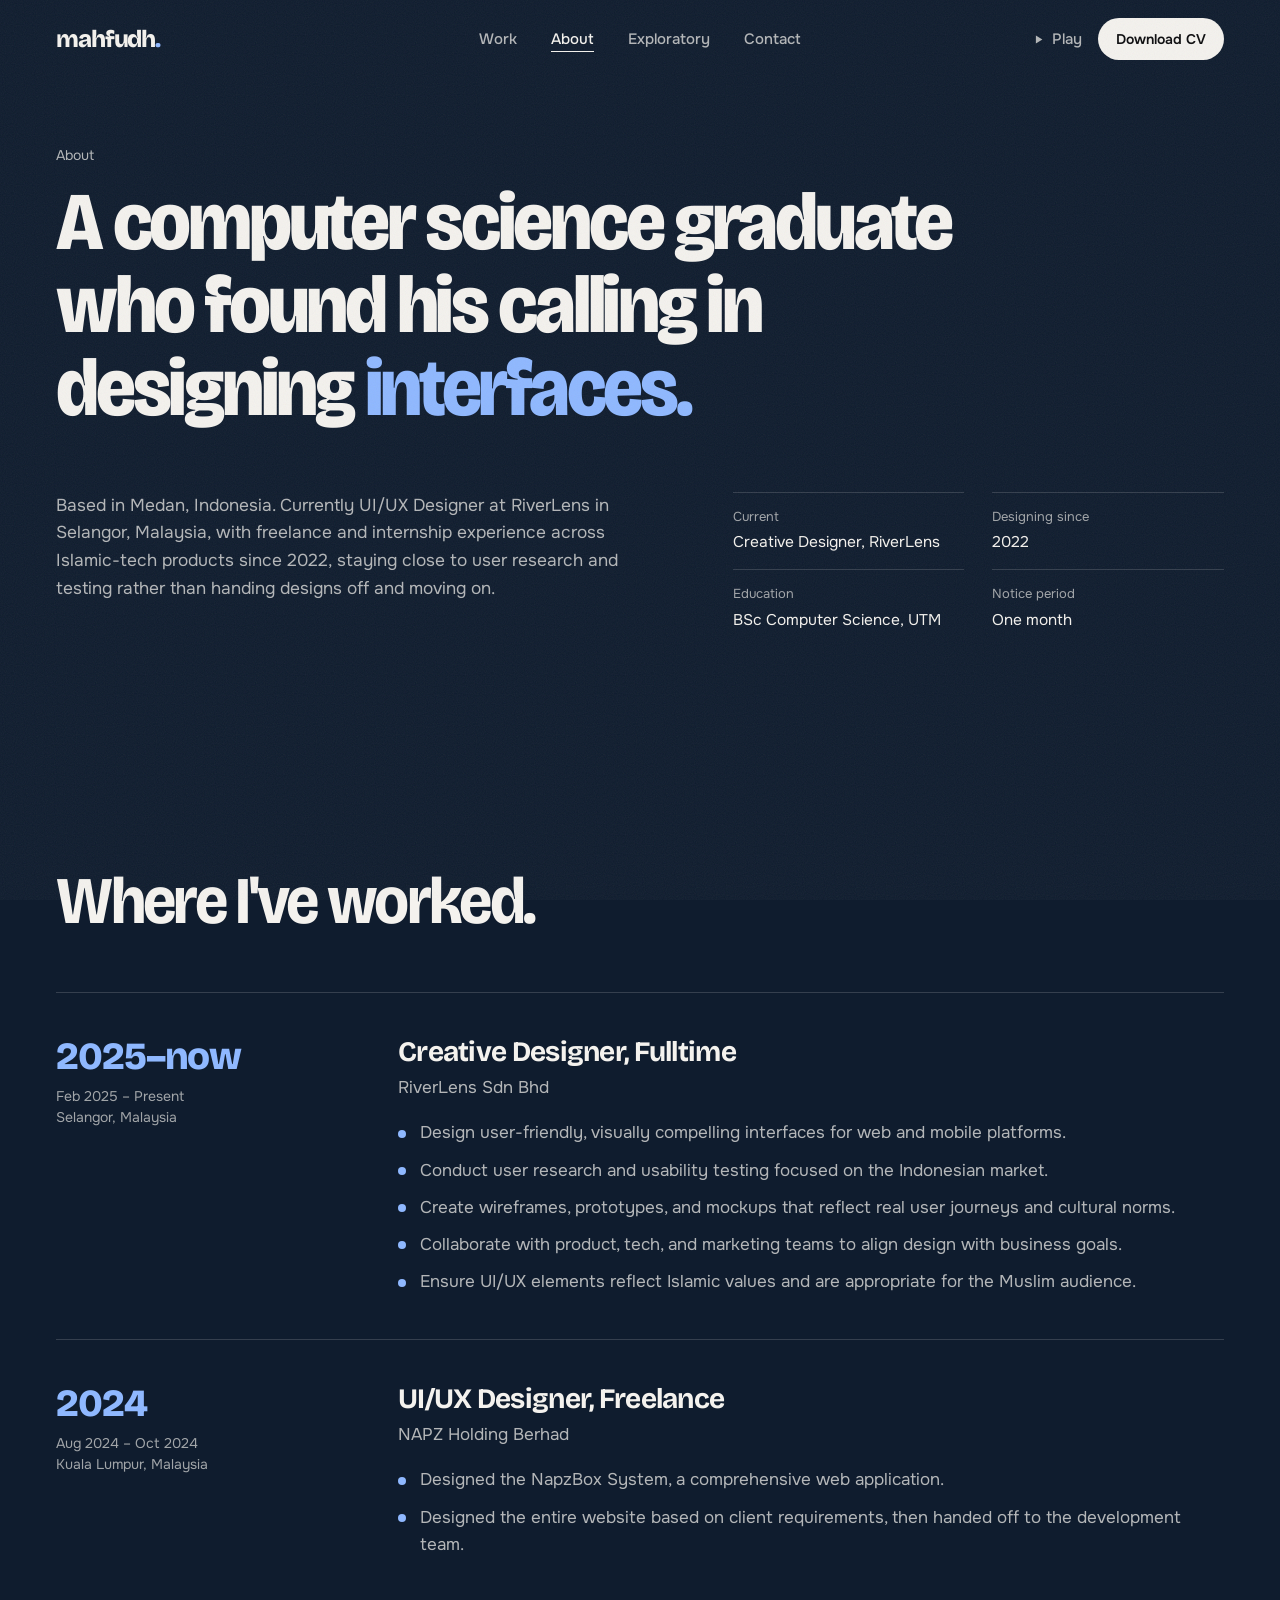
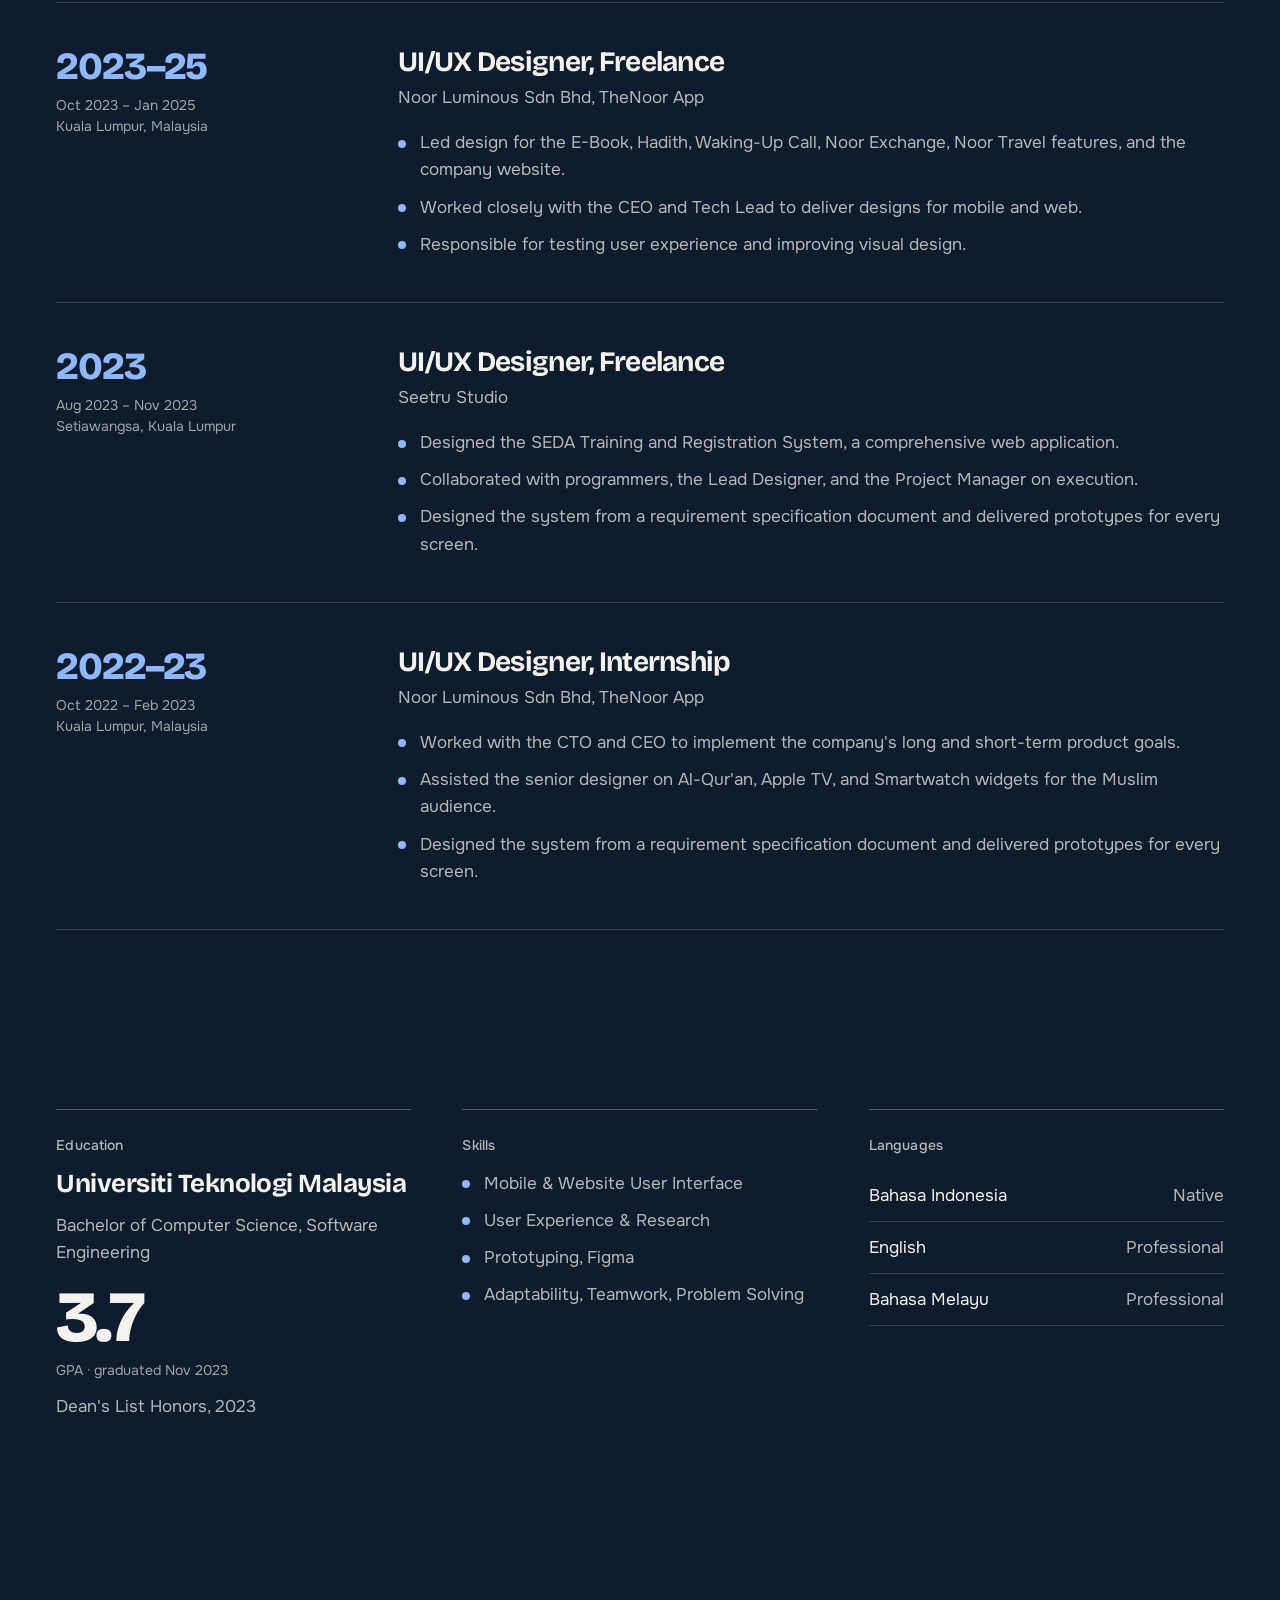
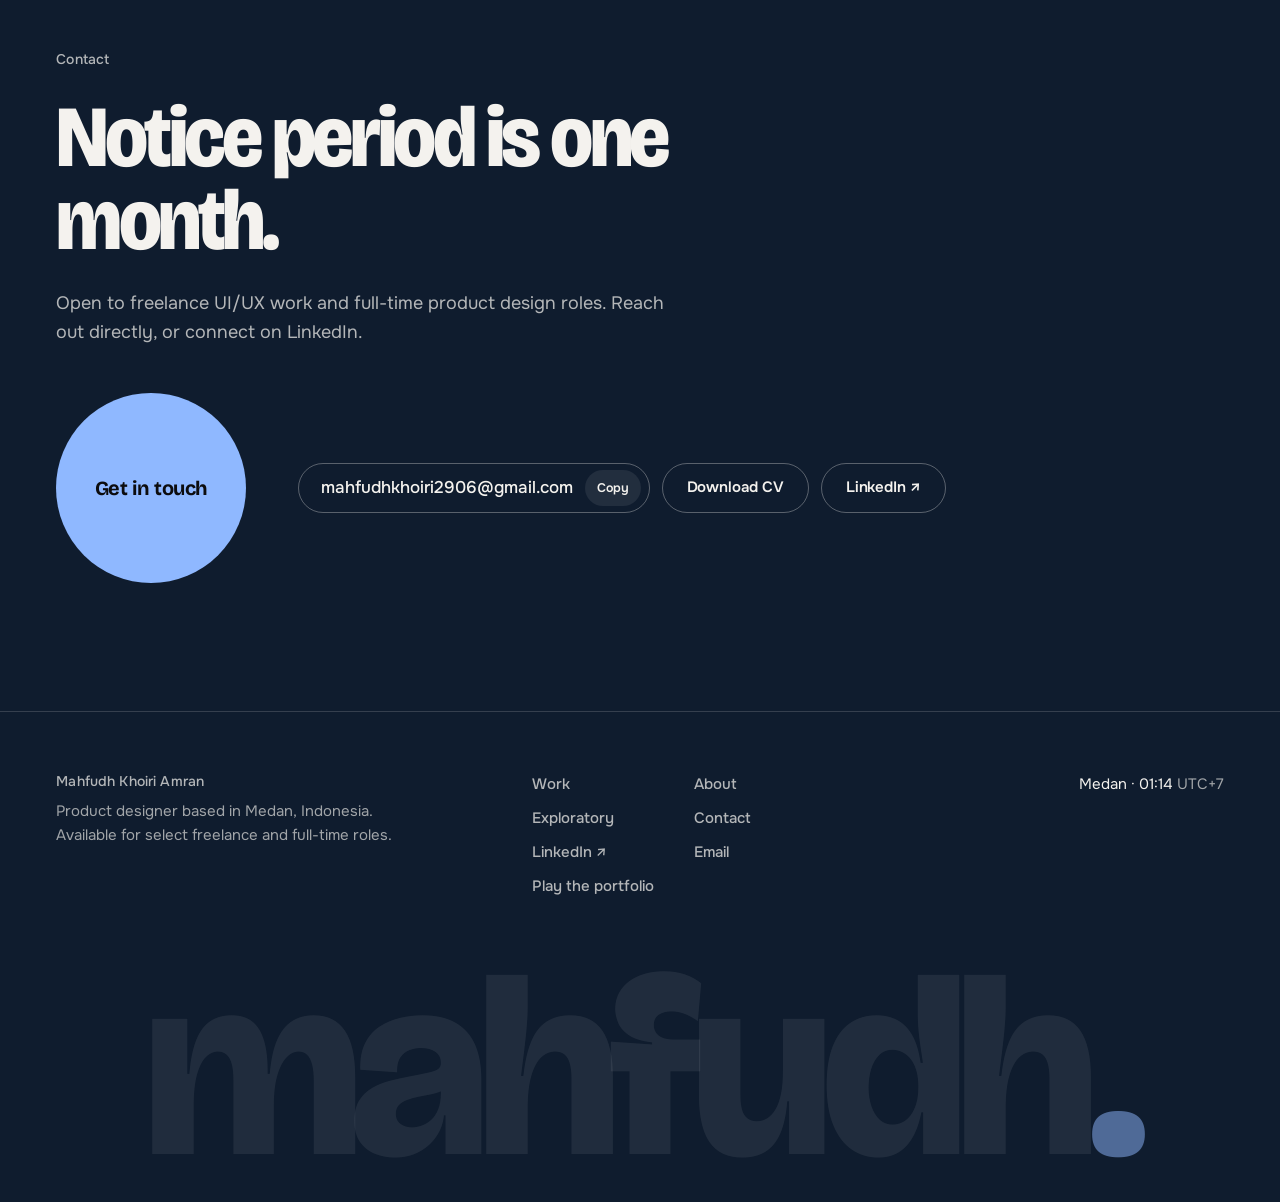
<file: about.html>
<!doctype html>
<html lang="en" style="--bg:#0f1c2e;--accent:#8fb8ff">
<head>
<meta charset="utf-8">
<meta name="viewport" content="width=device-width, initial-scale=1">
<title>About — Mahfudh Khoiri Amran</title>
<meta name="description" content="Mahfudh Khoiri Amran: computer science graduate and product designer based in Medan, Indonesia. Experience, education, skills and languages.">
<meta name="theme-color" content="#0f1c2e">
<link rel="preconnect" href="https://fonts.googleapis.com">
<link rel="preconnect" href="https://fonts.gstatic.com" crossorigin>
<link rel="stylesheet" href="https://fonts.googleapis.com/css2?family=Bricolage+Grotesque:opsz,wdth,wght@12..96,75..100,300..800&family=Onest:wght@400;500;600&display=swap">
<link rel="stylesheet" href="styles.css?v=r3-7">
<script>document.documentElement.classList.add('js');</script>
</head>
<body class="">
<a class="skip" href="#main">Skip to content</a>
<div class="grain" aria-hidden="true"></div>
<div class="cursor" data-cursor aria-hidden="true"><span data-cursor-label></span></div>
<header class="top" data-top>
  <a class="wordmark" href="index.html" aria-label="mahfudh, home">mahfudh<span>.</span></a>
  <nav class="nav" aria-label="Primary"><a class="nav-link" href="index.html#work"><span>Work</span></a><a class="nav-link is-on" aria-current="page" href="about.html"><span>About</span></a><a class="nav-link" href="exploratory.html"><span>Exploratory</span></a><a class="nav-link" href="contact.html"><span>Contact</span></a></nav>
  <div class="top-right">
    <a class="play" href="play/"><svg class="arr" viewBox="0 0 20 20" aria-hidden="true"><path d="M6 4v12l10-6Z" fill="currentColor"/></svg><span>Play</span></a>
    <a class="pill pill-paper" href="files/Mahfudh-Khoiri-Amran-CV.pdf" download="Mahfudh-Khoiri-Amran-CV.pdf" data-magnetic>Download CV</a>
    <button type="button" class="menu-btn" data-menu aria-expanded="false" aria-controls="menu"><span class="sr-only">Menu</span><i></i><i></i></button>
  </div>
</header>
<div class="menu" id="menu" data-menu-panel hidden>
  <nav aria-label="Mobile"><a class="menu-link" href="index.html#work" style="--i:0">Work</a><a class="menu-link" href="about.html" style="--i:1">About</a><a class="menu-link" href="exploratory.html" style="--i:2">Exploratory</a><a class="menu-link" href="contact.html" style="--i:3">Contact</a></nav>
  <div class="menu-foot"><a class="pill pill-paper" href="files/Mahfudh-Khoiri-Amran-CV.pdf" download="Mahfudh-Khoiri-Amran-CV.pdf">Download CV</a><a class="pill pill-line" href="play/"><svg class="arr" viewBox="0 0 20 20" aria-hidden="true"><path d="M6 4v12l10-6Z" fill="currentColor"/></svg> Play the portfolio</a></div>
</div>
<main id="main">

<section class="page-hero" data-bg="#0f1c2e" data-accent="#8fb8ff">
  <div class="wrap">
    <p class="crumbs hero-in" style="--d:0">About</p>
    <h1 class="page-title"><span class="sr-only">A computer science graduate who found his calling in designing interfaces.</span>
      <span class="hl" aria-hidden="true"><span style="--d:1">A computer science graduate</span></span>
      <span class="hl" aria-hidden="true"><span style="--d:2">who found his calling in</span></span>
      <span class="hl" aria-hidden="true"><span style="--d:3">designing <em class="accent">interfaces.</em></span></span></h1>
    <div class="page-intro hero-in" style="--d:4">
      <p class="lede">Based in Medan, Indonesia. Currently UI/UX Designer at RiverLens in Selangor, Malaysia, with freelance and internship experience across Islamic-tech products since 2022, staying close to user research and testing rather than handing designs off and moving on.</p>
      <dl class="case-meta"><div><dt>Current</dt><dd>Creative Designer, RiverLens</dd></div><div><dt>Designing since</dt><dd>2022</dd></div><div><dt>Education</dt><dd>BSc Computer Science, UTM</dd></div><div><dt>Notice period</dt><dd>One month</dd></div></dl>
    </div>
  </div>
</section>
<section class="roles-sec" data-bg="#0f1c2e" data-accent="#8fb8ff">
  <div class="wrap"><p class="eyebrow" data-reveal>Experience</p><h2 class="display" data-reveal><span class="sr-only">Where I&#x27;ve worked.</span><span class="lines" aria-hidden="true"><span class="w"><span>Where</span></span> <span class="w"><span>I&#x27;ve</span></span> <span class="w"><span>worked.</span></span> </span></h2><ol class="roles"><li class="role" data-reveal>
      <div class="role-when"><span>2025–now</span><small>Feb 2025 – Present<br>Selangor, Malaysia</small></div>
      <div class="role-body"><h3>Creative Designer, Fulltime</h3><p class="role-org">RiverLens Sdn Bhd</p>
      <ul class="ticks"><li>Design user-friendly, visually compelling interfaces for web and mobile platforms.</li><li>Conduct user research and usability testing focused on the Indonesian market.</li><li>Create wireframes, prototypes, and mockups that reflect real user journeys and cultural norms.</li><li>Collaborate with product, tech, and marketing teams to align design with business goals.</li><li>Ensure UI/UX elements reflect Islamic values and are appropriate for the Muslim audience.</li></ul></div></li><li class="role" data-reveal>
      <div class="role-when"><span>2024</span><small>Aug 2024 – Oct 2024<br>Kuala Lumpur, Malaysia</small></div>
      <div class="role-body"><h3>UI/UX Designer, Freelance</h3><p class="role-org">NAPZ Holding Berhad</p>
      <ul class="ticks"><li>Designed the NapzBox System, a comprehensive web application.</li><li>Designed the entire website based on client requirements, then handed off to the development team.</li></ul></div></li><li class="role" data-reveal>
      <div class="role-when"><span>2023–25</span><small>Oct 2023 – Jan 2025<br>Kuala Lumpur, Malaysia</small></div>
      <div class="role-body"><h3>UI/UX Designer, Freelance</h3><p class="role-org">Noor Luminous Sdn Bhd, TheNoor App</p>
      <ul class="ticks"><li>Led design for the E-Book, Hadith, Waking-Up Call, Noor Exchange, Noor Travel features, and the company website.</li><li>Worked closely with the CEO and Tech Lead to deliver designs for mobile and web.</li><li>Responsible for testing user experience and improving visual design.</li></ul></div></li><li class="role" data-reveal>
      <div class="role-when"><span>2023</span><small>Aug 2023 – Nov 2023<br>Setiawangsa, Kuala Lumpur</small></div>
      <div class="role-body"><h3>UI/UX Designer, Freelance</h3><p class="role-org">Seetru Studio</p>
      <ul class="ticks"><li>Designed the SEDA Training and Registration System, a comprehensive web application.</li><li>Collaborated with programmers, the Lead Designer, and the Project Manager on execution.</li><li>Designed the system from a requirement specification document and delivered prototypes for every screen.</li></ul></div></li><li class="role" data-reveal>
      <div class="role-when"><span>2022–23</span><small>Oct 2022 – Feb 2023<br>Kuala Lumpur, Malaysia</small></div>
      <div class="role-body"><h3>UI/UX Designer, Internship</h3><p class="role-org">Noor Luminous Sdn Bhd, TheNoor App</p>
      <ul class="ticks"><li>Worked with the CTO and CEO to implement the company&#x27;s long and short-term product goals.</li><li>Assisted the senior designer on Al-Qur&#x27;an, Apple TV, and Smartwatch widgets for the Muslim audience.</li><li>Designed the system from a requirement specification document and delivered prototypes for every screen.</li></ul></div></li></ol></div>
</section>
<section class="facts-sec" data-bg="#151518" data-accent="#9db4ff">
  <div class="wrap facts">
    <div class="fact" data-reveal><p class="eyebrow">Education</p><h3>Universiti Teknologi Malaysia</h3><p>Bachelor of Computer Science, Software Engineering</p><p class="big-num">3.7<small>GPA · graduated Nov 2023</small></p><p class="muted">Dean's List Honors, 2023</p></div>
    <div class="fact" data-reveal><p class="eyebrow">Skills</p><ul class="ticks"><li>Mobile &amp; Website User Interface</li><li>User Experience &amp; Research</li><li>Prototyping, Figma</li><li>Adaptability, Teamwork, Problem Solving</li></ul></div>
    <div class="fact" data-reveal><p class="eyebrow">Languages</p><dl class="lang"><div><dt>Bahasa Indonesia</dt><dd>Native</dd></div><div><dt>English</dt><dd>Professional</dd></div><div><dt>Bahasa Melayu</dt><dd>Professional</dd></div></dl></div>
  </div>
</section>
<section class="cta" data-bg="#0c0c0e" data-accent="#9db4ff">
  <div class="wrap">
    <p class="eyebrow" data-reveal>Contact</p>
    <h2 class="cta-title" data-reveal><span class="sr-only">Notice period is one month.</span><span class="lines" aria-hidden="true"><span class="w"><span>Notice</span></span> <span class="w"><span>period</span></span> <span class="w"><span>is</span></span> <span class="w"><span>one</span></span> <span class="w"><span>month.</span></span> </span></h2>
    <p class="cta-copy" data-reveal>Open to freelance UI/UX work and full-time product design roles. Reach out directly, or connect on LinkedIn.</p>
    <div class="cta-actions" data-reveal>
      <a class="orb" href="contact.html" data-magnetic data-cursor-text="Write"><span>Get in touch</span></a>
      <div class="cta-links">
        <button type="button" class="copy" data-copy="mahfudhkhoiri2906@gmail.com"><span data-copy-label>mahfudhkhoiri2906@gmail.com</span><small>Copy</small></button>
        <a class="pill pill-line" href="files/Mahfudh-Khoiri-Amran-CV.pdf" download="Mahfudh-Khoiri-Amran-CV.pdf">Download CV</a>
        <a class="pill pill-line" href="https://www.linkedin.com/in/mahfudhkho/" target="_blank" rel="noopener">LinkedIn ↗</a>
      </div>
    </div>
  </div>
</section>
</main>
<footer class="foot" data-bg="#0c0c0e" data-accent="#9db4ff">
  <div class="wrap foot-grid">
    <div><p class="eyebrow">Mahfudh Khoiri Amran</p><p class="foot-fine">Product designer based in Medan, Indonesia. Available for select freelance and full-time roles.</p></div>
    <nav class="foot-links" aria-label="Footer">
      <a href="index.html#work">Work</a><a href="about.html">About</a><a href="exploratory.html">Exploratory</a><a href="contact.html">Contact</a>
      <a href="https://www.linkedin.com/in/mahfudhkho/" target="_blank" rel="noopener">LinkedIn ↗</a><a href="mailto:mahfudhkhoiri2906@gmail.com">Email</a><a href="play/">Play the portfolio</a>
    </nav>
    <p class="foot-time">Medan · <span data-clock>--:--</span> <span class="muted">UTC+7</span></p>
  </div>
  <p class="foot-mark" aria-hidden="true">mahfudh<span>.</span></p>
</footer>
<dialog class="dlg viewer" data-lb aria-label="Screen viewer">
  <div class="viewer-top"><span class="viewer-count" data-lb-count>01 / 01</span><span class="viewer-cap" data-lb-cap></span><button type="button" class="viewer-x" data-lb-close>Close</button></div>
  <figure class="viewer-stage" data-lb-stage></figure>
  <button type="button" class="viewer-nav viewer-prev" data-lb-prev aria-label="Previous screen">←</button>
  <button type="button" class="viewer-nav viewer-next" data-lb-next aria-label="Next screen">→</button>
</dialog>
<script src="script.js?v=r3-7" defer></script>
</body>
</html>
</file>
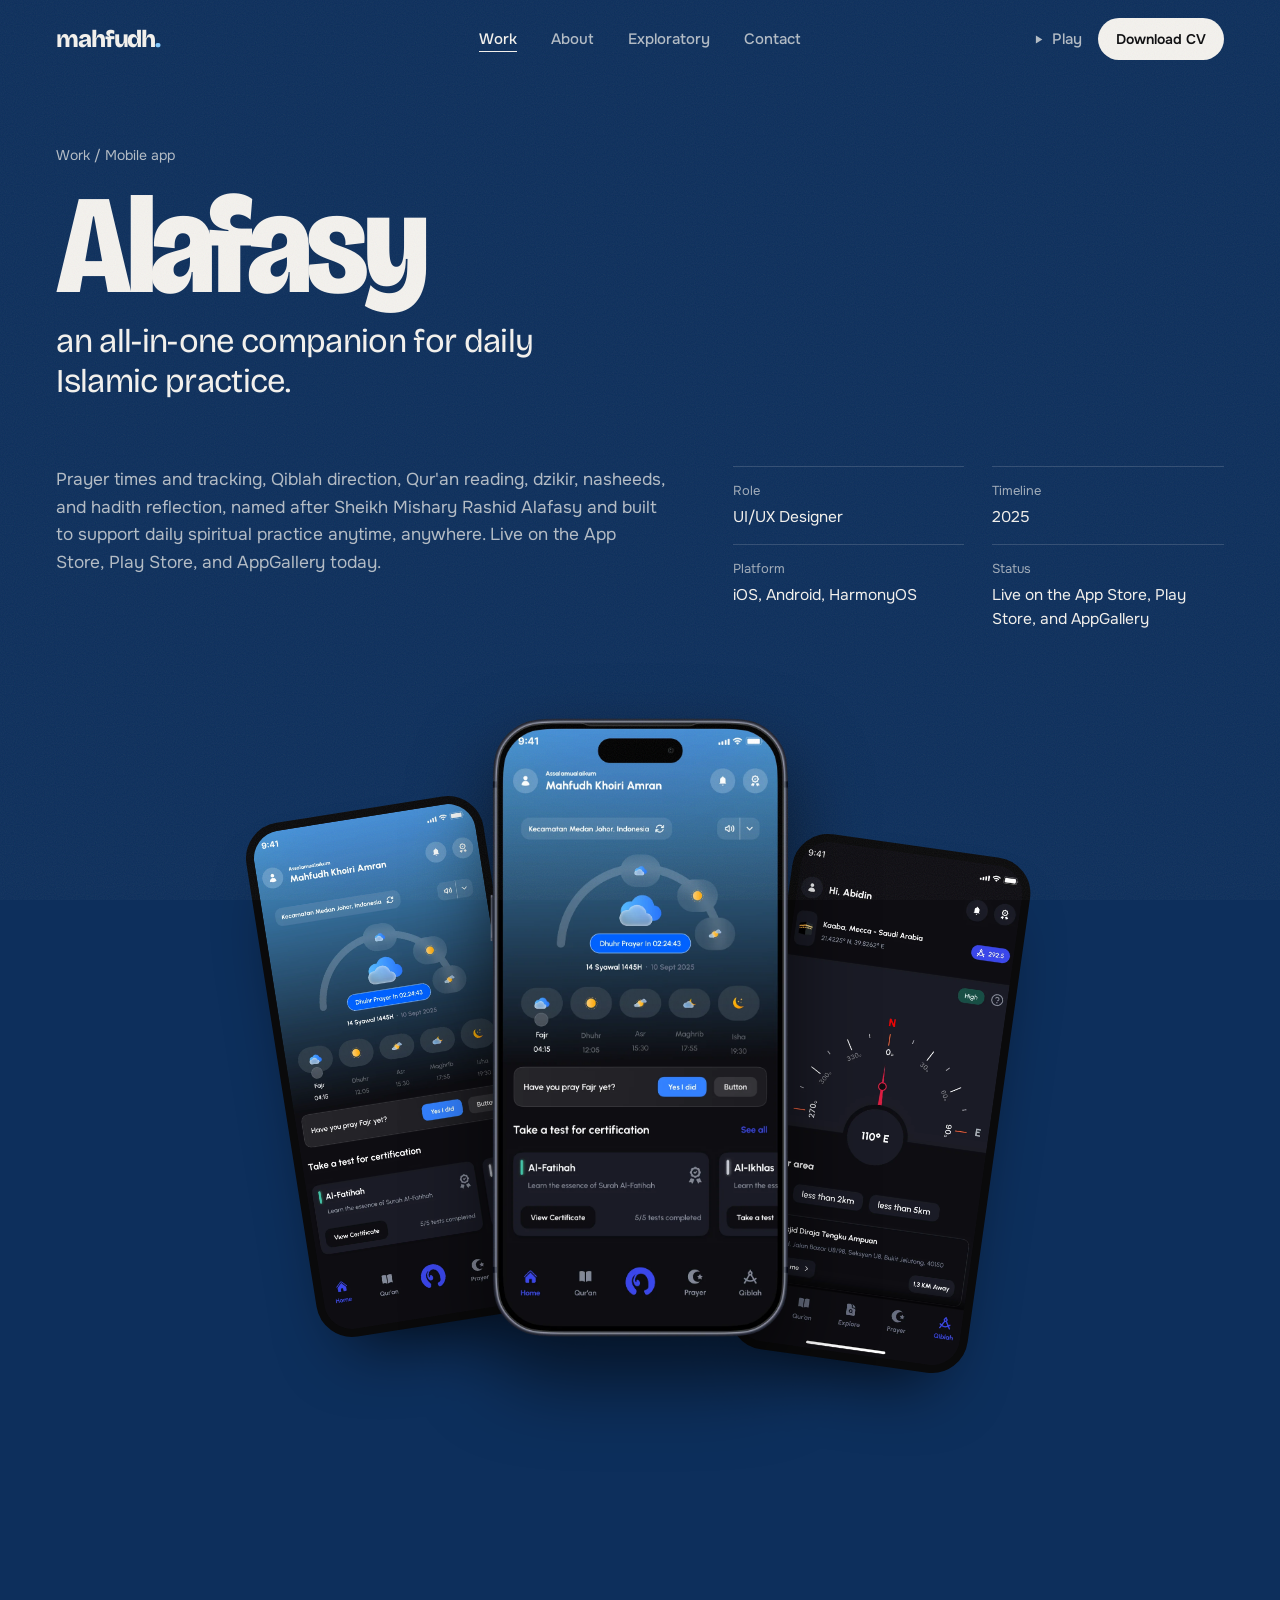
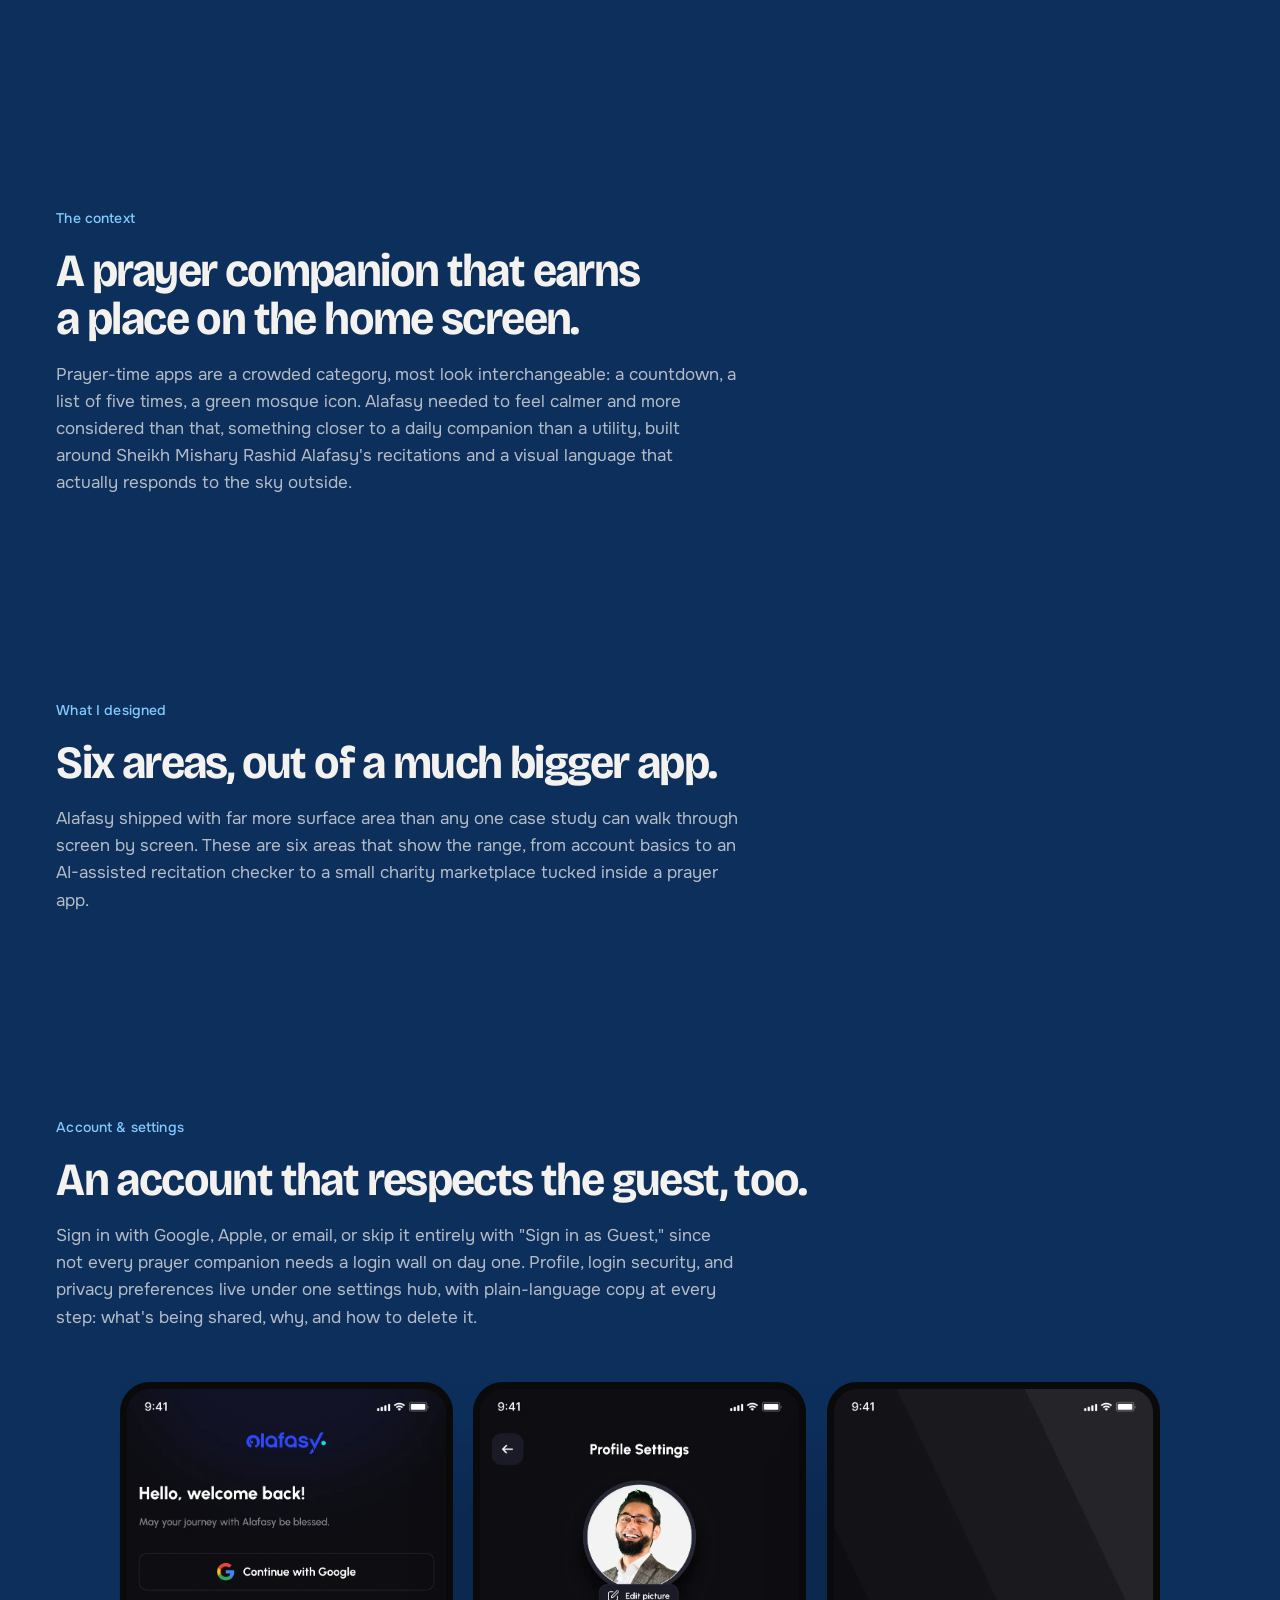
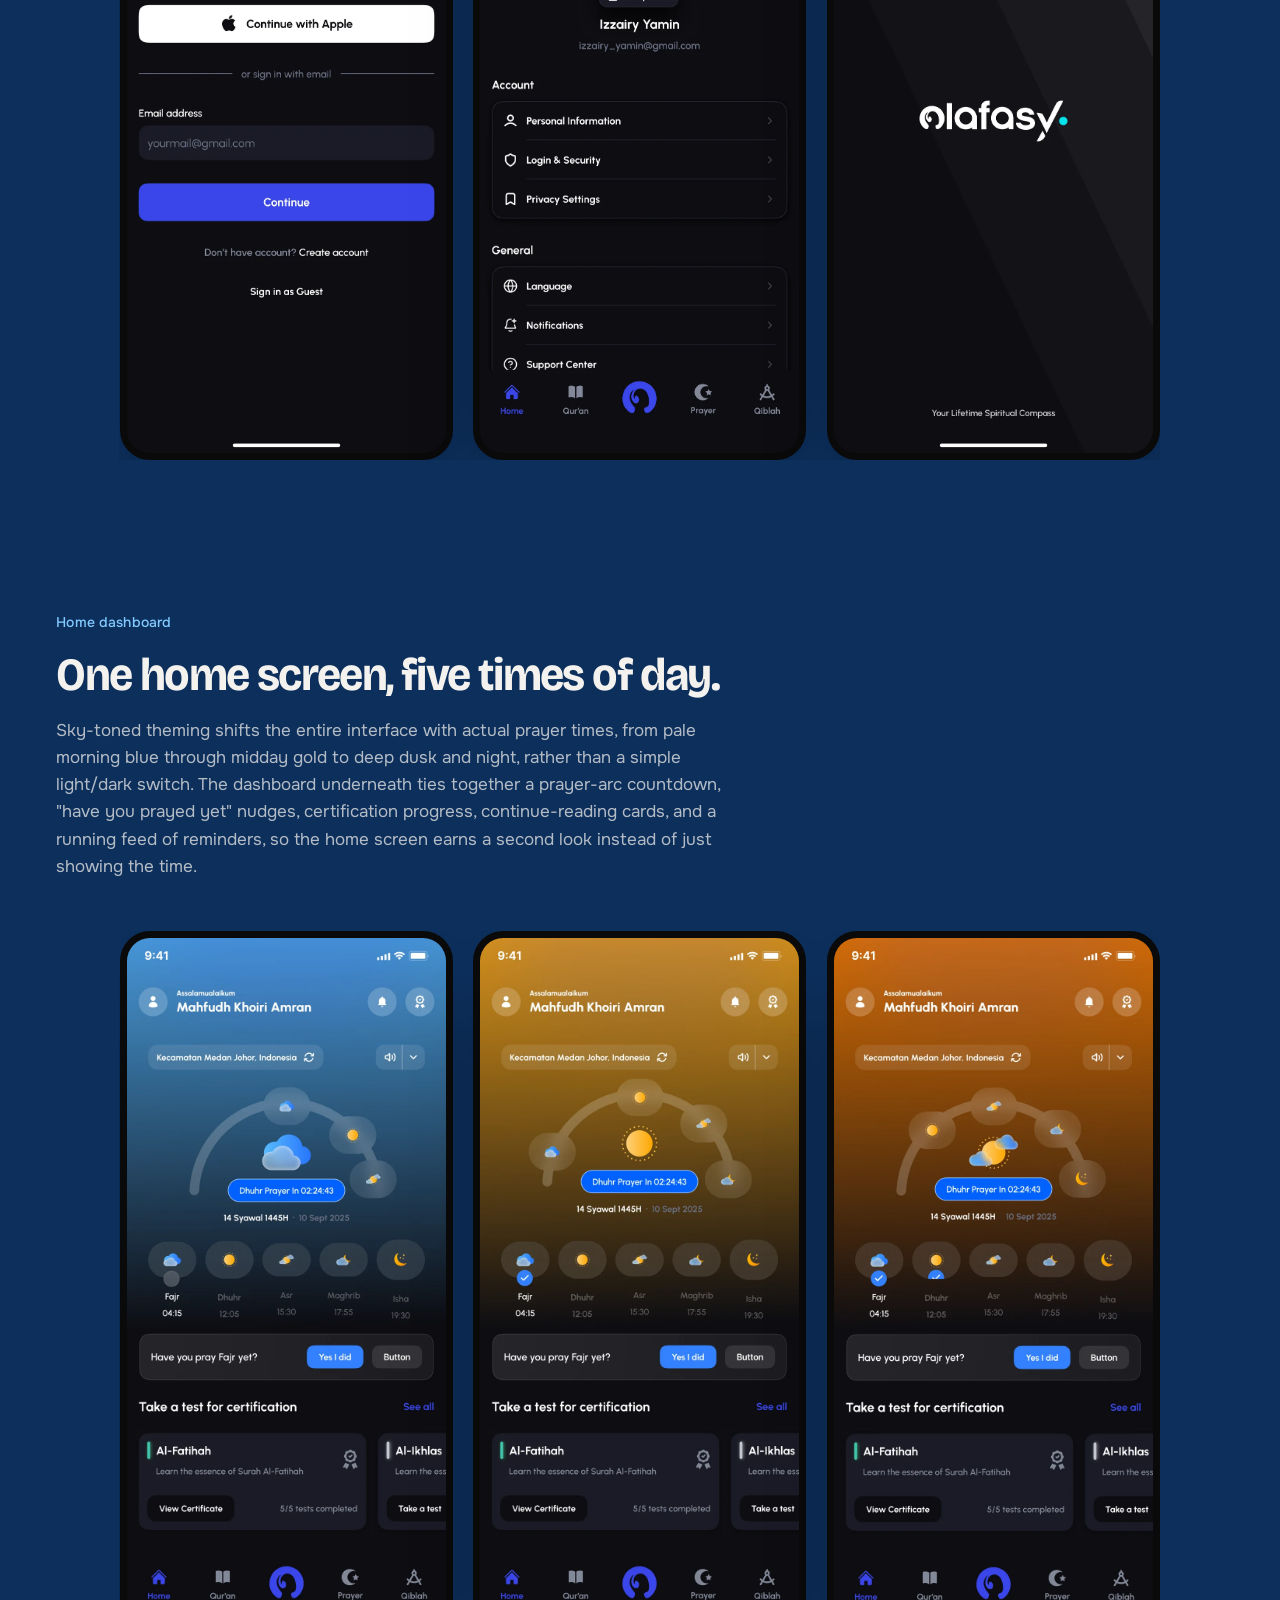
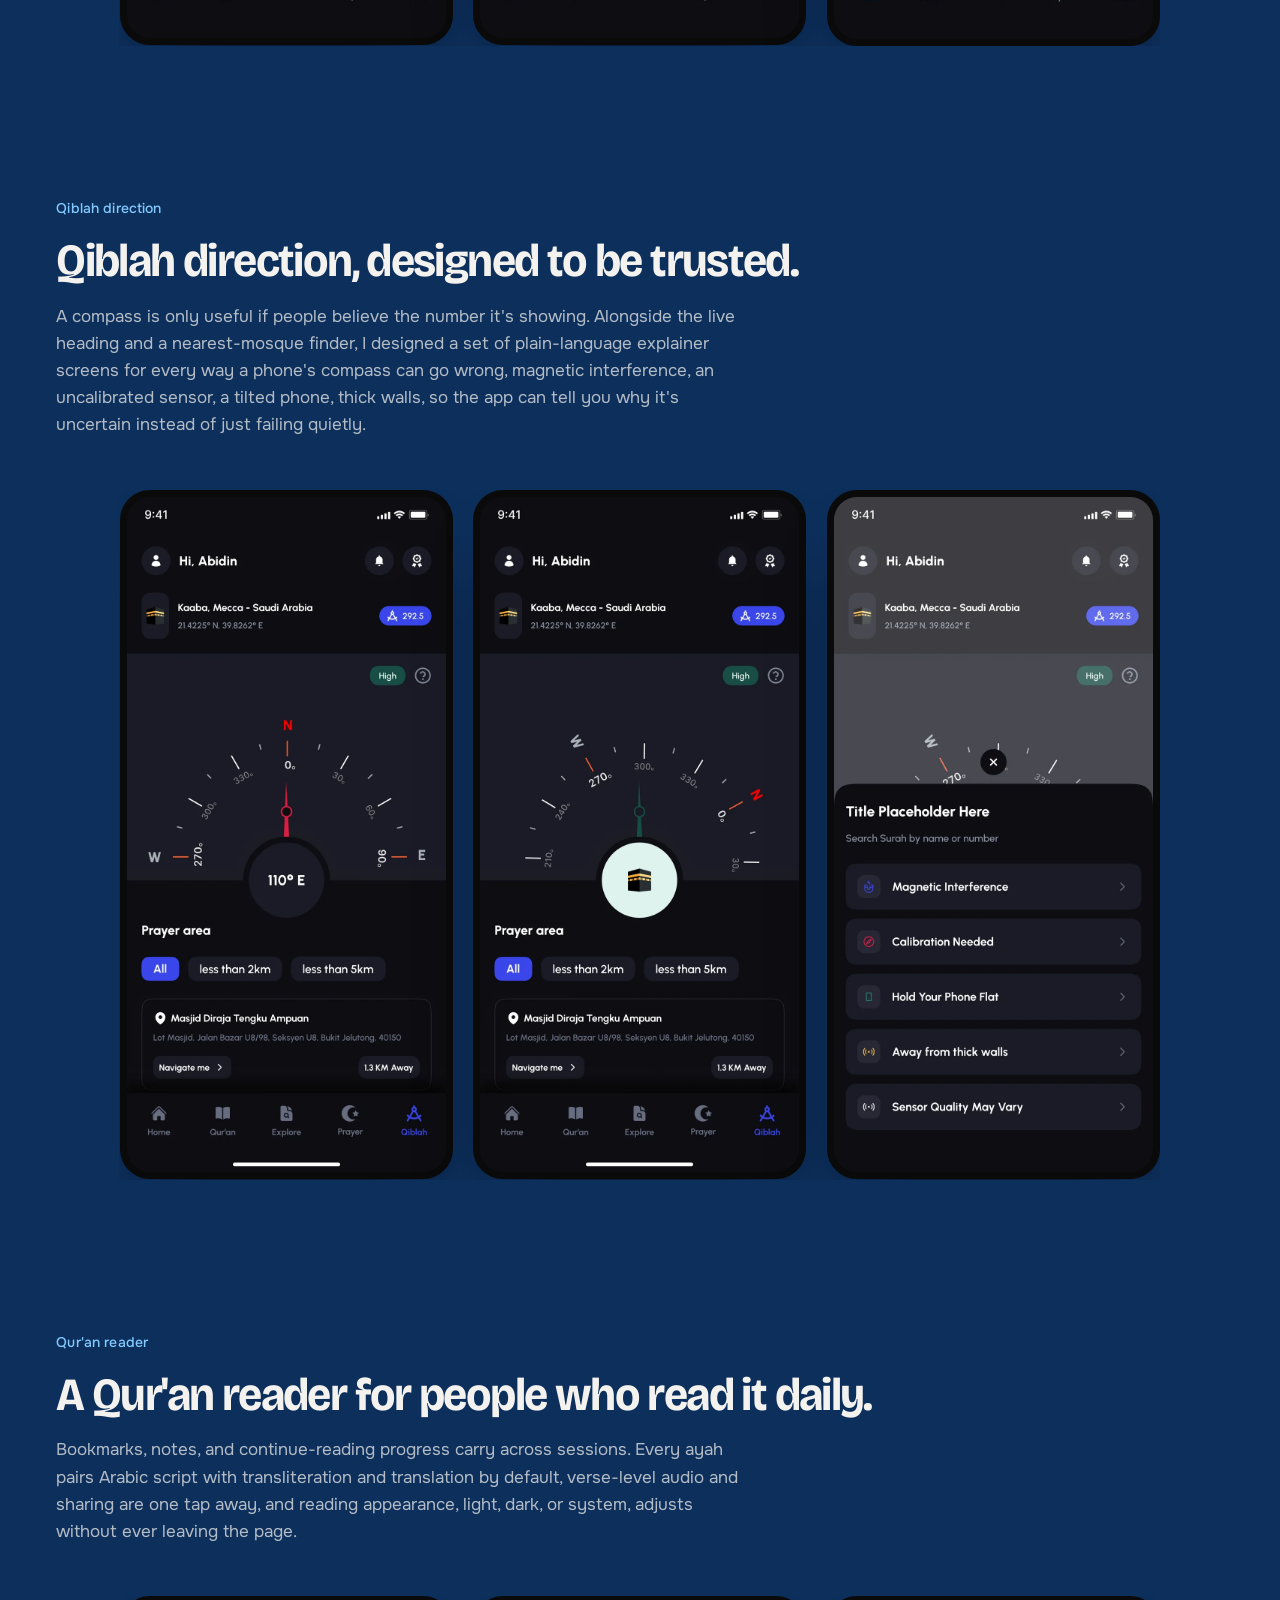
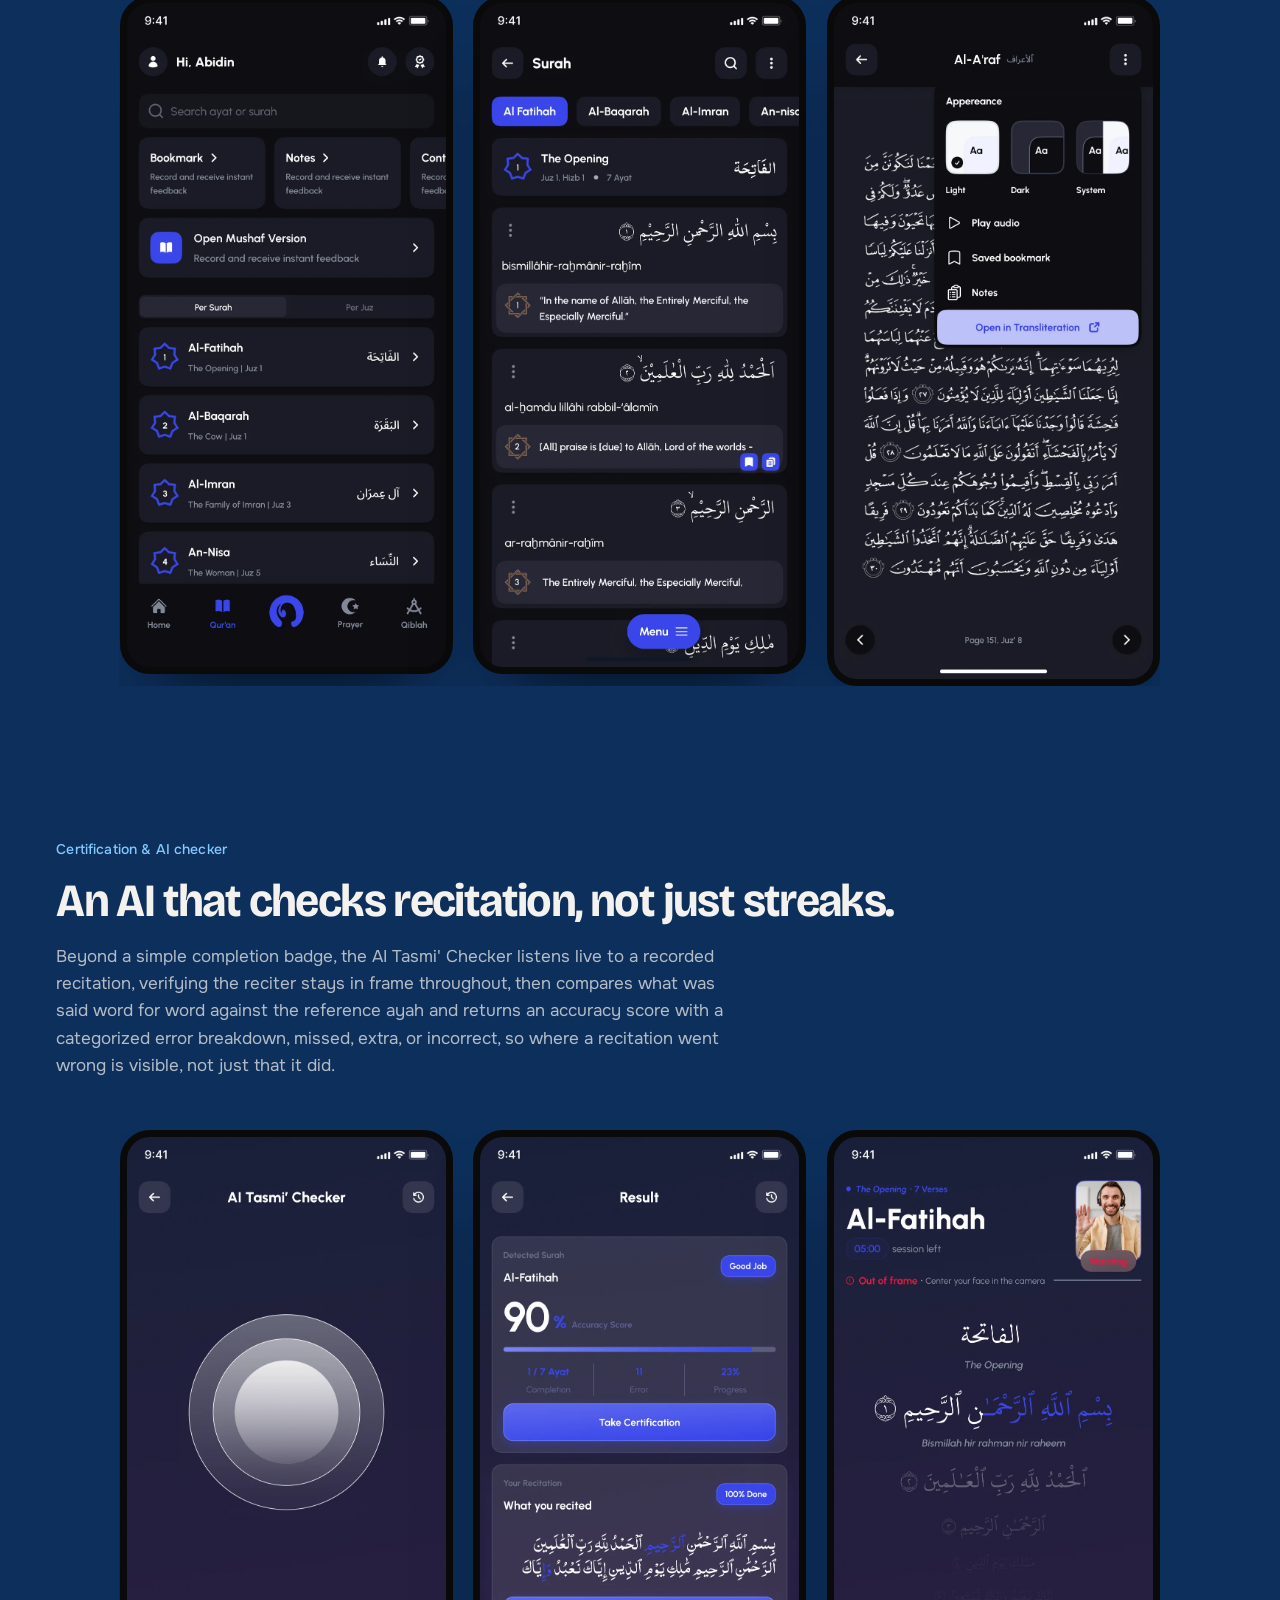
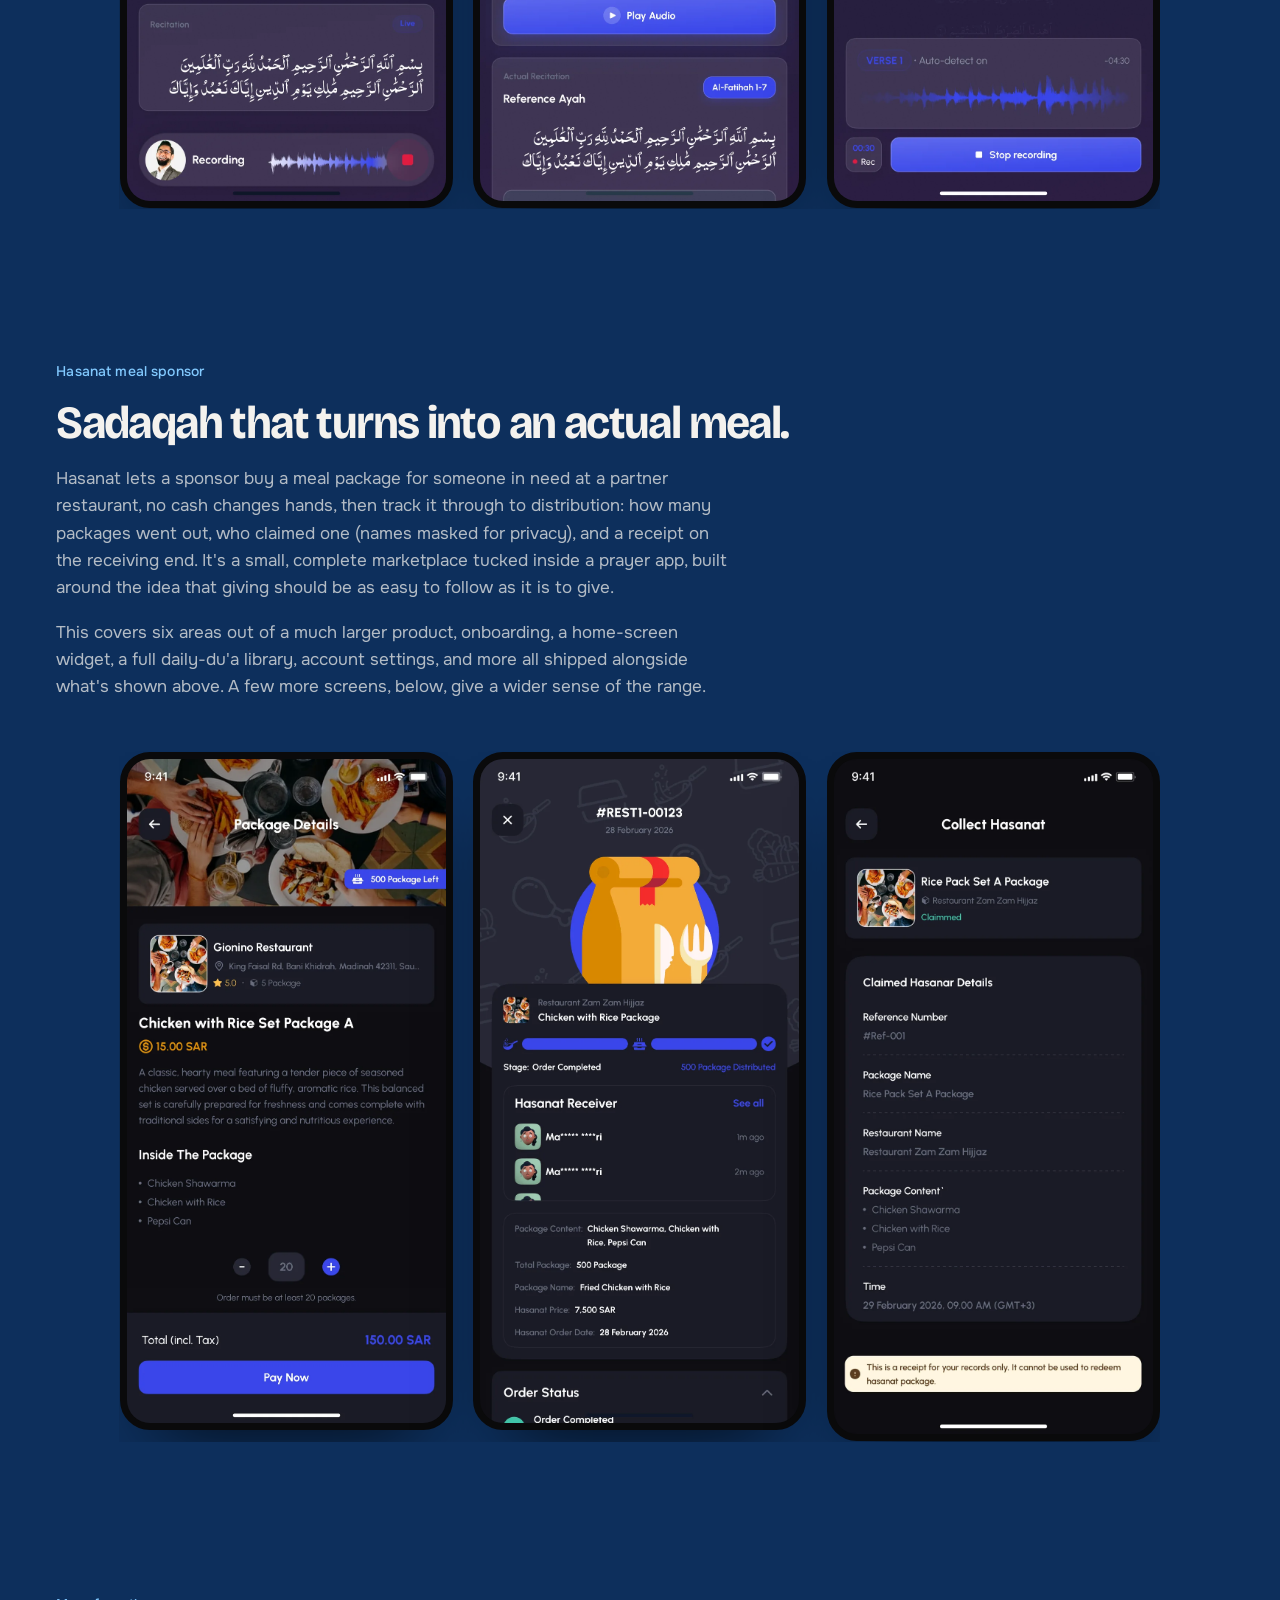
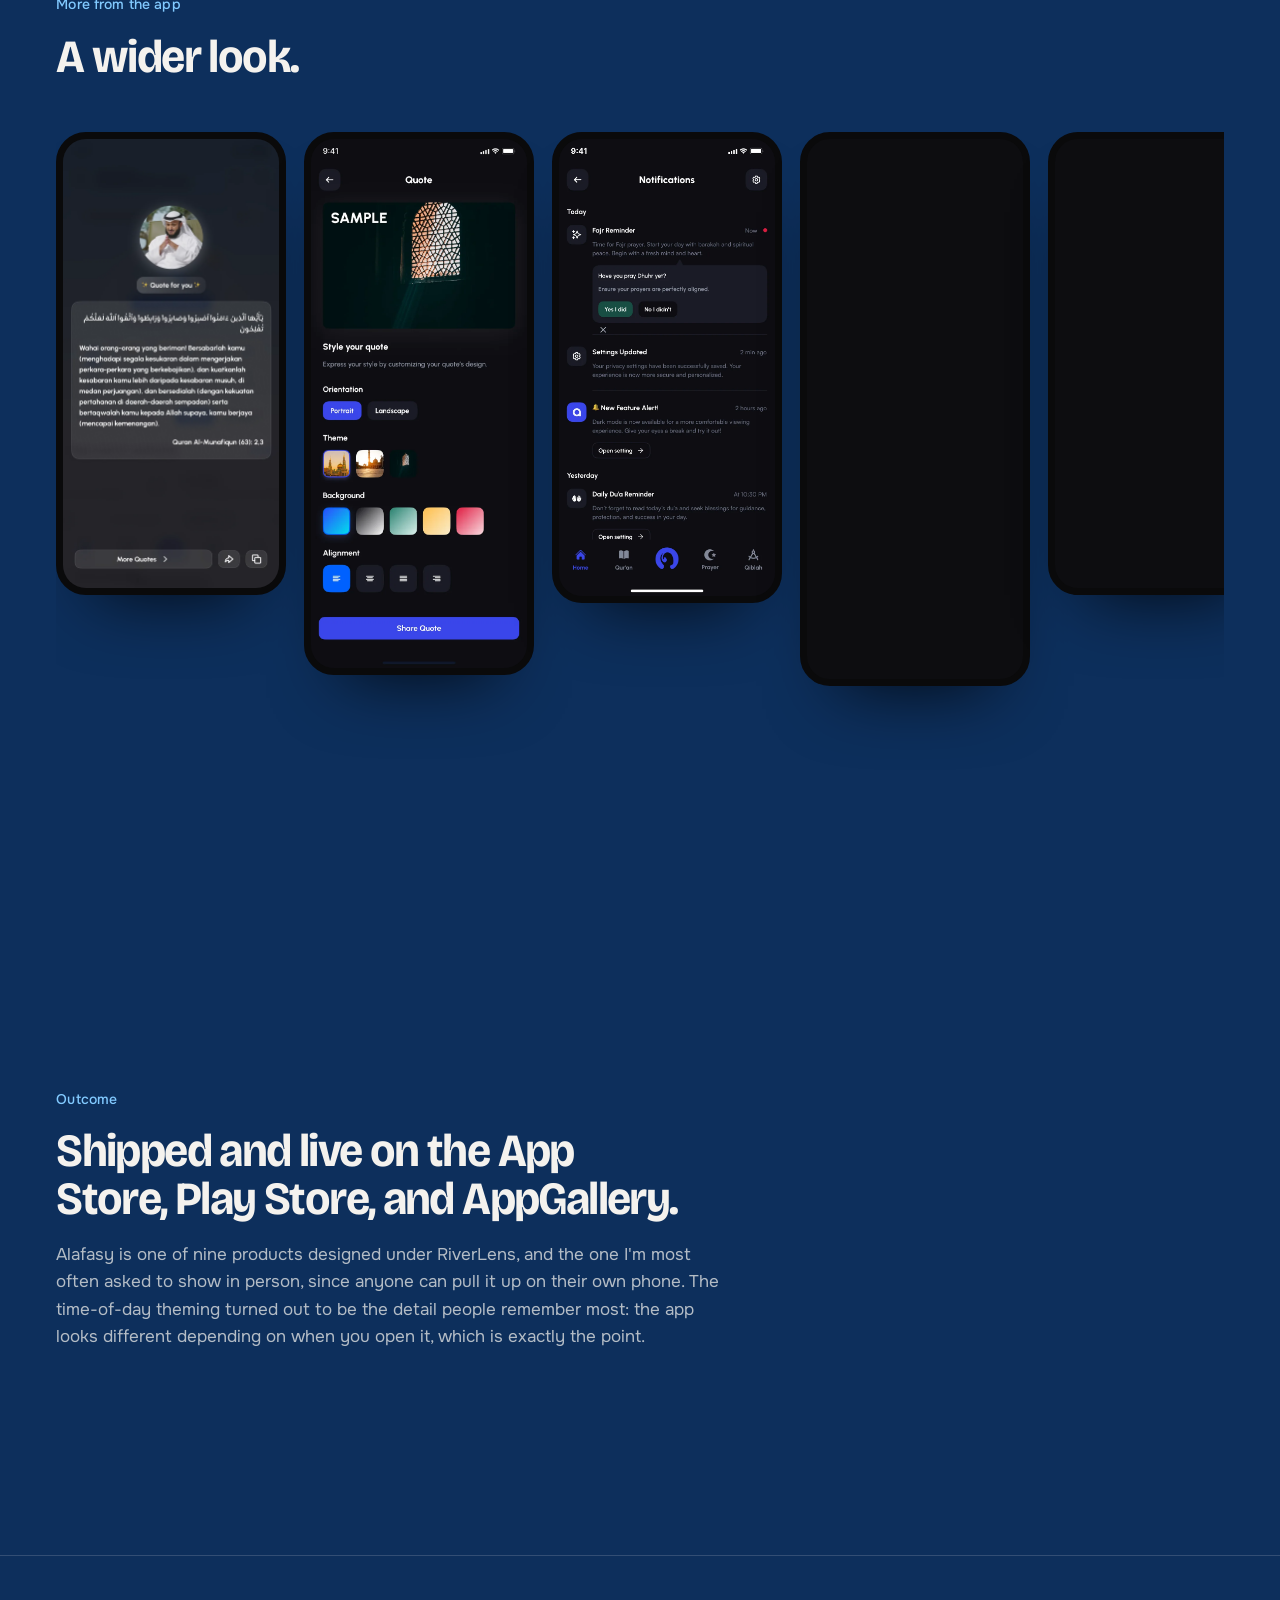
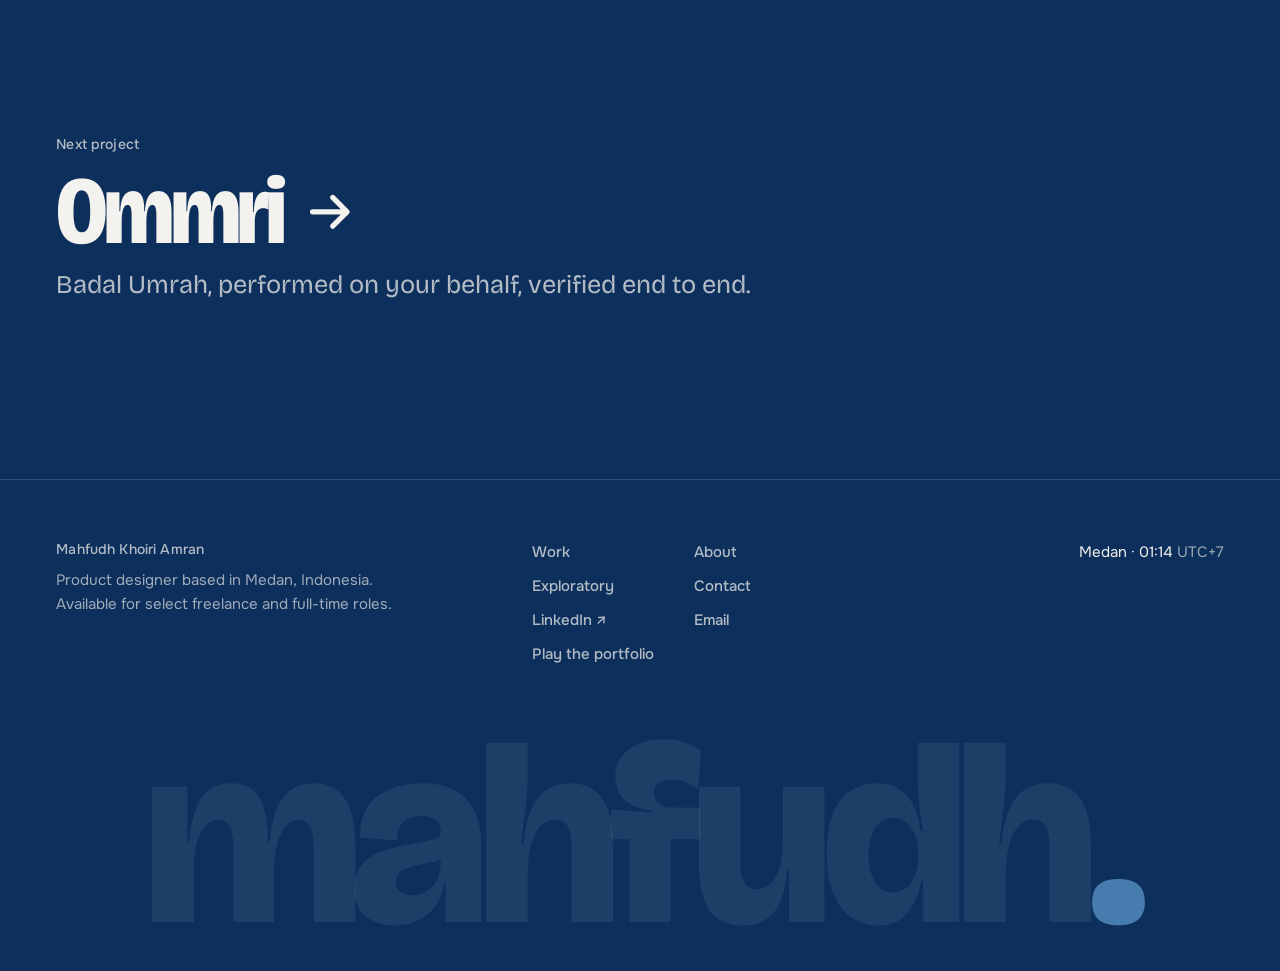
<file: case-alafasy.html>
<!doctype html>
<html lang="en" style="--bg:#0d2f5c;--accent:#82caff">
<head>
<meta charset="utf-8">
<meta name="viewport" content="width=device-width, initial-scale=1">
<title>Alafasy — Case study — Mahfudh Khoiri Amran</title>
<meta name="description" content="Prayer times and tracking, Qiblah direction, Qur&#x27;an reading, dzikir, nasheeds, and hadith reflection, named after Sheikh Mishary Rashid Alafasy and built to support daily spiritual practice anytime, anywhere. Live on the App Store, Play Store, and AppGallery today.">
<meta name="theme-color" content="#0d2f5c">
<link rel="preconnect" href="https://fonts.googleapis.com">
<link rel="preconnect" href="https://fonts.gstatic.com" crossorigin>
<link rel="stylesheet" href="https://fonts.googleapis.com/css2?family=Bricolage+Grotesque:opsz,wdth,wght@12..96,75..100,300..800&family=Onest:wght@400;500;600&display=swap">
<link rel="stylesheet" href="styles.css?v=r3-7">
<script>document.documentElement.classList.add('js');</script>
</head>
<body class="is-case">
<a class="skip" href="#main">Skip to content</a>
<div class="grain" aria-hidden="true"></div>
<div class="cursor" data-cursor aria-hidden="true"><span data-cursor-label></span></div>
<header class="top" data-top>
  <a class="wordmark" href="index.html" aria-label="mahfudh, home">mahfudh<span>.</span></a>
  <nav class="nav" aria-label="Primary"><a class="nav-link is-on" aria-current="page" href="index.html#work"><span>Work</span></a><a class="nav-link" href="about.html"><span>About</span></a><a class="nav-link" href="exploratory.html"><span>Exploratory</span></a><a class="nav-link" href="contact.html"><span>Contact</span></a></nav>
  <div class="top-right">
    <a class="play" href="play/"><svg class="arr" viewBox="0 0 20 20" aria-hidden="true"><path d="M6 4v12l10-6Z" fill="currentColor"/></svg><span>Play</span></a>
    <a class="pill pill-paper" href="files/Mahfudh-Khoiri-Amran-CV.pdf" download="Mahfudh-Khoiri-Amran-CV.pdf" data-magnetic>Download CV</a>
    <button type="button" class="menu-btn" data-menu aria-expanded="false" aria-controls="menu"><span class="sr-only">Menu</span><i></i><i></i></button>
  </div>
</header>
<div class="menu" id="menu" data-menu-panel hidden>
  <nav aria-label="Mobile"><a class="menu-link" href="index.html#work" style="--i:0">Work</a><a class="menu-link" href="about.html" style="--i:1">About</a><a class="menu-link" href="exploratory.html" style="--i:2">Exploratory</a><a class="menu-link" href="contact.html" style="--i:3">Contact</a></nav>
  <div class="menu-foot"><a class="pill pill-paper" href="files/Mahfudh-Khoiri-Amran-CV.pdf" download="Mahfudh-Khoiri-Amran-CV.pdf">Download CV</a><a class="pill pill-line" href="play/"><svg class="arr" viewBox="0 0 20 20" aria-hidden="true"><path d="M6 4v12l10-6Z" fill="currentColor"/></svg> Play the portfolio</a></div>
</div>
<main id="main">

<section class="case-hero" data-bg="#0d2f5c" data-accent="#82caff">
  <div class="wrap">
    <p class="crumbs hero-in" style="--d:0"><a href="index.html#work">Work</a> <span aria-hidden="true">/</span> Mobile app</p>
    <h1 class="case-title"><span class="sr-only">Alafasy</span><span class="hl" aria-hidden="true"><span style="--d:1">Alafasy</span></span></h1>
    <p class="case-tag hero-in" style="--d:2">an all-in-one companion for daily Islamic practice.</p>
    <div class="case-intro hero-in" style="--d:3">
      <p class="lede">Prayer times and tracking, Qiblah direction, Qur&#x27;an reading, dzikir, nasheeds, and hadith reflection, named after Sheikh Mishary Rashid Alafasy and built to support daily spiritual practice anytime, anywhere. Live on the App Store, Play Store, and AppGallery today.</p>
      <dl class="case-meta"><div><dt>Role</dt><dd>UI/UX Designer</dd></div><div><dt>Timeline</dt><dd>2025</dd></div><div><dt>Platform</dt><dd>iOS, Android, HarmonyOS</dd></div><div><dt>Status</dt><dd>Live on the App Store, Play Store, and AppGallery</dd></div></dl>
    </div>
  </div>
  <div class="wrap case-cover hero-in" style="--d:4; view-transition-name: media-alafasy"><div data-parallax="-0.05"><div class="stack phones cover-stack">
      <div class="phone ph ph-back"><img src="images/alafasy-home-blue.webp" width="820" height="1800" alt="Alafasy screen" loading="lazy" decoding="async"></div>
      <div class="ph ph-front"><img src="images/alafasy-mockup-dark.webp" width="863" height="1800" alt="Alafasy shown in an iPhone frame" fetchpriority="high" decoding="async"></div>
      <div class="phone ph ph-side"><img src="images/alafasy-qiblah-compass2.webp" width="850" height="1800" alt="Alafasy screen" loading="lazy" decoding="async"></div></div></div></div>
</section>
<div class="case-body" data-bg="#0d2f5c" data-accent="#82caff">
<section class="scene">
  <div class="wrap"><div class="scene-text wide"><p class="eyebrow accent" data-reveal>The context</p><h2 class="h2" data-reveal><span class="sr-only">A prayer companion that earns a place on the home screen.</span><span class="lines" aria-hidden="true"><span class="w"><span>A</span></span> <span class="w"><span>prayer</span></span> <span class="w"><span>companion</span></span> <span class="w"><span>that</span></span> <span class="w"><span>earns</span></span> <span class="w"><span>a</span></span> <span class="w"><span>place</span></span> <span class="w"><span>on</span></span> <span class="w"><span>the</span></span> <span class="w"><span>home</span></span> <span class="w"><span>screen.</span></span> </span></h2><p data-reveal>Prayer-time apps are a crowded category, most look interchangeable: a countdown, a list of five times, a green mosque icon. Alafasy needed to feel calmer and more considered than that, something closer to a daily companion than a utility, built around Sheikh Mishary Rashid Alafasy&#x27;s recitations and a visual language that actually responds to the sky outside.</p></div></div>
</section>
<section class="scene">
  <div class="wrap"><div class="scene-text wide"><p class="eyebrow accent" data-reveal>What I designed</p><h2 class="h2" data-reveal><span class="sr-only">Six areas, out of a much bigger app.</span><span class="lines" aria-hidden="true"><span class="w"><span>Six</span></span> <span class="w"><span>areas,</span></span> <span class="w"><span>out</span></span> <span class="w"><span>of</span></span> <span class="w"><span>a</span></span> <span class="w"><span>much</span></span> <span class="w"><span>bigger</span></span> <span class="w"><span>app.</span></span> </span></h2><p data-reveal>Alafasy shipped with far more surface area than any one case study can walk through screen by screen. These are six areas that show the range, from account basics to an AI-assisted recitation checker to a small charity marketplace tucked inside a prayer app.</p></div></div>
</section>
<section class="scene">
  <div class="wrap"><div class="scene-text wide"><p class="eyebrow accent" data-reveal>Account &amp; settings</p><h2 class="h2" data-reveal><span class="sr-only">An account that respects the guest, too.</span><span class="lines" aria-hidden="true"><span class="w"><span>An</span></span> <span class="w"><span>account</span></span> <span class="w"><span>that</span></span> <span class="w"><span>respects</span></span> <span class="w"><span>the</span></span> <span class="w"><span>guest,</span></span> <span class="w"><span>too.</span></span> </span></h2><p data-reveal>Sign in with Google, Apple, or email, or skip it entirely with &quot;Sign in as Guest,&quot; since not every prayer companion needs a login wall on day one. Profile, login security, and privacy preferences live under one settings hub, with plain-language copy at every step: what&#x27;s being shared, why, and how to delete it.</p></div><div class="shots n3 is-tall" data-reveal="clip"><button type="button" class="shot tall" data-shot="alafasy" data-full="images/alafasy-login-welcome.webp" data-alt="Alafasy login screen with Google, Apple, and email sign-in" data-cursor-text="Zoom"><img src="images/alafasy-login-welcome.webp" width="865" height="1800" alt="Alafasy login screen with Google, Apple, and email sign-in" loading="lazy" decoding="async"></button><button type="button" class="shot tall" data-shot="alafasy" data-full="images/alafasy-settings-profile.webp" data-alt="Alafasy profile settings screen" data-cursor-text="Zoom"><img src="images/alafasy-settings-profile.webp" width="865" height="1800" alt="Alafasy profile settings screen" loading="lazy" decoding="async"></button><button type="button" class="shot tall" data-shot="alafasy" data-full="images/alafasy-splash.webp" data-alt="Alafasy splash screen with logo and Your Lifetime Spiritual Compass tagline" data-cursor-text="Zoom"><img src="images/alafasy-splash.webp" width="865" height="1800" alt="Alafasy splash screen with logo and Your Lifetime Spiritual Compass tagline" loading="lazy" decoding="async"></button></div></div>
</section>
<section class="scene">
  <div class="wrap"><div class="scene-text wide"><p class="eyebrow accent" data-reveal>Home dashboard</p><h2 class="h2" data-reveal><span class="sr-only">One home screen, five times of day.</span><span class="lines" aria-hidden="true"><span class="w"><span>One</span></span> <span class="w"><span>home</span></span> <span class="w"><span>screen,</span></span> <span class="w"><span>five</span></span> <span class="w"><span>times</span></span> <span class="w"><span>of</span></span> <span class="w"><span>day.</span></span> </span></h2><p data-reveal>Sky-toned theming shifts the entire interface with actual prayer times, from pale morning blue through midday gold to deep dusk and night, rather than a simple light/dark switch. The dashboard underneath ties together a prayer-arc countdown, &quot;have you prayed yet&quot; nudges, certification progress, continue-reading cards, and a running feed of reminders, so the home screen earns a second look instead of just showing the time.</p></div><div class="shots n3 is-tall" data-reveal="clip"><button type="button" class="shot tall" data-shot="alafasy" data-full="images/alafasy-home-blue.webp" data-alt="Alafasy home dashboard in pale morning blue theming" data-cursor-text="Zoom"><img src="images/alafasy-home-blue.webp" width="820" height="1800" alt="Alafasy home dashboard in pale morning blue theming" loading="lazy" decoding="async"></button><button type="button" class="shot tall" data-shot="alafasy" data-full="images/alafasy-home-gold.webp" data-alt="Alafasy home dashboard in midday gold theming" data-cursor-text="Zoom"><img src="images/alafasy-home-gold.webp" width="820" height="1800" alt="Alafasy home dashboard in midday gold theming" loading="lazy" decoding="async"></button><button type="button" class="shot tall" data-shot="alafasy" data-full="images/alafasy-home-dusk.webp" data-alt="Alafasy home dashboard in deep dusk theming" data-cursor-text="Zoom"><img src="images/alafasy-home-dusk.webp" width="820" height="1800" alt="Alafasy home dashboard in deep dusk theming" loading="lazy" decoding="async"></button></div></div>
</section>
<section class="scene">
  <div class="wrap"><div class="scene-text wide"><p class="eyebrow accent" data-reveal>Qiblah direction</p><h2 class="h2" data-reveal><span class="sr-only">Qiblah direction, designed to be trusted.</span><span class="lines" aria-hidden="true"><span class="w"><span>Qiblah</span></span> <span class="w"><span>direction,</span></span> <span class="w"><span>designed</span></span> <span class="w"><span>to</span></span> <span class="w"><span>be</span></span> <span class="w"><span>trusted.</span></span> </span></h2><p data-reveal>A compass is only useful if people believe the number it&#x27;s showing. Alongside the live heading and a nearest-mosque finder, I designed a set of plain-language explainer screens for every way a phone&#x27;s compass can go wrong, magnetic interference, an uncalibrated sensor, a tilted phone, thick walls, so the app can tell you why it&#x27;s uncertain instead of just failing quietly.</p></div><div class="shots n3 is-tall" data-reveal="clip"><button type="button" class="shot tall" data-shot="alafasy" data-full="images/alafasy-qiblah-compass2.webp" data-alt="Qiblah compass screen showing live heading and nearest mosque, dark mode" data-cursor-text="Zoom"><img src="images/alafasy-qiblah-compass2.webp" width="850" height="1800" alt="Qiblah compass screen showing live heading and nearest mosque, dark mode" loading="lazy" decoding="async"></button><button type="button" class="shot tall" data-shot="alafasy" data-full="images/alafasy-qiblah-aligned2.webp" data-alt="Qiblah compass confirming perfect alignment, light mode" data-cursor-text="Zoom"><img src="images/alafasy-qiblah-aligned2.webp" width="850" height="1800" alt="Qiblah compass confirming perfect alignment, light mode" loading="lazy" decoding="async"></button><button type="button" class="shot tall" data-shot="alafasy" data-full="images/alafasy-qiblah-menu.webp" data-alt="Qiblah compass accuracy menu listing troubleshooting options" data-cursor-text="Zoom"><img src="images/alafasy-qiblah-menu.webp" width="850" height="1800" alt="Qiblah compass accuracy menu listing troubleshooting options" loading="lazy" decoding="async"></button></div></div>
</section>
<section class="scene">
  <div class="wrap"><div class="scene-text wide"><p class="eyebrow accent" data-reveal>Qur&#x27;an reader</p><h2 class="h2" data-reveal><span class="sr-only">A Qur&#x27;an reader for people who read it daily.</span><span class="lines" aria-hidden="true"><span class="w"><span>A</span></span> <span class="w"><span>Qur&#x27;an</span></span> <span class="w"><span>reader</span></span> <span class="w"><span>for</span></span> <span class="w"><span>people</span></span> <span class="w"><span>who</span></span> <span class="w"><span>read</span></span> <span class="w"><span>it</span></span> <span class="w"><span>daily.</span></span> </span></h2><p data-reveal>Bookmarks, notes, and continue-reading progress carry across sessions. Every ayah pairs Arabic script with transliteration and translation by default, verse-level audio and sharing are one tap away, and reading appearance, light, dark, or system, adjusts without ever leaving the page.</p></div><div class="shots n3 is-tall" data-reveal="clip"><button type="button" class="shot tall" data-shot="alafasy" data-full="images/alafasy-quran-list2.webp" data-alt="Alafasy Qur&#x27;an tab with surah list and continue reading" data-cursor-text="Zoom"><img src="images/alafasy-quran-list2.webp" width="865" height="1800" alt="Alafasy Qur&#x27;an tab with surah list and continue reading" loading="lazy" decoding="async"></button><button type="button" class="shot tall" data-shot="alafasy" data-full="images/alafasy-quran-surah2.webp" data-alt="Alafasy surah reading screen with Arabic text and translation" data-cursor-text="Zoom"><img src="images/alafasy-quran-surah2.webp" width="865" height="1800" alt="Alafasy surah reading screen with Arabic text and translation" loading="lazy" decoding="async"></button><button type="button" class="shot tall" data-shot="alafasy" data-full="images/alafasy-quran-appearance.webp" data-alt="Alafasy Qur&#x27;an appearance settings with light, dark, and system theme options" data-cursor-text="Zoom"><img src="images/alafasy-quran-appearance.webp" width="850" height="1800" alt="Alafasy Qur&#x27;an appearance settings with light, dark, and system theme options" loading="lazy" decoding="async"></button></div></div>
</section>
<section class="scene">
  <div class="wrap"><div class="scene-text wide"><p class="eyebrow accent" data-reveal>Certification &amp; AI checker</p><h2 class="h2" data-reveal><span class="sr-only">An AI that checks recitation, not just streaks.</span><span class="lines" aria-hidden="true"><span class="w"><span>An</span></span> <span class="w"><span>AI</span></span> <span class="w"><span>that</span></span> <span class="w"><span>checks</span></span> <span class="w"><span>recitation,</span></span> <span class="w"><span>not</span></span> <span class="w"><span>just</span></span> <span class="w"><span>streaks.</span></span> </span></h2><p data-reveal>Beyond a simple completion badge, the AI Tasmi&#x27; Checker listens live to a recorded recitation, verifying the reciter stays in frame throughout, then compares what was said word for word against the reference ayah and returns an accuracy score with a categorized error breakdown, missed, extra, or incorrect, so where a recitation went wrong is visible, not just that it did.</p></div><div class="shots n3 is-tall" data-reveal="clip"><button type="button" class="shot tall" data-shot="alafasy" data-full="images/alafasy-ai-recording.webp" data-alt="Alafasy AI Tasmi&#x27; Checker live recording screen" data-cursor-text="Zoom"><img src="images/alafasy-ai-recording.webp" width="865" height="1800" alt="Alafasy AI Tasmi&#x27; Checker live recording screen" loading="lazy" decoding="async"></button><button type="button" class="shot tall" data-shot="alafasy" data-full="images/alafasy-ai-result2.webp" data-alt="Alafasy AI Tasmi&#x27; Checker result screen with accuracy score and error breakdown" data-cursor-text="Zoom"><img src="images/alafasy-ai-result2.webp" width="865" height="1800" alt="Alafasy AI Tasmi&#x27; Checker result screen with accuracy score and error breakdown" loading="lazy" decoding="async"></button><button type="button" class="shot tall" data-shot="alafasy" data-full="images/alafasy-ai-faceverify.webp" data-alt="Alafasy AI Checker face verification screen guiding the reciter into frame" data-cursor-text="Zoom"><img src="images/alafasy-ai-faceverify.webp" width="865" height="1800" alt="Alafasy AI Checker face verification screen guiding the reciter into frame" loading="lazy" decoding="async"></button></div></div>
</section>
<section class="scene">
  <div class="wrap"><div class="scene-text wide"><p class="eyebrow accent" data-reveal>Hasanat meal sponsor</p><h2 class="h2" data-reveal><span class="sr-only">Sadaqah that turns into an actual meal.</span><span class="lines" aria-hidden="true"><span class="w"><span>Sadaqah</span></span> <span class="w"><span>that</span></span> <span class="w"><span>turns</span></span> <span class="w"><span>into</span></span> <span class="w"><span>an</span></span> <span class="w"><span>actual</span></span> <span class="w"><span>meal.</span></span> </span></h2><p data-reveal>Hasanat lets a sponsor buy a meal package for someone in need at a partner restaurant, no cash changes hands, then track it through to distribution: how many packages went out, who claimed one (names masked for privacy), and a receipt on the receiving end. It&#x27;s a small, complete marketplace tucked inside a prayer app, built around the idea that giving should be as easy to follow as it is to give.</p><p data-reveal>This covers six areas out of a much larger product, onboarding, a home-screen widget, a full daily-du&#x27;a library, account settings, and more all shipped alongside what&#x27;s shown above. A few more screens, below, give a wider sense of the range.</p></div><div class="shots n3 is-tall" data-reveal="clip"><button type="button" class="shot tall" data-shot="alafasy" data-full="images/alafasy-hasanat-package.webp" data-alt="Alafasy Hasanat package details screen for sponsoring a meal package" data-cursor-text="Zoom"><img src="images/alafasy-hasanat-package.webp" width="865" height="1800" alt="Alafasy Hasanat package details screen for sponsoring a meal package" loading="lazy" decoding="async"></button><button type="button" class="shot tall" data-shot="alafasy" data-full="images/alafasy-hasanat-tracking.webp" data-alt="Alafasy Hasanat order tracking screen showing distribution progress and receivers" data-cursor-text="Zoom"><img src="images/alafasy-hasanat-tracking.webp" width="865" height="1800" alt="Alafasy Hasanat order tracking screen showing distribution progress and receivers" loading="lazy" decoding="async"></button><button type="button" class="shot tall" data-shot="alafasy" data-full="images/alafasy-hasanat-claimed.webp" data-alt="Alafasy Collect Hasanat claimed-receipt screen" data-cursor-text="Zoom"><img src="images/alafasy-hasanat-claimed.webp" width="850" height="1800" alt="Alafasy Collect Hasanat claimed-receipt screen" loading="lazy" decoding="async"></button></div></div>
</section>
<section class="scene">
  <div class="wrap"><div class="scene-text wide"><p class="eyebrow accent" data-reveal>More from the app</p><h2 class="h2" data-reveal><span class="sr-only">A wider look.</span><span class="lines" aria-hidden="true"><span class="w"><span>A</span></span> <span class="w"><span>wider</span></span> <span class="w"><span>look.</span></span> </span></h2></div><div class="shots gallery" data-reveal="clip"><button type="button" class="shot tall" data-shot="alafasy" data-full="images/alafasy-more-quote-for-you.webp" data-alt="Alafasy Quote for you screen with a daily reflection" data-cursor-text="Zoom"><img src="images/alafasy-more-quote-for-you.webp" width="865" height="1800" alt="Alafasy Quote for you screen with a daily reflection" loading="lazy" decoding="async"></button><button type="button" class="shot tall" data-shot="alafasy" data-full="images/alafasy-more-quote-style.webp" data-alt="Alafasy quote styling screen with theme and background options" data-cursor-text="Zoom"><img src="images/alafasy-more-quote-style.webp" width="735" height="1800" alt="Alafasy quote styling screen with theme and background options" loading="lazy" decoding="async"></button><button type="button" class="shot tall" data-shot="alafasy" data-full="images/alafasy-more-notifications-populated.webp" data-alt="Alafasy notifications screen with prayer reminders and alerts" data-cursor-text="Zoom"><img src="images/alafasy-more-notifications-populated.webp" width="850" height="1800" alt="Alafasy notifications screen with prayer reminders and alerts" loading="lazy" decoding="async"></button><button type="button" class="shot tall" data-shot="alafasy" data-full="images/alafasy-more-new-features.webp" data-alt="Alafasy new features menu highlighting the AI Smart Checker" data-cursor-text="Zoom"><img src="images/alafasy-more-new-features.webp" width="719" height="1800" alt="Alafasy new features menu highlighting the AI Smart Checker" loading="lazy" decoding="async"></button><button type="button" class="shot tall" data-shot="alafasy" data-full="images/alafasy-more-gallery-splash.webp" data-alt="Alafasy splash screen with logo and tagline" data-cursor-text="Zoom"><img src="images/alafasy-more-gallery-splash.webp" width="865" height="1800" alt="Alafasy splash screen with logo and tagline" loading="lazy" decoding="async"></button><button type="button" class="shot tall" data-shot="alafasy" data-full="images/alafasy-more-update-available.webp" data-alt="Alafasy update-available screen prompting an app upgrade" data-cursor-text="Zoom"><img src="images/alafasy-more-update-available.webp" width="828" height="1800" alt="Alafasy update-available screen prompting an app upgrade" loading="lazy" decoding="async"></button><button type="button" class="shot tall" data-shot="alafasy" data-full="images/alafasy-more-quran-transliteration-options.webp" data-alt="Alafasy Qur&#x27;an reading screen with transliteration and translation toggles" data-cursor-text="Zoom"><img src="images/alafasy-more-quran-transliteration-options.webp" width="850" height="1800" alt="Alafasy Qur&#x27;an reading screen with transliteration and translation toggles" loading="lazy" decoding="async"></button><button type="button" class="shot tall" data-shot="alafasy" data-full="images/alafasy-more-onboarding-location.webp" data-alt="Alafasy onboarding screen asking for location access" data-cursor-text="Zoom"><img src="images/alafasy-more-onboarding-location.webp" width="850" height="1800" alt="Alafasy onboarding screen asking for location access" loading="lazy" decoding="async"></button><button type="button" class="shot tall" data-shot="alafasy" data-full="images/alafasy-more-prayer-sound-options.webp" data-alt="Alafasy prayer times screen with per-prayer sound options" data-cursor-text="Zoom"><img src="images/alafasy-more-prayer-sound-options.webp" width="502" height="1800" alt="Alafasy prayer times screen with per-prayer sound options" loading="lazy" decoding="async"></button><button type="button" class="shot tall" data-shot="alafasy" data-full="images/alafasy-more-prayer-arc-asr.webp" data-alt="Alafasy prayer arc in Asr time theming" data-cursor-text="Zoom"><img src="images/alafasy-more-prayer-arc-asr.webp" width="663" height="1800" alt="Alafasy prayer arc in Asr time theming" loading="lazy" decoding="async"></button><button type="button" class="shot wide" data-shot="alafasy" data-full="images/alafasy-more-widget-purple.webp" data-alt="Alafasy home-screen widget showing the next prayer countdown" data-cursor-text="Zoom"><img src="images/alafasy-more-widget-purple.webp" width="1352" height="632" alt="Alafasy home-screen widget showing the next prayer countdown" loading="lazy" decoding="async"></button><button type="button" class="shot wide" data-shot="alafasy" data-full="images/alafasy-more-widget-blue.webp" data-alt="Alafasy home-screen widget showing the next prayer time" data-cursor-text="Zoom"><img src="images/alafasy-more-widget-blue.webp" width="632" height="632" alt="Alafasy home-screen widget showing the next prayer time" loading="lazy" decoding="async"></button><button type="button" class="shot tall" data-shot="alafasy" data-full="images/alafasy-more-playlist-juz-amma.webp" data-alt="Alafasy Juz &#x27;Amma playlist screen" data-cursor-text="Zoom"><img src="images/alafasy-more-playlist-juz-amma.webp" width="584" height="1800" alt="Alafasy Juz &#x27;Amma playlist screen" loading="lazy" decoding="async"></button><button type="button" class="shot tall" data-shot="alafasy" data-full="images/alafasy-more-player-nowplaying.webp" data-alt="Alafasy now-playing screen for a Qur&#x27;an recitation" data-cursor-text="Zoom"><img src="images/alafasy-more-player-nowplaying.webp" width="848" height="1800" alt="Alafasy now-playing screen for a Qur&#x27;an recitation" loading="lazy" decoding="async"></button><button type="button" class="shot tall" data-shot="alafasy" data-full="images/alafasy-more-reflection-test.webp" data-alt="Alafasy certification reflection and remarks screen" data-cursor-text="Zoom"><img src="images/alafasy-more-reflection-test.webp" width="644" height="1800" alt="Alafasy certification reflection and remarks screen" loading="lazy" decoding="async"></button><button type="button" class="shot tall" data-shot="alafasy" data-full="images/alafasy-more-certification-detail.webp" data-alt="Alafasy certification detail screen showing a verified surah" data-cursor-text="Zoom"><img src="images/alafasy-more-certification-detail.webp" width="787" height="1800" alt="Alafasy certification detail screen showing a verified surah" loading="lazy" decoding="async"></button><button type="button" class="shot tall" data-shot="alafasy" data-full="images/alafasy-more-ai-verification-progress.webp" data-alt="Alafasy AI Tasmi&#x27; Checker verification-in-progress screen" data-cursor-text="Zoom"><img src="images/alafasy-more-ai-verification-progress.webp" width="831" height="1800" alt="Alafasy AI Tasmi&#x27; Checker verification-in-progress screen" loading="lazy" decoding="async"></button><button type="button" class="shot tall" data-shot="alafasy" data-full="images/alafasy-more-dailydua-list.webp" data-alt="Alafasy Daily Du&#x27;a library screen based on Hisnul Muslim" data-cursor-text="Zoom"><img src="images/alafasy-more-dailydua-list.webp" width="633" height="1800" alt="Alafasy Daily Du&#x27;a library screen based on Hisnul Muslim" loading="lazy" decoding="async"></button><button type="button" class="shot tall" data-shot="alafasy" data-full="images/alafasy-more-hadith-entering-masjid.webp" data-alt="Alafasy hadith reflection screen on entering the masjid" data-cursor-text="Zoom"><img src="images/alafasy-more-hadith-entering-masjid.webp" width="550" height="1800" alt="Alafasy hadith reflection screen on entering the masjid" loading="lazy" decoding="async"></button><button type="button" class="shot tall" data-shot="alafasy" data-full="images/alafasy-more-hasanat-certificate.webp" data-alt="Alafasy Hasanat certificate screen for a completed sponsorship" data-cursor-text="Zoom"><img src="images/alafasy-more-hasanat-certificate.webp" width="715" height="1800" alt="Alafasy Hasanat certificate screen for a completed sponsorship" loading="lazy" decoding="async"></button></div></div>
</section>
<section class="scene">
  <div class="wrap"><div class="scene-text wide"><p class="eyebrow accent" data-reveal>Outcome</p><h2 class="h2" data-reveal><span class="sr-only">Shipped and live on the App Store, Play Store, and AppGallery.</span><span class="lines" aria-hidden="true"><span class="w"><span>Shipped</span></span> <span class="w"><span>and</span></span> <span class="w"><span>live</span></span> <span class="w"><span>on</span></span> <span class="w"><span>the</span></span> <span class="w"><span>App</span></span> <span class="w"><span>Store,</span></span> <span class="w"><span>Play</span></span> <span class="w"><span>Store,</span></span> <span class="w"><span>and</span></span> <span class="w"><span>AppGallery.</span></span> </span></h2><p data-reveal>Alafasy is one of nine products designed under RiverLens, and the one I&#x27;m most often asked to show in person, since anyone can pull it up on their own phone. The time-of-day theming turned out to be the detail people remember most: the app looks different depending on when you open it, which is exactly the point.</p></div></div>
</section>
</div>
<a class="next" href="case-ommri.html" data-bg="#6e1a18" data-accent="#ff8a73" data-cursor-text="Next">
  <span class="wrap next-inner">
    <span class="eyebrow">Next project</span>
    <span class="next-name">Ommri <svg class="arr" viewBox="0 0 20 20" aria-hidden="true"><path d="M4 10h11M11 5l5 5-5 5" fill="none" stroke="currentColor" stroke-width="1.8" stroke-linecap="round" stroke-linejoin="round"/></svg></span>
    <span class="next-tag">Badal Umrah, performed on your behalf, verified end to end.</span>
  </span>
</a>
</main>
<footer class="foot" data-bg="#0c0c0e" data-accent="#9db4ff">
  <div class="wrap foot-grid">
    <div><p class="eyebrow">Mahfudh Khoiri Amran</p><p class="foot-fine">Product designer based in Medan, Indonesia. Available for select freelance and full-time roles.</p></div>
    <nav class="foot-links" aria-label="Footer">
      <a href="index.html#work">Work</a><a href="about.html">About</a><a href="exploratory.html">Exploratory</a><a href="contact.html">Contact</a>
      <a href="https://www.linkedin.com/in/mahfudhkho/" target="_blank" rel="noopener">LinkedIn ↗</a><a href="mailto:mahfudhkhoiri2906@gmail.com">Email</a><a href="play/">Play the portfolio</a>
    </nav>
    <p class="foot-time">Medan · <span data-clock>--:--</span> <span class="muted">UTC+7</span></p>
  </div>
  <p class="foot-mark" aria-hidden="true">mahfudh<span>.</span></p>
</footer>
<dialog class="dlg viewer" data-lb aria-label="Screen viewer">
  <div class="viewer-top"><span class="viewer-count" data-lb-count>01 / 01</span><span class="viewer-cap" data-lb-cap></span><button type="button" class="viewer-x" data-lb-close>Close</button></div>
  <figure class="viewer-stage" data-lb-stage></figure>
  <button type="button" class="viewer-nav viewer-prev" data-lb-prev aria-label="Previous screen">←</button>
  <button type="button" class="viewer-nav viewer-next" data-lb-next aria-label="Next screen">→</button>
</dialog>
<script src="script.js?v=r3-7" defer></script>
</body>
</html>
</file>
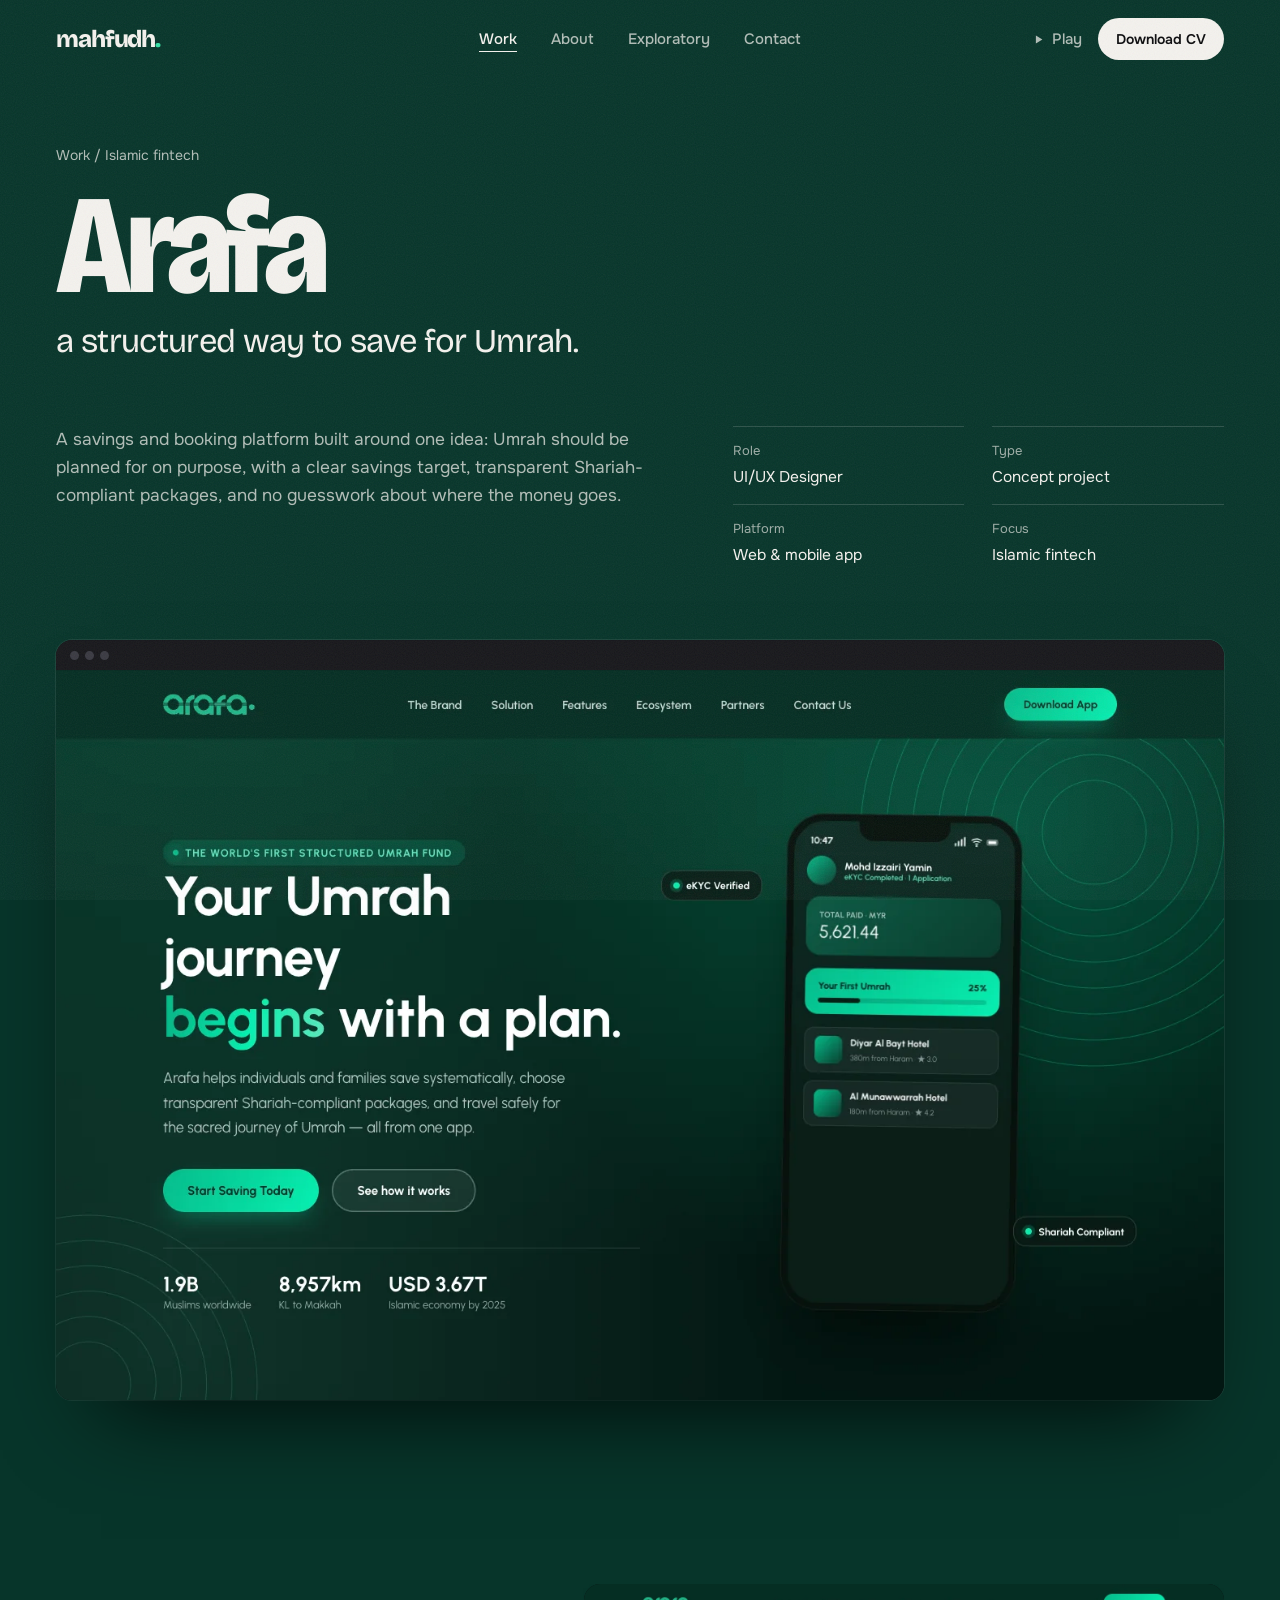
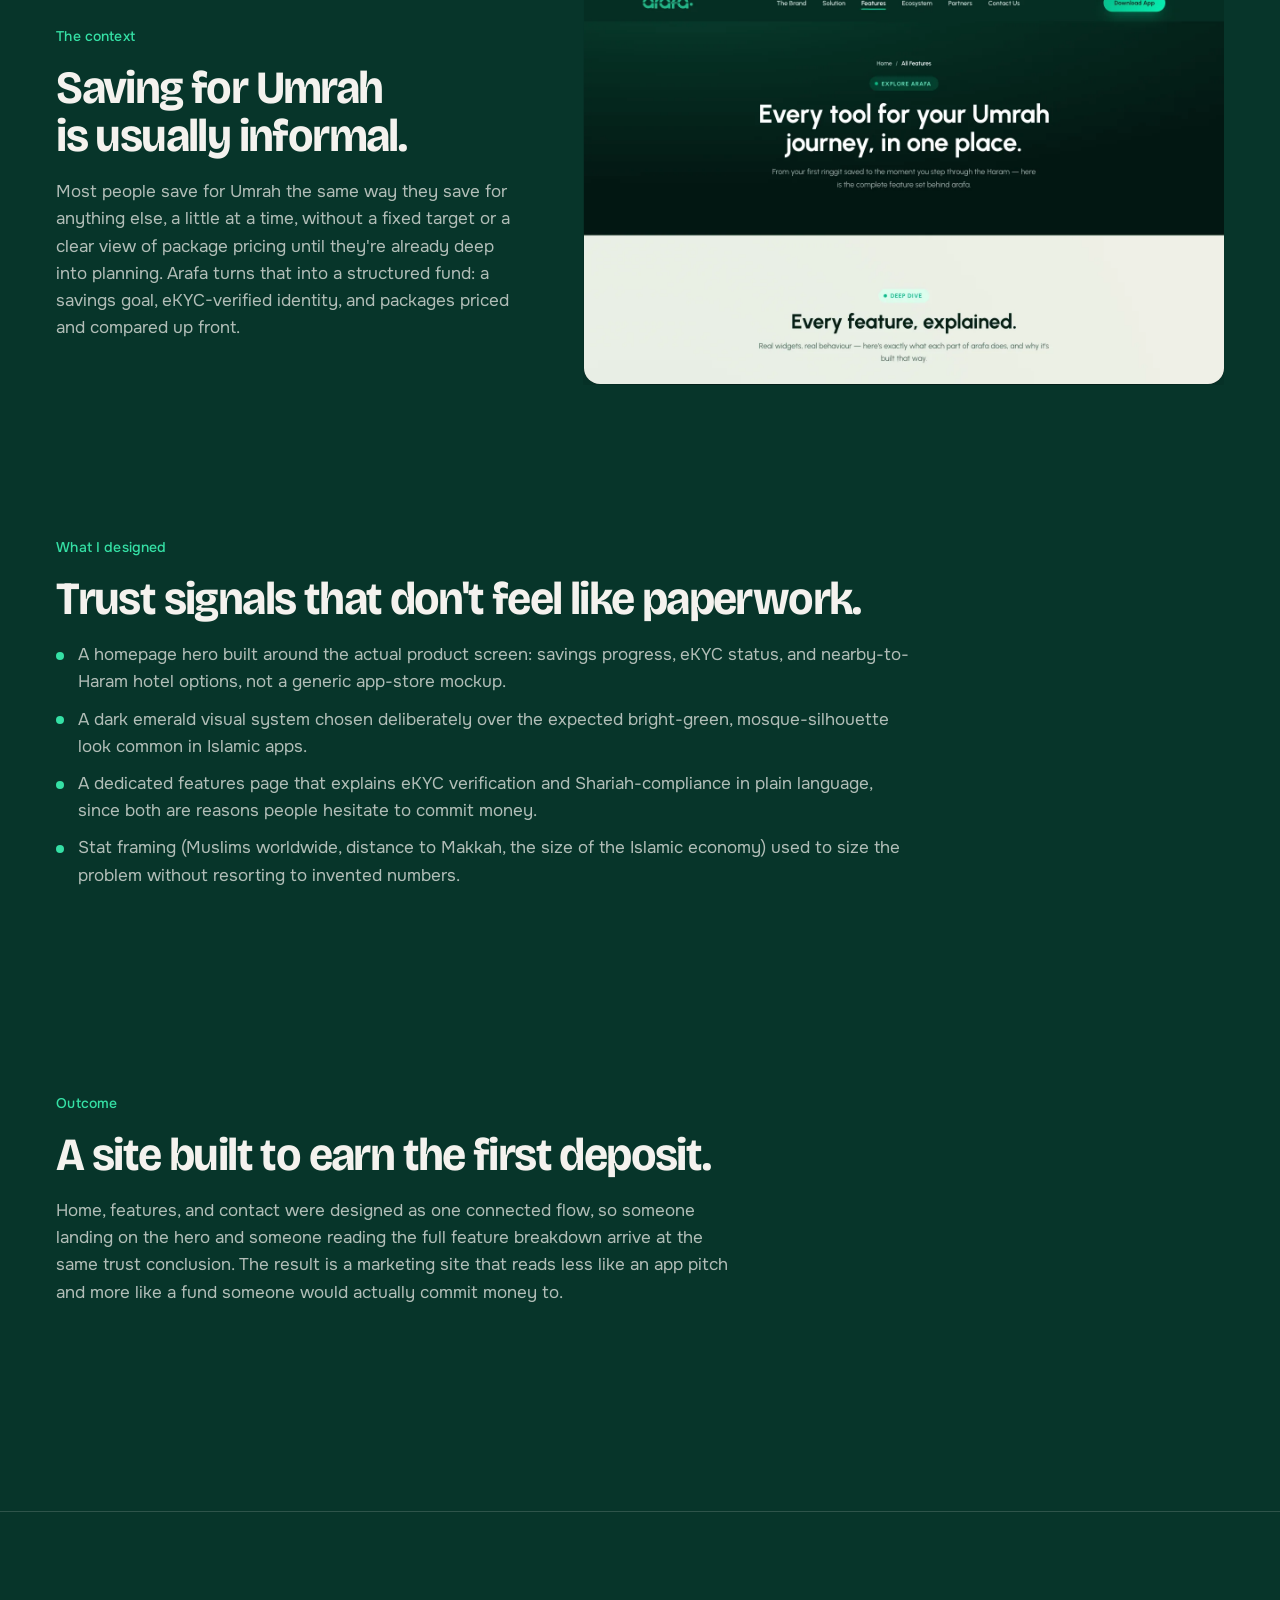
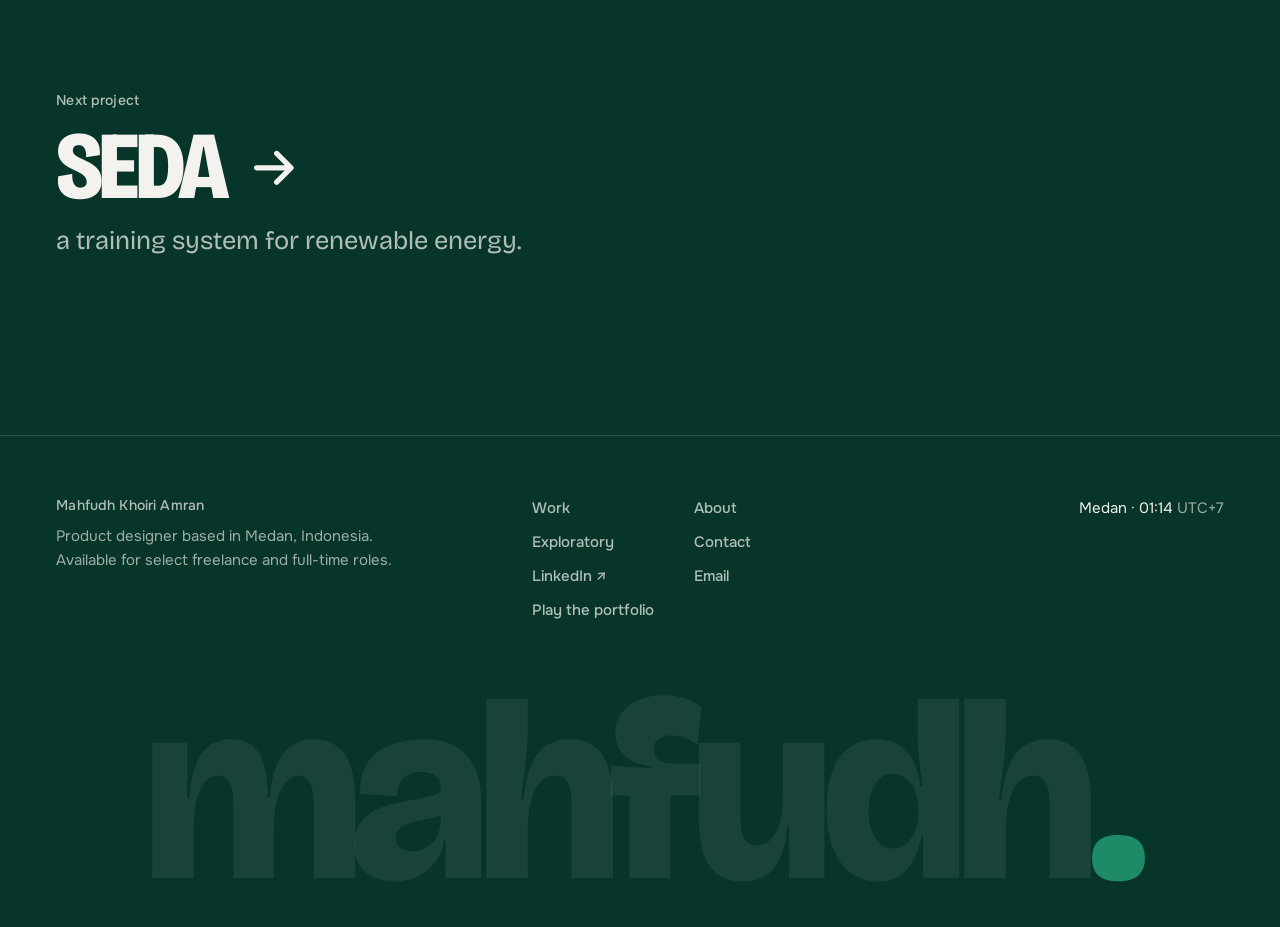
<file: case-arafa.html>
<!doctype html>
<html lang="en" style="--bg:#07352a;--accent:#35e0a5">
<head>
<meta charset="utf-8">
<meta name="viewport" content="width=device-width, initial-scale=1">
<title>Arafa — Case study — Mahfudh Khoiri Amran</title>
<meta name="description" content="A savings and booking platform built around one idea: Umrah should be planned for on purpose, with a clear savings target, transparent Shariah-compliant packages, and no guesswork about where the money goes.">
<meta name="theme-color" content="#07352a">
<link rel="preconnect" href="https://fonts.googleapis.com">
<link rel="preconnect" href="https://fonts.gstatic.com" crossorigin>
<link rel="stylesheet" href="https://fonts.googleapis.com/css2?family=Bricolage+Grotesque:opsz,wdth,wght@12..96,75..100,300..800&family=Onest:wght@400;500;600&display=swap">
<link rel="stylesheet" href="styles.css?v=r3-7">
<script>document.documentElement.classList.add('js');</script>
</head>
<body class="is-case">
<a class="skip" href="#main">Skip to content</a>
<div class="grain" aria-hidden="true"></div>
<div class="cursor" data-cursor aria-hidden="true"><span data-cursor-label></span></div>
<header class="top" data-top>
  <a class="wordmark" href="index.html" aria-label="mahfudh, home">mahfudh<span>.</span></a>
  <nav class="nav" aria-label="Primary"><a class="nav-link is-on" aria-current="page" href="index.html#work"><span>Work</span></a><a class="nav-link" href="about.html"><span>About</span></a><a class="nav-link" href="exploratory.html"><span>Exploratory</span></a><a class="nav-link" href="contact.html"><span>Contact</span></a></nav>
  <div class="top-right">
    <a class="play" href="play/"><svg class="arr" viewBox="0 0 20 20" aria-hidden="true"><path d="M6 4v12l10-6Z" fill="currentColor"/></svg><span>Play</span></a>
    <a class="pill pill-paper" href="files/Mahfudh-Khoiri-Amran-CV.pdf" download="Mahfudh-Khoiri-Amran-CV.pdf" data-magnetic>Download CV</a>
    <button type="button" class="menu-btn" data-menu aria-expanded="false" aria-controls="menu"><span class="sr-only">Menu</span><i></i><i></i></button>
  </div>
</header>
<div class="menu" id="menu" data-menu-panel hidden>
  <nav aria-label="Mobile"><a class="menu-link" href="index.html#work" style="--i:0">Work</a><a class="menu-link" href="about.html" style="--i:1">About</a><a class="menu-link" href="exploratory.html" style="--i:2">Exploratory</a><a class="menu-link" href="contact.html" style="--i:3">Contact</a></nav>
  <div class="menu-foot"><a class="pill pill-paper" href="files/Mahfudh-Khoiri-Amran-CV.pdf" download="Mahfudh-Khoiri-Amran-CV.pdf">Download CV</a><a class="pill pill-line" href="play/"><svg class="arr" viewBox="0 0 20 20" aria-hidden="true"><path d="M6 4v12l10-6Z" fill="currentColor"/></svg> Play the portfolio</a></div>
</div>
<main id="main">

<section class="case-hero" data-bg="#07352a" data-accent="#35e0a5">
  <div class="wrap">
    <p class="crumbs hero-in" style="--d:0"><a href="index.html#work">Work</a> <span aria-hidden="true">/</span> Islamic fintech</p>
    <h1 class="case-title"><span class="sr-only">Arafa</span><span class="hl" aria-hidden="true"><span style="--d:1">Arafa</span></span></h1>
    <p class="case-tag hero-in" style="--d:2">a structured way to save for Umrah.</p>
    <div class="case-intro hero-in" style="--d:3">
      <p class="lede">A savings and booking platform built around one idea: Umrah should be planned for on purpose, with a clear savings target, transparent Shariah-compliant packages, and no guesswork about where the money goes.</p>
      <dl class="case-meta"><div><dt>Role</dt><dd>UI/UX Designer</dd></div><div><dt>Type</dt><dd>Concept project</dd></div><div><dt>Platform</dt><dd>Web &amp; mobile app</dd></div><div><dt>Focus</dt><dd>Islamic fintech</dd></div></dl>
    </div>
  </div>
  <div class="wrap case-cover hero-in" style="--d:4; view-transition-name: media-arafa"><div data-parallax="-0.05"><div class="cover-browser"><div class="browser "><div class="browser-bar" aria-hidden="true"><i></i><i></i><i></i></div><div class="browser-body"><img src="images/arafa-hero.webp" width="1440" height="900" alt="Arafa homepage hero with savings dashboard mockup" fetchpriority="high" decoding="async"></div></div></div></div></div>
</section>
<div class="case-body" data-bg="#07352a" data-accent="#35e0a5">
<section class="scene split">
  <div class="wrap scene-grid"><div class="scene-text"><p class="eyebrow accent" data-reveal>The context</p><h2 class="h2" data-reveal><span class="sr-only">Saving for Umrah is usually informal.</span><span class="lines" aria-hidden="true"><span class="w"><span>Saving</span></span> <span class="w"><span>for</span></span> <span class="w"><span>Umrah</span></span> <span class="w"><span>is</span></span> <span class="w"><span>usually</span></span> <span class="w"><span>informal.</span></span> </span></h2><p data-reveal>Most people save for Umrah the same way they save for anything else, a little at a time, without a fixed target or a clear view of package pricing until they&#x27;re already deep into planning. Arafa turns that into a structured fund: a savings goal, eKYC-verified identity, and packages priced and compared up front.</p></div><div class="scene-media" data-reveal="clip"><button type="button" class="shot wide" data-shot="arafa" data-full="images/arafa-features.webp" data-alt="Arafa features page listing every tool in the app" data-cursor-text="Zoom"><img src="images/arafa-features.webp" width="1440" height="900" alt="Arafa features page listing every tool in the app" loading="lazy" decoding="async"></button></div></div>
</section>
<section class="scene">
  <div class="wrap"><div class="scene-text wide"><p class="eyebrow accent" data-reveal>What I designed</p><h2 class="h2" data-reveal><span class="sr-only">Trust signals that don&#x27;t feel like paperwork.</span><span class="lines" aria-hidden="true"><span class="w"><span>Trust</span></span> <span class="w"><span>signals</span></span> <span class="w"><span>that</span></span> <span class="w"><span>don&#x27;t</span></span> <span class="w"><span>feel</span></span> <span class="w"><span>like</span></span> <span class="w"><span>paperwork.</span></span> </span></h2><ul class="ticks" data-reveal><li>A homepage hero built around the actual product screen: savings progress, eKYC status, and nearby-to-Haram hotel options, not a generic app-store mockup.</li><li>A dark emerald visual system chosen deliberately over the expected bright-green, mosque-silhouette look common in Islamic apps.</li><li>A dedicated features page that explains eKYC verification and Shariah-compliance in plain language, since both are reasons people hesitate to commit money.</li><li>Stat framing (Muslims worldwide, distance to Makkah, the size of the Islamic economy) used to size the problem without resorting to invented numbers.</li></ul></div></div>
</section>
<section class="scene">
  <div class="wrap"><div class="scene-text wide"><p class="eyebrow accent" data-reveal>Outcome</p><h2 class="h2" data-reveal><span class="sr-only">A site built to earn the first deposit.</span><span class="lines" aria-hidden="true"><span class="w"><span>A</span></span> <span class="w"><span>site</span></span> <span class="w"><span>built</span></span> <span class="w"><span>to</span></span> <span class="w"><span>earn</span></span> <span class="w"><span>the</span></span> <span class="w"><span>first</span></span> <span class="w"><span>deposit.</span></span> </span></h2><p data-reveal>Home, features, and contact were designed as one connected flow, so someone landing on the hero and someone reading the full feature breakdown arrive at the same trust conclusion. The result is a marketing site that reads less like an app pitch and more like a fund someone would actually commit money to.</p></div></div>
</section>
</div>
<a class="next" href="case-seda.html" data-bg="#17205c" data-accent="#8fb0ff" data-cursor-text="Next">
  <span class="wrap next-inner">
    <span class="eyebrow">Next project</span>
    <span class="next-name">SEDA <svg class="arr" viewBox="0 0 20 20" aria-hidden="true"><path d="M4 10h11M11 5l5 5-5 5" fill="none" stroke="currentColor" stroke-width="1.8" stroke-linecap="round" stroke-linejoin="round"/></svg></span>
    <span class="next-tag">a training system for renewable energy.</span>
  </span>
</a>
</main>
<footer class="foot" data-bg="#0c0c0e" data-accent="#9db4ff">
  <div class="wrap foot-grid">
    <div><p class="eyebrow">Mahfudh Khoiri Amran</p><p class="foot-fine">Product designer based in Medan, Indonesia. Available for select freelance and full-time roles.</p></div>
    <nav class="foot-links" aria-label="Footer">
      <a href="index.html#work">Work</a><a href="about.html">About</a><a href="exploratory.html">Exploratory</a><a href="contact.html">Contact</a>
      <a href="https://www.linkedin.com/in/mahfudhkho/" target="_blank" rel="noopener">LinkedIn ↗</a><a href="mailto:mahfudhkhoiri2906@gmail.com">Email</a><a href="play/">Play the portfolio</a>
    </nav>
    <p class="foot-time">Medan · <span data-clock>--:--</span> <span class="muted">UTC+7</span></p>
  </div>
  <p class="foot-mark" aria-hidden="true">mahfudh<span>.</span></p>
</footer>
<dialog class="dlg viewer" data-lb aria-label="Screen viewer">
  <div class="viewer-top"><span class="viewer-count" data-lb-count>01 / 01</span><span class="viewer-cap" data-lb-cap></span><button type="button" class="viewer-x" data-lb-close>Close</button></div>
  <figure class="viewer-stage" data-lb-stage></figure>
  <button type="button" class="viewer-nav viewer-prev" data-lb-prev aria-label="Previous screen">←</button>
  <button type="button" class="viewer-nav viewer-next" data-lb-next aria-label="Next screen">→</button>
</dialog>
<script src="script.js?v=r3-7" defer></script>
</body>
</html>
</file>
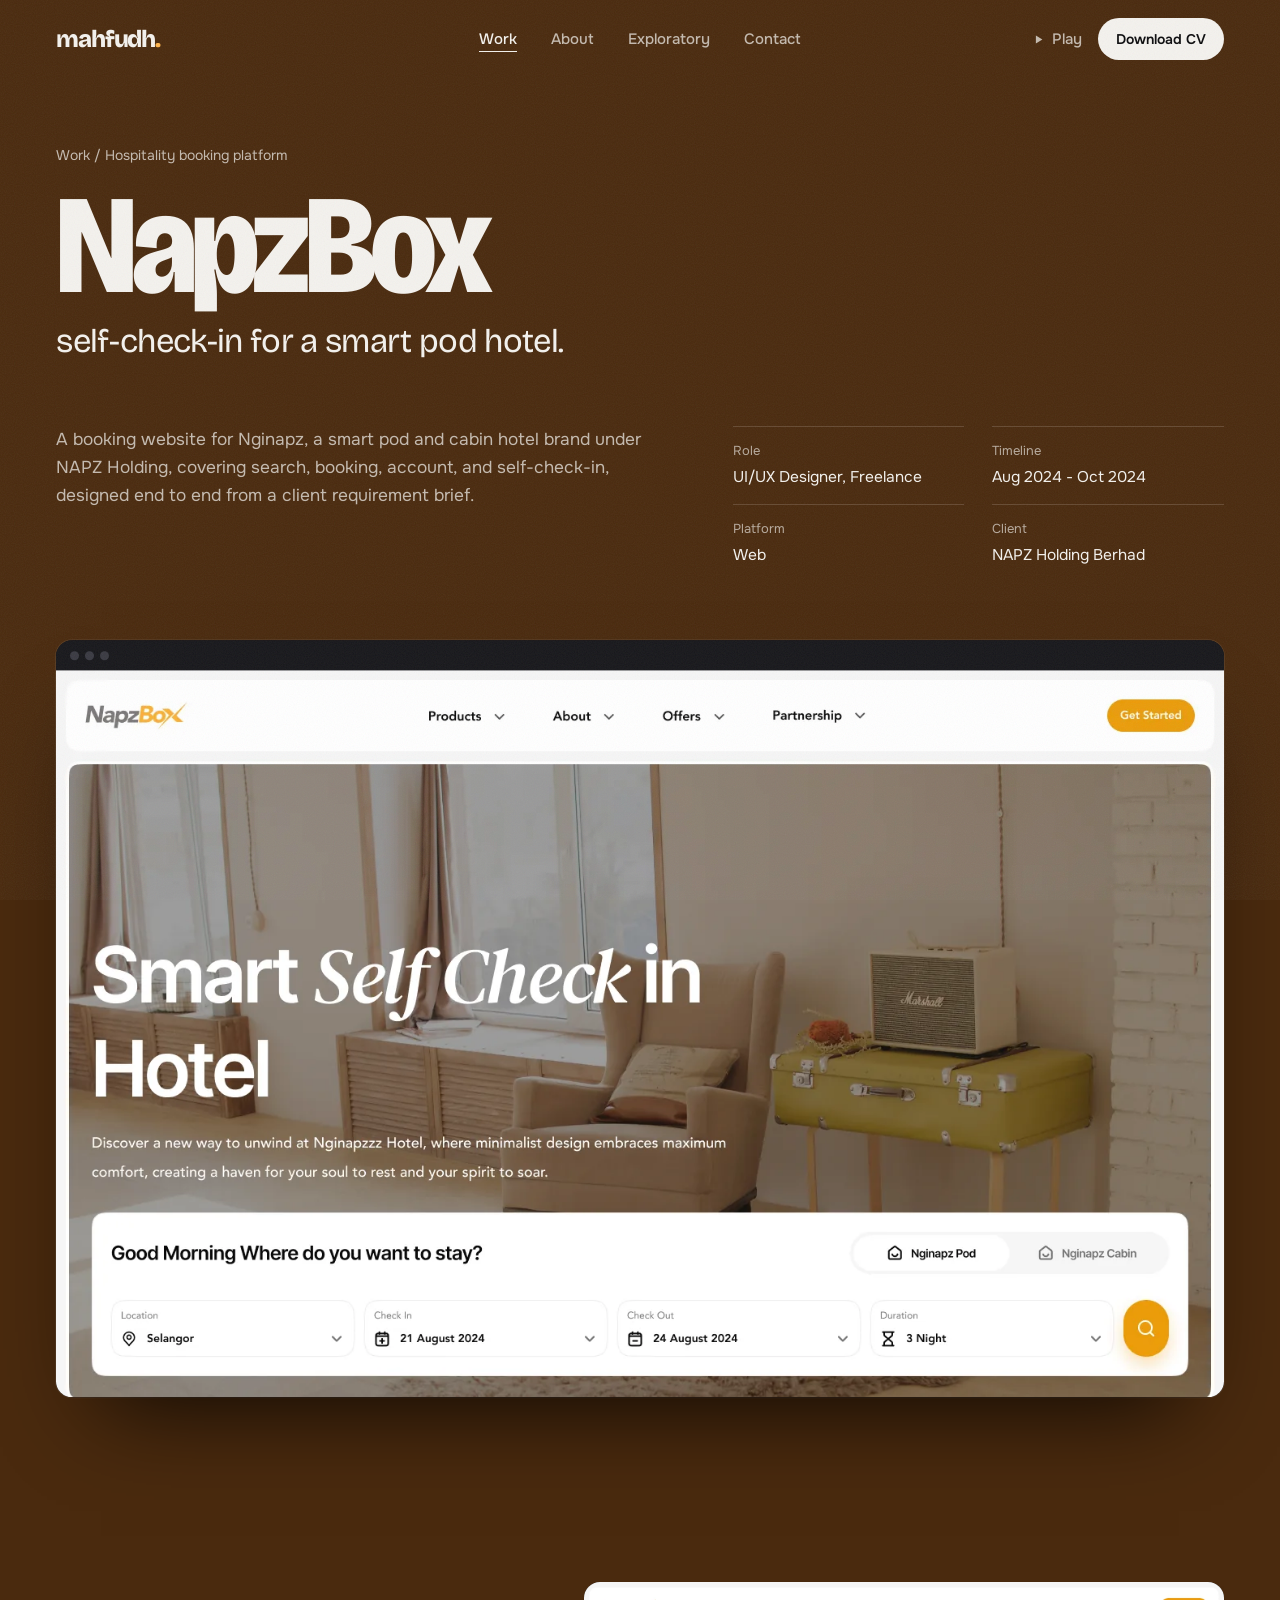
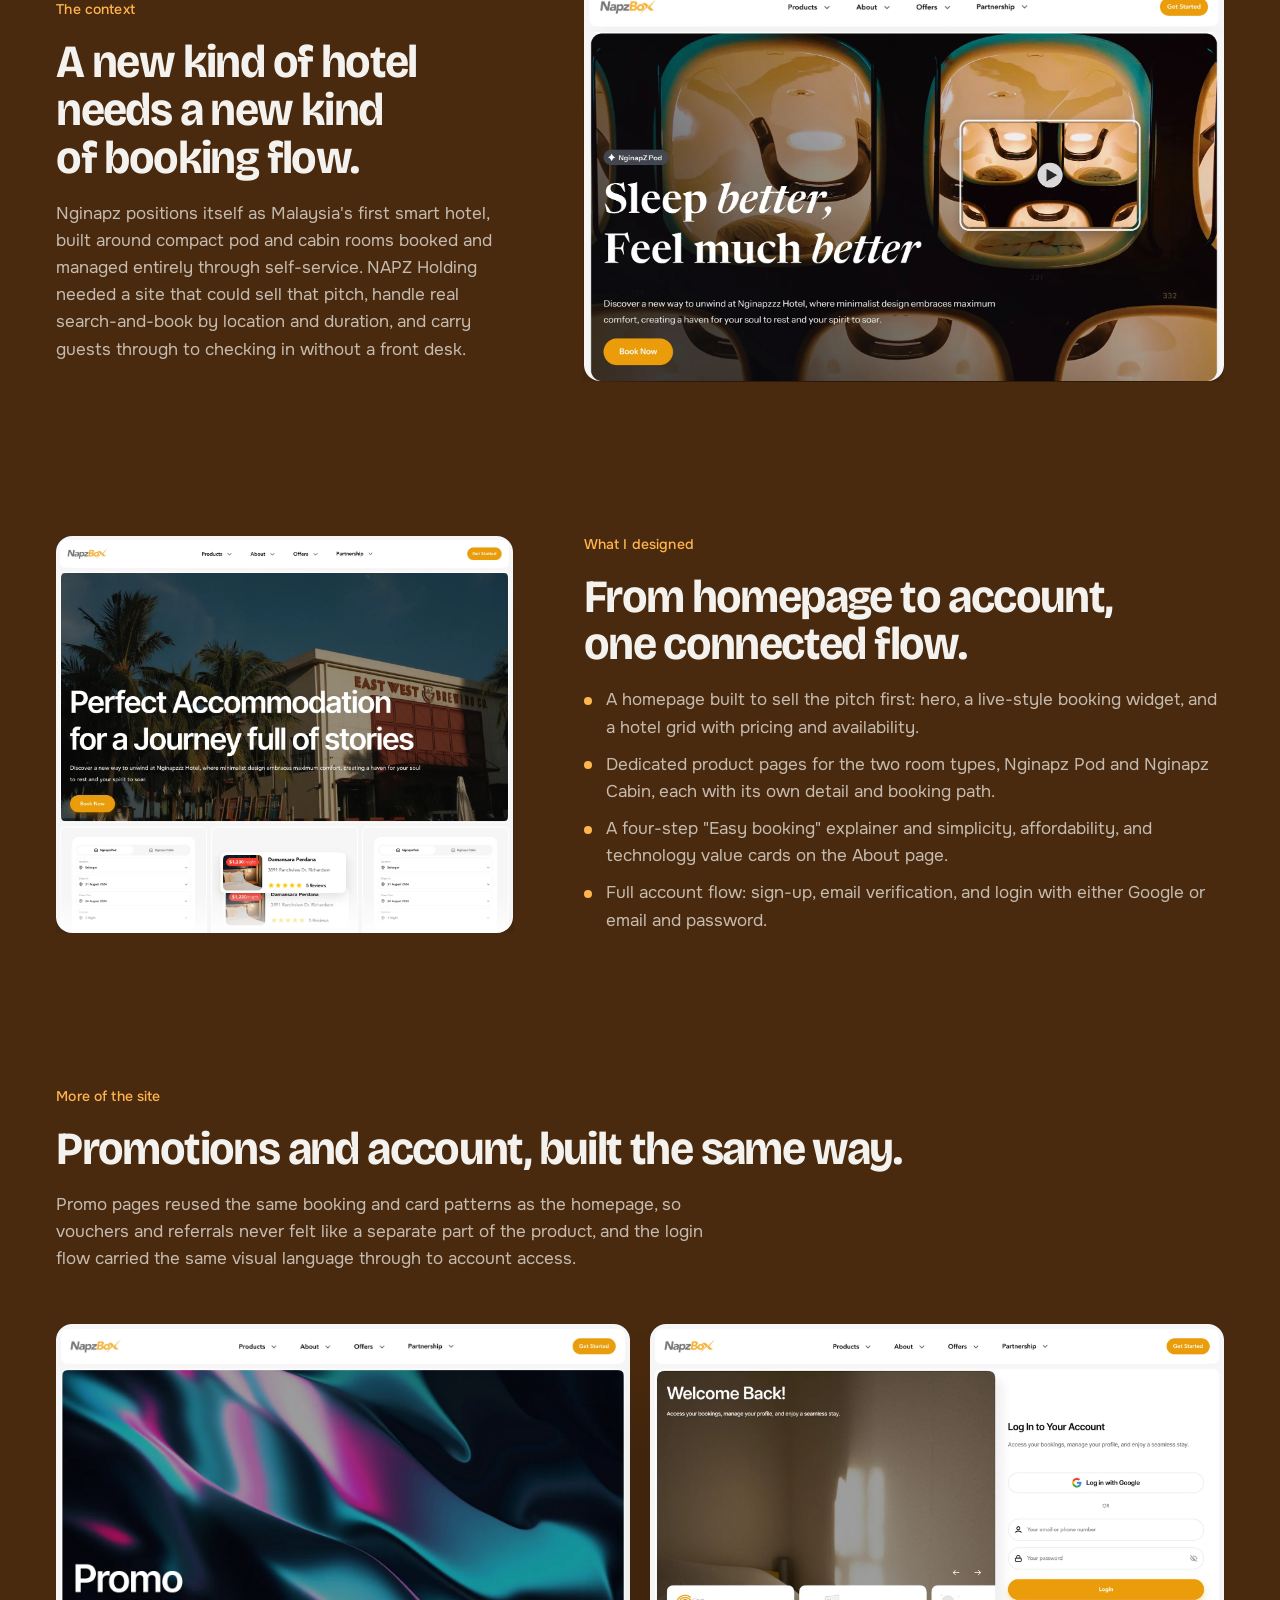
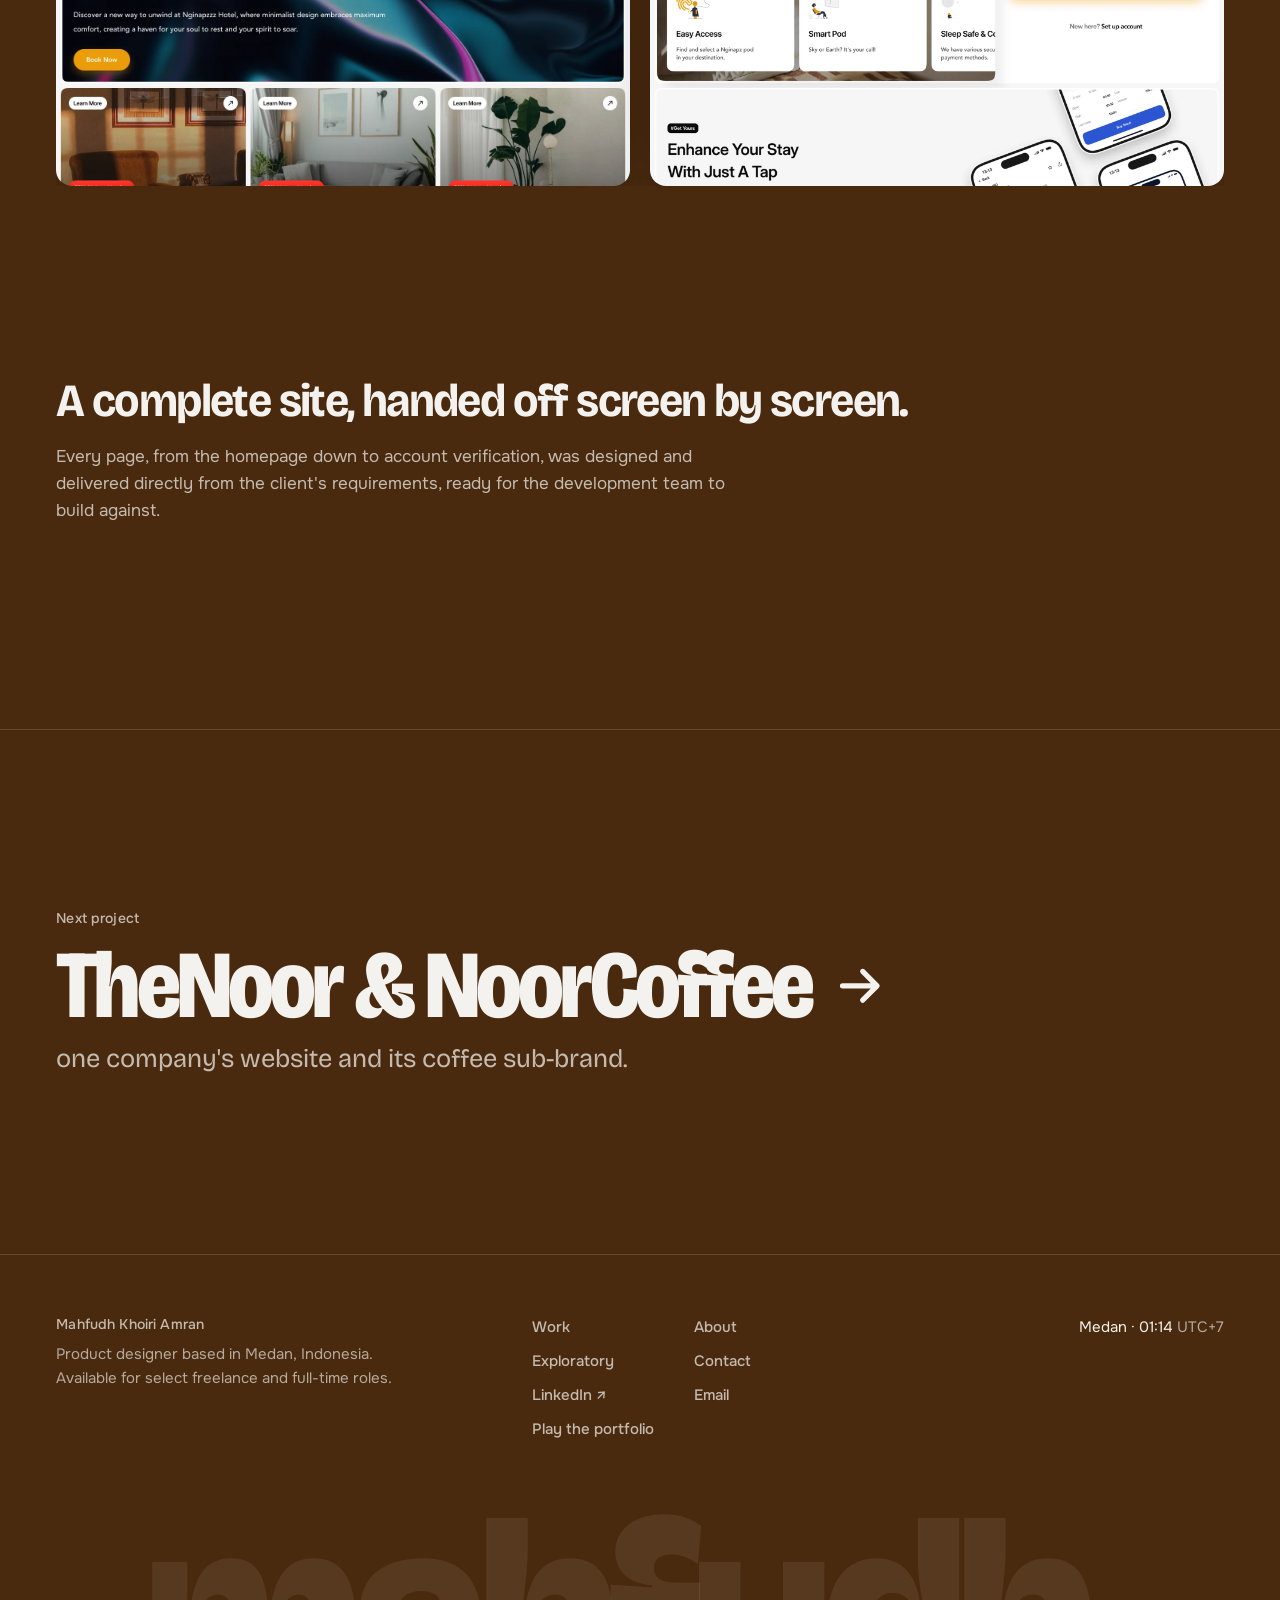
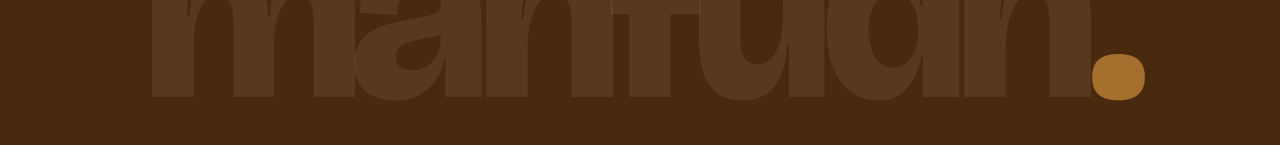
<file: case-napz.html>
<!doctype html>
<html lang="en" style="--bg:#4a2a0e;--accent:#ffb54d">
<head>
<meta charset="utf-8">
<meta name="viewport" content="width=device-width, initial-scale=1">
<title>NapzBox — Case study — Mahfudh Khoiri Amran</title>
<meta name="description" content="A booking website for Nginapz, a smart pod and cabin hotel brand under NAPZ Holding, covering search, booking, account, and self-check-in, designed end to end from a client requirement brief.">
<meta name="theme-color" content="#4a2a0e">
<link rel="preconnect" href="https://fonts.googleapis.com">
<link rel="preconnect" href="https://fonts.gstatic.com" crossorigin>
<link rel="stylesheet" href="https://fonts.googleapis.com/css2?family=Bricolage+Grotesque:opsz,wdth,wght@12..96,75..100,300..800&family=Onest:wght@400;500;600&display=swap">
<link rel="stylesheet" href="styles.css?v=r3-7">
<script>document.documentElement.classList.add('js');</script>
</head>
<body class="is-case">
<a class="skip" href="#main">Skip to content</a>
<div class="grain" aria-hidden="true"></div>
<div class="cursor" data-cursor aria-hidden="true"><span data-cursor-label></span></div>
<header class="top" data-top>
  <a class="wordmark" href="index.html" aria-label="mahfudh, home">mahfudh<span>.</span></a>
  <nav class="nav" aria-label="Primary"><a class="nav-link is-on" aria-current="page" href="index.html#work"><span>Work</span></a><a class="nav-link" href="about.html"><span>About</span></a><a class="nav-link" href="exploratory.html"><span>Exploratory</span></a><a class="nav-link" href="contact.html"><span>Contact</span></a></nav>
  <div class="top-right">
    <a class="play" href="play/"><svg class="arr" viewBox="0 0 20 20" aria-hidden="true"><path d="M6 4v12l10-6Z" fill="currentColor"/></svg><span>Play</span></a>
    <a class="pill pill-paper" href="files/Mahfudh-Khoiri-Amran-CV.pdf" download="Mahfudh-Khoiri-Amran-CV.pdf" data-magnetic>Download CV</a>
    <button type="button" class="menu-btn" data-menu aria-expanded="false" aria-controls="menu"><span class="sr-only">Menu</span><i></i><i></i></button>
  </div>
</header>
<div class="menu" id="menu" data-menu-panel hidden>
  <nav aria-label="Mobile"><a class="menu-link" href="index.html#work" style="--i:0">Work</a><a class="menu-link" href="about.html" style="--i:1">About</a><a class="menu-link" href="exploratory.html" style="--i:2">Exploratory</a><a class="menu-link" href="contact.html" style="--i:3">Contact</a></nav>
  <div class="menu-foot"><a class="pill pill-paper" href="files/Mahfudh-Khoiri-Amran-CV.pdf" download="Mahfudh-Khoiri-Amran-CV.pdf">Download CV</a><a class="pill pill-line" href="play/"><svg class="arr" viewBox="0 0 20 20" aria-hidden="true"><path d="M6 4v12l10-6Z" fill="currentColor"/></svg> Play the portfolio</a></div>
</div>
<main id="main">

<section class="case-hero" data-bg="#4a2a0e" data-accent="#ffb54d">
  <div class="wrap">
    <p class="crumbs hero-in" style="--d:0"><a href="index.html#work">Work</a> <span aria-hidden="true">/</span> Hospitality booking platform</p>
    <h1 class="case-title"><span class="sr-only">NapzBox</span><span class="hl" aria-hidden="true"><span style="--d:1">NapzBox</span></span></h1>
    <p class="case-tag hero-in" style="--d:2">self-check-in for a smart pod hotel.</p>
    <div class="case-intro hero-in" style="--d:3">
      <p class="lede">A booking website for Nginapz, a smart pod and cabin hotel brand under NAPZ Holding, covering search, booking, account, and self-check-in, designed end to end from a client requirement brief.</p>
      <dl class="case-meta"><div><dt>Role</dt><dd>UI/UX Designer, Freelance</dd></div><div><dt>Timeline</dt><dd>Aug 2024 - Oct 2024</dd></div><div><dt>Platform</dt><dd>Web</dd></div><div><dt>Client</dt><dd>NAPZ Holding Berhad</dd></div></dl>
    </div>
  </div>
  <div class="wrap case-cover hero-in" style="--d:4; view-transition-name: media-napz"><div data-parallax="-0.05"><div class="cover-browser"><div class="browser "><div class="browser-bar" aria-hidden="true"><i></i><i></i><i></i></div><div class="browser-body"><img src="images/napz-home.webp" width="1440" height="897" alt="NapzBox homepage hero with a live-style booking widget" fetchpriority="high" decoding="async"></div></div></div></div></div>
</section>
<div class="case-body" data-bg="#4a2a0e" data-accent="#ffb54d">
<section class="scene split">
  <div class="wrap scene-grid"><div class="scene-text"><p class="eyebrow accent" data-reveal>The context</p><h2 class="h2" data-reveal><span class="sr-only">A new kind of hotel needs a new kind of booking flow.</span><span class="lines" aria-hidden="true"><span class="w"><span>A</span></span> <span class="w"><span>new</span></span> <span class="w"><span>kind</span></span> <span class="w"><span>of</span></span> <span class="w"><span>hotel</span></span> <span class="w"><span>needs</span></span> <span class="w"><span>a</span></span> <span class="w"><span>new</span></span> <span class="w"><span>kind</span></span> <span class="w"><span>of</span></span> <span class="w"><span>booking</span></span> <span class="w"><span>flow.</span></span> </span></h2><p data-reveal>Nginapz positions itself as Malaysia&#x27;s first smart hotel, built around compact pod and cabin rooms booked and managed entirely through self-service. NAPZ Holding needed a site that could sell that pitch, handle real search-and-book by location and duration, and carry guests through to checking in without a front desk.</p></div><div class="scene-media" data-reveal="clip"><button type="button" class="shot wide" data-shot="napz" data-full="images/napz-product-pod.webp" data-alt="Nginapz Pod product page with a dark 3D-rendered hero" data-cursor-text="Zoom"><img src="images/napz-product-pod.webp" width="1920" height="1199" alt="Nginapz Pod product page with a dark 3D-rendered hero" loading="lazy" decoding="async"></button></div></div>
</section>
<section class="scene split is-flip">
  <div class="wrap scene-grid"><div class="scene-text"><p class="eyebrow accent" data-reveal>What I designed</p><h2 class="h2" data-reveal><span class="sr-only">From homepage to account, one connected flow.</span><span class="lines" aria-hidden="true"><span class="w"><span>From</span></span> <span class="w"><span>homepage</span></span> <span class="w"><span>to</span></span> <span class="w"><span>account,</span></span> <span class="w"><span>one</span></span> <span class="w"><span>connected</span></span> <span class="w"><span>flow.</span></span> </span></h2><ul class="ticks" data-reveal><li>A homepage built to sell the pitch first: hero, a live-style booking widget, and a hotel grid with pricing and availability.</li><li>Dedicated product pages for the two room types, Nginapz Pod and Nginapz Cabin, each with its own detail and booking path.</li><li>A four-step &quot;Easy booking&quot; explainer and simplicity, affordability, and technology value cards on the About page.</li><li>Full account flow: sign-up, email verification, and login with either Google or email and password.</li></ul></div><div class="scene-media" data-reveal="clip"><button type="button" class="shot wide" data-shot="napz" data-full="images/napz-about.webp" data-alt="NapzBox About page with booking widget and easy-booking steps" data-cursor-text="Zoom"><img src="images/napz-about.webp" width="1440" height="1250" alt="NapzBox About page with booking widget and easy-booking steps" loading="lazy" decoding="async"></button></div></div>
</section>
<section class="scene">
  <div class="wrap"><div class="scene-text wide"><p class="eyebrow accent" data-reveal>More of the site</p><h2 class="h2" data-reveal><span class="sr-only">Promotions and account, built the same way.</span><span class="lines" aria-hidden="true"><span class="w"><span>Promotions</span></span> <span class="w"><span>and</span></span> <span class="w"><span>account,</span></span> <span class="w"><span>built</span></span> <span class="w"><span>the</span></span> <span class="w"><span>same</span></span> <span class="w"><span>way.</span></span> </span></h2><p data-reveal>Promo pages reused the same booking and card patterns as the homepage, so vouchers and referrals never felt like a separate part of the product, and the login flow carried the same visual language through to account access.</p></div><div class="shots n2" data-reveal="clip"><button type="button" class="shot wide" data-shot="napz" data-full="images/napz-promo.webp" data-alt="NapzBox promo page with voucher and referral cards" data-cursor-text="Zoom"><img src="images/napz-promo.webp" width="1440" height="1160" alt="NapzBox promo page with voucher and referral cards" loading="lazy" decoding="async"></button><button type="button" class="shot wide" data-shot="napz" data-full="images/napz-login.webp" data-alt="NapzBox login page with Google and email sign-in" data-cursor-text="Zoom"><img src="images/napz-login.webp" width="1920" height="1547" alt="NapzBox login page with Google and email sign-in" loading="lazy" decoding="async"></button></div></div>
</section>
<section class="scene">
  <div class="wrap"><div class="scene-text wide"><p class="eyebrow accent" data-reveal>Outcome</p><h2 class="h2" data-reveal><span class="sr-only">A complete site, handed off screen by screen.</span><span class="lines" aria-hidden="true"><span class="w"><span>A</span></span> <span class="w"><span>complete</span></span> <span class="w"><span>site,</span></span> <span class="w"><span>handed</span></span> <span class="w"><span>off</span></span> <span class="w"><span>screen</span></span> <span class="w"><span>by</span></span> <span class="w"><span>screen.</span></span> </span></h2><p data-reveal>Every page, from the homepage down to account verification, was designed and delivered directly from the client&#x27;s requirements, ready for the development team to build against.</p></div></div>
</section>
</div>
<a class="next" href="case-noorcoffee.html" data-bg="#5e1339" data-accent="#ff7cb8" data-cursor-text="Next">
  <span class="wrap next-inner">
    <span class="eyebrow">Next project</span>
    <span class="next-name">TheNoor &amp; NoorCoffee <svg class="arr" viewBox="0 0 20 20" aria-hidden="true"><path d="M4 10h11M11 5l5 5-5 5" fill="none" stroke="currentColor" stroke-width="1.8" stroke-linecap="round" stroke-linejoin="round"/></svg></span>
    <span class="next-tag">one company&#x27;s website and its coffee sub-brand.</span>
  </span>
</a>
</main>
<footer class="foot" data-bg="#0c0c0e" data-accent="#9db4ff">
  <div class="wrap foot-grid">
    <div><p class="eyebrow">Mahfudh Khoiri Amran</p><p class="foot-fine">Product designer based in Medan, Indonesia. Available for select freelance and full-time roles.</p></div>
    <nav class="foot-links" aria-label="Footer">
      <a href="index.html#work">Work</a><a href="about.html">About</a><a href="exploratory.html">Exploratory</a><a href="contact.html">Contact</a>
      <a href="https://www.linkedin.com/in/mahfudhkho/" target="_blank" rel="noopener">LinkedIn ↗</a><a href="mailto:mahfudhkhoiri2906@gmail.com">Email</a><a href="play/">Play the portfolio</a>
    </nav>
    <p class="foot-time">Medan · <span data-clock>--:--</span> <span class="muted">UTC+7</span></p>
  </div>
  <p class="foot-mark" aria-hidden="true">mahfudh<span>.</span></p>
</footer>
<dialog class="dlg viewer" data-lb aria-label="Screen viewer">
  <div class="viewer-top"><span class="viewer-count" data-lb-count>01 / 01</span><span class="viewer-cap" data-lb-cap></span><button type="button" class="viewer-x" data-lb-close>Close</button></div>
  <figure class="viewer-stage" data-lb-stage></figure>
  <button type="button" class="viewer-nav viewer-prev" data-lb-prev aria-label="Previous screen">←</button>
  <button type="button" class="viewer-nav viewer-next" data-lb-next aria-label="Next screen">→</button>
</dialog>
<script src="script.js?v=r3-7" defer></script>
</body>
</html>
</file>
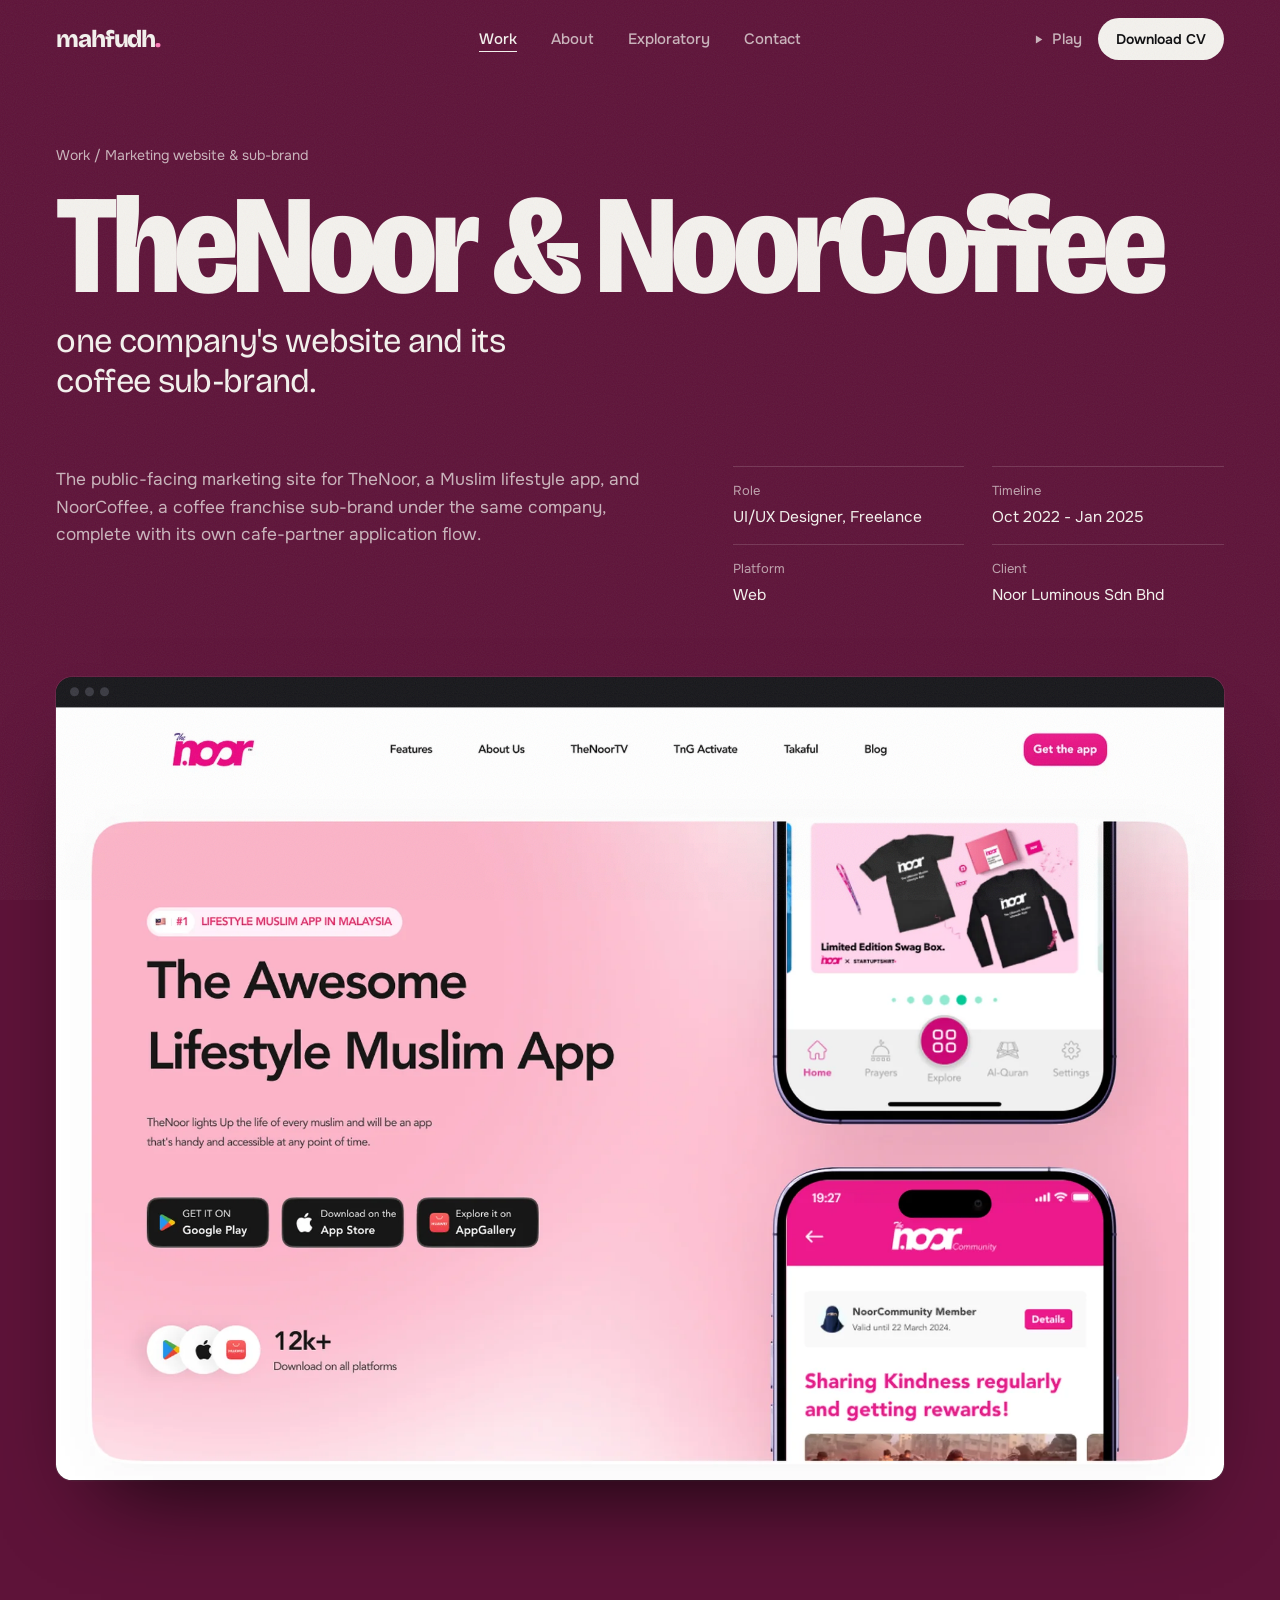
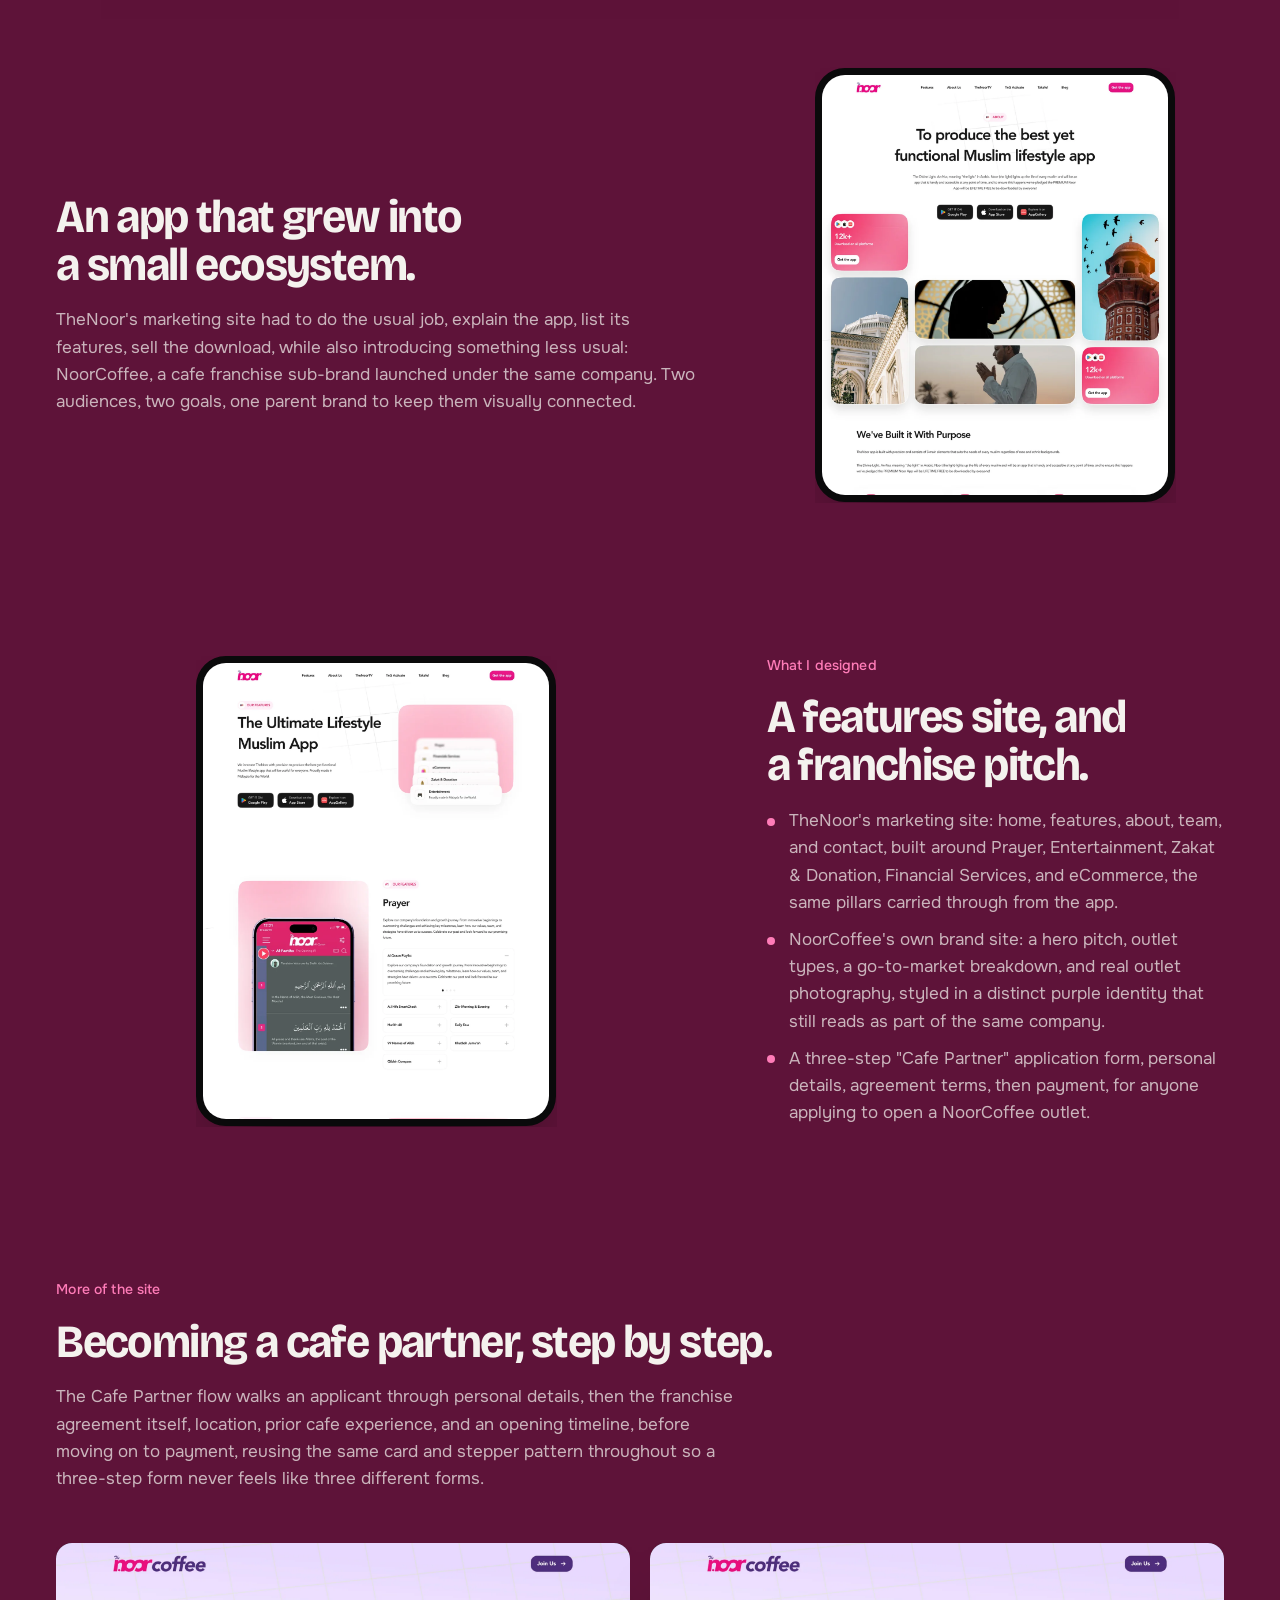
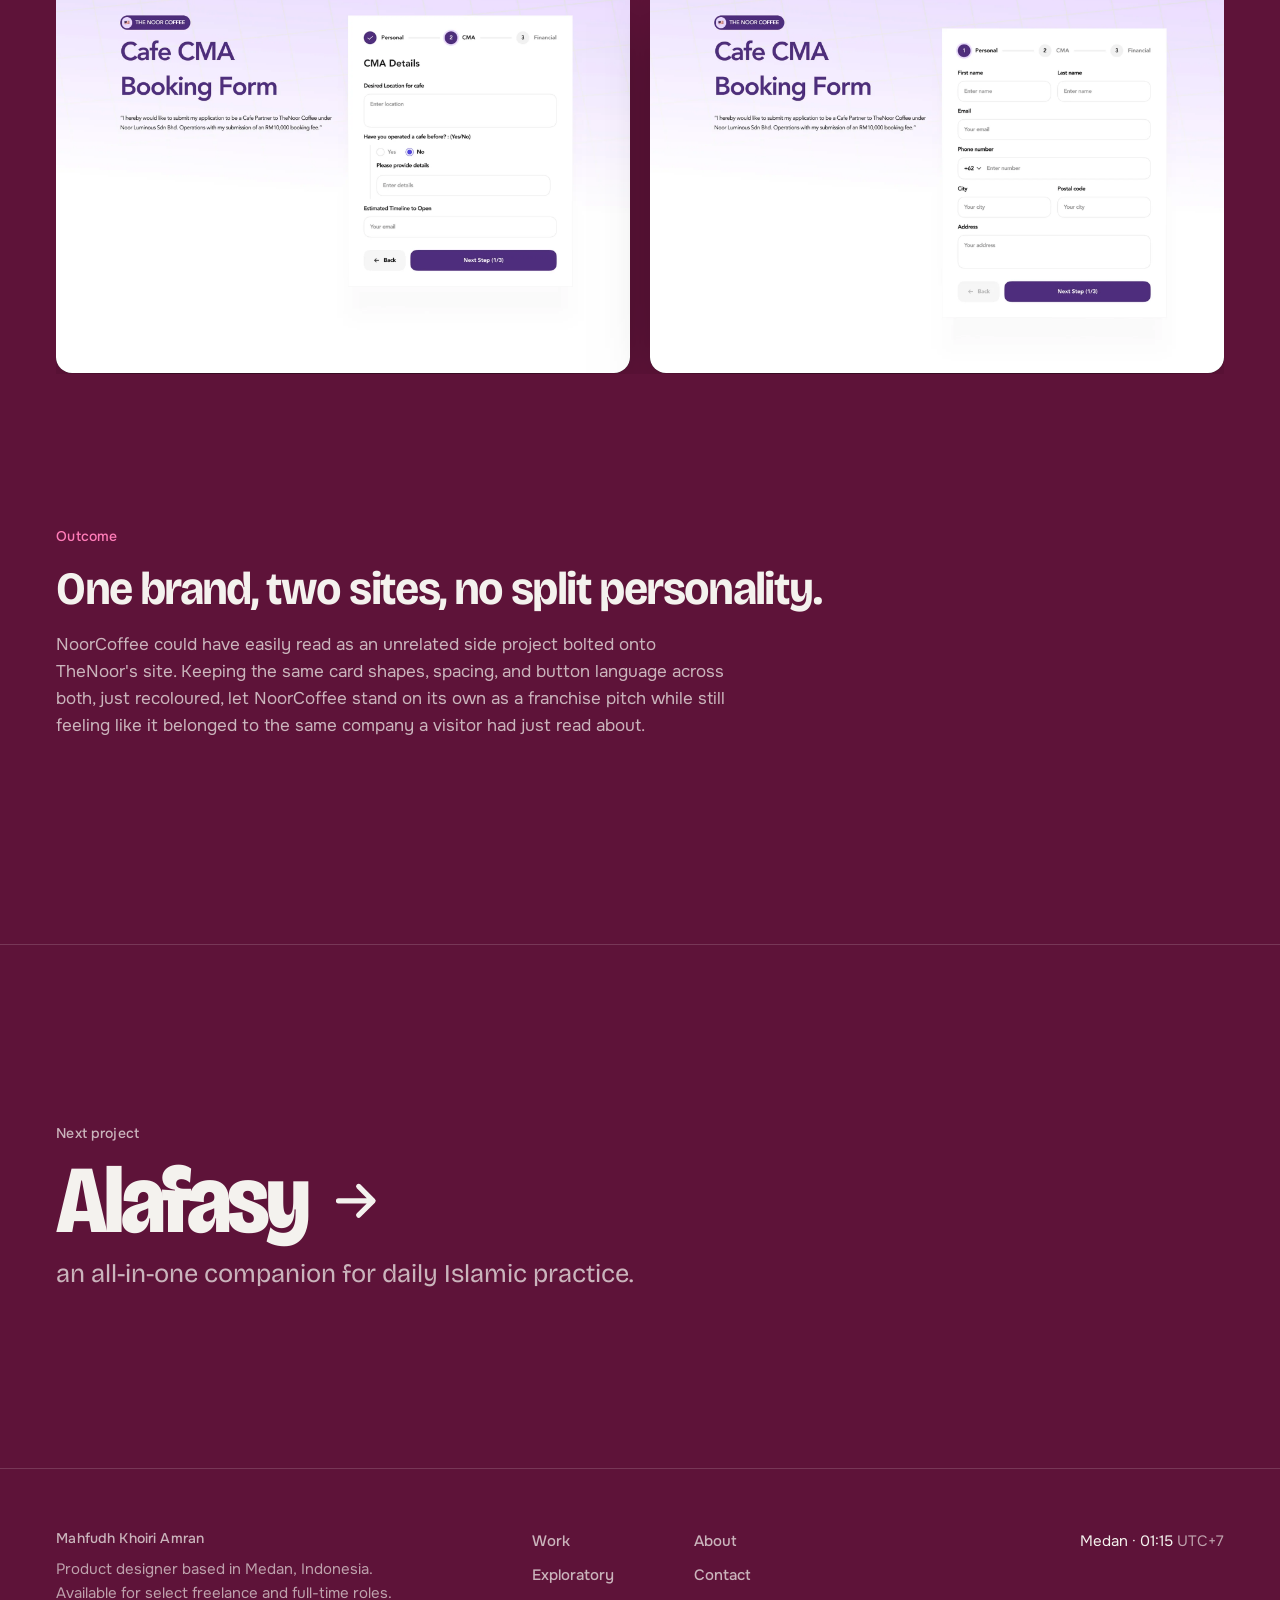
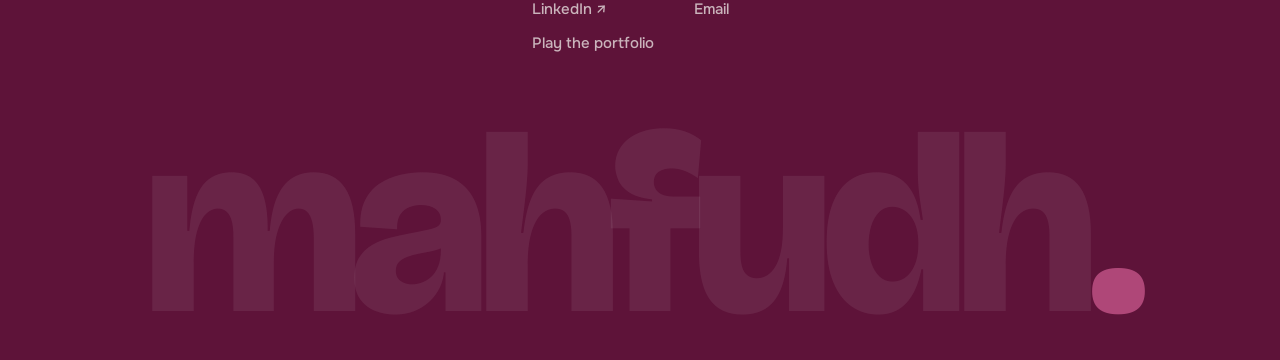
<file: case-noorcoffee.html>
<!doctype html>
<html lang="en" style="--bg:#5e1339;--accent:#ff7cb8">
<head>
<meta charset="utf-8">
<meta name="viewport" content="width=device-width, initial-scale=1">
<title>TheNoor &amp; NoorCoffee — Case study — Mahfudh Khoiri Amran</title>
<meta name="description" content="The public-facing marketing site for TheNoor, a Muslim lifestyle app, and NoorCoffee, a coffee franchise sub-brand under the same company, complete with its own cafe-partner application flow.">
<meta name="theme-color" content="#5e1339">
<link rel="preconnect" href="https://fonts.googleapis.com">
<link rel="preconnect" href="https://fonts.gstatic.com" crossorigin>
<link rel="stylesheet" href="https://fonts.googleapis.com/css2?family=Bricolage+Grotesque:opsz,wdth,wght@12..96,75..100,300..800&family=Onest:wght@400;500;600&display=swap">
<link rel="stylesheet" href="styles.css?v=r3-7">
<script>document.documentElement.classList.add('js');</script>
</head>
<body class="is-case">
<a class="skip" href="#main">Skip to content</a>
<div class="grain" aria-hidden="true"></div>
<div class="cursor" data-cursor aria-hidden="true"><span data-cursor-label></span></div>
<header class="top" data-top>
  <a class="wordmark" href="index.html" aria-label="mahfudh, home">mahfudh<span>.</span></a>
  <nav class="nav" aria-label="Primary"><a class="nav-link is-on" aria-current="page" href="index.html#work"><span>Work</span></a><a class="nav-link" href="about.html"><span>About</span></a><a class="nav-link" href="exploratory.html"><span>Exploratory</span></a><a class="nav-link" href="contact.html"><span>Contact</span></a></nav>
  <div class="top-right">
    <a class="play" href="play/"><svg class="arr" viewBox="0 0 20 20" aria-hidden="true"><path d="M6 4v12l10-6Z" fill="currentColor"/></svg><span>Play</span></a>
    <a class="pill pill-paper" href="files/Mahfudh-Khoiri-Amran-CV.pdf" download="Mahfudh-Khoiri-Amran-CV.pdf" data-magnetic>Download CV</a>
    <button type="button" class="menu-btn" data-menu aria-expanded="false" aria-controls="menu"><span class="sr-only">Menu</span><i></i><i></i></button>
  </div>
</header>
<div class="menu" id="menu" data-menu-panel hidden>
  <nav aria-label="Mobile"><a class="menu-link" href="index.html#work" style="--i:0">Work</a><a class="menu-link" href="about.html" style="--i:1">About</a><a class="menu-link" href="exploratory.html" style="--i:2">Exploratory</a><a class="menu-link" href="contact.html" style="--i:3">Contact</a></nav>
  <div class="menu-foot"><a class="pill pill-paper" href="files/Mahfudh-Khoiri-Amran-CV.pdf" download="Mahfudh-Khoiri-Amran-CV.pdf">Download CV</a><a class="pill pill-line" href="play/"><svg class="arr" viewBox="0 0 20 20" aria-hidden="true"><path d="M6 4v12l10-6Z" fill="currentColor"/></svg> Play the portfolio</a></div>
</div>
<main id="main">

<section class="case-hero" data-bg="#5e1339" data-accent="#ff7cb8">
  <div class="wrap">
    <p class="crumbs hero-in" style="--d:0"><a href="index.html#work">Work</a> <span aria-hidden="true">/</span> Marketing website &amp; sub-brand</p>
    <h1 class="case-title"><span class="sr-only">TheNoor &amp; NoorCoffee</span><span class="hl" aria-hidden="true"><span style="--d:1">TheNoor &amp; NoorCoffee</span></span></h1>
    <p class="case-tag hero-in" style="--d:2">one company&#x27;s website and its coffee sub-brand.</p>
    <div class="case-intro hero-in" style="--d:3">
      <p class="lede">The public-facing marketing site for TheNoor, a Muslim lifestyle app, and NoorCoffee, a coffee franchise sub-brand under the same company, complete with its own cafe-partner application flow.</p>
      <dl class="case-meta"><div><dt>Role</dt><dd>UI/UX Designer, Freelance</dd></div><div><dt>Timeline</dt><dd>Oct 2022 - Jan 2025</dd></div><div><dt>Platform</dt><dd>Web</dd></div><div><dt>Client</dt><dd>Noor Luminous Sdn Bhd</dd></div></dl>
    </div>
  </div>
  <div class="wrap case-cover hero-in" style="--d:4; view-transition-name: media-noorcoffee"><div data-parallax="-0.05"><div class="cover-browser"><div class="browser "><div class="browser-bar" aria-hidden="true"><i></i><i></i><i></i></div><div class="browser-body"><img src="images/thenoor-web-hero.webp" width="1920" height="1272" alt="TheNoor website homepage hero, The Awesome Lifestyle Muslim App" fetchpriority="high" decoding="async"></div></div></div></div></div>
</section>
<div class="case-body" data-bg="#5e1339" data-accent="#ff7cb8">
<section class="scene split is-tall">
  <div class="wrap scene-grid"><div class="scene-text"><p class="eyebrow accent" data-reveal>The context</p><h2 class="h2" data-reveal><span class="sr-only">An app that grew into a small ecosystem.</span><span class="lines" aria-hidden="true"><span class="w"><span>An</span></span> <span class="w"><span>app</span></span> <span class="w"><span>that</span></span> <span class="w"><span>grew</span></span> <span class="w"><span>into</span></span> <span class="w"><span>a</span></span> <span class="w"><span>small</span></span> <span class="w"><span>ecosystem.</span></span> </span></h2><p data-reveal>TheNoor&#x27;s marketing site had to do the usual job, explain the app, list its features, sell the download, while also introducing something less usual: NoorCoffee, a cafe franchise sub-brand launched under the same company. Two audiences, two goals, one parent brand to keep them visually connected.</p></div><div class="scene-media" data-reveal="clip"><button type="button" class="shot tall" data-shot="noorcoffee" data-full="images/thenoor-web-about.webp" data-alt="TheNoor website About page with founders and app purpose" data-cursor-text="Zoom"><img src="images/thenoor-web-about.webp" width="1200" height="1458" alt="TheNoor website About page with founders and app purpose" loading="lazy" decoding="async"></button></div></div>
</section>
<section class="scene split is-tall is-flip">
  <div class="wrap scene-grid"><div class="scene-text"><p class="eyebrow accent" data-reveal>What I designed</p><h2 class="h2" data-reveal><span class="sr-only">A features site, and a franchise pitch.</span><span class="lines" aria-hidden="true"><span class="w"><span>A</span></span> <span class="w"><span>features</span></span> <span class="w"><span>site,</span></span> <span class="w"><span>and</span></span> <span class="w"><span>a</span></span> <span class="w"><span>franchise</span></span> <span class="w"><span>pitch.</span></span> </span></h2><ul class="ticks" data-reveal><li>TheNoor&#x27;s marketing site: home, features, about, team, and contact, built around Prayer, Entertainment, Zakat &amp; Donation, Financial Services, and eCommerce, the same pillars carried through from the app.</li><li>NoorCoffee&#x27;s own brand site: a hero pitch, outlet types, a go-to-market breakdown, and real outlet photography, styled in a distinct purple identity that still reads as part of the same company.</li><li>A three-step &quot;Cafe Partner&quot; application form, personal details, agreement terms, then payment, for anyone applying to open a NoorCoffee outlet.</li></ul></div><div class="scene-media" data-reveal="clip"><button type="button" class="shot tall" data-shot="noorcoffee" data-full="images/thenoor-web-features.webp" data-alt="TheNoor website Features page listing Prayer, Entertainment, Zakat, Financial Services, and eCommerce" data-cursor-text="Zoom"><img src="images/thenoor-web-features.webp" width="1200" height="1581" alt="TheNoor website Features page listing Prayer, Entertainment, Zakat, Financial Services, and eCommerce" loading="lazy" decoding="async"></button></div></div>
</section>
<section class="scene">
  <div class="wrap"><div class="scene-text wide"><p class="eyebrow accent" data-reveal>More of the site</p><h2 class="h2" data-reveal><span class="sr-only">Becoming a cafe partner, step by step.</span><span class="lines" aria-hidden="true"><span class="w"><span>Becoming</span></span> <span class="w"><span>a</span></span> <span class="w"><span>cafe</span></span> <span class="w"><span>partner,</span></span> <span class="w"><span>step</span></span> <span class="w"><span>by</span></span> <span class="w"><span>step.</span></span> </span></h2><p data-reveal>The Cafe Partner flow walks an applicant through personal details, then the franchise agreement itself, location, prior cafe experience, and an opening timeline, before moving on to payment, reusing the same card and stepper pattern throughout so a three-step form never feels like three different forms.</p></div><div class="shots n2" data-reveal="clip"><button type="button" class="shot wide" data-shot="noorcoffee" data-full="images/noorcoffee-apply-personal.webp" data-alt="NoorCoffee Cafe Partner application form, personal details step" data-cursor-text="Zoom"><img src="images/noorcoffee-apply-personal.webp" width="1920" height="1440" alt="NoorCoffee Cafe Partner application form, personal details step" loading="lazy" decoding="async"></button><button type="button" class="shot wide" data-shot="noorcoffee" data-full="images/noorcoffee-apply-cma.webp" data-alt="NoorCoffee Cafe Partner application form, franchise agreement details step" data-cursor-text="Zoom"><img src="images/noorcoffee-apply-cma.webp" width="1920" height="1440" alt="NoorCoffee Cafe Partner application form, franchise agreement details step" loading="lazy" decoding="async"></button></div></div>
</section>
<section class="scene">
  <div class="wrap"><div class="scene-text wide"><p class="eyebrow accent" data-reveal>Outcome</p><h2 class="h2" data-reveal><span class="sr-only">One brand, two sites, no split personality.</span><span class="lines" aria-hidden="true"><span class="w"><span>One</span></span> <span class="w"><span>brand,</span></span> <span class="w"><span>two</span></span> <span class="w"><span>sites,</span></span> <span class="w"><span>no</span></span> <span class="w"><span>split</span></span> <span class="w"><span>personality.</span></span> </span></h2><p data-reveal>NoorCoffee could have easily read as an unrelated side project bolted onto TheNoor&#x27;s site. Keeping the same card shapes, spacing, and button language across both, just recoloured, let NoorCoffee stand on its own as a franchise pitch while still feeling like it belonged to the same company a visitor had just read about.</p></div></div>
</section>
</div>
<a class="next" href="case-alafasy.html" data-bg="#0d2f5c" data-accent="#82caff" data-cursor-text="Next">
  <span class="wrap next-inner">
    <span class="eyebrow">Next project</span>
    <span class="next-name">Alafasy <svg class="arr" viewBox="0 0 20 20" aria-hidden="true"><path d="M4 10h11M11 5l5 5-5 5" fill="none" stroke="currentColor" stroke-width="1.8" stroke-linecap="round" stroke-linejoin="round"/></svg></span>
    <span class="next-tag">an all-in-one companion for daily Islamic practice.</span>
  </span>
</a>
</main>
<footer class="foot" data-bg="#0c0c0e" data-accent="#9db4ff">
  <div class="wrap foot-grid">
    <div><p class="eyebrow">Mahfudh Khoiri Amran</p><p class="foot-fine">Product designer based in Medan, Indonesia. Available for select freelance and full-time roles.</p></div>
    <nav class="foot-links" aria-label="Footer">
      <a href="index.html#work">Work</a><a href="about.html">About</a><a href="exploratory.html">Exploratory</a><a href="contact.html">Contact</a>
      <a href="https://www.linkedin.com/in/mahfudhkho/" target="_blank" rel="noopener">LinkedIn ↗</a><a href="mailto:mahfudhkhoiri2906@gmail.com">Email</a><a href="play/">Play the portfolio</a>
    </nav>
    <p class="foot-time">Medan · <span data-clock>--:--</span> <span class="muted">UTC+7</span></p>
  </div>
  <p class="foot-mark" aria-hidden="true">mahfudh<span>.</span></p>
</footer>
<dialog class="dlg viewer" data-lb aria-label="Screen viewer">
  <div class="viewer-top"><span class="viewer-count" data-lb-count>01 / 01</span><span class="viewer-cap" data-lb-cap></span><button type="button" class="viewer-x" data-lb-close>Close</button></div>
  <figure class="viewer-stage" data-lb-stage></figure>
  <button type="button" class="viewer-nav viewer-prev" data-lb-prev aria-label="Previous screen">←</button>
  <button type="button" class="viewer-nav viewer-next" data-lb-next aria-label="Next screen">→</button>
</dialog>
<script src="script.js?v=r3-7" defer></script>
</body>
</html>
</file>
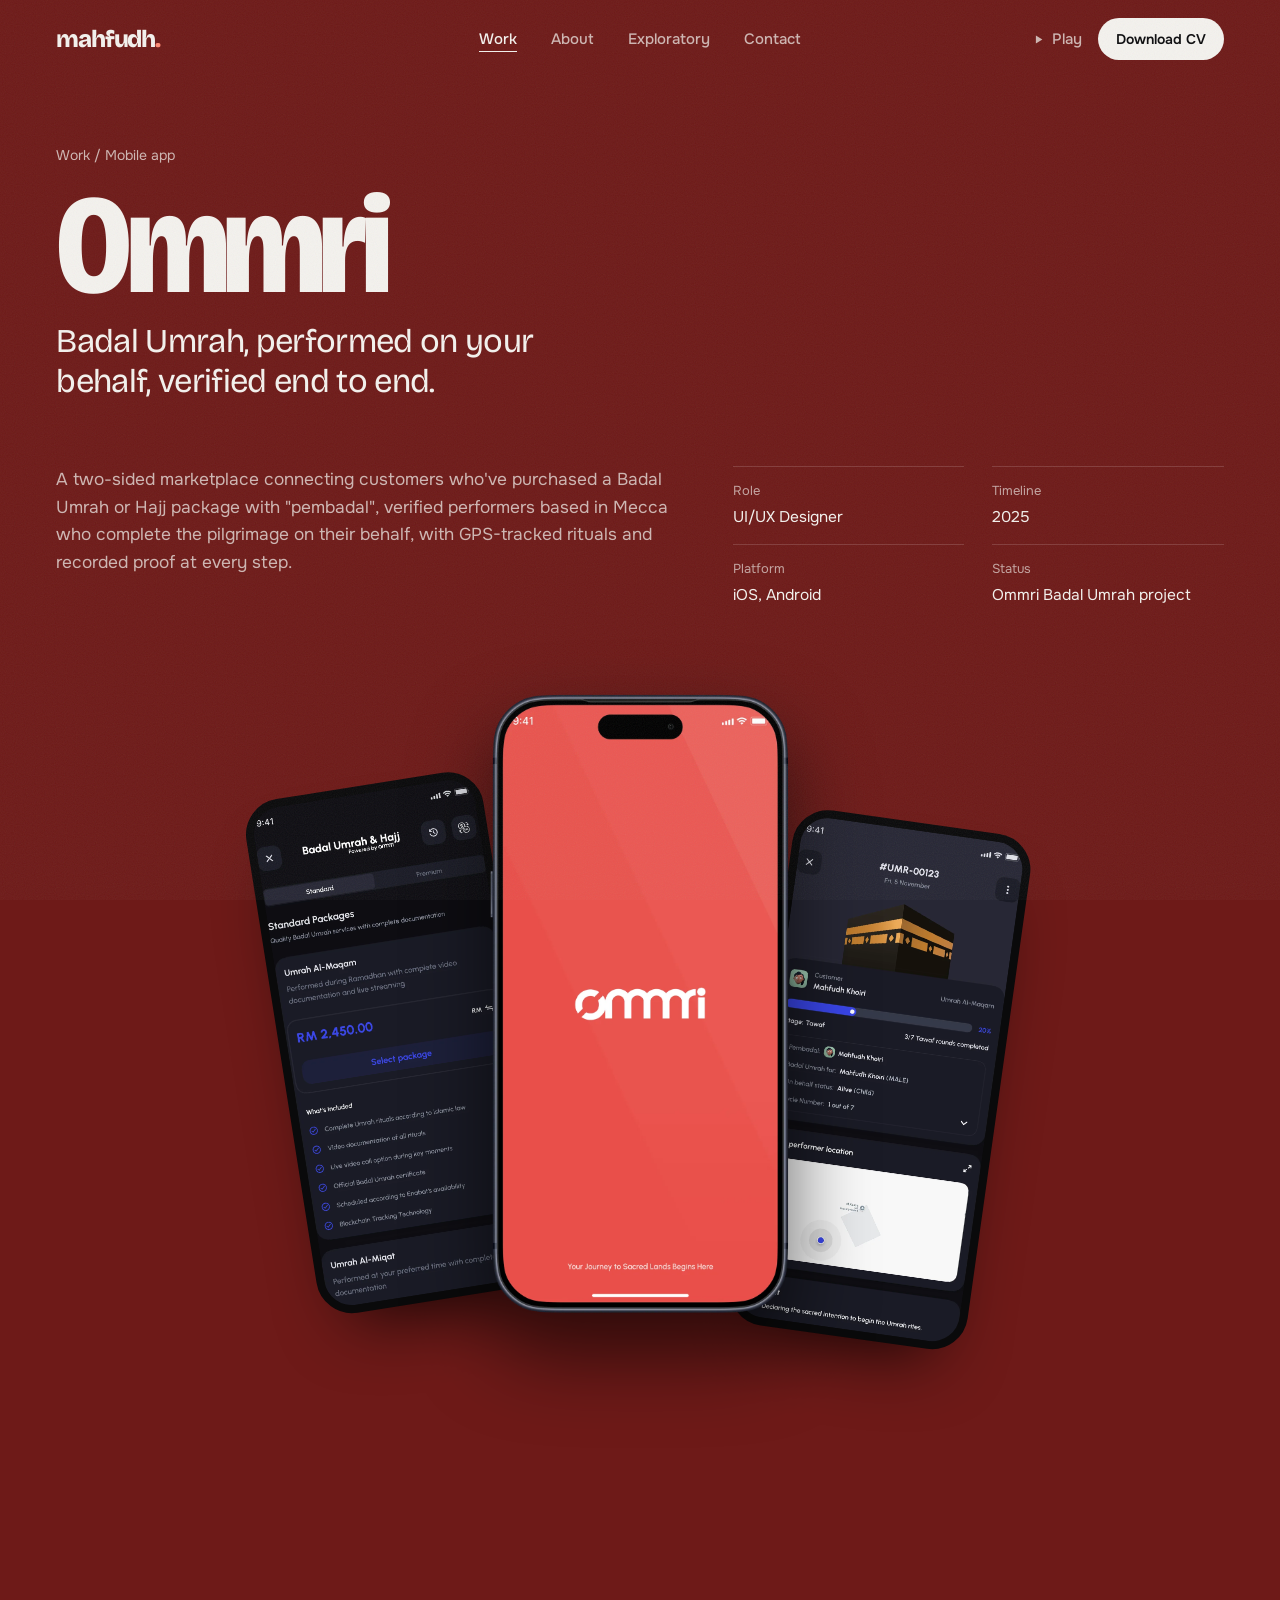
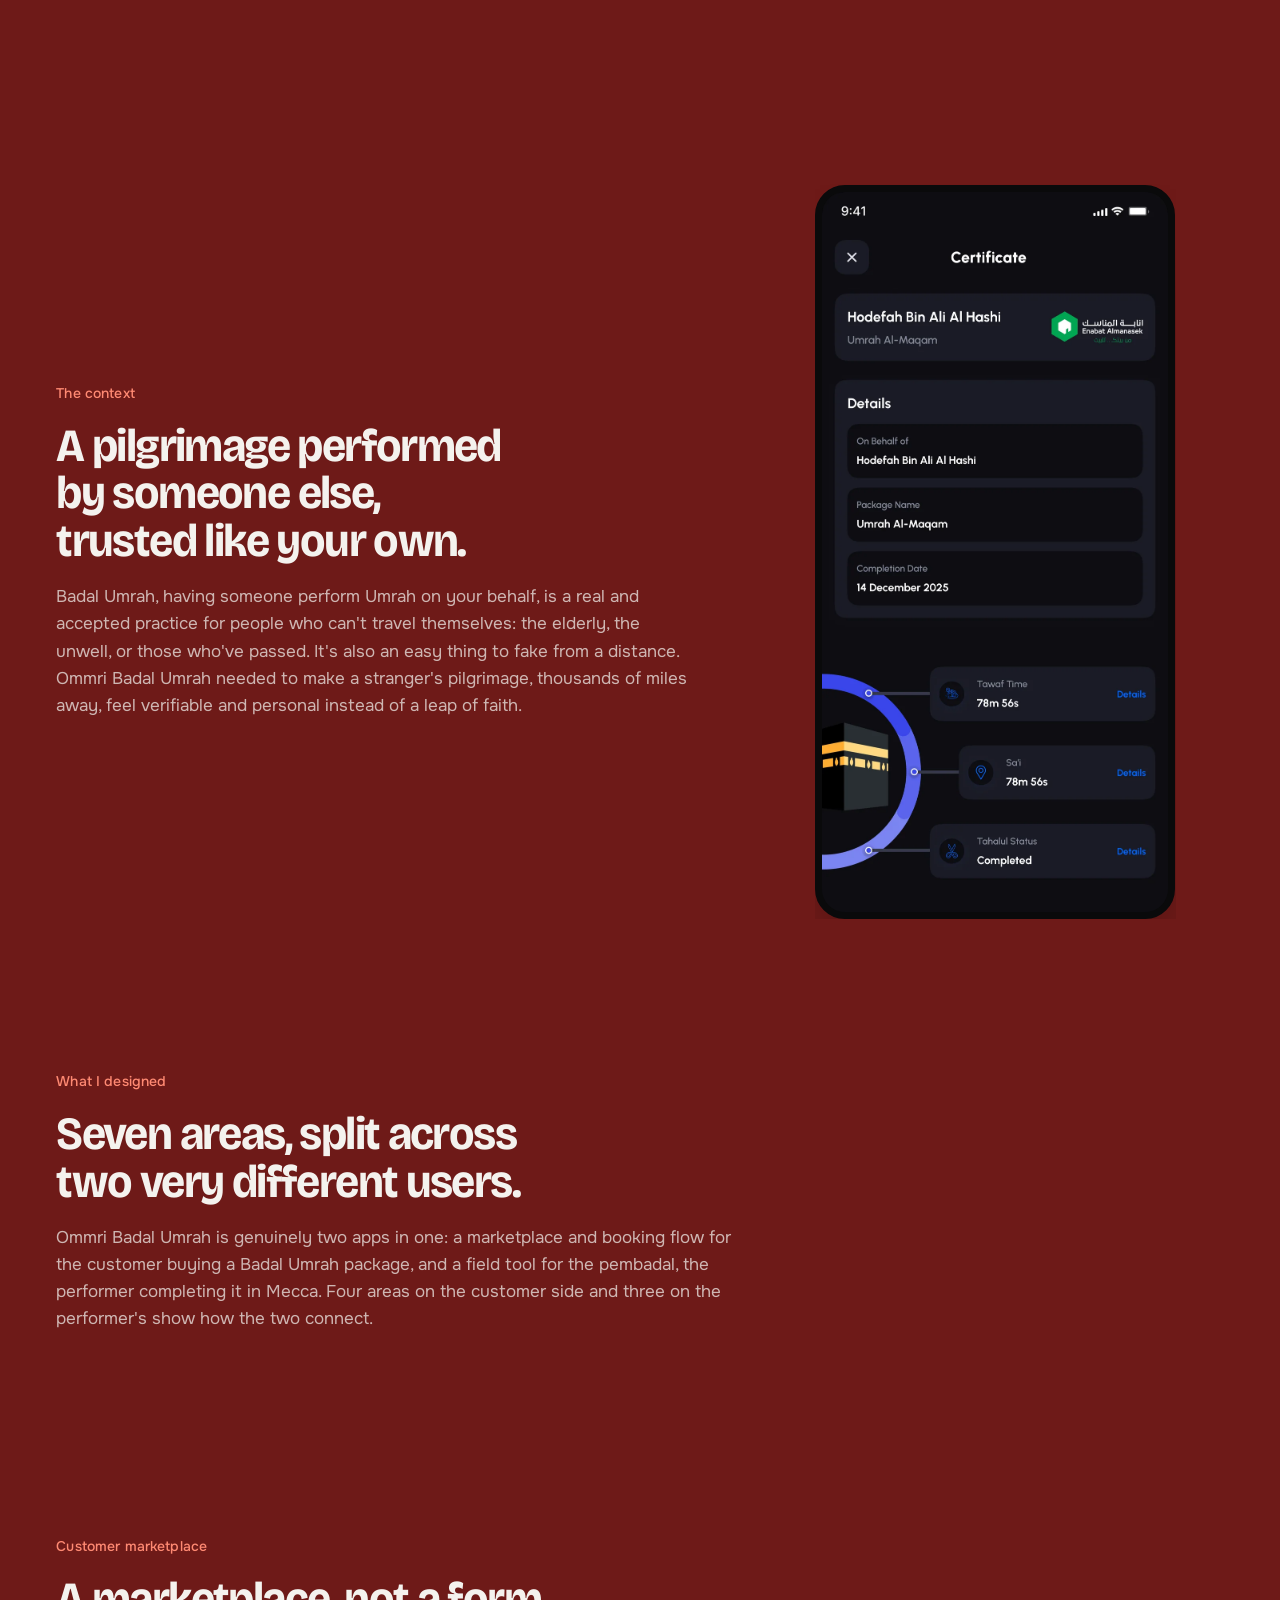
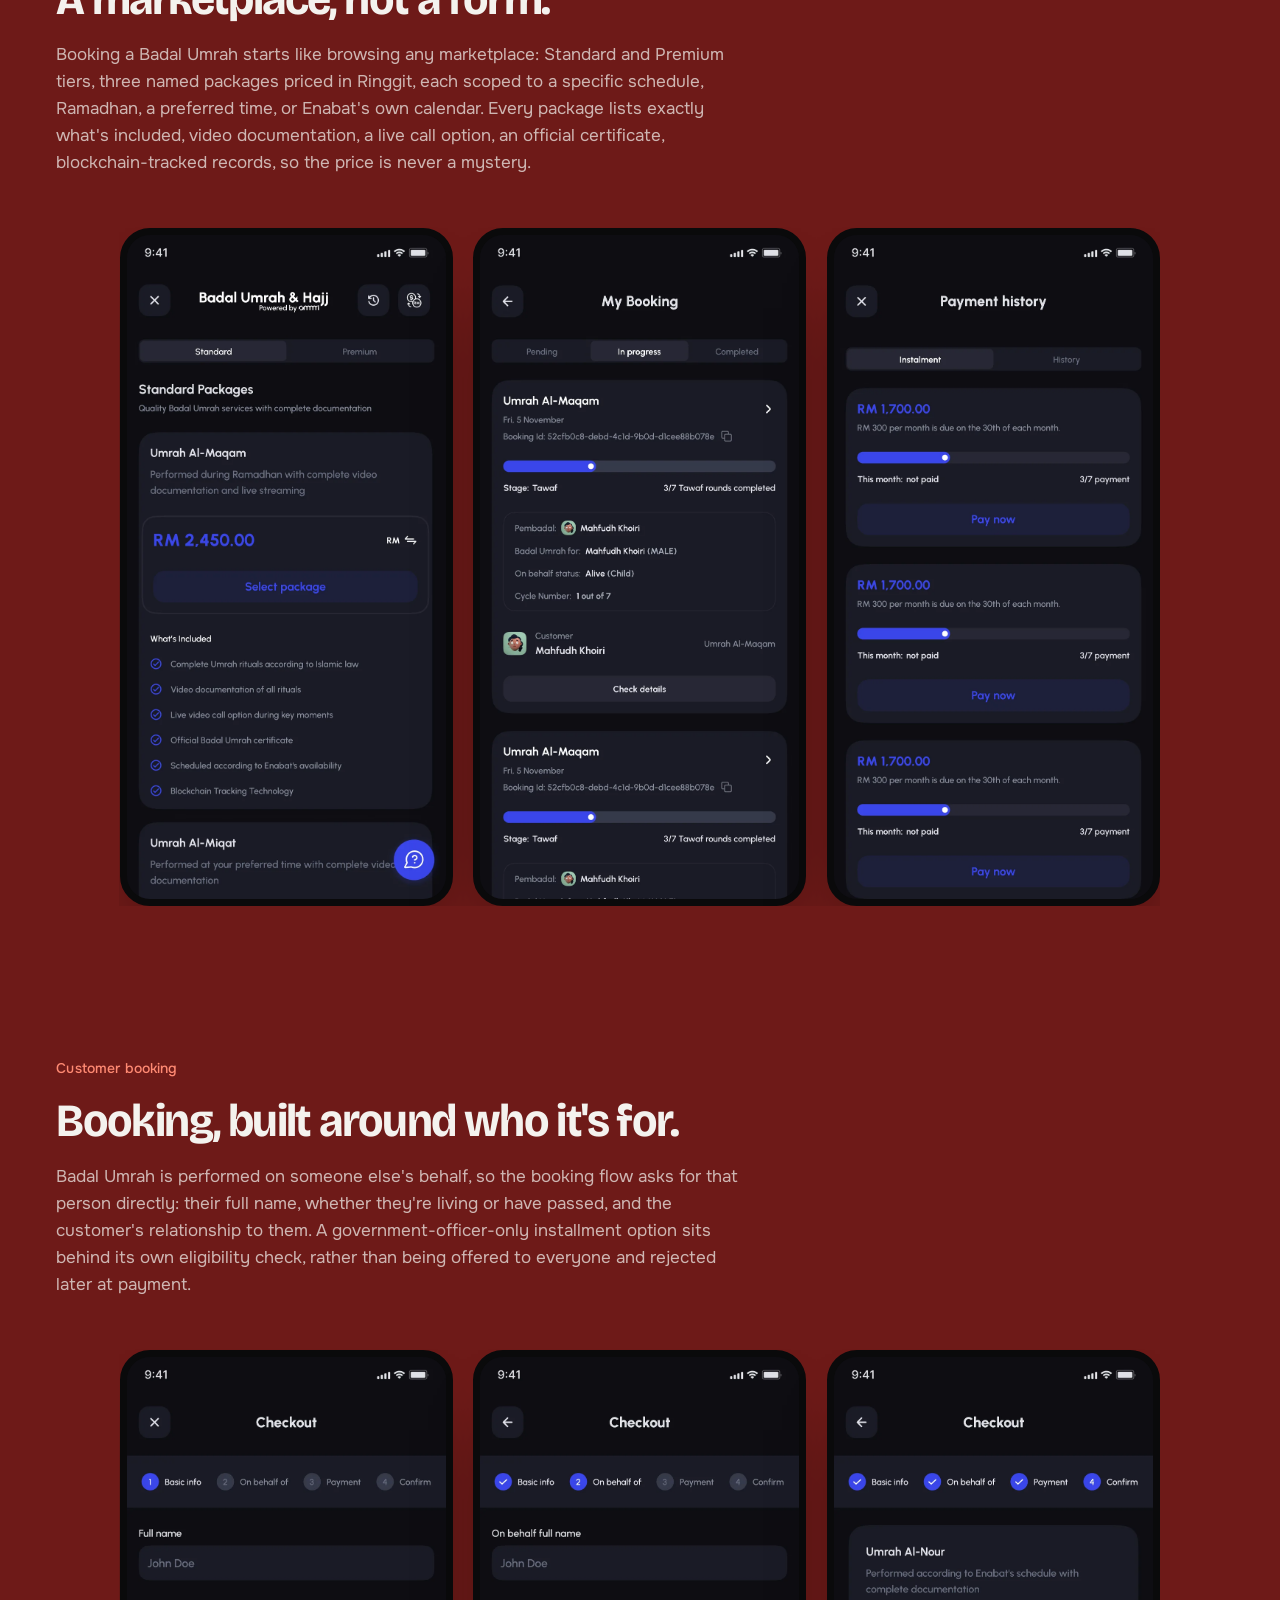
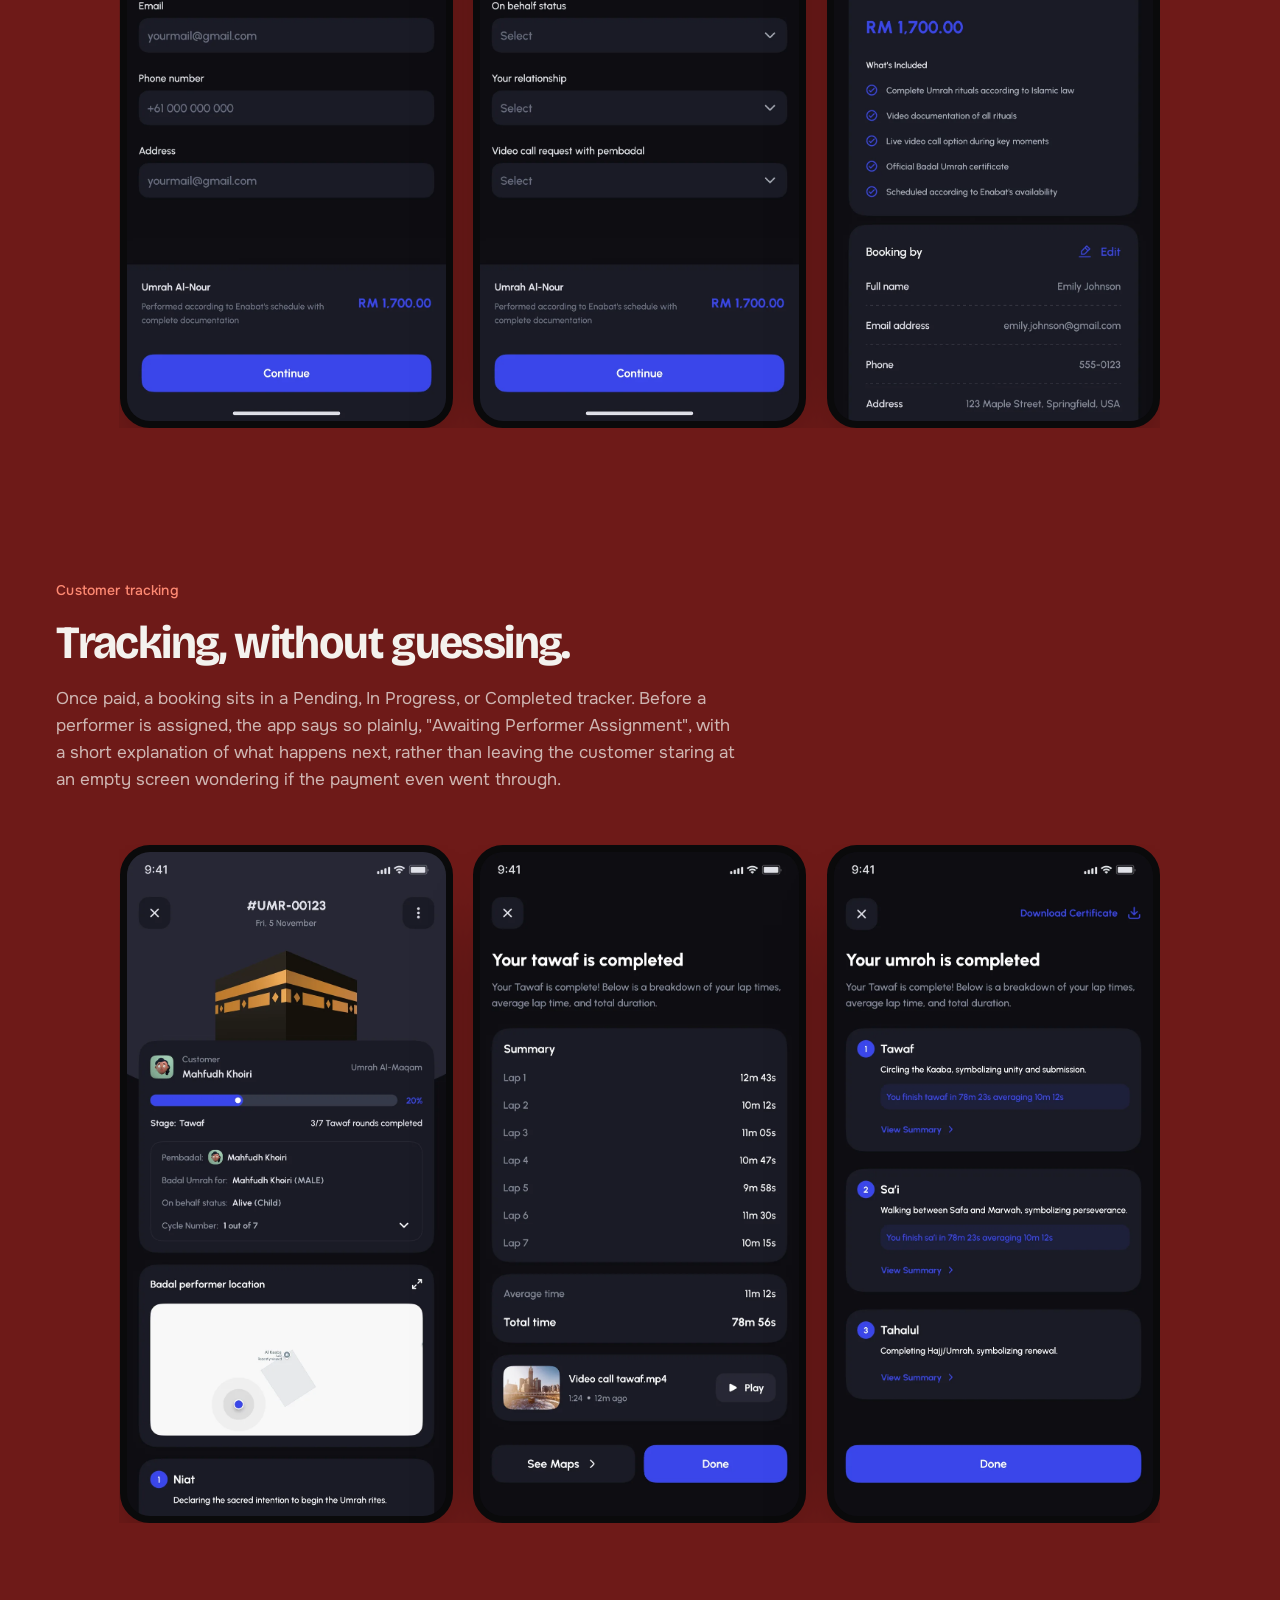
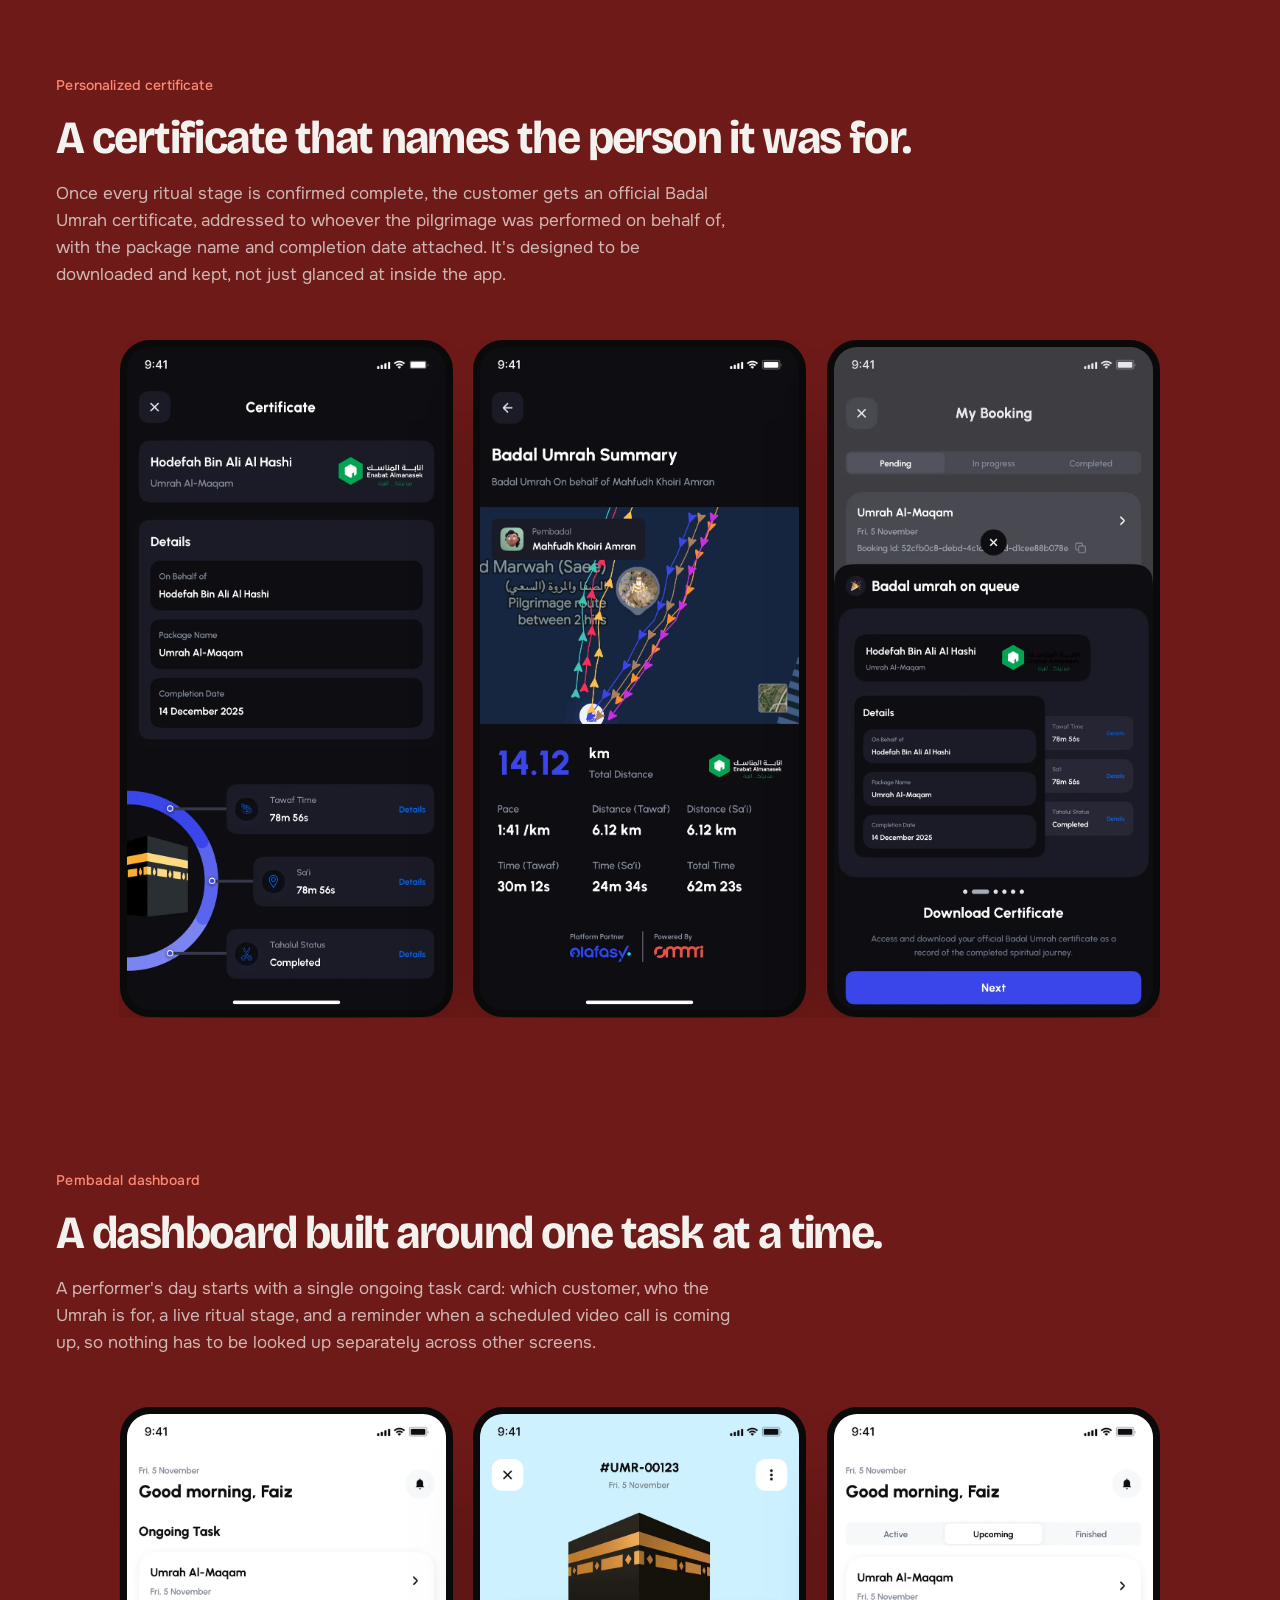
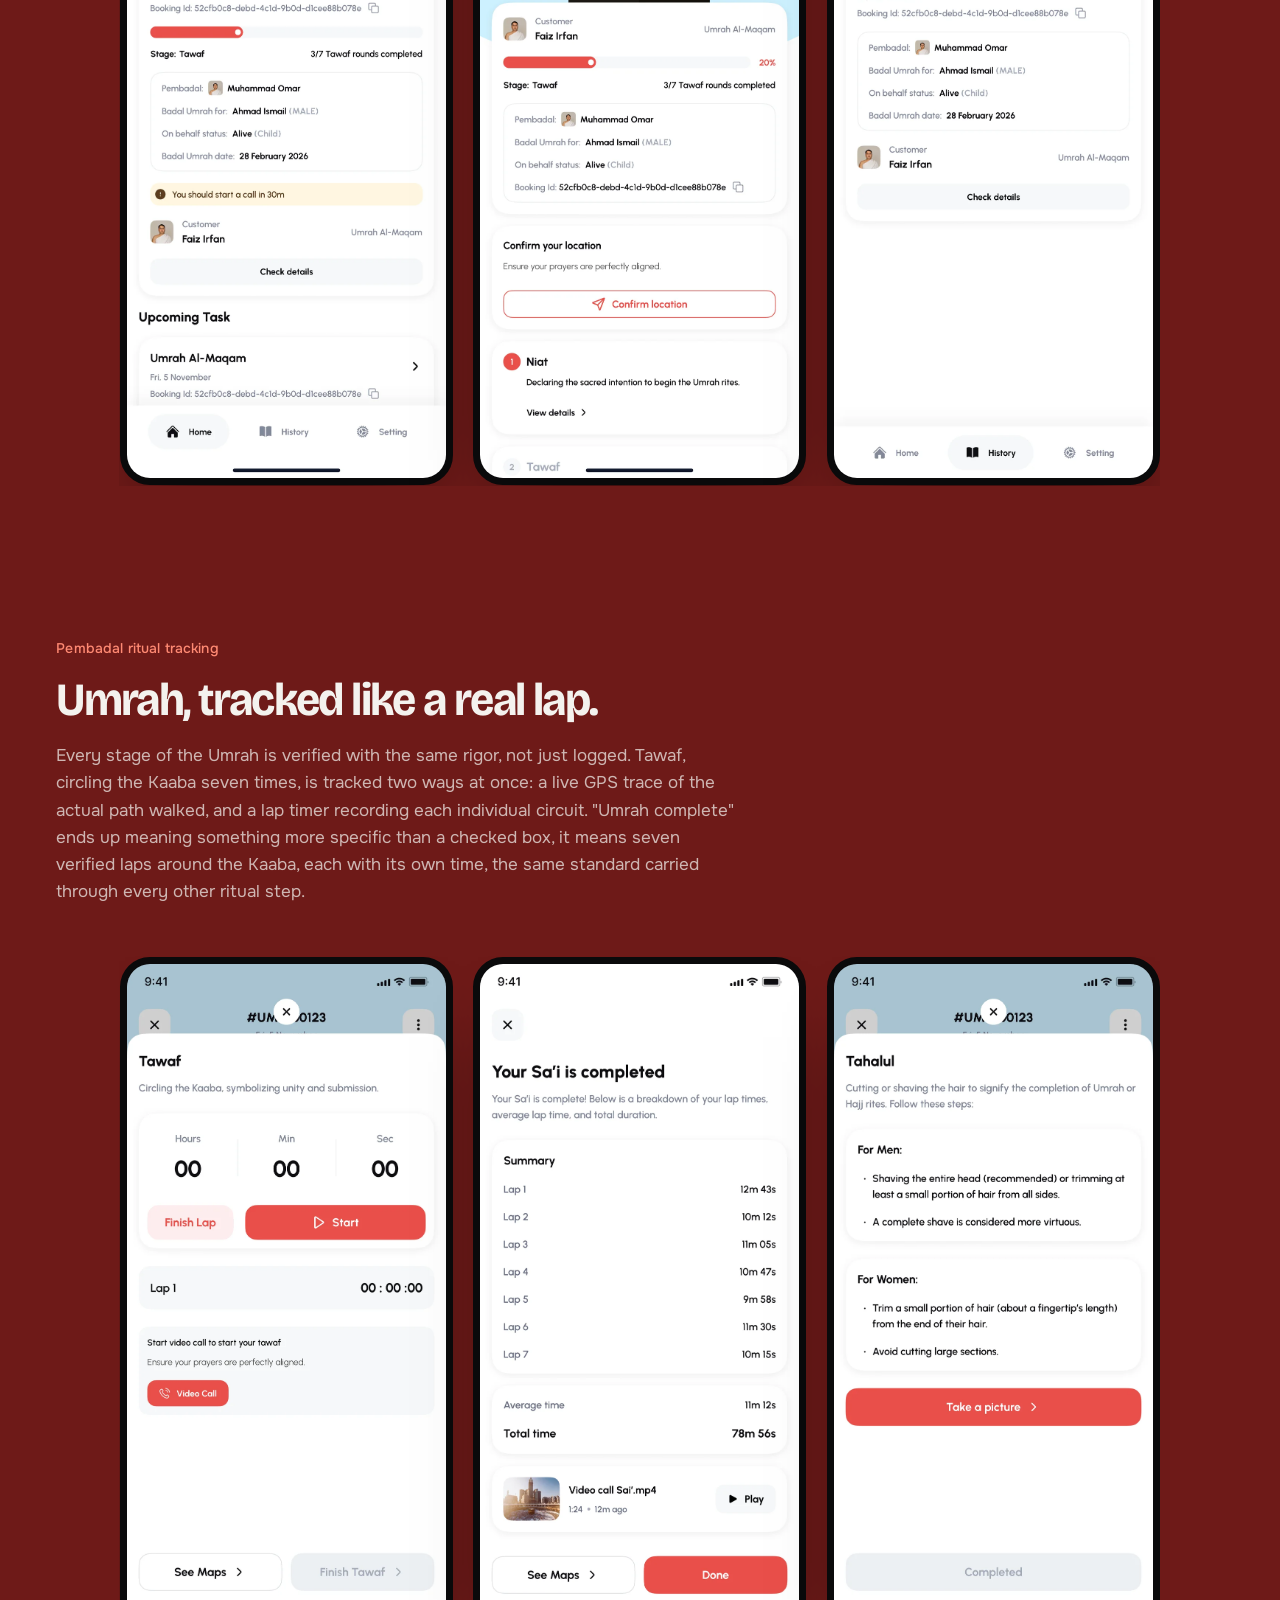
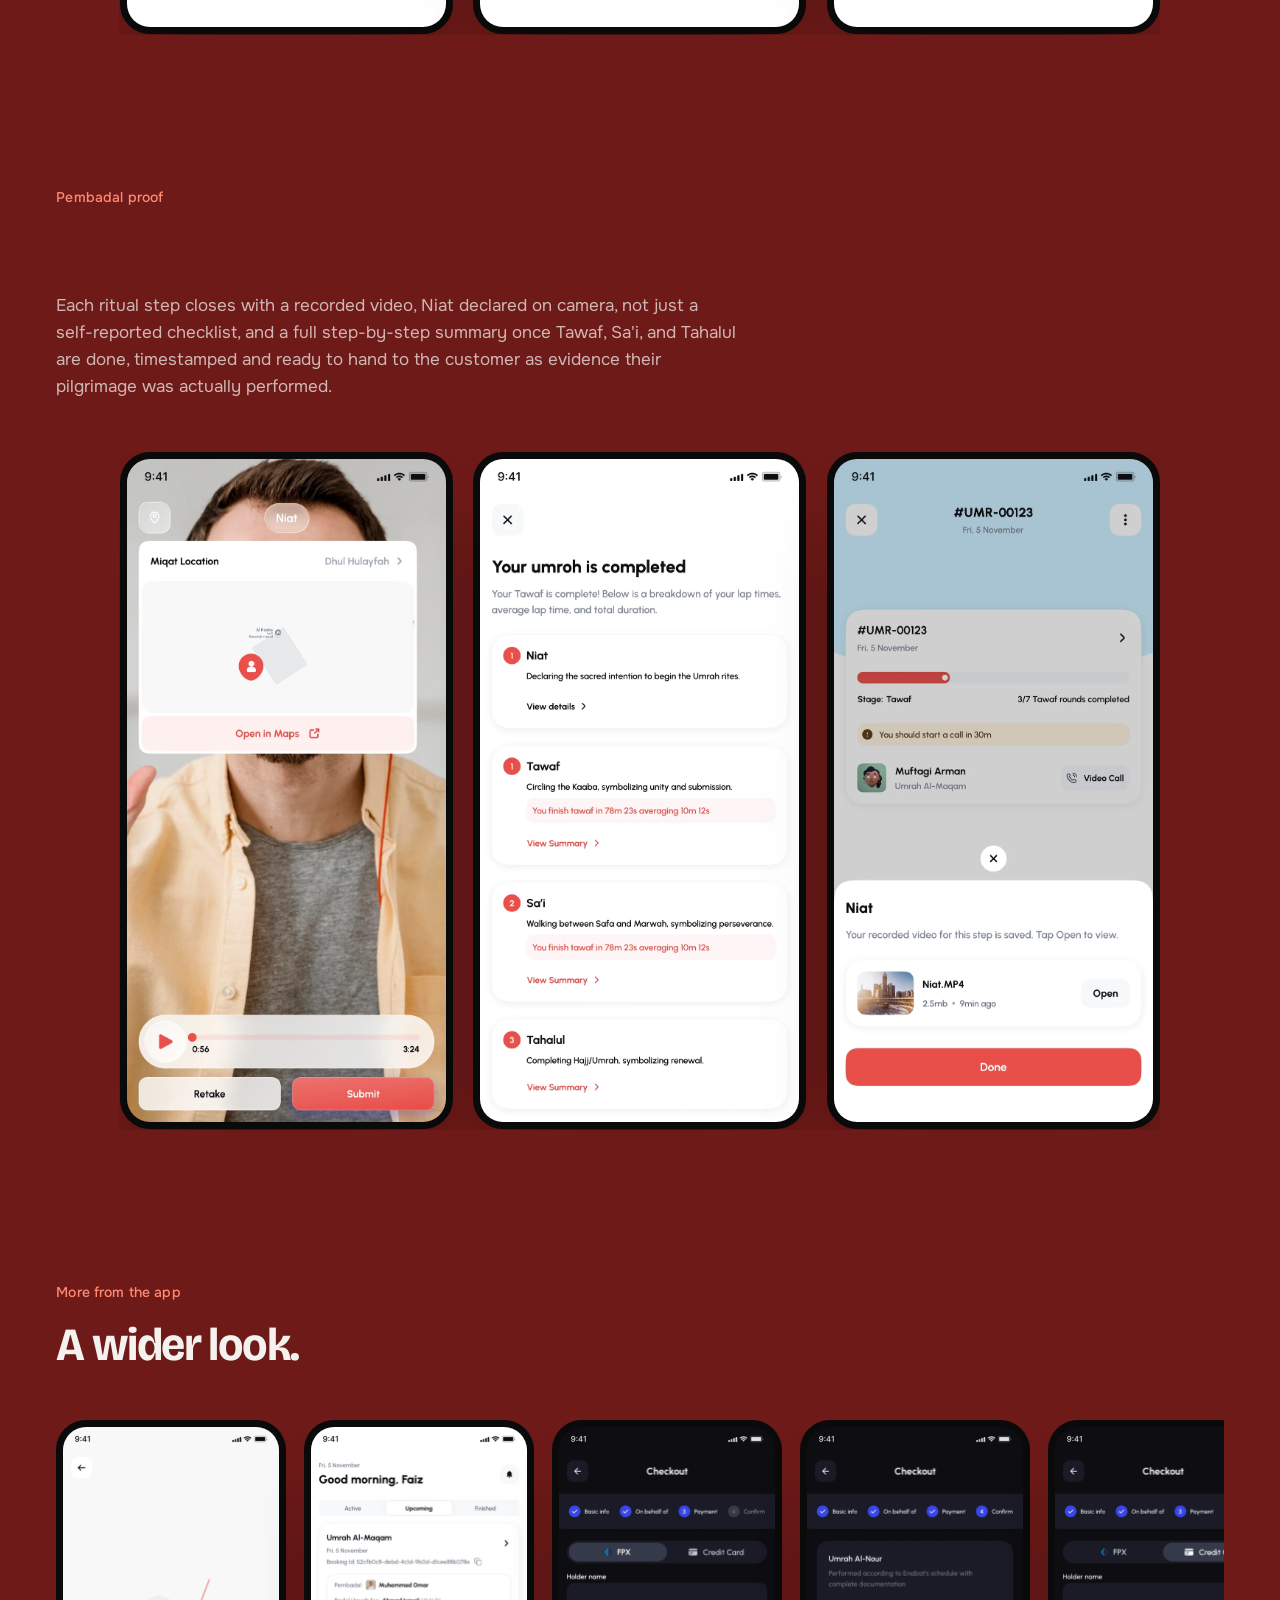
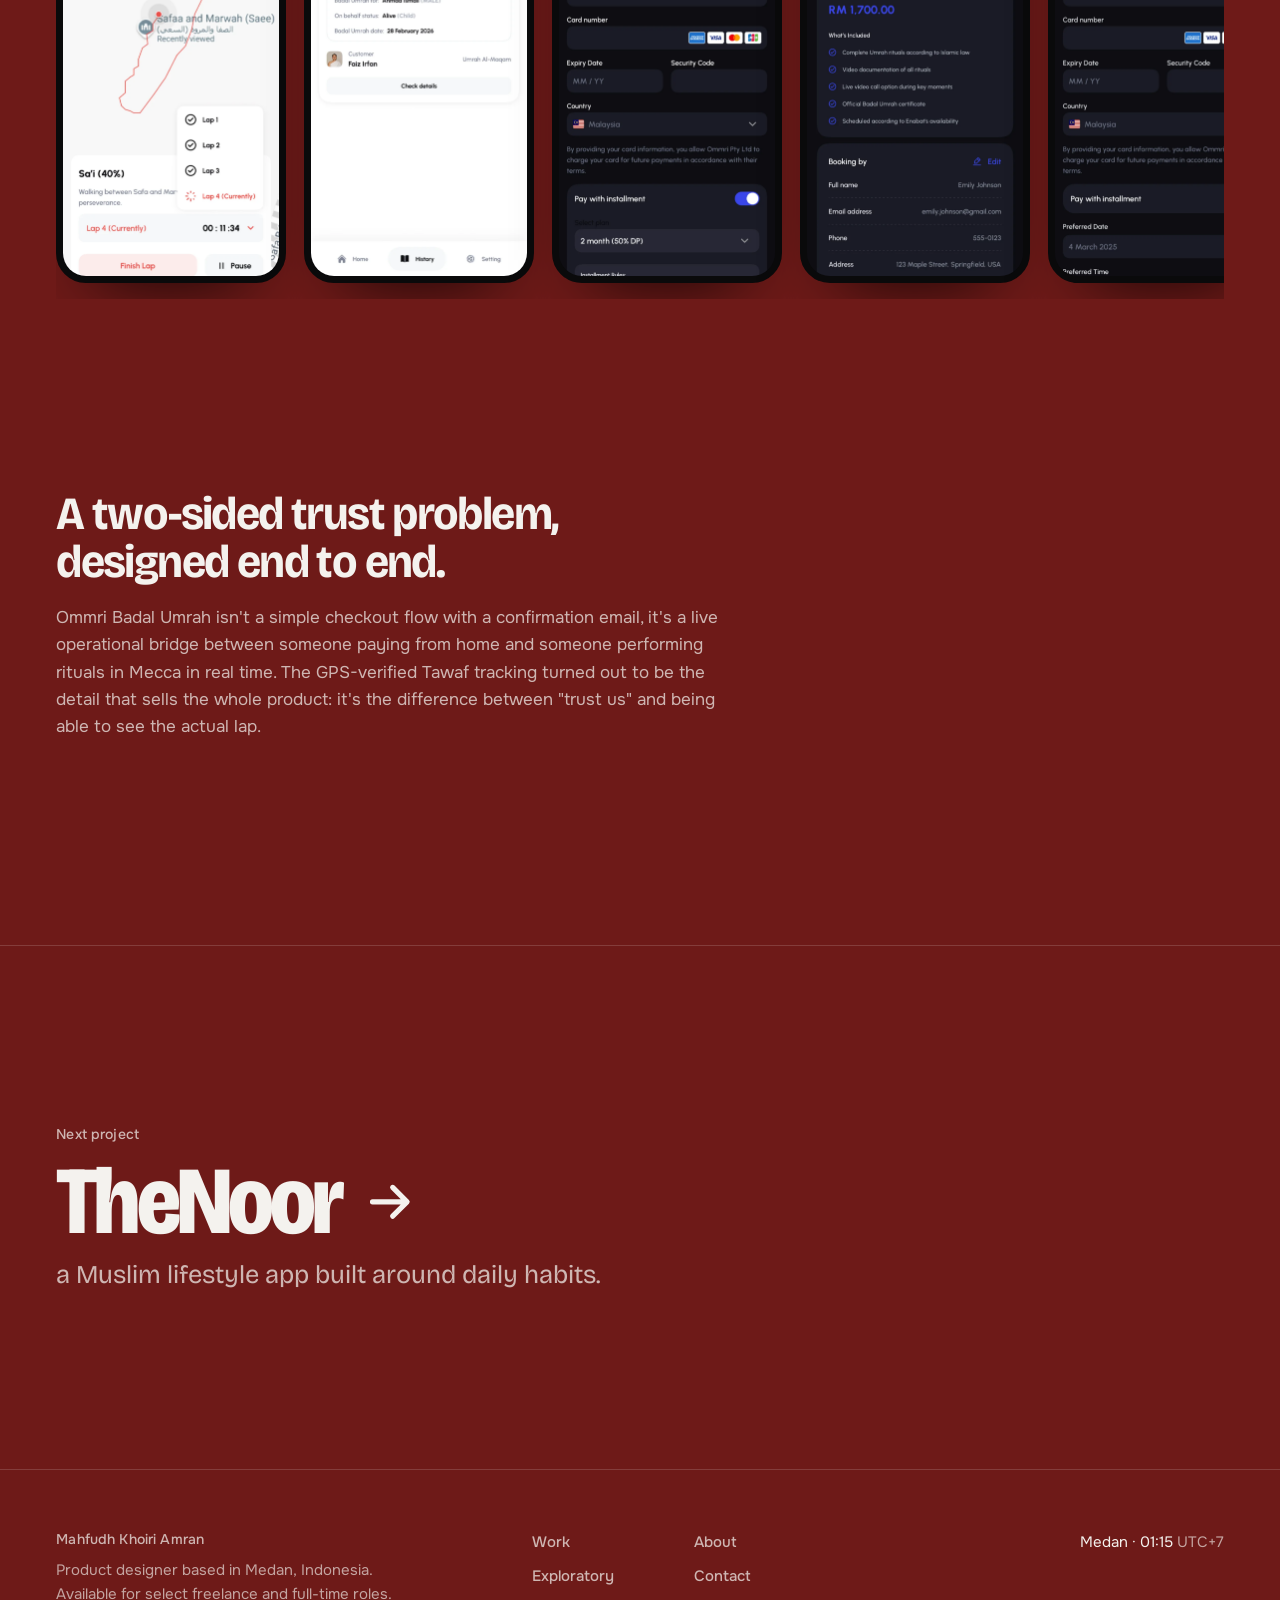
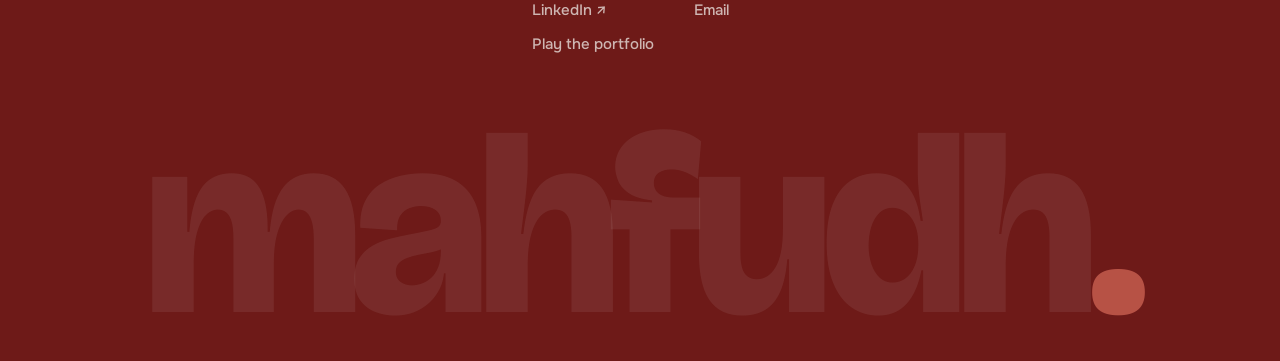
<file: case-ommri.html>
<!doctype html>
<html lang="en" style="--bg:#6e1a18;--accent:#ff8a73">
<head>
<meta charset="utf-8">
<meta name="viewport" content="width=device-width, initial-scale=1">
<title>Ommri — Case study — Mahfudh Khoiri Amran</title>
<meta name="description" content="A two-sided marketplace connecting customers who&#x27;ve purchased a Badal Umrah or Hajj package with &quot;pembadal&quot;, verified performers based in Mecca who complete the pilgrimage on their behalf, with GPS-tracked rituals and recorded proof at every step.">
<meta name="theme-color" content="#6e1a18">
<link rel="preconnect" href="https://fonts.googleapis.com">
<link rel="preconnect" href="https://fonts.gstatic.com" crossorigin>
<link rel="stylesheet" href="https://fonts.googleapis.com/css2?family=Bricolage+Grotesque:opsz,wdth,wght@12..96,75..100,300..800&family=Onest:wght@400;500;600&display=swap">
<link rel="stylesheet" href="styles.css?v=r3-7">
<script>document.documentElement.classList.add('js');</script>
</head>
<body class="is-case">
<a class="skip" href="#main">Skip to content</a>
<div class="grain" aria-hidden="true"></div>
<div class="cursor" data-cursor aria-hidden="true"><span data-cursor-label></span></div>
<header class="top" data-top>
  <a class="wordmark" href="index.html" aria-label="mahfudh, home">mahfudh<span>.</span></a>
  <nav class="nav" aria-label="Primary"><a class="nav-link is-on" aria-current="page" href="index.html#work"><span>Work</span></a><a class="nav-link" href="about.html"><span>About</span></a><a class="nav-link" href="exploratory.html"><span>Exploratory</span></a><a class="nav-link" href="contact.html"><span>Contact</span></a></nav>
  <div class="top-right">
    <a class="play" href="play/"><svg class="arr" viewBox="0 0 20 20" aria-hidden="true"><path d="M6 4v12l10-6Z" fill="currentColor"/></svg><span>Play</span></a>
    <a class="pill pill-paper" href="files/Mahfudh-Khoiri-Amran-CV.pdf" download="Mahfudh-Khoiri-Amran-CV.pdf" data-magnetic>Download CV</a>
    <button type="button" class="menu-btn" data-menu aria-expanded="false" aria-controls="menu"><span class="sr-only">Menu</span><i></i><i></i></button>
  </div>
</header>
<div class="menu" id="menu" data-menu-panel hidden>
  <nav aria-label="Mobile"><a class="menu-link" href="index.html#work" style="--i:0">Work</a><a class="menu-link" href="about.html" style="--i:1">About</a><a class="menu-link" href="exploratory.html" style="--i:2">Exploratory</a><a class="menu-link" href="contact.html" style="--i:3">Contact</a></nav>
  <div class="menu-foot"><a class="pill pill-paper" href="files/Mahfudh-Khoiri-Amran-CV.pdf" download="Mahfudh-Khoiri-Amran-CV.pdf">Download CV</a><a class="pill pill-line" href="play/"><svg class="arr" viewBox="0 0 20 20" aria-hidden="true"><path d="M6 4v12l10-6Z" fill="currentColor"/></svg> Play the portfolio</a></div>
</div>
<main id="main">

<section class="case-hero" data-bg="#6e1a18" data-accent="#ff8a73">
  <div class="wrap">
    <p class="crumbs hero-in" style="--d:0"><a href="index.html#work">Work</a> <span aria-hidden="true">/</span> Mobile app</p>
    <h1 class="case-title"><span class="sr-only">Ommri</span><span class="hl" aria-hidden="true"><span style="--d:1">Ommri</span></span></h1>
    <p class="case-tag hero-in" style="--d:2">Badal Umrah, performed on your behalf, verified end to end.</p>
    <div class="case-intro hero-in" style="--d:3">
      <p class="lede">A two-sided marketplace connecting customers who&#x27;ve purchased a Badal Umrah or Hajj package with &quot;pembadal&quot;, verified performers based in Mecca who complete the pilgrimage on their behalf, with GPS-tracked rituals and recorded proof at every step.</p>
      <dl class="case-meta"><div><dt>Role</dt><dd>UI/UX Designer</dd></div><div><dt>Timeline</dt><dd>2025</dd></div><div><dt>Platform</dt><dd>iOS, Android</dd></div><div><dt>Status</dt><dd>Ommri Badal Umrah project</dd></div></dl>
    </div>
  </div>
  <div class="wrap case-cover hero-in" style="--d:4; view-transition-name: media-ommri"><div data-parallax="-0.05"><div class="stack phones cover-stack">
      <div class="phone ph ph-back"><img src="images/ommri-marketplace-packages.webp" width="865" height="1800" alt="Ommri screen" loading="lazy" decoding="async"></div>
      <div class="ph ph-front"><img src="images/ommri-homepage-mockup.webp" width="863" height="1800" alt="Ommri shown in an iPhone frame" fetchpriority="high" decoding="async"></div>
      <div class="phone ph ph-side"><img src="images/ommri-tracking-taskdetail.webp" width="865" height="1800" alt="Ommri screen" loading="lazy" decoding="async"></div></div></div></div>
</section>
<div class="case-body" data-bg="#6e1a18" data-accent="#ff8a73">
<section class="scene split is-tall">
  <div class="wrap scene-grid"><div class="scene-text"><p class="eyebrow accent" data-reveal>The context</p><h2 class="h2" data-reveal><span class="sr-only">A pilgrimage performed by someone else, trusted like your own.</span><span class="lines" aria-hidden="true"><span class="w"><span>A</span></span> <span class="w"><span>pilgrimage</span></span> <span class="w"><span>performed</span></span> <span class="w"><span>by</span></span> <span class="w"><span>someone</span></span> <span class="w"><span>else,</span></span> <span class="w"><span>trusted</span></span> <span class="w"><span>like</span></span> <span class="w"><span>your</span></span> <span class="w"><span>own.</span></span> </span></h2><p data-reveal>Badal Umrah, having someone perform Umrah on your behalf, is a real and accepted practice for people who can&#x27;t travel themselves: the elderly, the unwell, or those who&#x27;ve passed. It&#x27;s also an easy thing to fake from a distance. Ommri Badal Umrah needed to make a stranger&#x27;s pilgrimage, thousands of miles away, feel verifiable and personal instead of a leap of faith.</p></div><div class="scene-media" data-reveal="clip"><button type="button" class="shot tall" data-shot="ommri" data-full="images/ommri-context-certificate.webp" data-alt="Ommri Badal Umrah personalized certificate confirming a completed pilgrimage" data-cursor-text="Zoom"><img src="images/ommri-context-certificate.webp" width="865" height="1800" alt="Ommri Badal Umrah personalized certificate confirming a completed pilgrimage" loading="lazy" decoding="async"></button></div></div>
</section>
<section class="scene">
  <div class="wrap"><div class="scene-text wide"><p class="eyebrow accent" data-reveal>What I designed</p><h2 class="h2" data-reveal><span class="sr-only">Seven areas, split across two very different users.</span><span class="lines" aria-hidden="true"><span class="w"><span>Seven</span></span> <span class="w"><span>areas,</span></span> <span class="w"><span>split</span></span> <span class="w"><span>across</span></span> <span class="w"><span>two</span></span> <span class="w"><span>very</span></span> <span class="w"><span>different</span></span> <span class="w"><span>users.</span></span> </span></h2><p data-reveal>Ommri Badal Umrah is genuinely two apps in one: a marketplace and booking flow for the customer buying a Badal Umrah package, and a field tool for the pembadal, the performer completing it in Mecca. Four areas on the customer side and three on the performer&#x27;s show how the two connect.</p></div></div>
</section>
<section class="scene">
  <div class="wrap"><div class="scene-text wide"><p class="eyebrow accent" data-reveal>Customer marketplace</p><h2 class="h2" data-reveal><span class="sr-only">A marketplace, not a form.</span><span class="lines" aria-hidden="true"><span class="w"><span>A</span></span> <span class="w"><span>marketplace,</span></span> <span class="w"><span>not</span></span> <span class="w"><span>a</span></span> <span class="w"><span>form.</span></span> </span></h2><p data-reveal>Booking a Badal Umrah starts like browsing any marketplace: Standard and Premium tiers, three named packages priced in Ringgit, each scoped to a specific schedule, Ramadhan, a preferred time, or Enabat&#x27;s own calendar. Every package lists exactly what&#x27;s included, video documentation, a live call option, an official certificate, blockchain-tracked records, so the price is never a mystery.</p></div><div class="shots n3 is-tall" data-reveal="clip"><button type="button" class="shot tall" data-shot="ommri" data-full="images/ommri-marketplace-packages.webp" data-alt="Ommri Badal Umrah Standard Packages listing with Umrah Al-Maqam details" data-cursor-text="Zoom"><img src="images/ommri-marketplace-packages.webp" width="865" height="1800" alt="Ommri Badal Umrah Standard Packages listing with Umrah Al-Maqam details" loading="lazy" decoding="async"></button><button type="button" class="shot tall" data-shot="ommri" data-full="images/ommri-marketplace-inprogress.webp" data-alt="Ommri Badal Umrah My Booking screen with an in-progress Badal Umrah card" data-cursor-text="Zoom"><img src="images/ommri-marketplace-inprogress.webp" width="865" height="1800" alt="Ommri Badal Umrah My Booking screen with an in-progress Badal Umrah card" loading="lazy" decoding="async"></button><button type="button" class="shot tall" data-shot="ommri" data-full="images/ommri-marketplace-paymenthistory.webp" data-alt="Ommri Badal Umrah payment history screen with installment cards" data-cursor-text="Zoom"><img src="images/ommri-marketplace-paymenthistory.webp" width="865" height="1800" alt="Ommri Badal Umrah payment history screen with installment cards" loading="lazy" decoding="async"></button></div></div>
</section>
<section class="scene">
  <div class="wrap"><div class="scene-text wide"><p class="eyebrow accent" data-reveal>Customer booking</p><h2 class="h2" data-reveal><span class="sr-only">Booking, built around who it&#x27;s for.</span><span class="lines" aria-hidden="true"><span class="w"><span>Booking,</span></span> <span class="w"><span>built</span></span> <span class="w"><span>around</span></span> <span class="w"><span>who</span></span> <span class="w"><span>it&#x27;s</span></span> <span class="w"><span>for.</span></span> </span></h2><p data-reveal>Badal Umrah is performed on someone else&#x27;s behalf, so the booking flow asks for that person directly: their full name, whether they&#x27;re living or have passed, and the customer&#x27;s relationship to them. A government-officer-only installment option sits behind its own eligibility check, rather than being offered to everyone and rejected later at payment.</p></div><div class="shots n3 is-tall" data-reveal="clip"><button type="button" class="shot tall" data-shot="ommri" data-full="images/ommri-booking-basicinfo.webp" data-alt="Ommri Badal Umrah checkout basic info step with contact details" data-cursor-text="Zoom"><img src="images/ommri-booking-basicinfo.webp" width="865" height="1800" alt="Ommri Badal Umrah checkout basic info step with contact details" loading="lazy" decoding="async"></button><button type="button" class="shot tall" data-shot="ommri" data-full="images/ommri-booking-onbehalf.webp" data-alt="Ommri Badal Umrah on-behalf-of step asking who the Badal Umrah is being performed for" data-cursor-text="Zoom"><img src="images/ommri-booking-onbehalf.webp" width="865" height="1800" alt="Ommri Badal Umrah on-behalf-of step asking who the Badal Umrah is being performed for" loading="lazy" decoding="async"></button><button type="button" class="shot tall" data-shot="ommri" data-full="images/ommri-booking-confirm.webp" data-alt="Ommri Badal Umrah final checkout confirmation with booking details" data-cursor-text="Zoom"><img src="images/ommri-booking-confirm.webp" width="865" height="1800" alt="Ommri Badal Umrah final checkout confirmation with booking details" loading="lazy" decoding="async"></button></div></div>
</section>
<section class="scene">
  <div class="wrap"><div class="scene-text wide"><p class="eyebrow accent" data-reveal>Customer tracking</p><h2 class="h2" data-reveal><span class="sr-only">Tracking, without guessing.</span><span class="lines" aria-hidden="true"><span class="w"><span>Tracking,</span></span> <span class="w"><span>without</span></span> <span class="w"><span>guessing.</span></span> </span></h2><p data-reveal>Once paid, a booking sits in a Pending, In Progress, or Completed tracker. Before a performer is assigned, the app says so plainly, &quot;Awaiting Performer Assignment&quot;, with a short explanation of what happens next, rather than leaving the customer staring at an empty screen wondering if the payment even went through.</p></div><div class="shots n3 is-tall" data-reveal="clip"><button type="button" class="shot tall" data-shot="ommri" data-full="images/ommri-tracking-taskdetail.webp" data-alt="Ommri Badal Umrah task detail screen with live performer location and ritual steps" data-cursor-text="Zoom"><img src="images/ommri-tracking-taskdetail.webp" width="865" height="1800" alt="Ommri Badal Umrah task detail screen with live performer location and ritual steps" loading="lazy" decoding="async"></button><button type="button" class="shot tall" data-shot="ommri" data-full="images/ommri-tracking-tawafcomplete.webp" data-alt="Ommri Badal Umrah Tawaf-completed screen with a lap-by-lap time breakdown" data-cursor-text="Zoom"><img src="images/ommri-tracking-tawafcomplete.webp" width="865" height="1800" alt="Ommri Badal Umrah Tawaf-completed screen with a lap-by-lap time breakdown" loading="lazy" decoding="async"></button><button type="button" class="shot tall" data-shot="ommri" data-full="images/ommri-tracking-umrohcomplete.webp" data-alt="Ommri Badal Umrah completed summary with a link to download the certificate" data-cursor-text="Zoom"><img src="images/ommri-tracking-umrohcomplete.webp" width="865" height="1800" alt="Ommri Badal Umrah completed summary with a link to download the certificate" loading="lazy" decoding="async"></button></div></div>
</section>
<section class="scene">
  <div class="wrap"><div class="scene-text wide"><p class="eyebrow accent" data-reveal>Personalized certificate</p><h2 class="h2" data-reveal><span class="sr-only">A certificate that names the person it was for.</span><span class="lines" aria-hidden="true"><span class="w"><span>A</span></span> <span class="w"><span>certificate</span></span> <span class="w"><span>that</span></span> <span class="w"><span>names</span></span> <span class="w"><span>the</span></span> <span class="w"><span>person</span></span> <span class="w"><span>it</span></span> <span class="w"><span>was</span></span> <span class="w"><span>for.</span></span> </span></h2><p data-reveal>Once every ritual stage is confirmed complete, the customer gets an official Badal Umrah certificate, addressed to whoever the pilgrimage was performed on behalf of, with the package name and completion date attached. It&#x27;s designed to be downloaded and kept, not just glanced at inside the app.</p></div><div class="shots n3 is-tall" data-reveal="clip"><button type="button" class="shot tall" data-shot="ommri" data-full="images/ommri-certificate-clean.webp" data-alt="Ommri Badal Umrah personalized certificate ready to download" data-cursor-text="Zoom"><img src="images/ommri-certificate-clean.webp" width="865" height="1800" alt="Ommri Badal Umrah personalized certificate ready to download" loading="lazy" decoding="async"></button><button type="button" class="shot tall" data-shot="ommri" data-full="images/ommri-certificate-summary.webp" data-alt="Ommri Badal Umrah summary with a GPS route map and distance breakdown" data-cursor-text="Zoom"><img src="images/ommri-certificate-summary.webp" width="865" height="1800" alt="Ommri Badal Umrah summary with a GPS route map and distance breakdown" loading="lazy" decoding="async"></button><button type="button" class="shot tall" data-shot="ommri" data-full="images/ommri-certificate-onboarding.webp" data-alt="Ommri Badal Umrah onboarding screen introducing the downloadable certificate" data-cursor-text="Zoom"><img src="images/ommri-certificate-onboarding.webp" width="865" height="1800" alt="Ommri Badal Umrah onboarding screen introducing the downloadable certificate" loading="lazy" decoding="async"></button></div></div>
</section>
<section class="scene">
  <div class="wrap"><div class="scene-text wide"><p class="eyebrow accent" data-reveal>Pembadal dashboard</p><h2 class="h2" data-reveal><span class="sr-only">A dashboard built around one task at a time.</span><span class="lines" aria-hidden="true"><span class="w"><span>A</span></span> <span class="w"><span>dashboard</span></span> <span class="w"><span>built</span></span> <span class="w"><span>around</span></span> <span class="w"><span>one</span></span> <span class="w"><span>task</span></span> <span class="w"><span>at</span></span> <span class="w"><span>a</span></span> <span class="w"><span>time.</span></span> </span></h2><p data-reveal>A performer&#x27;s day starts with a single ongoing task card: which customer, who the Umrah is for, a live ritual stage, and a reminder when a scheduled video call is coming up, so nothing has to be looked up separately across other screens.</p></div><div class="shots n3 is-tall" data-reveal="clip"><button type="button" class="shot tall" data-shot="ommri" data-full="images/ommri-pembadal-home.webp" data-alt="Ommri Badal Umrah pembadal home dashboard with ongoing and upcoming tasks" data-cursor-text="Zoom"><img src="images/ommri-pembadal-home.webp" width="865" height="1800" alt="Ommri Badal Umrah pembadal home dashboard with ongoing and upcoming tasks" loading="lazy" decoding="async"></button><button type="button" class="shot tall" data-shot="ommri" data-full="images/ommri-pembadal-taskdetail2.webp" data-alt="Ommri Badal Umrah pembadal task detail screen with customer information and ritual steps" data-cursor-text="Zoom"><img src="images/ommri-pembadal-taskdetail2.webp" width="865" height="1800" alt="Ommri Badal Umrah pembadal task detail screen with customer information and ritual steps" loading="lazy" decoding="async"></button><button type="button" class="shot tall" data-shot="ommri" data-full="images/ommri-pembadal-history2.webp" data-alt="Ommri Badal Umrah pembadal task list with Active, Upcoming, and Finished tabs" data-cursor-text="Zoom"><img src="images/ommri-pembadal-history2.webp" width="865" height="1800" alt="Ommri Badal Umrah pembadal task list with Active, Upcoming, and Finished tabs" loading="lazy" decoding="async"></button></div></div>
</section>
<section class="scene">
  <div class="wrap"><div class="scene-text wide"><p class="eyebrow accent" data-reveal>Pembadal ritual tracking</p><h2 class="h2" data-reveal><span class="sr-only">Umrah, tracked like a real lap.</span><span class="lines" aria-hidden="true"><span class="w"><span>Umrah,</span></span> <span class="w"><span>tracked</span></span> <span class="w"><span>like</span></span> <span class="w"><span>a</span></span> <span class="w"><span>real</span></span> <span class="w"><span>lap.</span></span> </span></h2><p data-reveal>Every stage of the Umrah is verified with the same rigor, not just logged. Tawaf, circling the Kaaba seven times, is tracked two ways at once: a live GPS trace of the actual path walked, and a lap timer recording each individual circuit. &quot;Umrah complete&quot; ends up meaning something more specific than a checked box, it means seven verified laps around the Kaaba, each with its own time, the same standard carried through every other ritual step.</p></div><div class="shots n3 is-tall" data-reveal="clip"><button type="button" class="shot tall" data-shot="ommri" data-full="images/ommri-ritual-tawaftimer.webp" data-alt="Ommri Badal Umrah Tawaf lap timer with a video call prompt to begin" data-cursor-text="Zoom"><img src="images/ommri-ritual-tawaftimer.webp" width="865" height="1800" alt="Ommri Badal Umrah Tawaf lap timer with a video call prompt to begin" loading="lazy" decoding="async"></button><button type="button" class="shot tall" data-shot="ommri" data-full="images/ommri-ritual-saicompleted.webp" data-alt="Ommri Badal Umrah Sa&#x27;i-completed screen with a lap-by-lap time breakdown" data-cursor-text="Zoom"><img src="images/ommri-ritual-saicompleted.webp" width="865" height="1800" alt="Ommri Badal Umrah Sa&#x27;i-completed screen with a lap-by-lap time breakdown" loading="lazy" decoding="async"></button><button type="button" class="shot tall" data-shot="ommri" data-full="images/ommri-ritual-tahalul.webp" data-alt="Ommri Badal Umrah Tahalul instructions screen with a photo-proof step" data-cursor-text="Zoom"><img src="images/ommri-ritual-tahalul.webp" width="865" height="1800" alt="Ommri Badal Umrah Tahalul instructions screen with a photo-proof step" loading="lazy" decoding="async"></button></div></div>
</section>
<section class="scene">
  <div class="wrap"><div class="scene-text wide"><p class="eyebrow accent" data-reveal>Pembadal proof</p><h2 class="h2" data-reveal><span class="sr-only">Proof that holds up.</span><span class="lines" aria-hidden="true"><span class="w"><span>Proof</span></span> <span class="w"><span>that</span></span> <span class="w"><span>holds</span></span> <span class="w"><span>up.</span></span> </span></h2><p data-reveal>Each ritual step closes with a recorded video, Niat declared on camera, not just a self-reported checklist, and a full step-by-step summary once Tawaf, Sa&#x27;i, and Tahalul are done, timestamped and ready to hand to the customer as evidence their pilgrimage was actually performed.</p></div><div class="shots n3 is-tall" data-reveal="clip"><button type="button" class="shot tall" data-shot="ommri" data-full="images/ommri-proof-niatreview.webp" data-alt="Ommri Badal Umrah Niat video review screen with Miqat location and a submit step" data-cursor-text="Zoom"><img src="images/ommri-proof-niatreview.webp" width="865" height="1800" alt="Ommri Badal Umrah Niat video review screen with Miqat location and a submit step" loading="lazy" decoding="async"></button><button type="button" class="shot tall" data-shot="ommri" data-full="images/ommri-proof-umrohcomplete.webp" data-alt="Ommri Badal Umrah completed Umrah summary listing Niat, Tawaf, Sa&#x27;i, and Tahalul" data-cursor-text="Zoom"><img src="images/ommri-proof-umrohcomplete.webp" width="865" height="1800" alt="Ommri Badal Umrah completed Umrah summary listing Niat, Tawaf, Sa&#x27;i, and Tahalul" loading="lazy" decoding="async"></button><button type="button" class="shot tall" data-shot="ommri" data-full="images/ommri-proof-videosaved.webp" data-alt="Ommri Badal Umrah task detail screen confirming a recorded proof video was saved" data-cursor-text="Zoom"><img src="images/ommri-proof-videosaved.webp" width="865" height="1800" alt="Ommri Badal Umrah task detail screen confirming a recorded proof video was saved" loading="lazy" decoding="async"></button></div></div>
</section>
<section class="scene">
  <div class="wrap"><div class="scene-text wide"><p class="eyebrow accent" data-reveal>More from the app</p><h2 class="h2" data-reveal><span class="sr-only">A wider look.</span><span class="lines" aria-hidden="true"><span class="w"><span>A</span></span> <span class="w"><span>wider</span></span> <span class="w"><span>look.</span></span> </span></h2></div><div class="shots gallery is-tall" data-reveal="clip"><button type="button" class="shot tall" data-shot="ommri" data-full="images/ommri-more-saimap.webp" data-alt="Ommri Badal Umrah live GPS map tracking a Sa&#x27;i lap between Safa and Marwah" data-cursor-text="Zoom"><img src="images/ommri-more-saimap.webp" width="865" height="1800" alt="Ommri Badal Umrah live GPS map tracking a Sa&#x27;i lap between Safa and Marwah" loading="lazy" decoding="async"></button><button type="button" class="shot tall" data-shot="ommri" data-full="images/ommri-more-pembadalhistory.webp" data-alt="Ommri Badal Umrah pembadal history screen of past assignments" data-cursor-text="Zoom"><img src="images/ommri-more-pembadalhistory.webp" width="865" height="1800" alt="Ommri Badal Umrah pembadal history screen of past assignments" loading="lazy" decoding="async"></button><button type="button" class="shot tall" data-shot="ommri" data-full="images/ommri-more-installment.webp" data-alt="Ommri Badal Umrah installment payment schedule breakdown" data-cursor-text="Zoom"><img src="images/ommri-more-installment.webp" width="865" height="1800" alt="Ommri Badal Umrah installment payment schedule breakdown" loading="lazy" decoding="async"></button><button type="button" class="shot tall" data-shot="ommri" data-full="images/ommri-more-confirmreview.webp" data-alt="Ommri Badal Umrah final booking confirmation and review screen" data-cursor-text="Zoom"><img src="images/ommri-more-confirmreview.webp" width="865" height="1800" alt="Ommri Badal Umrah final booking confirmation and review screen" loading="lazy" decoding="async"></button><button type="button" class="shot tall" data-shot="ommri" data-full="images/ommri-more-videoschedule.webp" data-alt="Ommri Badal Umrah preferred date and time picker for a live video call" data-cursor-text="Zoom"><img src="images/ommri-more-videoschedule.webp" width="865" height="1800" alt="Ommri Badal Umrah preferred date and time picker for a live video call" loading="lazy" decoding="async"></button><button type="button" class="shot tall" data-shot="ommri" data-full="images/ommri-more-livecard.webp" data-alt="Ommri Badal Umrah pembadal live tracking card with a video call reminder" data-cursor-text="Zoom"><img src="images/ommri-more-livecard.webp" width="865" height="1800" alt="Ommri Badal Umrah pembadal live tracking card with a video call reminder" loading="lazy" decoding="async"></button><button type="button" class="shot tall" data-shot="ommri" data-full="images/ommri-more-faq.webp" data-alt="Ommri Badal Umrah help and support center with frequently asked questions" data-cursor-text="Zoom"><img src="images/ommri-more-faq.webp" width="865" height="1800" alt="Ommri Badal Umrah help and support center with frequently asked questions" loading="lazy" decoding="async"></button></div></div>
</section>
<section class="scene">
  <div class="wrap"><div class="scene-text wide"><p class="eyebrow accent" data-reveal>Outcome</p><h2 class="h2" data-reveal><span class="sr-only">A two-sided trust problem, designed end to end.</span><span class="lines" aria-hidden="true"><span class="w"><span>A</span></span> <span class="w"><span>two-sided</span></span> <span class="w"><span>trust</span></span> <span class="w"><span>problem,</span></span> <span class="w"><span>designed</span></span> <span class="w"><span>end</span></span> <span class="w"><span>to</span></span> <span class="w"><span>end.</span></span> </span></h2><p data-reveal>Ommri Badal Umrah isn&#x27;t a simple checkout flow with a confirmation email, it&#x27;s a live operational bridge between someone paying from home and someone performing rituals in Mecca in real time. The GPS-verified Tawaf tracking turned out to be the detail that sells the whole product: it&#x27;s the difference between &quot;trust us&quot; and being able to see the actual lap.</p></div></div>
</section>
</div>
<a class="next" href="case-thenoor.html" data-bg="#46133c" data-accent="#f184d6" data-cursor-text="Next">
  <span class="wrap next-inner">
    <span class="eyebrow">Next project</span>
    <span class="next-name">TheNoor <svg class="arr" viewBox="0 0 20 20" aria-hidden="true"><path d="M4 10h11M11 5l5 5-5 5" fill="none" stroke="currentColor" stroke-width="1.8" stroke-linecap="round" stroke-linejoin="round"/></svg></span>
    <span class="next-tag">a Muslim lifestyle app built around daily habits.</span>
  </span>
</a>
</main>
<footer class="foot" data-bg="#0c0c0e" data-accent="#9db4ff">
  <div class="wrap foot-grid">
    <div><p class="eyebrow">Mahfudh Khoiri Amran</p><p class="foot-fine">Product designer based in Medan, Indonesia. Available for select freelance and full-time roles.</p></div>
    <nav class="foot-links" aria-label="Footer">
      <a href="index.html#work">Work</a><a href="about.html">About</a><a href="exploratory.html">Exploratory</a><a href="contact.html">Contact</a>
      <a href="https://www.linkedin.com/in/mahfudhkho/" target="_blank" rel="noopener">LinkedIn ↗</a><a href="mailto:mahfudhkhoiri2906@gmail.com">Email</a><a href="play/">Play the portfolio</a>
    </nav>
    <p class="foot-time">Medan · <span data-clock>--:--</span> <span class="muted">UTC+7</span></p>
  </div>
  <p class="foot-mark" aria-hidden="true">mahfudh<span>.</span></p>
</footer>
<dialog class="dlg viewer" data-lb aria-label="Screen viewer">
  <div class="viewer-top"><span class="viewer-count" data-lb-count>01 / 01</span><span class="viewer-cap" data-lb-cap></span><button type="button" class="viewer-x" data-lb-close>Close</button></div>
  <figure class="viewer-stage" data-lb-stage></figure>
  <button type="button" class="viewer-nav viewer-prev" data-lb-prev aria-label="Previous screen">←</button>
  <button type="button" class="viewer-nav viewer-next" data-lb-next aria-label="Next screen">→</button>
</dialog>
<script src="script.js?v=r3-7" defer></script>
</body>
</html>
</file>
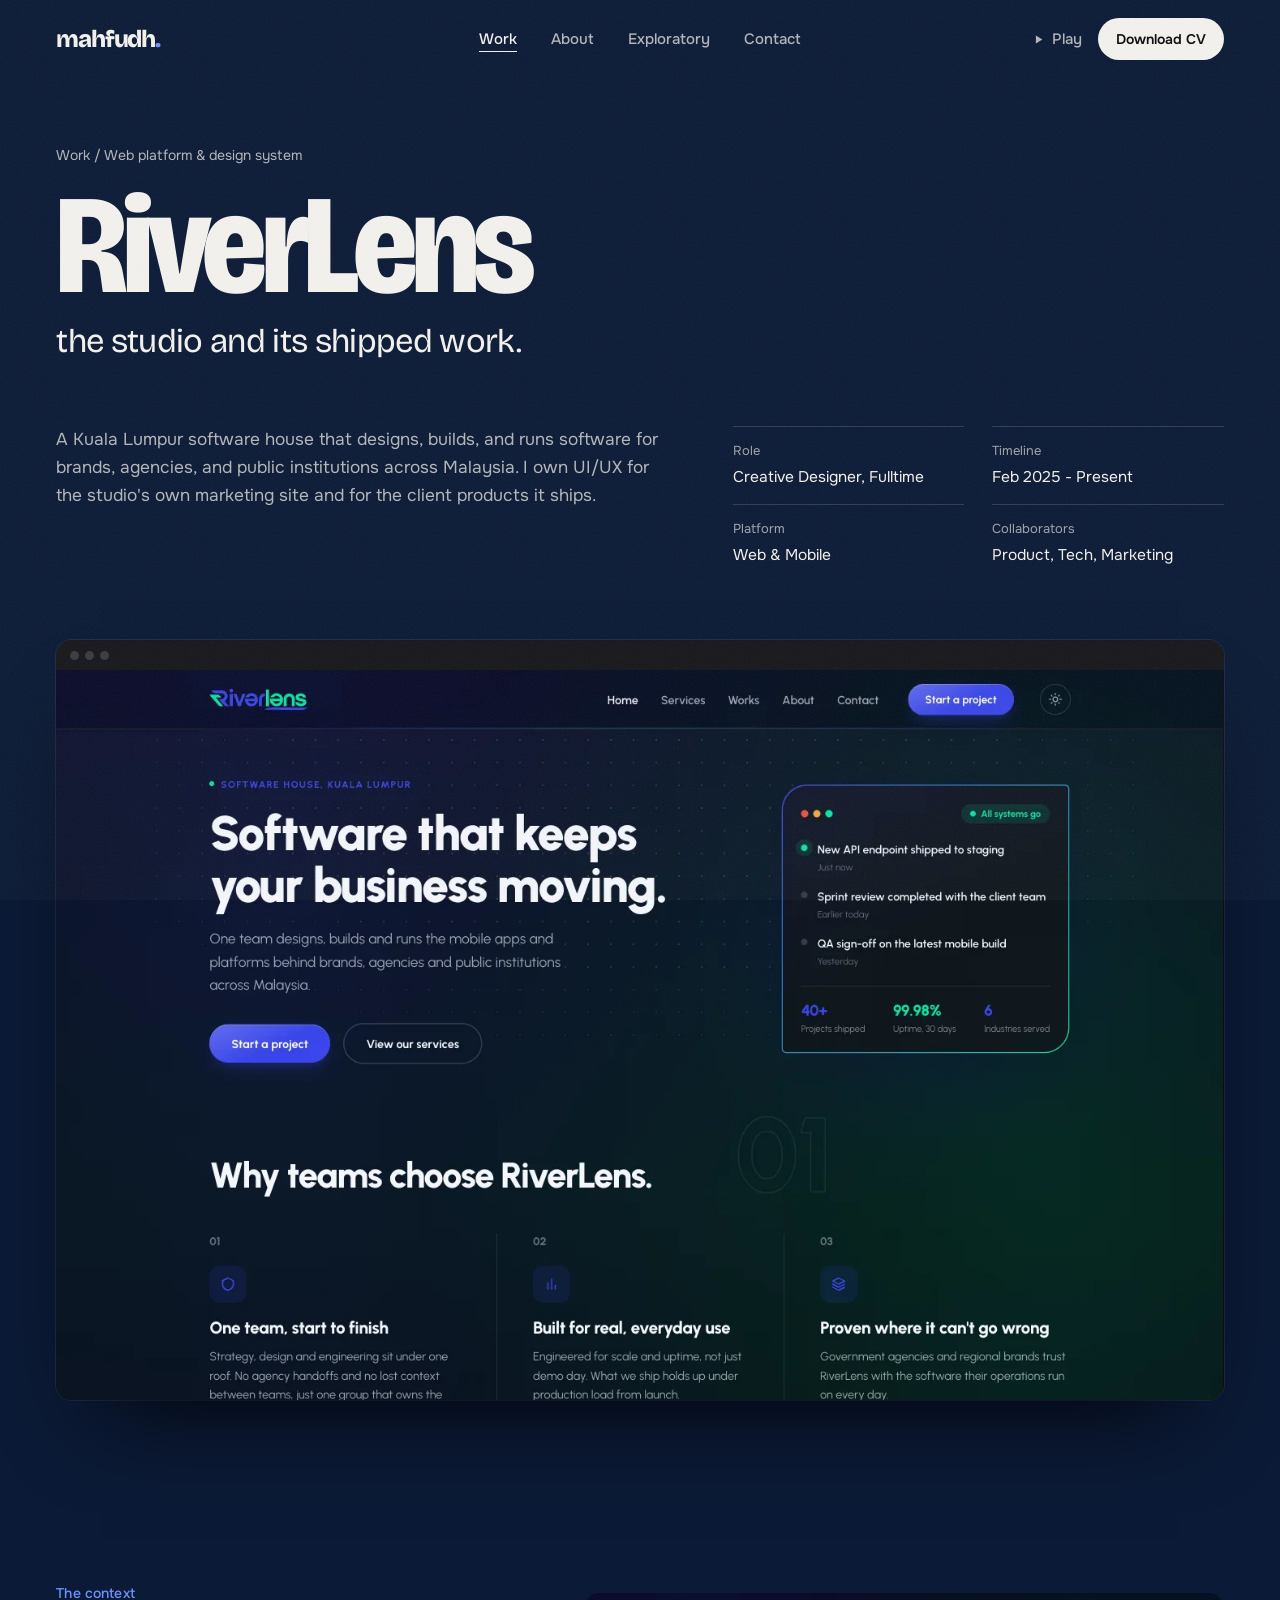
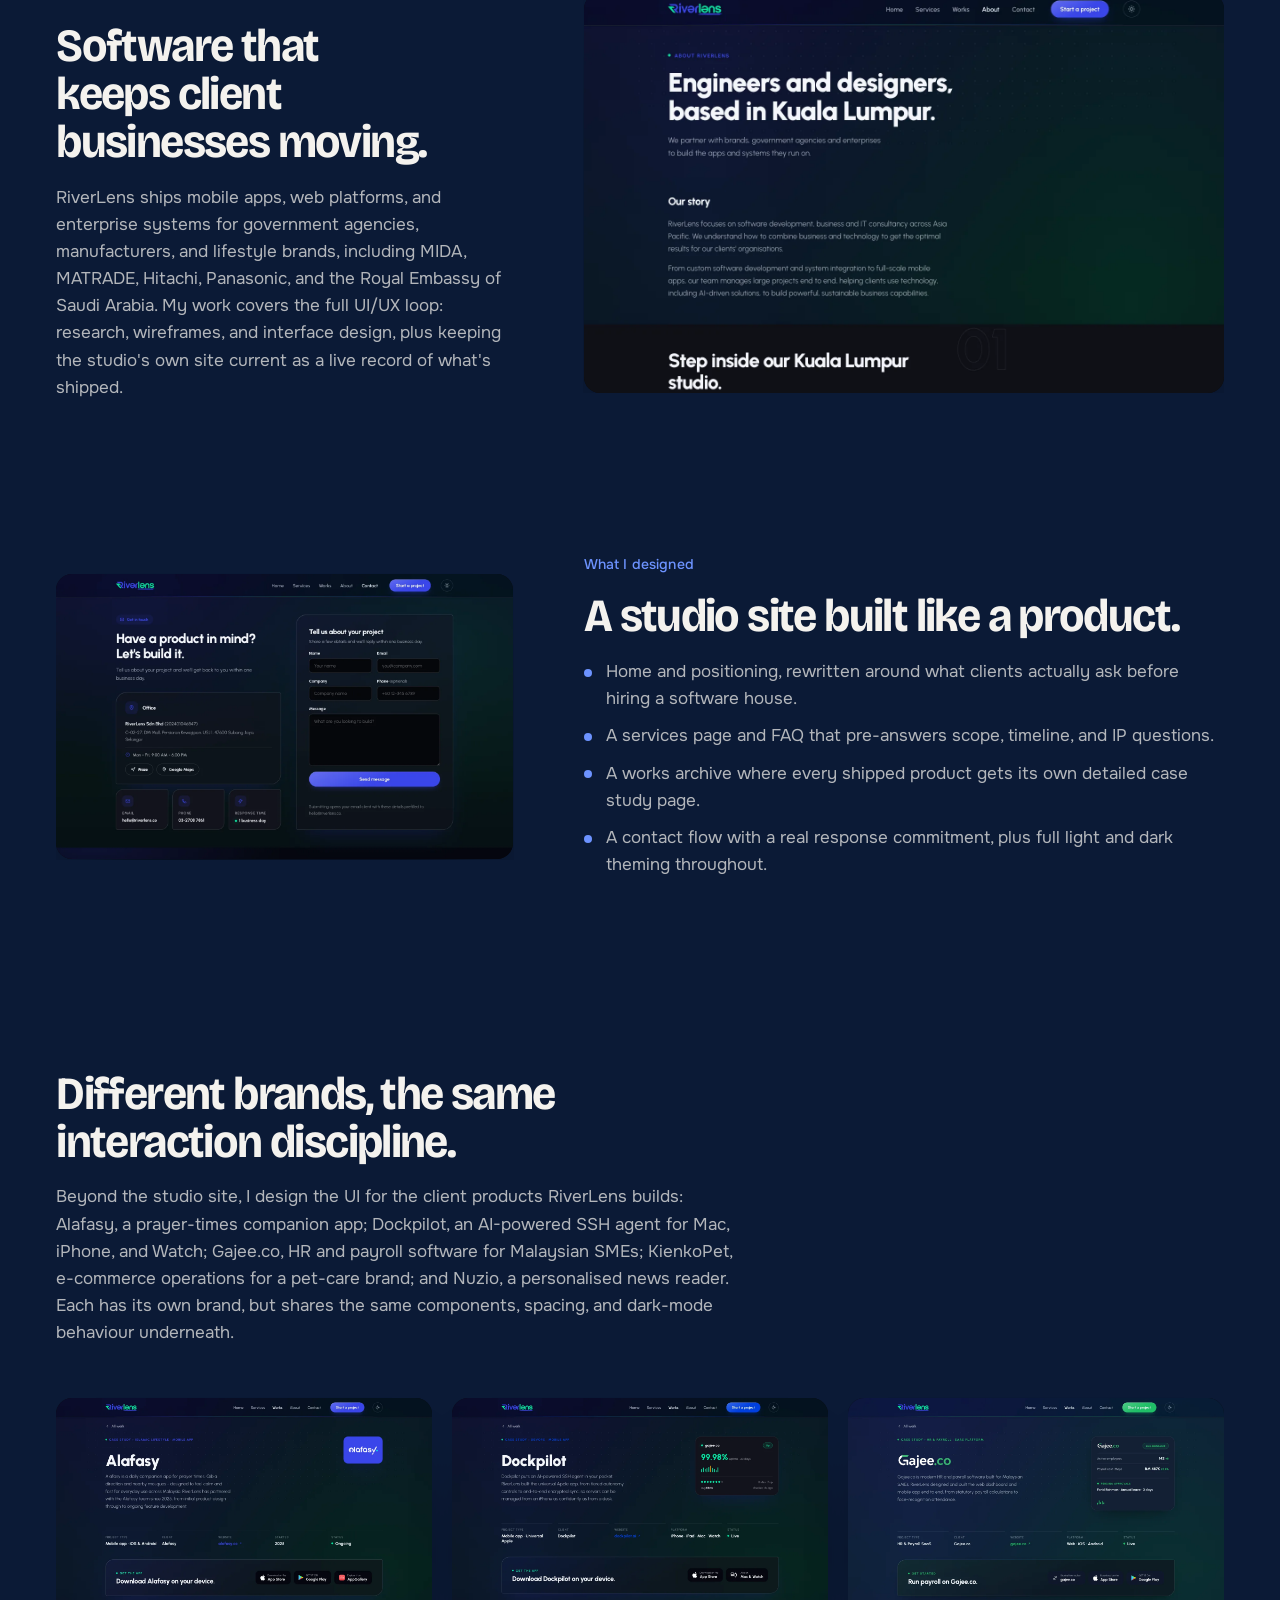
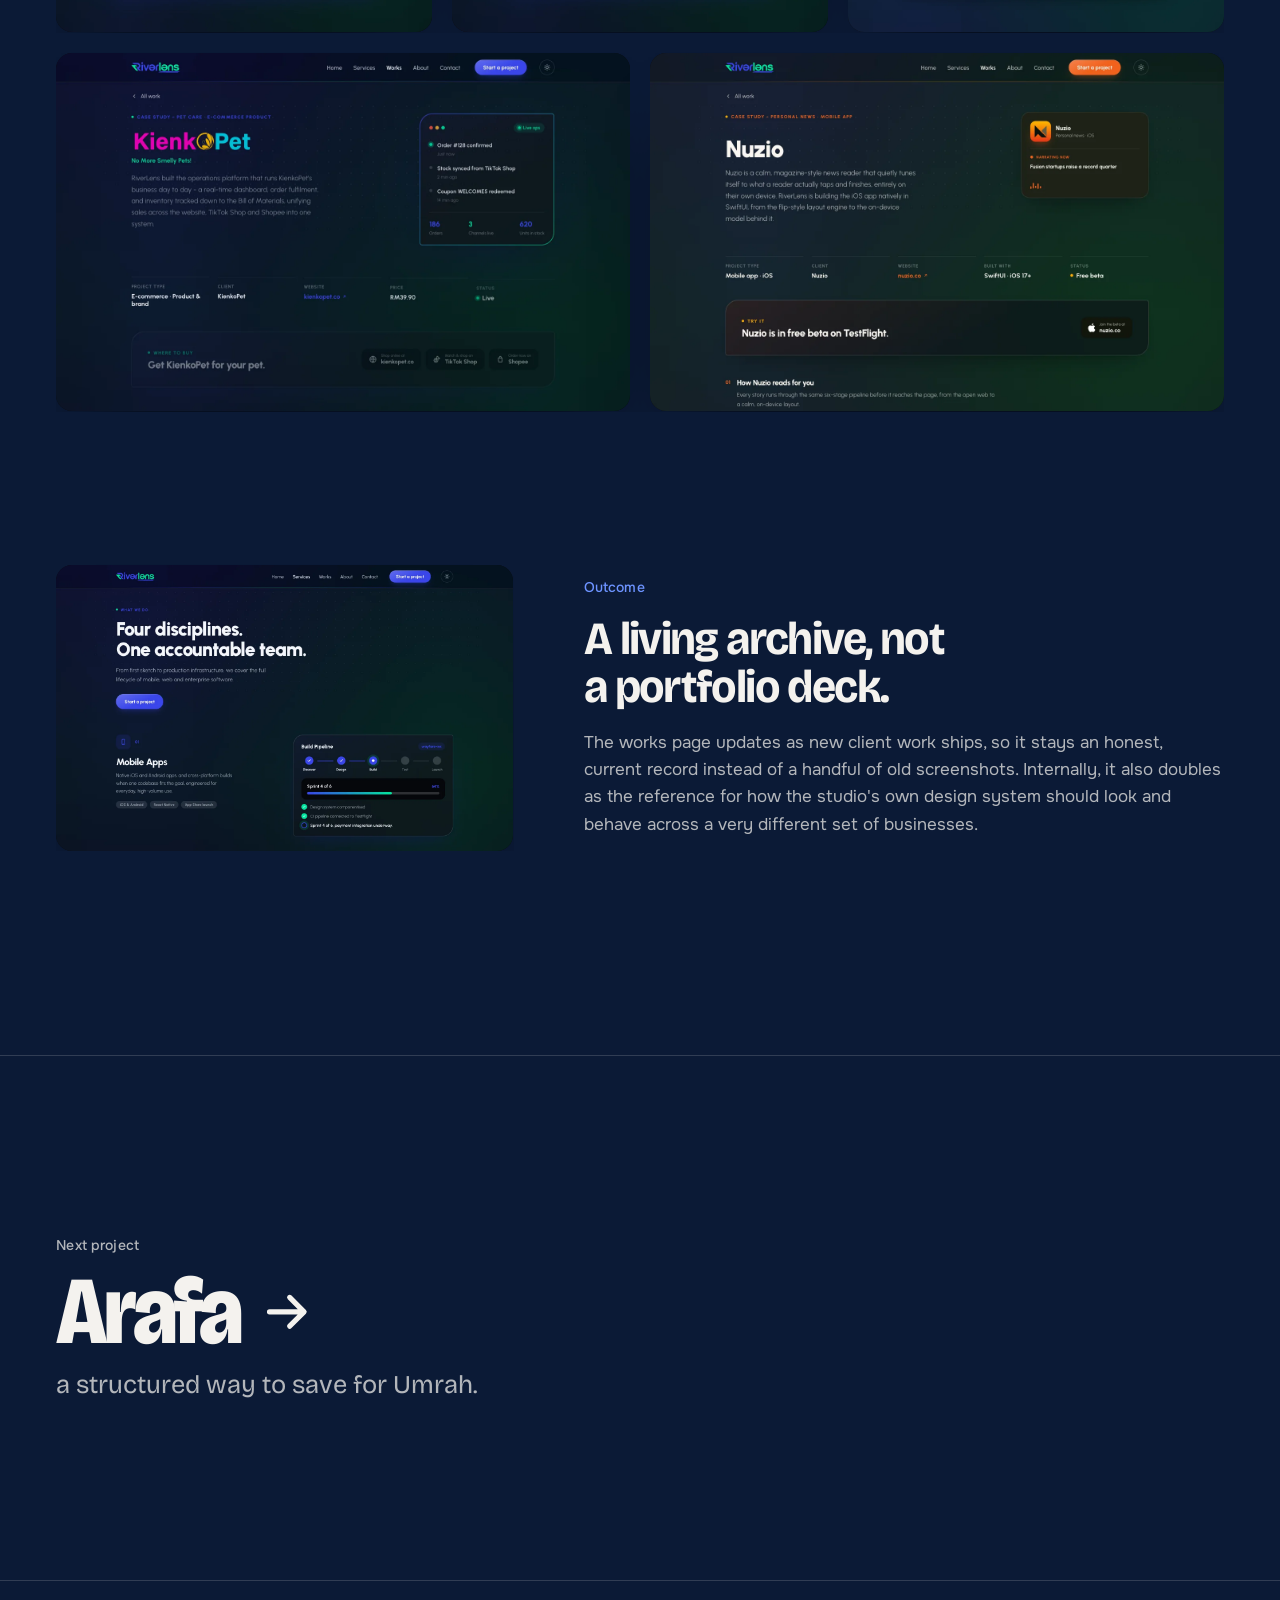
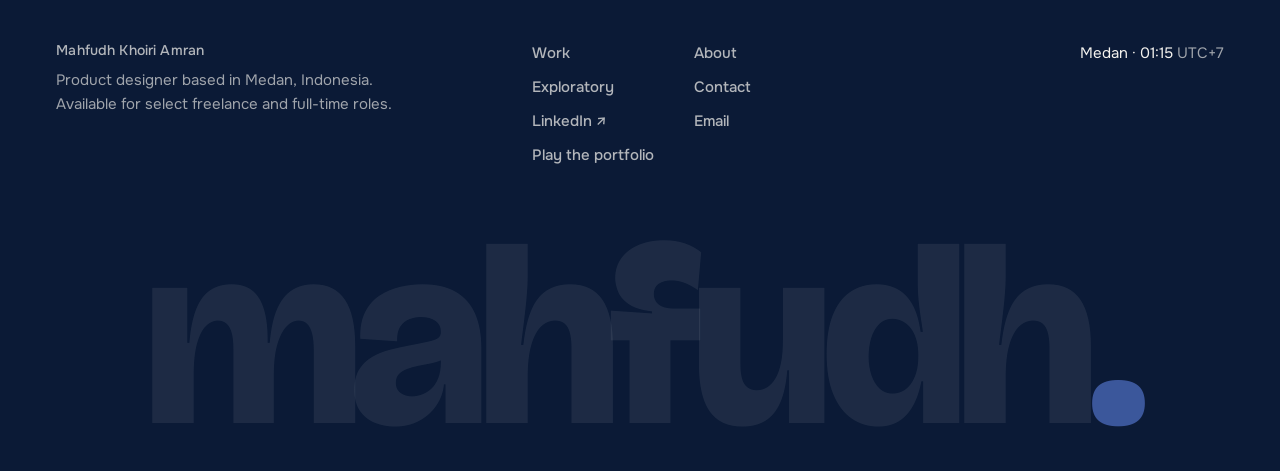
<file: case-riverlens.html>
<!doctype html>
<html lang="en" style="--bg:#0b1a36;--accent:#6d93ff">
<head>
<meta charset="utf-8">
<meta name="viewport" content="width=device-width, initial-scale=1">
<title>RiverLens — Case study — Mahfudh Khoiri Amran</title>
<meta name="description" content="A Kuala Lumpur software house that designs, builds, and runs software for brands, agencies, and public institutions across Malaysia. I own UI/UX for the studio&#x27;s own marketing site and for the client products it ships.">
<meta name="theme-color" content="#0b1a36">
<link rel="preconnect" href="https://fonts.googleapis.com">
<link rel="preconnect" href="https://fonts.gstatic.com" crossorigin>
<link rel="stylesheet" href="https://fonts.googleapis.com/css2?family=Bricolage+Grotesque:opsz,wdth,wght@12..96,75..100,300..800&family=Onest:wght@400;500;600&display=swap">
<link rel="stylesheet" href="styles.css?v=r3-7">
<script>document.documentElement.classList.add('js');</script>
</head>
<body class="is-case">
<a class="skip" href="#main">Skip to content</a>
<div class="grain" aria-hidden="true"></div>
<div class="cursor" data-cursor aria-hidden="true"><span data-cursor-label></span></div>
<header class="top" data-top>
  <a class="wordmark" href="index.html" aria-label="mahfudh, home">mahfudh<span>.</span></a>
  <nav class="nav" aria-label="Primary"><a class="nav-link is-on" aria-current="page" href="index.html#work"><span>Work</span></a><a class="nav-link" href="about.html"><span>About</span></a><a class="nav-link" href="exploratory.html"><span>Exploratory</span></a><a class="nav-link" href="contact.html"><span>Contact</span></a></nav>
  <div class="top-right">
    <a class="play" href="play/"><svg class="arr" viewBox="0 0 20 20" aria-hidden="true"><path d="M6 4v12l10-6Z" fill="currentColor"/></svg><span>Play</span></a>
    <a class="pill pill-paper" href="files/Mahfudh-Khoiri-Amran-CV.pdf" download="Mahfudh-Khoiri-Amran-CV.pdf" data-magnetic>Download CV</a>
    <button type="button" class="menu-btn" data-menu aria-expanded="false" aria-controls="menu"><span class="sr-only">Menu</span><i></i><i></i></button>
  </div>
</header>
<div class="menu" id="menu" data-menu-panel hidden>
  <nav aria-label="Mobile"><a class="menu-link" href="index.html#work" style="--i:0">Work</a><a class="menu-link" href="about.html" style="--i:1">About</a><a class="menu-link" href="exploratory.html" style="--i:2">Exploratory</a><a class="menu-link" href="contact.html" style="--i:3">Contact</a></nav>
  <div class="menu-foot"><a class="pill pill-paper" href="files/Mahfudh-Khoiri-Amran-CV.pdf" download="Mahfudh-Khoiri-Amran-CV.pdf">Download CV</a><a class="pill pill-line" href="play/"><svg class="arr" viewBox="0 0 20 20" aria-hidden="true"><path d="M6 4v12l10-6Z" fill="currentColor"/></svg> Play the portfolio</a></div>
</div>
<main id="main">

<section class="case-hero" data-bg="#0b1a36" data-accent="#6d93ff">
  <div class="wrap">
    <p class="crumbs hero-in" style="--d:0"><a href="index.html#work">Work</a> <span aria-hidden="true">/</span> Web platform &amp; design system</p>
    <h1 class="case-title"><span class="sr-only">RiverLens</span><span class="hl" aria-hidden="true"><span style="--d:1">RiverLens</span></span></h1>
    <p class="case-tag hero-in" style="--d:2">the studio and its shipped work.</p>
    <div class="case-intro hero-in" style="--d:3">
      <p class="lede">A Kuala Lumpur software house that designs, builds, and runs software for brands, agencies, and public institutions across Malaysia. I own UI/UX for the studio&#x27;s own marketing site and for the client products it ships.</p>
      <dl class="case-meta"><div><dt>Role</dt><dd>Creative Designer, Fulltime</dd></div><div><dt>Timeline</dt><dd>Feb 2025 - Present</dd></div><div><dt>Platform</dt><dd>Web &amp; Mobile</dd></div><div><dt>Collaborators</dt><dd>Product, Tech, Marketing</dd></div></dl>
    </div>
  </div>
  <div class="wrap case-cover hero-in" style="--d:4; view-transition-name: media-riverlens"><div data-parallax="-0.05"><div class="cover-browser"><div class="browser "><div class="browser-bar" aria-hidden="true"><i></i><i></i><i></i></div><div class="browser-body"><video autoplay muted loop playsinline preload="auto" poster="images/riverlens-dashboard-dark.webp" data-autoplay aria-label="RiverLens product tour: homepage dashboard, services, works, and about pages"><source src="images/riverlens-tour.mp4" type="video/mp4"></video></div></div></div></div></div>
</section>
<div class="case-body" data-bg="#0b1a36" data-accent="#6d93ff">
<section class="scene split">
  <div class="wrap scene-grid"><div class="scene-text"><p class="eyebrow accent" data-reveal>The context</p><h2 class="h2" data-reveal><span class="sr-only">Software that keeps client businesses moving.</span><span class="lines" aria-hidden="true"><span class="w"><span>Software</span></span> <span class="w"><span>that</span></span> <span class="w"><span>keeps</span></span> <span class="w"><span>client</span></span> <span class="w"><span>businesses</span></span> <span class="w"><span>moving.</span></span> </span></h2><p data-reveal>RiverLens ships mobile apps, web platforms, and enterprise systems for government agencies, manufacturers, and lifestyle brands, including MIDA, MATRADE, Hitachi, Panasonic, and the Royal Embassy of Saudi Arabia. My work covers the full UI/UX loop: research, wireframes, and interface design, plus keeping the studio&#x27;s own site current as a live record of what&#x27;s shipped.</p></div><div class="scene-media" data-reveal="clip"><button type="button" class="shot wide" data-shot="riverlens" data-full="images/riverlens-about-dark.webp" data-alt="RiverLens about page" data-cursor-text="Zoom"><img src="images/riverlens-about-dark.webp" width="1440" height="900" alt="RiverLens about page" loading="lazy" decoding="async"></button></div></div>
</section>
<section class="scene split is-flip">
  <div class="wrap scene-grid"><div class="scene-text"><p class="eyebrow accent" data-reveal>What I designed</p><h2 class="h2" data-reveal><span class="sr-only">A studio site built like a product.</span><span class="lines" aria-hidden="true"><span class="w"><span>A</span></span> <span class="w"><span>studio</span></span> <span class="w"><span>site</span></span> <span class="w"><span>built</span></span> <span class="w"><span>like</span></span> <span class="w"><span>a</span></span> <span class="w"><span>product.</span></span> </span></h2><ul class="ticks" data-reveal><li>Home and positioning, rewritten around what clients actually ask before hiring a software house.</li><li>A services page and FAQ that pre-answers scope, timeline, and IP questions.</li><li>A works archive where every shipped product gets its own detailed case study page.</li><li>A contact flow with a real response commitment, plus full light and dark theming throughout.</li></ul></div><div class="scene-media" data-reveal="clip"><button type="button" class="shot wide" data-shot="riverlens" data-full="images/riverlens-contact-dark.webp" data-alt="RiverLens contact page with project enquiry form" data-cursor-text="Zoom"><img src="images/riverlens-contact-dark.webp" width="1440" height="900" alt="RiverLens contact page with project enquiry form" loading="lazy" decoding="async"></button></div></div>
</section>
<section class="scene">
  <div class="wrap"><div class="scene-text wide"><p class="eyebrow accent" data-reveal>Nine products, one design language</p><h2 class="h2" data-reveal><span class="sr-only">Different brands, the same interaction discipline.</span><span class="lines" aria-hidden="true"><span class="w"><span>Different</span></span> <span class="w"><span>brands,</span></span> <span class="w"><span>the</span></span> <span class="w"><span>same</span></span> <span class="w"><span>interaction</span></span> <span class="w"><span>discipline.</span></span> </span></h2><p data-reveal>Beyond the studio site, I design the UI for the client products RiverLens builds: Alafasy, a prayer-times companion app; Dockpilot, an AI-powered SSH agent for Mac, iPhone, and Watch; Gajee.co, HR and payroll software for Malaysian SMEs; KienkoPet, e-commerce operations for a pet-care brand; and Nuzio, a personalised news reader. Each has its own brand, but shares the same components, spacing, and dark-mode behaviour underneath.</p></div><div class="shots n3" data-reveal="clip"><button type="button" class="shot wide" data-shot="riverlens" data-full="images/riverlens-alafasy-dark.webp" data-alt="Alafasy case study page" data-cursor-text="Zoom"><img src="images/riverlens-alafasy-dark.webp" width="1440" height="900" alt="Alafasy case study page" loading="lazy" decoding="async"></button><button type="button" class="shot wide" data-shot="riverlens" data-full="images/riverlens-dockpilot-dark.webp" data-alt="Dockpilot case study page" data-cursor-text="Zoom"><img src="images/riverlens-dockpilot-dark.webp" width="1440" height="900" alt="Dockpilot case study page" loading="lazy" decoding="async"></button><button type="button" class="shot wide" data-shot="riverlens" data-full="images/riverlens-gajee-dark.webp" data-alt="Gajee.co case study page" data-cursor-text="Zoom"><img src="images/riverlens-gajee-dark.webp" width="1440" height="900" alt="Gajee.co case study page" loading="lazy" decoding="async"></button></div><div class="shots n2" data-reveal="clip"><button type="button" class="shot wide" data-shot="riverlens" data-full="images/riverlens-kienkopet-dark.webp" data-alt="KienkoPet case study page" data-cursor-text="Zoom"><img src="images/riverlens-kienkopet-dark.webp" width="1440" height="900" alt="KienkoPet case study page" loading="lazy" decoding="async"></button><button type="button" class="shot wide" data-shot="riverlens" data-full="images/riverlens-nuzio-dark.webp" data-alt="Nuzio case study page" data-cursor-text="Zoom"><img src="images/riverlens-nuzio-dark.webp" width="1440" height="900" alt="Nuzio case study page" loading="lazy" decoding="async"></button></div></div>
</section>
<section class="scene split is-flip">
  <div class="wrap scene-grid"><div class="scene-text"><p class="eyebrow accent" data-reveal>Outcome</p><h2 class="h2" data-reveal><span class="sr-only">A living archive, not a portfolio deck.</span><span class="lines" aria-hidden="true"><span class="w"><span>A</span></span> <span class="w"><span>living</span></span> <span class="w"><span>archive,</span></span> <span class="w"><span>not</span></span> <span class="w"><span>a</span></span> <span class="w"><span>portfolio</span></span> <span class="w"><span>deck.</span></span> </span></h2><p data-reveal>The works page updates as new client work ships, so it stays an honest, current record instead of a handful of old screenshots. Internally, it also doubles as the reference for how the studio&#x27;s own design system should look and behave across a very different set of businesses.</p></div><div class="scene-media" data-reveal="clip"><button type="button" class="shot wide" data-shot="riverlens" data-full="images/riverlens-services-dark.webp" data-alt="RiverLens services page" data-cursor-text="Zoom"><img src="images/riverlens-services-dark.webp" width="1440" height="900" alt="RiverLens services page" loading="lazy" decoding="async"></button></div></div>
</section>
</div>
<a class="next" href="case-arafa.html" data-bg="#07352a" data-accent="#35e0a5" data-cursor-text="Next">
  <span class="wrap next-inner">
    <span class="eyebrow">Next project</span>
    <span class="next-name">Arafa <svg class="arr" viewBox="0 0 20 20" aria-hidden="true"><path d="M4 10h11M11 5l5 5-5 5" fill="none" stroke="currentColor" stroke-width="1.8" stroke-linecap="round" stroke-linejoin="round"/></svg></span>
    <span class="next-tag">a structured way to save for Umrah.</span>
  </span>
</a>
</main>
<footer class="foot" data-bg="#0c0c0e" data-accent="#9db4ff">
  <div class="wrap foot-grid">
    <div><p class="eyebrow">Mahfudh Khoiri Amran</p><p class="foot-fine">Product designer based in Medan, Indonesia. Available for select freelance and full-time roles.</p></div>
    <nav class="foot-links" aria-label="Footer">
      <a href="index.html#work">Work</a><a href="about.html">About</a><a href="exploratory.html">Exploratory</a><a href="contact.html">Contact</a>
      <a href="https://www.linkedin.com/in/mahfudhkho/" target="_blank" rel="noopener">LinkedIn ↗</a><a href="mailto:mahfudhkhoiri2906@gmail.com">Email</a><a href="play/">Play the portfolio</a>
    </nav>
    <p class="foot-time">Medan · <span data-clock>--:--</span> <span class="muted">UTC+7</span></p>
  </div>
  <p class="foot-mark" aria-hidden="true">mahfudh<span>.</span></p>
</footer>
<dialog class="dlg viewer" data-lb aria-label="Screen viewer">
  <div class="viewer-top"><span class="viewer-count" data-lb-count>01 / 01</span><span class="viewer-cap" data-lb-cap></span><button type="button" class="viewer-x" data-lb-close>Close</button></div>
  <figure class="viewer-stage" data-lb-stage></figure>
  <button type="button" class="viewer-nav viewer-prev" data-lb-prev aria-label="Previous screen">←</button>
  <button type="button" class="viewer-nav viewer-next" data-lb-next aria-label="Next screen">→</button>
</dialog>
<script src="script.js?v=r3-7" defer></script>
</body>
</html>
</file>
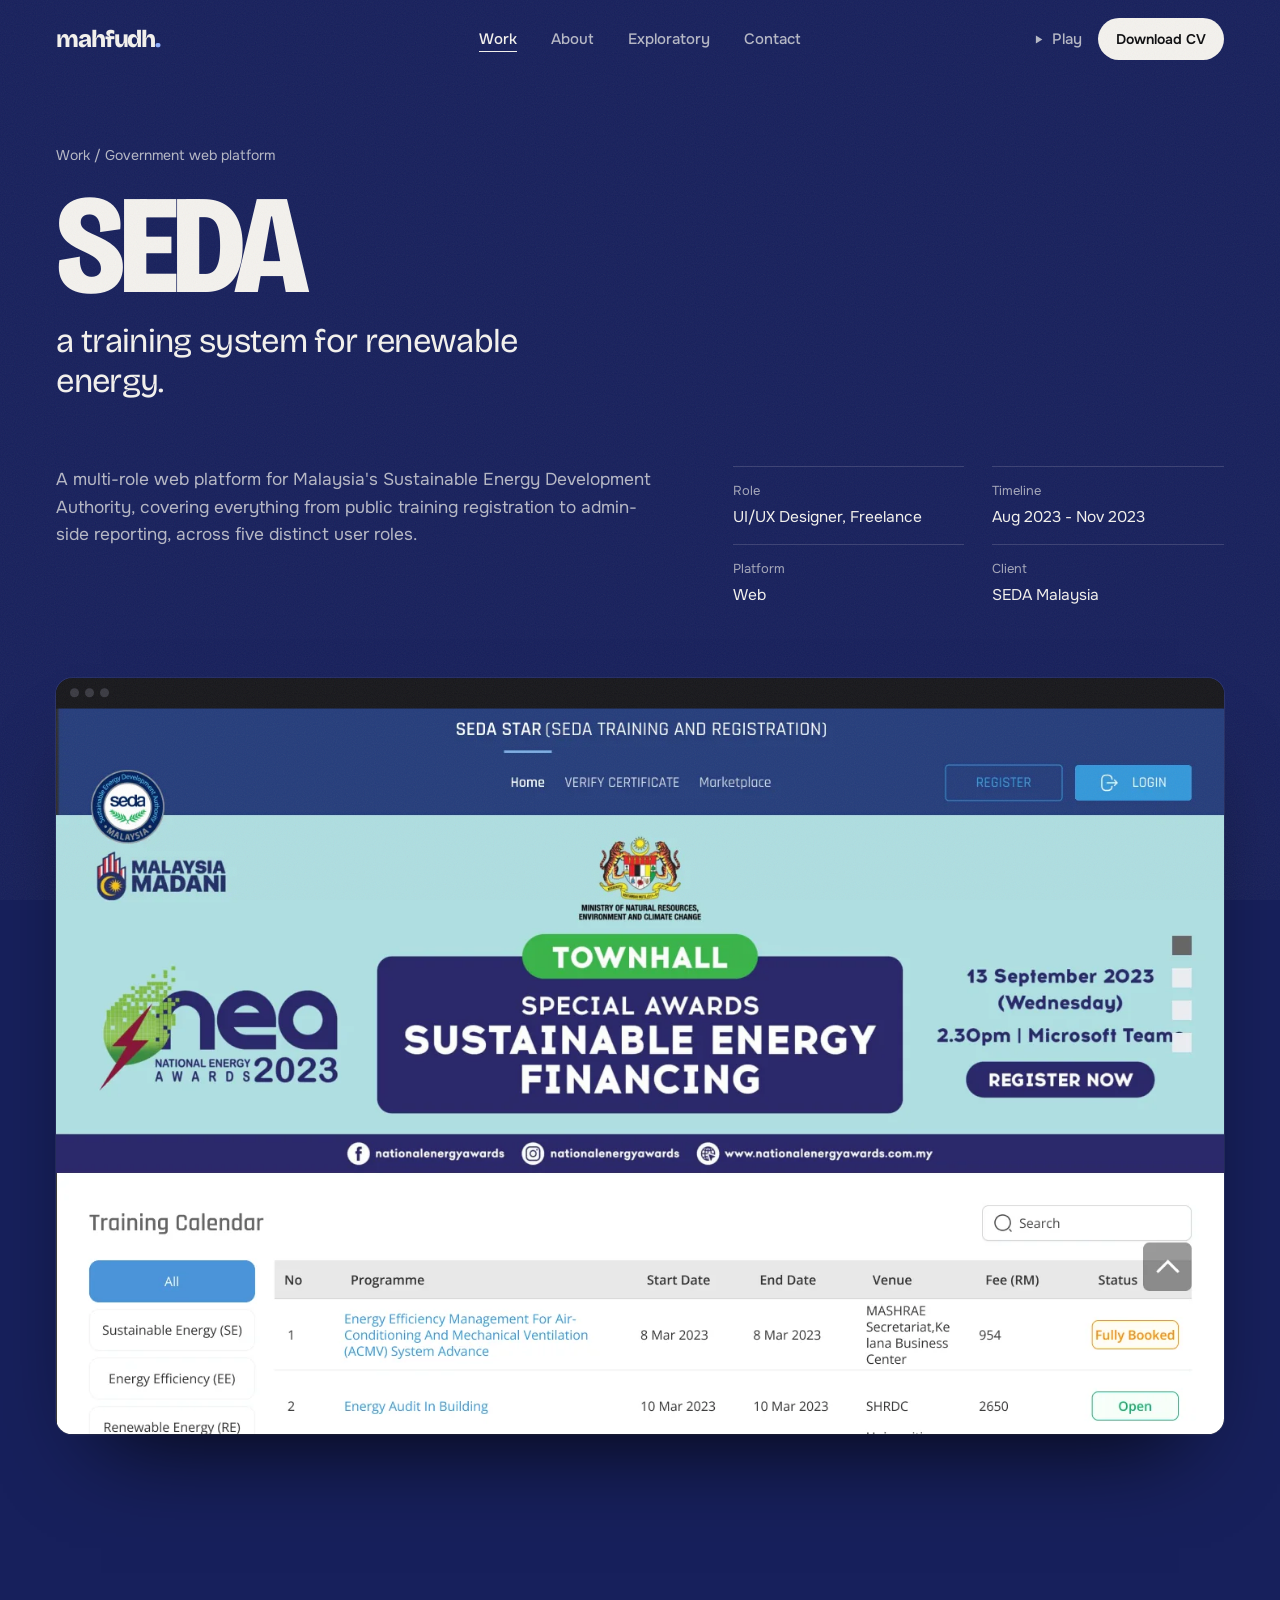
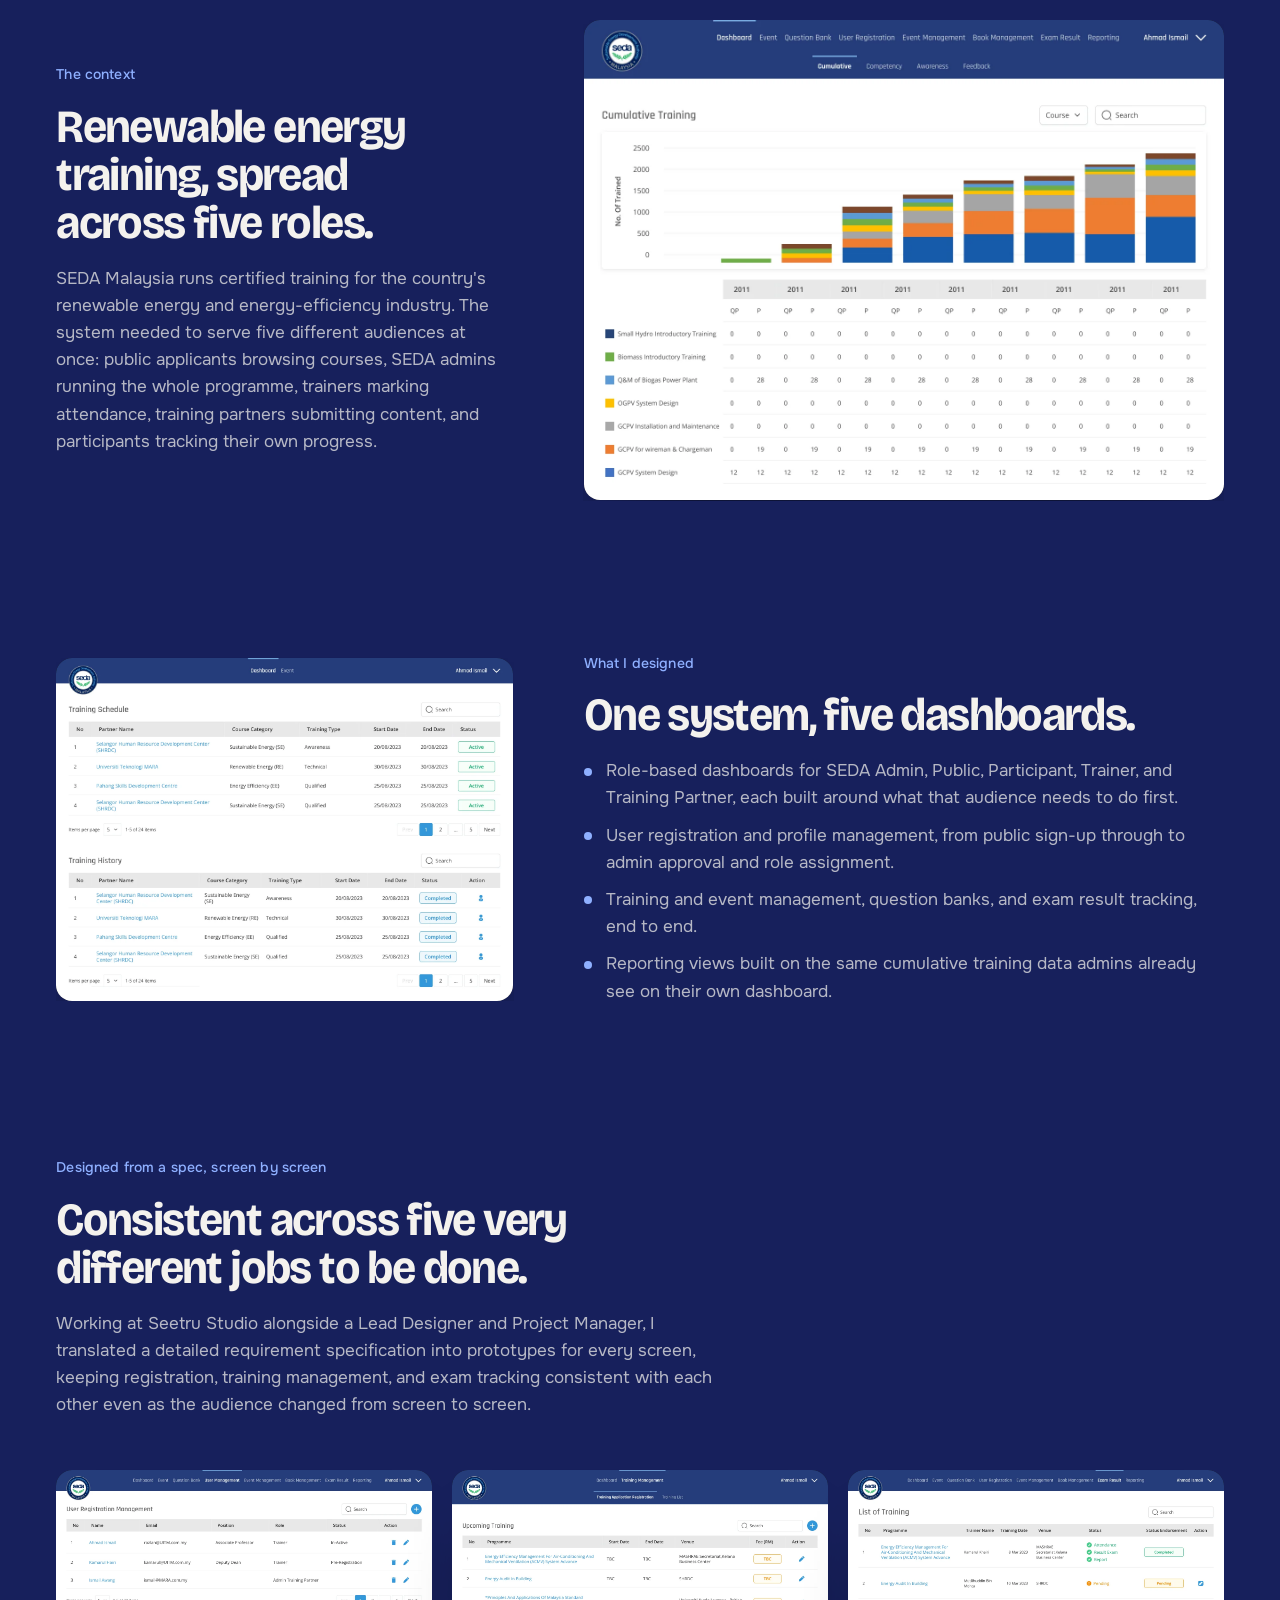
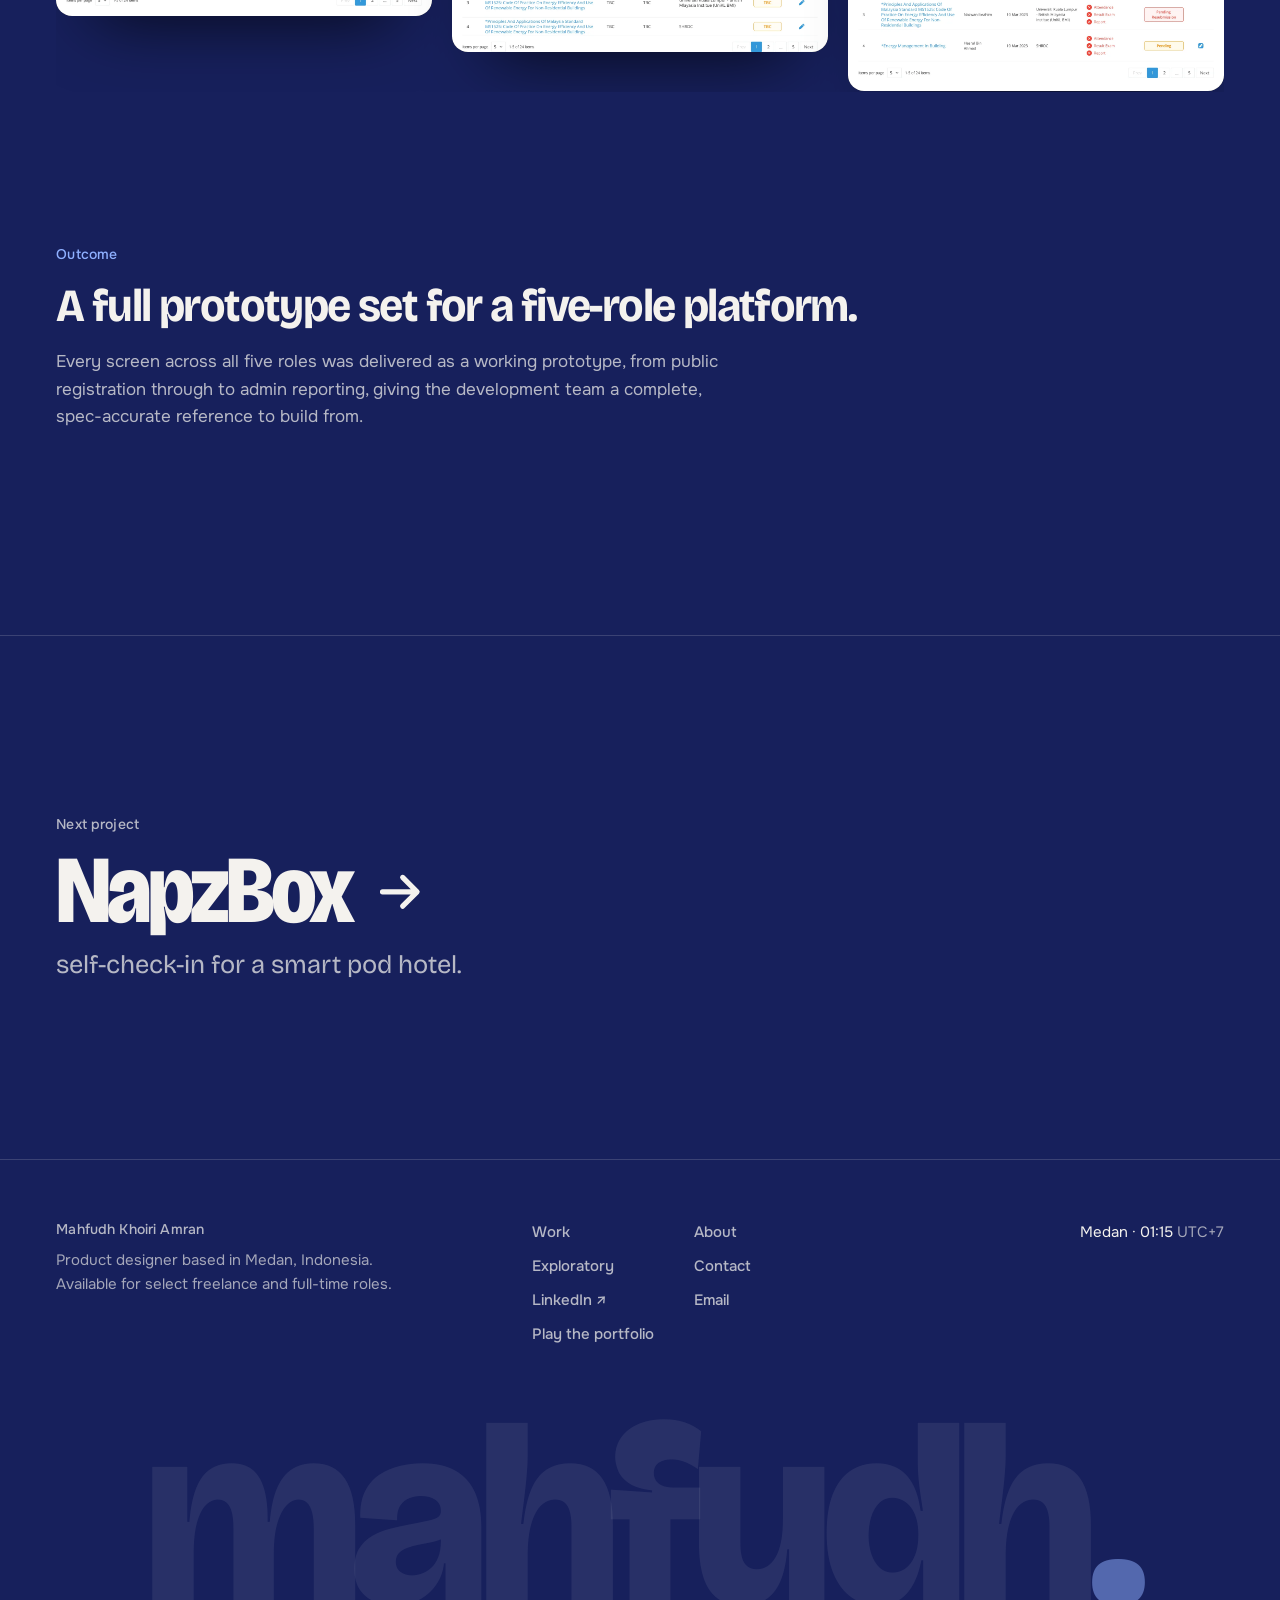
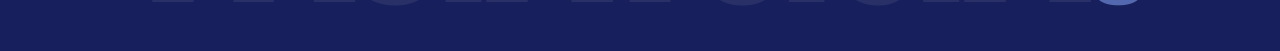
<file: case-seda.html>
<!doctype html>
<html lang="en" style="--bg:#17205c;--accent:#8fb0ff">
<head>
<meta charset="utf-8">
<meta name="viewport" content="width=device-width, initial-scale=1">
<title>SEDA — Case study — Mahfudh Khoiri Amran</title>
<meta name="description" content="A multi-role web platform for Malaysia&#x27;s Sustainable Energy Development Authority, covering everything from public training registration to admin-side reporting, across five distinct user roles.">
<meta name="theme-color" content="#17205c">
<link rel="preconnect" href="https://fonts.googleapis.com">
<link rel="preconnect" href="https://fonts.gstatic.com" crossorigin>
<link rel="stylesheet" href="https://fonts.googleapis.com/css2?family=Bricolage+Grotesque:opsz,wdth,wght@12..96,75..100,300..800&family=Onest:wght@400;500;600&display=swap">
<link rel="stylesheet" href="styles.css?v=r3-7">
<script>document.documentElement.classList.add('js');</script>
</head>
<body class="is-case">
<a class="skip" href="#main">Skip to content</a>
<div class="grain" aria-hidden="true"></div>
<div class="cursor" data-cursor aria-hidden="true"><span data-cursor-label></span></div>
<header class="top" data-top>
  <a class="wordmark" href="index.html" aria-label="mahfudh, home">mahfudh<span>.</span></a>
  <nav class="nav" aria-label="Primary"><a class="nav-link is-on" aria-current="page" href="index.html#work"><span>Work</span></a><a class="nav-link" href="about.html"><span>About</span></a><a class="nav-link" href="exploratory.html"><span>Exploratory</span></a><a class="nav-link" href="contact.html"><span>Contact</span></a></nav>
  <div class="top-right">
    <a class="play" href="play/"><svg class="arr" viewBox="0 0 20 20" aria-hidden="true"><path d="M6 4v12l10-6Z" fill="currentColor"/></svg><span>Play</span></a>
    <a class="pill pill-paper" href="files/Mahfudh-Khoiri-Amran-CV.pdf" download="Mahfudh-Khoiri-Amran-CV.pdf" data-magnetic>Download CV</a>
    <button type="button" class="menu-btn" data-menu aria-expanded="false" aria-controls="menu"><span class="sr-only">Menu</span><i></i><i></i></button>
  </div>
</header>
<div class="menu" id="menu" data-menu-panel hidden>
  <nav aria-label="Mobile"><a class="menu-link" href="index.html#work" style="--i:0">Work</a><a class="menu-link" href="about.html" style="--i:1">About</a><a class="menu-link" href="exploratory.html" style="--i:2">Exploratory</a><a class="menu-link" href="contact.html" style="--i:3">Contact</a></nav>
  <div class="menu-foot"><a class="pill pill-paper" href="files/Mahfudh-Khoiri-Amran-CV.pdf" download="Mahfudh-Khoiri-Amran-CV.pdf">Download CV</a><a class="pill pill-line" href="play/"><svg class="arr" viewBox="0 0 20 20" aria-hidden="true"><path d="M6 4v12l10-6Z" fill="currentColor"/></svg> Play the portfolio</a></div>
</div>
<main id="main">

<section class="case-hero" data-bg="#17205c" data-accent="#8fb0ff">
  <div class="wrap">
    <p class="crumbs hero-in" style="--d:0"><a href="index.html#work">Work</a> <span aria-hidden="true">/</span> Government web platform</p>
    <h1 class="case-title"><span class="sr-only">SEDA</span><span class="hl" aria-hidden="true"><span style="--d:1">SEDA</span></span></h1>
    <p class="case-tag hero-in" style="--d:2">a training system for renewable energy.</p>
    <div class="case-intro hero-in" style="--d:3">
      <p class="lede">A multi-role web platform for Malaysia&#x27;s Sustainable Energy Development Authority, covering everything from public training registration to admin-side reporting, across five distinct user roles.</p>
      <dl class="case-meta"><div><dt>Role</dt><dd>UI/UX Designer, Freelance</dd></div><div><dt>Timeline</dt><dd>Aug 2023 - Nov 2023</dd></div><div><dt>Platform</dt><dd>Web</dd></div><div><dt>Client</dt><dd>SEDA Malaysia</dd></div></dl>
    </div>
  </div>
  <div class="wrap case-cover hero-in" style="--d:4; view-transition-name: media-seda"><div data-parallax="-0.05"><div class="cover-browser"><div class="browser "><div class="browser-bar" aria-hidden="true"><i></i><i></i><i></i></div><div class="browser-body"><img src="images/seda-public-dashboard.webp" width="1443" height="897" alt="SEDA STAR public portal with training statistics and a course calendar" fetchpriority="high" decoding="async"></div></div></div></div></div>
</section>
<div class="case-body" data-bg="#17205c" data-accent="#8fb0ff">
<section class="scene split">
  <div class="wrap scene-grid"><div class="scene-text"><p class="eyebrow accent" data-reveal>The context</p><h2 class="h2" data-reveal><span class="sr-only">Renewable energy training, spread across five roles.</span><span class="lines" aria-hidden="true"><span class="w"><span>Renewable</span></span> <span class="w"><span>energy</span></span> <span class="w"><span>training,</span></span> <span class="w"><span>spread</span></span> <span class="w"><span>across</span></span> <span class="w"><span>five</span></span> <span class="w"><span>roles.</span></span> </span></h2><p data-reveal>SEDA Malaysia runs certified training for the country&#x27;s renewable energy and energy-efficiency industry. The system needed to serve five different audiences at once: public applicants browsing courses, SEDA admins running the whole programme, trainers marking attendance, training partners submitting content, and participants tracking their own progress.</p></div><div class="scene-media" data-reveal="clip"><button type="button" class="shot wide" data-shot="seda" data-full="images/seda-admin-dashboard.webp" data-alt="SEDA Admin dashboard with cumulative training chart and data table" data-cursor-text="Zoom"><img src="images/seda-admin-dashboard.webp" width="1440" height="1080" alt="SEDA Admin dashboard with cumulative training chart and data table" loading="lazy" decoding="async"></button></div></div>
</section>
<section class="scene split is-flip">
  <div class="wrap scene-grid"><div class="scene-text"><p class="eyebrow accent" data-reveal>What I designed</p><h2 class="h2" data-reveal><span class="sr-only">One system, five dashboards.</span><span class="lines" aria-hidden="true"><span class="w"><span>One</span></span> <span class="w"><span>system,</span></span> <span class="w"><span>five</span></span> <span class="w"><span>dashboards.</span></span> </span></h2><ul class="ticks" data-reveal><li>Role-based dashboards for SEDA Admin, Public, Participant, Trainer, and Training Partner, each built around what that audience needs to do first.</li><li>User registration and profile management, from public sign-up through to admin approval and role assignment.</li><li>Training and event management, question banks, and exam result tracking, end to end.</li><li>Reporting views built on the same cumulative training data admins already see on their own dashboard.</li></ul></div><div class="scene-media" data-reveal="clip"><button type="button" class="shot wide" data-shot="seda" data-full="images/seda-trainer-dashboard.webp" data-alt="SEDA Trainer dashboard showing training schedule and history tables" data-cursor-text="Zoom"><img src="images/seda-trainer-dashboard.webp" width="1440" height="1080" alt="SEDA Trainer dashboard showing training schedule and history tables" loading="lazy" decoding="async"></button></div></div>
</section>
<section class="scene">
  <div class="wrap"><div class="scene-text wide"><p class="eyebrow accent" data-reveal>Designed from a spec, screen by screen</p><h2 class="h2" data-reveal><span class="sr-only">Consistent across five very different jobs to be done.</span><span class="lines" aria-hidden="true"><span class="w"><span>Consistent</span></span> <span class="w"><span>across</span></span> <span class="w"><span>five</span></span> <span class="w"><span>very</span></span> <span class="w"><span>different</span></span> <span class="w"><span>jobs</span></span> <span class="w"><span>to</span></span> <span class="w"><span>be</span></span> <span class="w"><span>done.</span></span> </span></h2><p data-reveal>Working at Seetru Studio alongside a Lead Designer and Project Manager, I translated a detailed requirement specification into prototypes for every screen, keeping registration, training management, and exam tracking consistent with each other even as the audience changed from screen to screen.</p></div><div class="shots n3" data-reveal="clip"><button type="button" class="shot wide" data-shot="seda" data-full="images/seda-user-registration.webp" data-alt="SEDA User Registration Management table" data-cursor-text="Zoom"><img src="images/seda-user-registration.webp" width="1440" height="560" alt="SEDA User Registration Management table" loading="lazy" decoding="async"></button><button type="button" class="shot wide" data-shot="seda" data-full="images/seda-training-mgmt.webp" data-alt="SEDA Training Management upcoming training list" data-cursor-text="Zoom"><img src="images/seda-training-mgmt.webp" width="1440" height="700" alt="SEDA Training Management upcoming training list" loading="lazy" decoding="async"></button><button type="button" class="shot wide" data-shot="seda" data-full="images/seda-exam-result.webp" data-alt="SEDA Exam Result status tracking table" data-cursor-text="Zoom"><img src="images/seda-exam-result.webp" width="1440" height="850" alt="SEDA Exam Result status tracking table" loading="lazy" decoding="async"></button></div></div>
</section>
<section class="scene">
  <div class="wrap"><div class="scene-text wide"><p class="eyebrow accent" data-reveal>Outcome</p><h2 class="h2" data-reveal><span class="sr-only">A full prototype set for a five-role platform.</span><span class="lines" aria-hidden="true"><span class="w"><span>A</span></span> <span class="w"><span>full</span></span> <span class="w"><span>prototype</span></span> <span class="w"><span>set</span></span> <span class="w"><span>for</span></span> <span class="w"><span>a</span></span> <span class="w"><span>five-role</span></span> <span class="w"><span>platform.</span></span> </span></h2><p data-reveal>Every screen across all five roles was delivered as a working prototype, from public registration through to admin reporting, giving the development team a complete, spec-accurate reference to build from.</p></div></div>
</section>
</div>
<a class="next" href="case-napz.html" data-bg="#4a2a0e" data-accent="#ffb54d" data-cursor-text="Next">
  <span class="wrap next-inner">
    <span class="eyebrow">Next project</span>
    <span class="next-name">NapzBox <svg class="arr" viewBox="0 0 20 20" aria-hidden="true"><path d="M4 10h11M11 5l5 5-5 5" fill="none" stroke="currentColor" stroke-width="1.8" stroke-linecap="round" stroke-linejoin="round"/></svg></span>
    <span class="next-tag">self-check-in for a smart pod hotel.</span>
  </span>
</a>
</main>
<footer class="foot" data-bg="#0c0c0e" data-accent="#9db4ff">
  <div class="wrap foot-grid">
    <div><p class="eyebrow">Mahfudh Khoiri Amran</p><p class="foot-fine">Product designer based in Medan, Indonesia. Available for select freelance and full-time roles.</p></div>
    <nav class="foot-links" aria-label="Footer">
      <a href="index.html#work">Work</a><a href="about.html">About</a><a href="exploratory.html">Exploratory</a><a href="contact.html">Contact</a>
      <a href="https://www.linkedin.com/in/mahfudhkho/" target="_blank" rel="noopener">LinkedIn ↗</a><a href="mailto:mahfudhkhoiri2906@gmail.com">Email</a><a href="play/">Play the portfolio</a>
    </nav>
    <p class="foot-time">Medan · <span data-clock>--:--</span> <span class="muted">UTC+7</span></p>
  </div>
  <p class="foot-mark" aria-hidden="true">mahfudh<span>.</span></p>
</footer>
<dialog class="dlg viewer" data-lb aria-label="Screen viewer">
  <div class="viewer-top"><span class="viewer-count" data-lb-count>01 / 01</span><span class="viewer-cap" data-lb-cap></span><button type="button" class="viewer-x" data-lb-close>Close</button></div>
  <figure class="viewer-stage" data-lb-stage></figure>
  <button type="button" class="viewer-nav viewer-prev" data-lb-prev aria-label="Previous screen">←</button>
  <button type="button" class="viewer-nav viewer-next" data-lb-next aria-label="Next screen">→</button>
</dialog>
<script src="script.js?v=r3-7" defer></script>
</body>
</html>
</file>
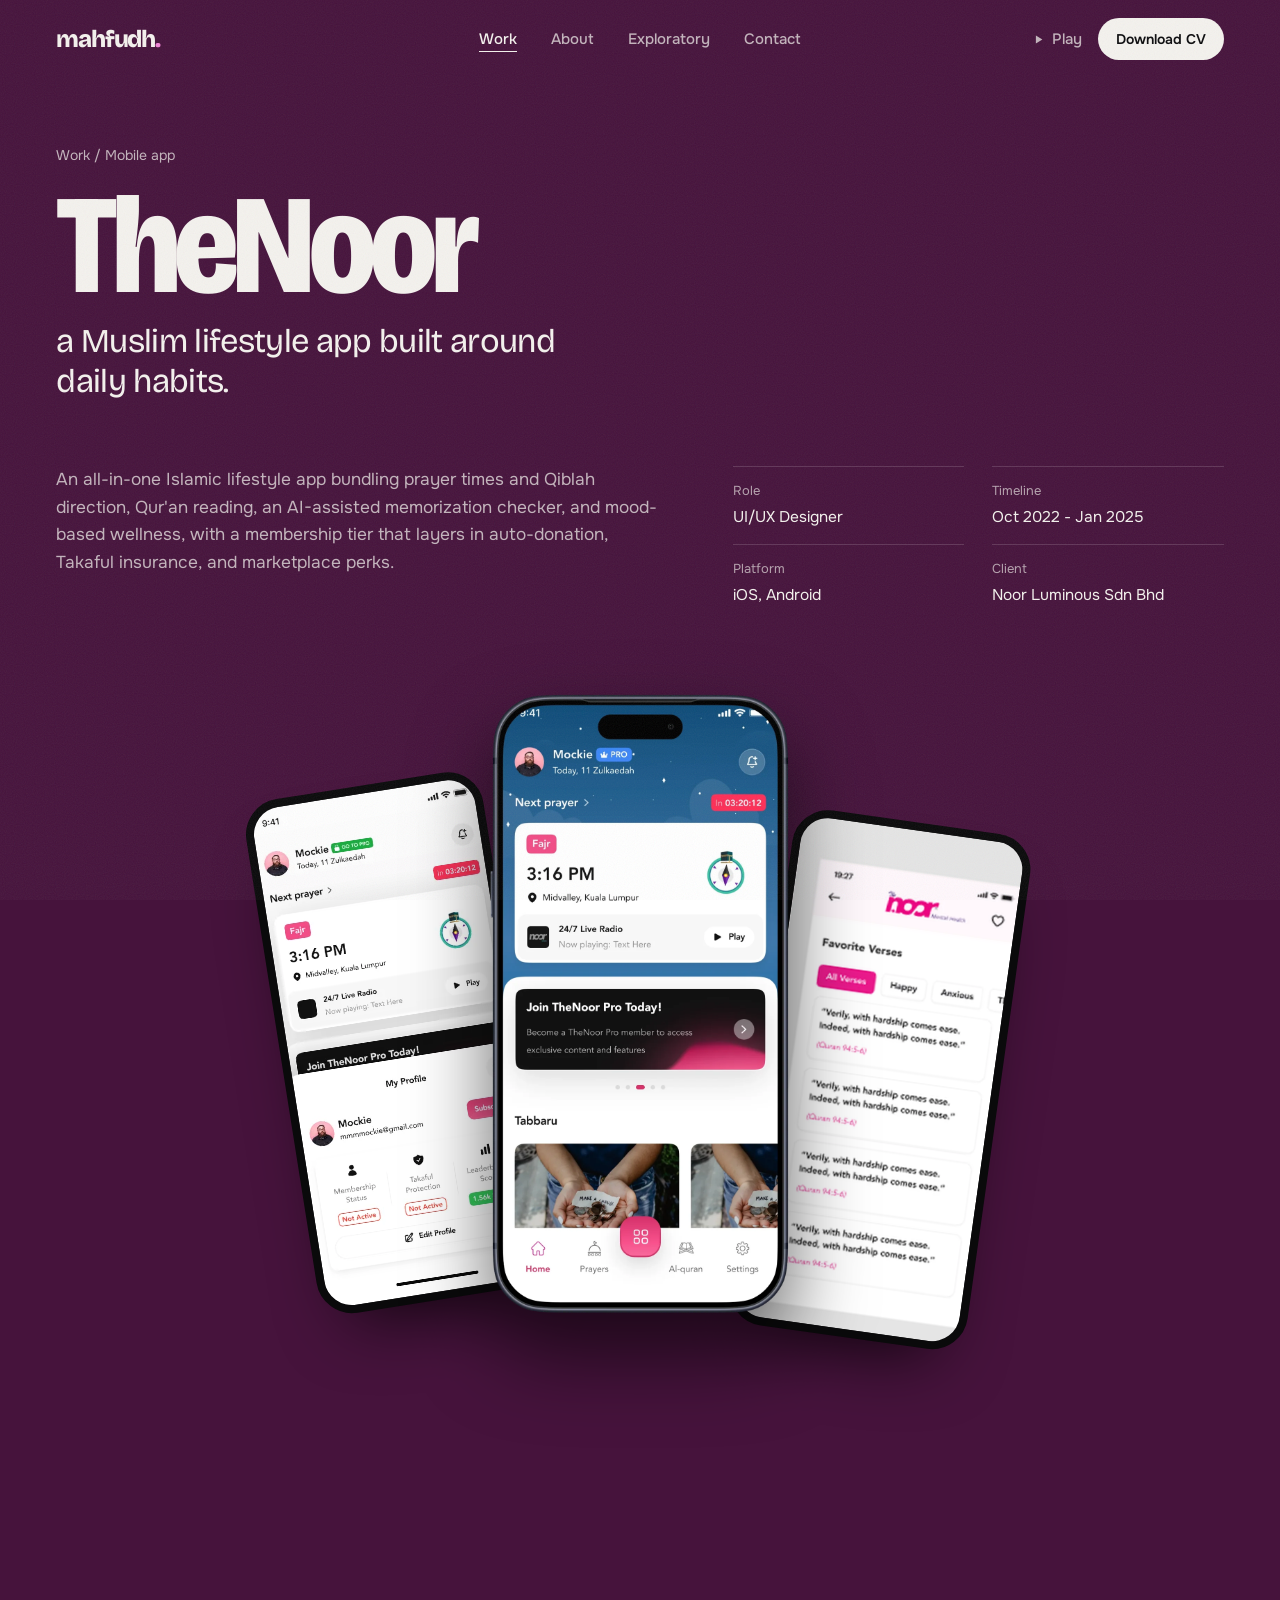
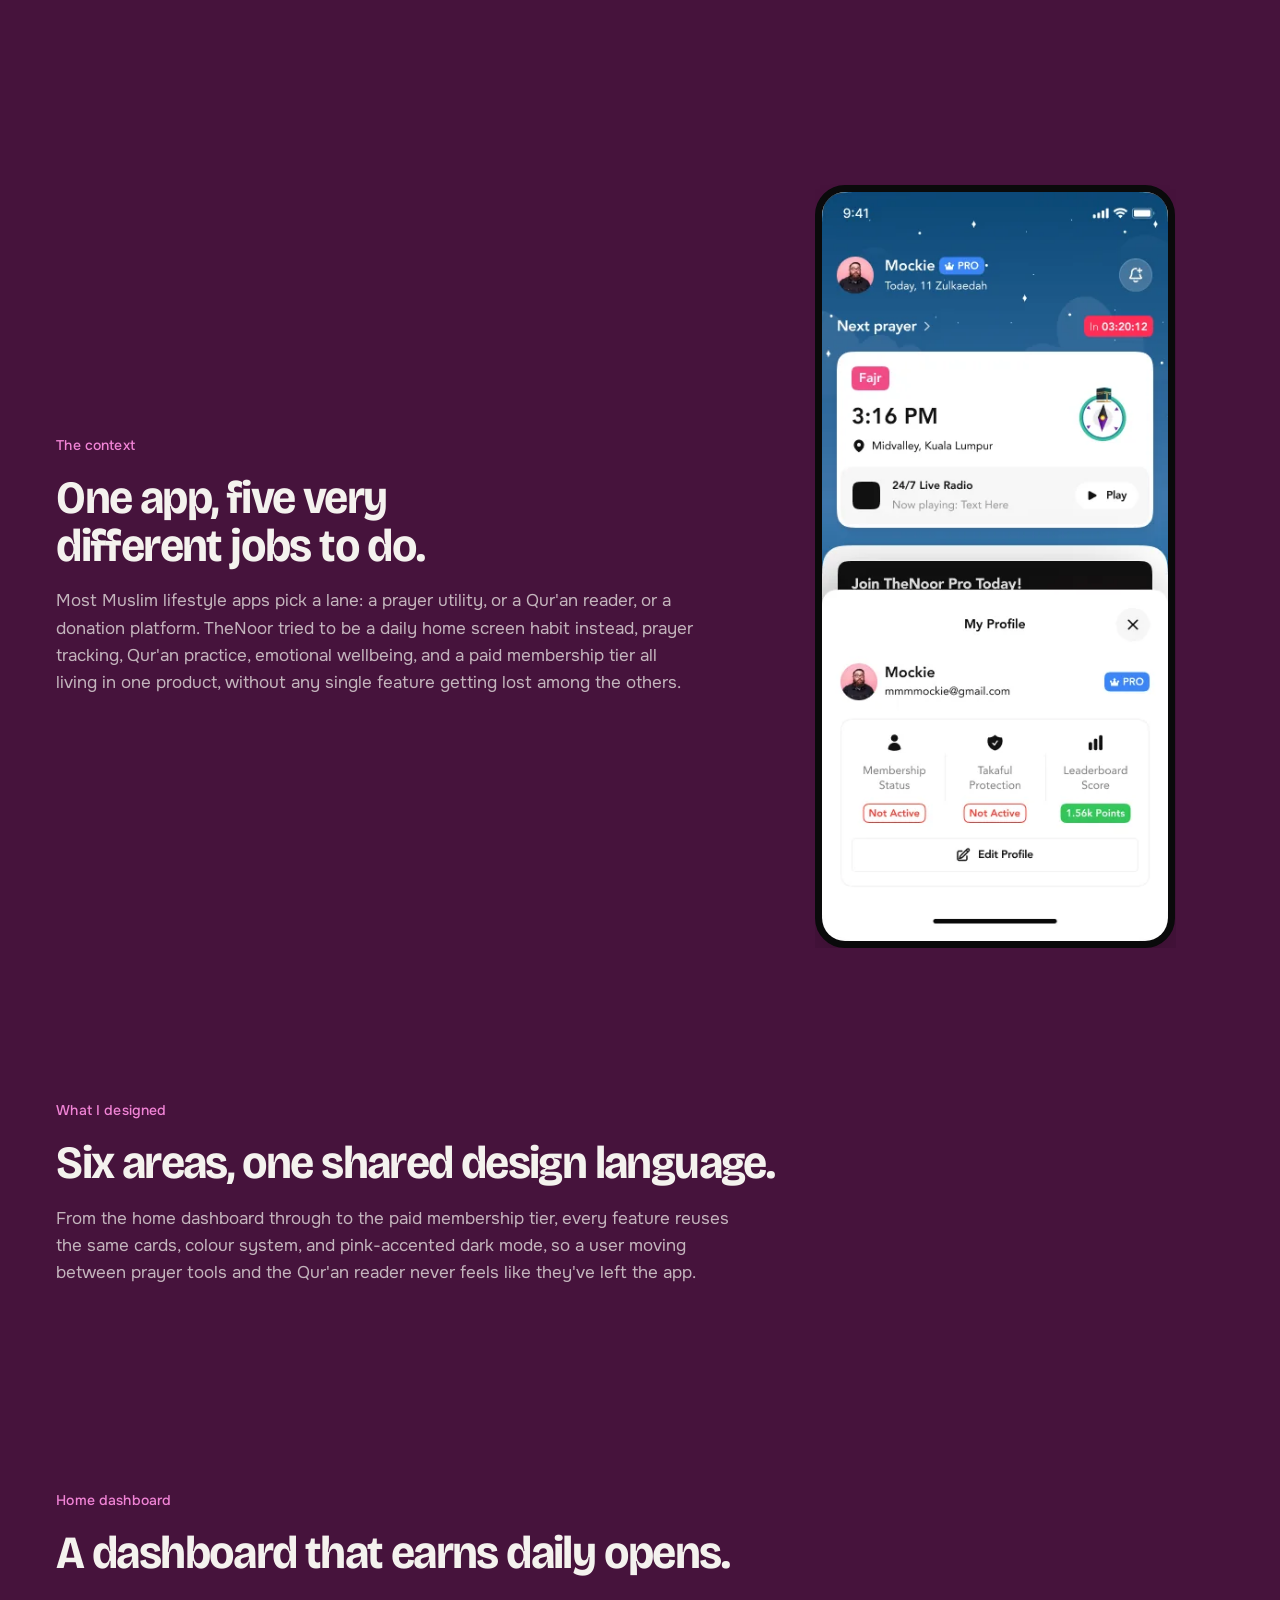
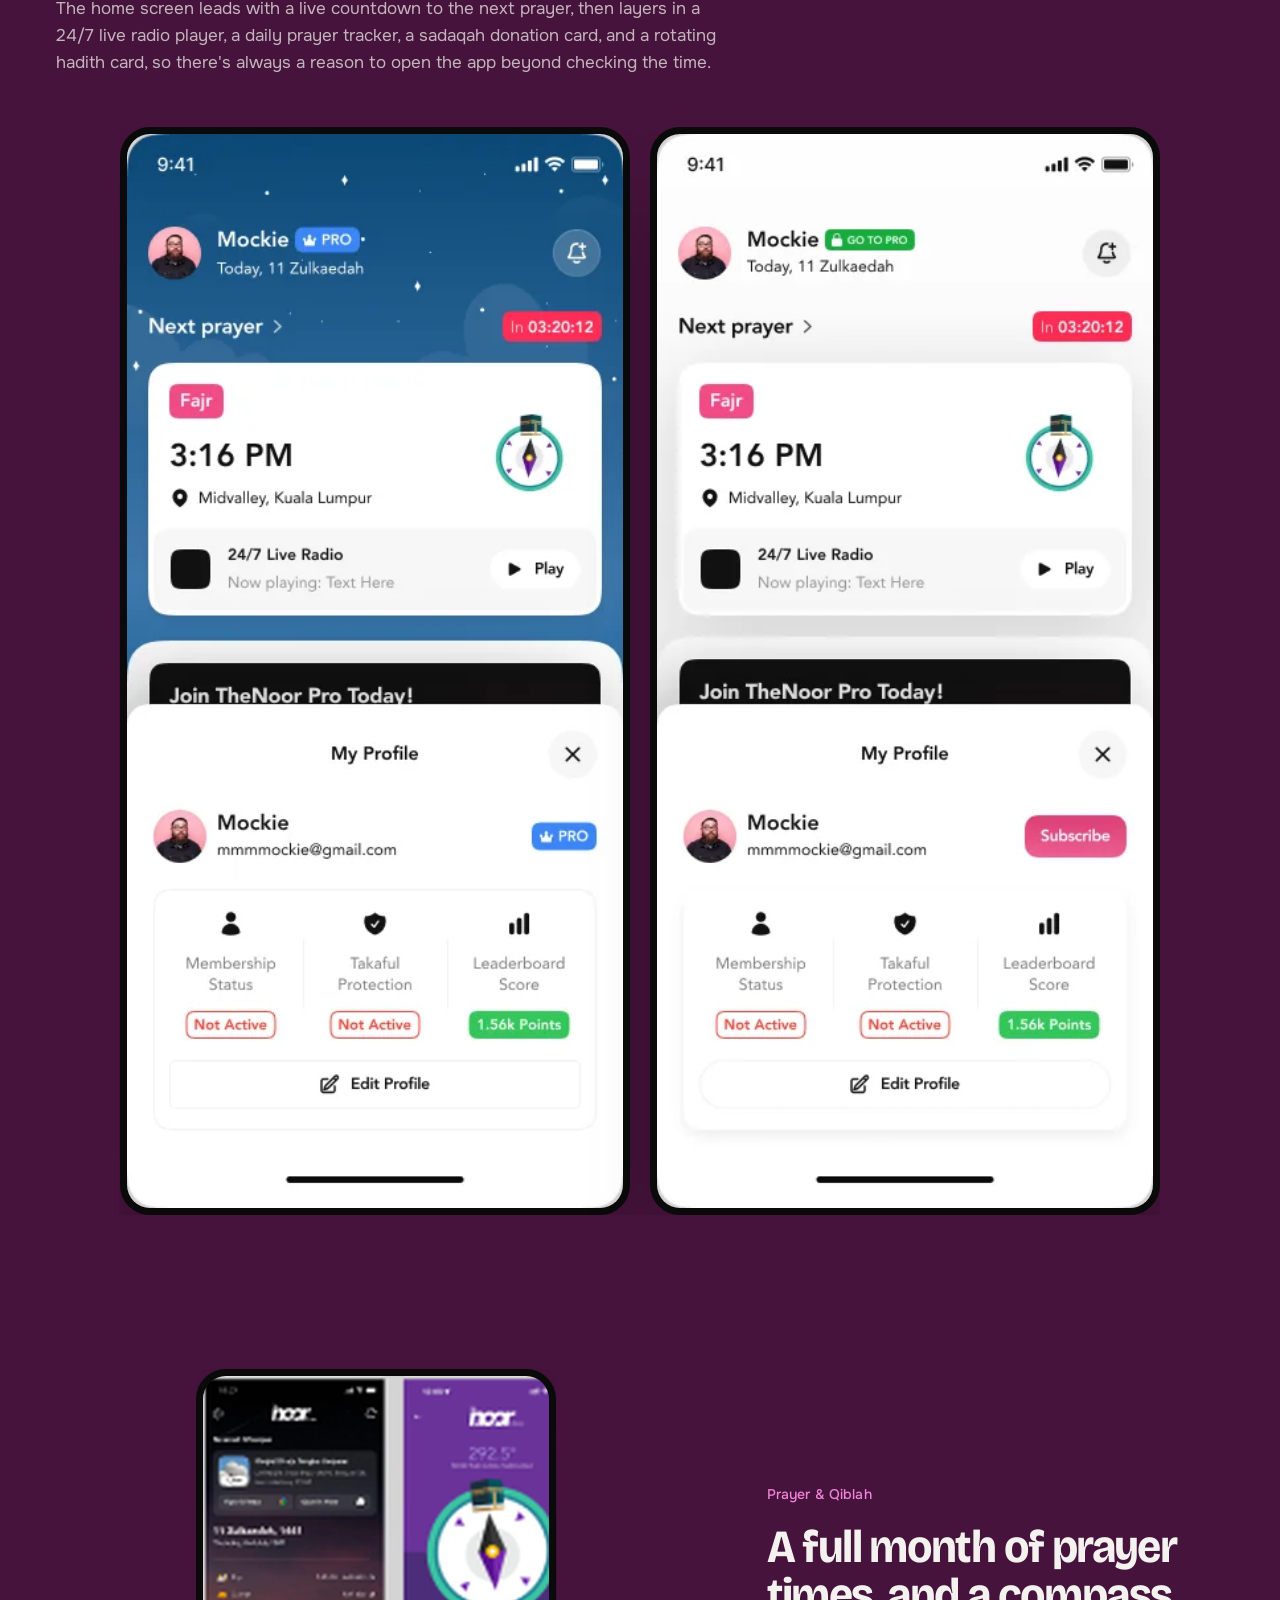
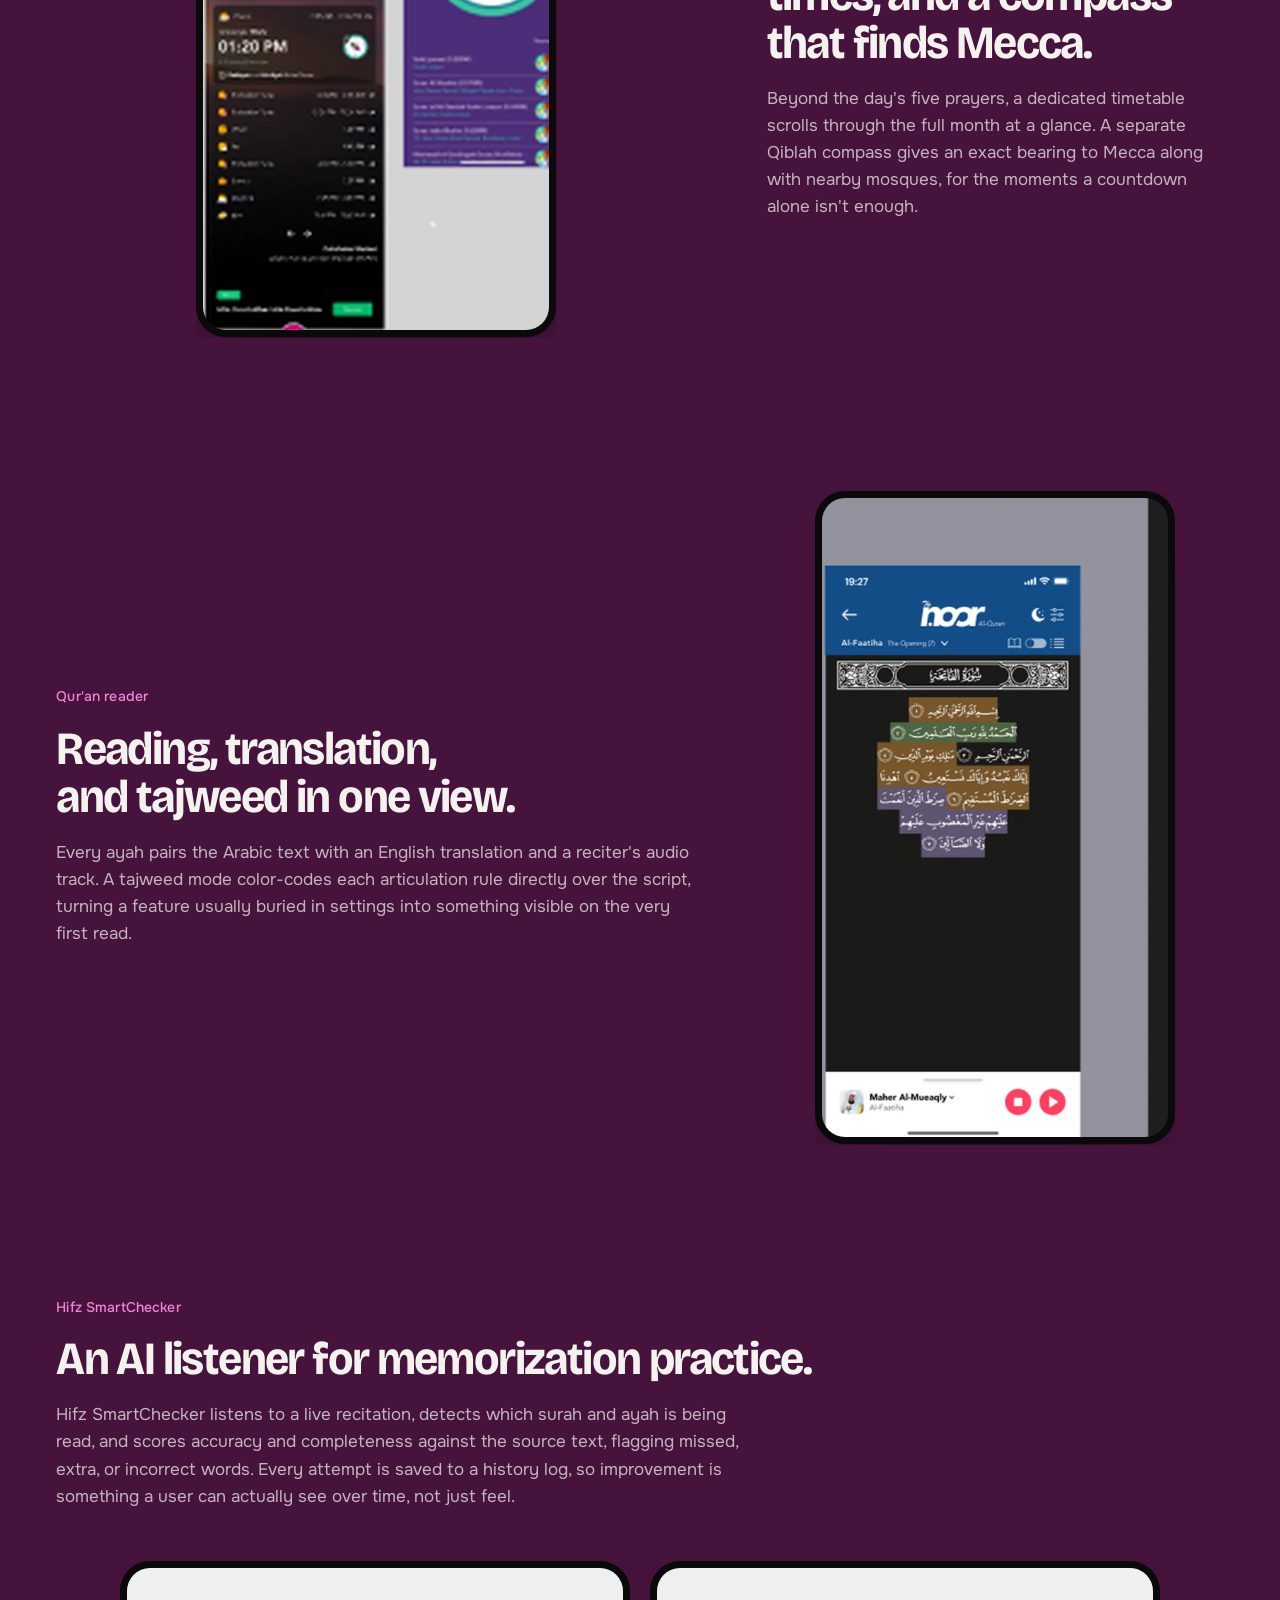
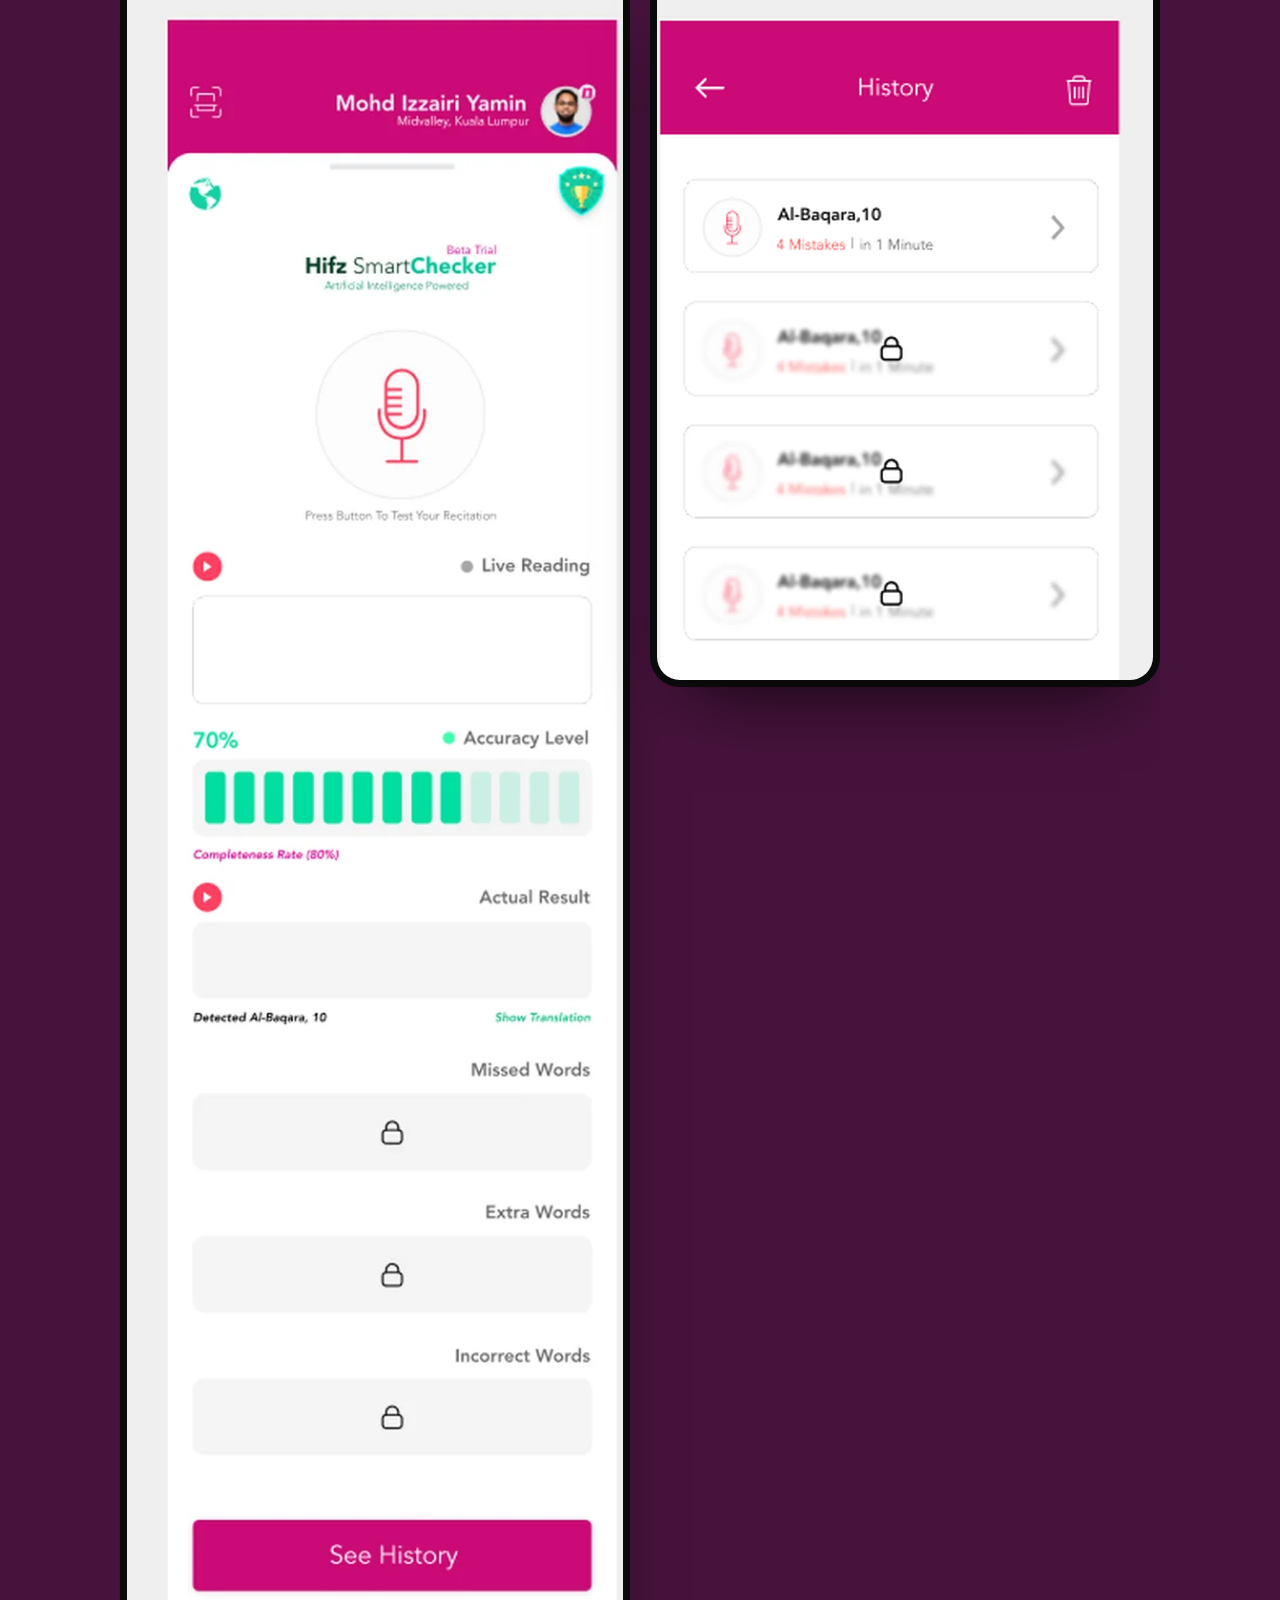
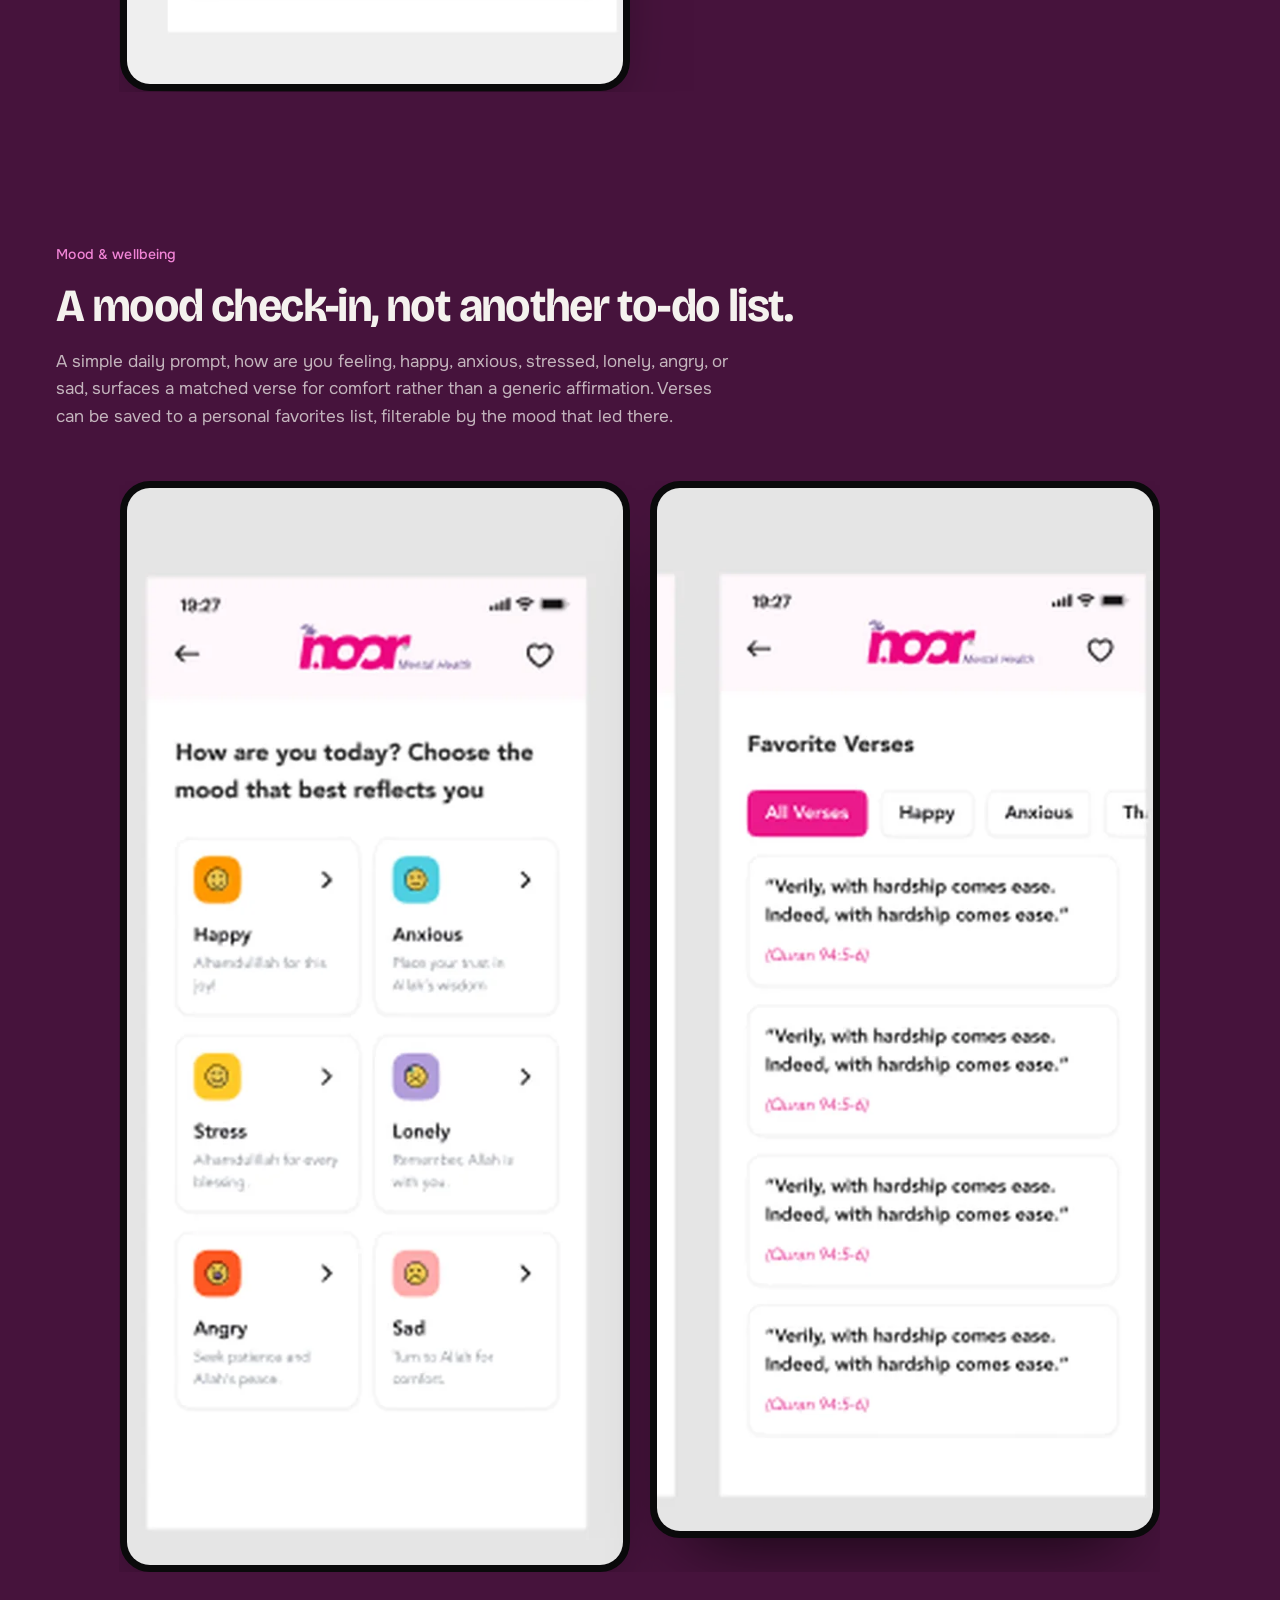
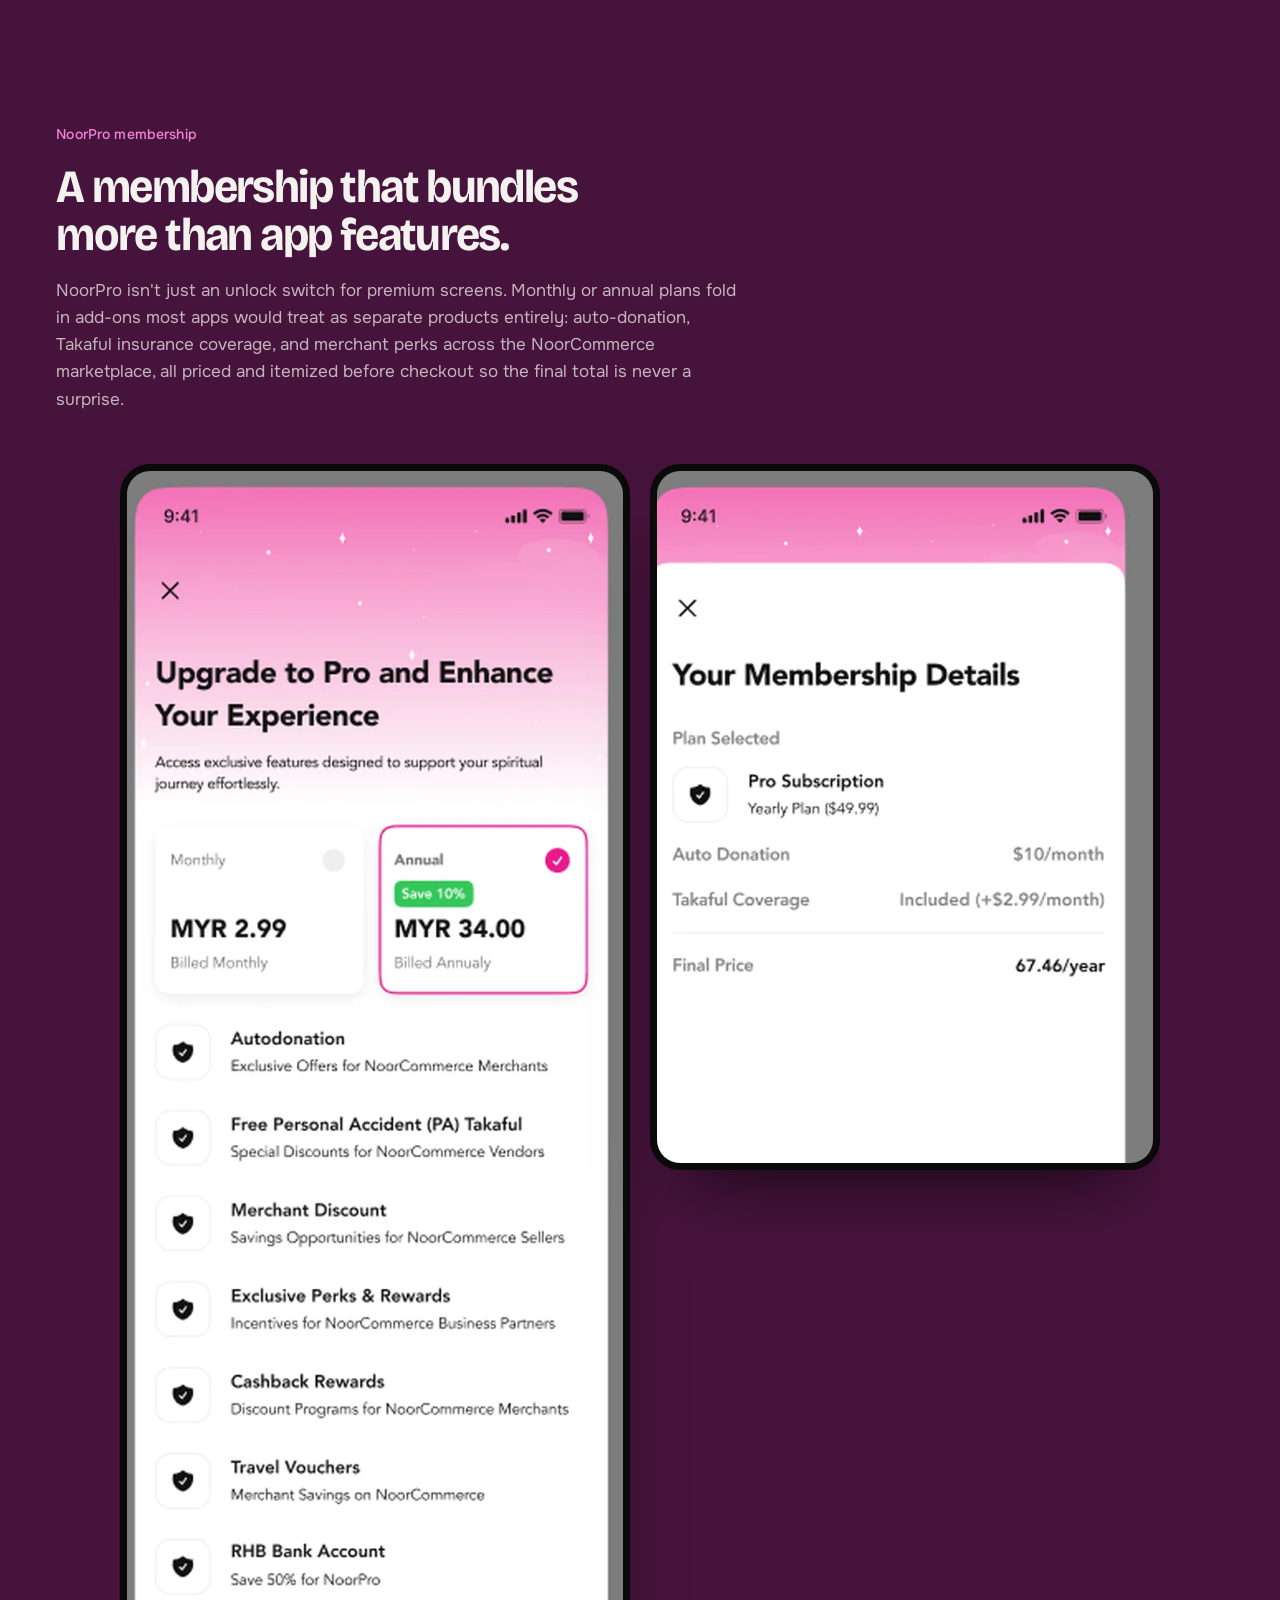
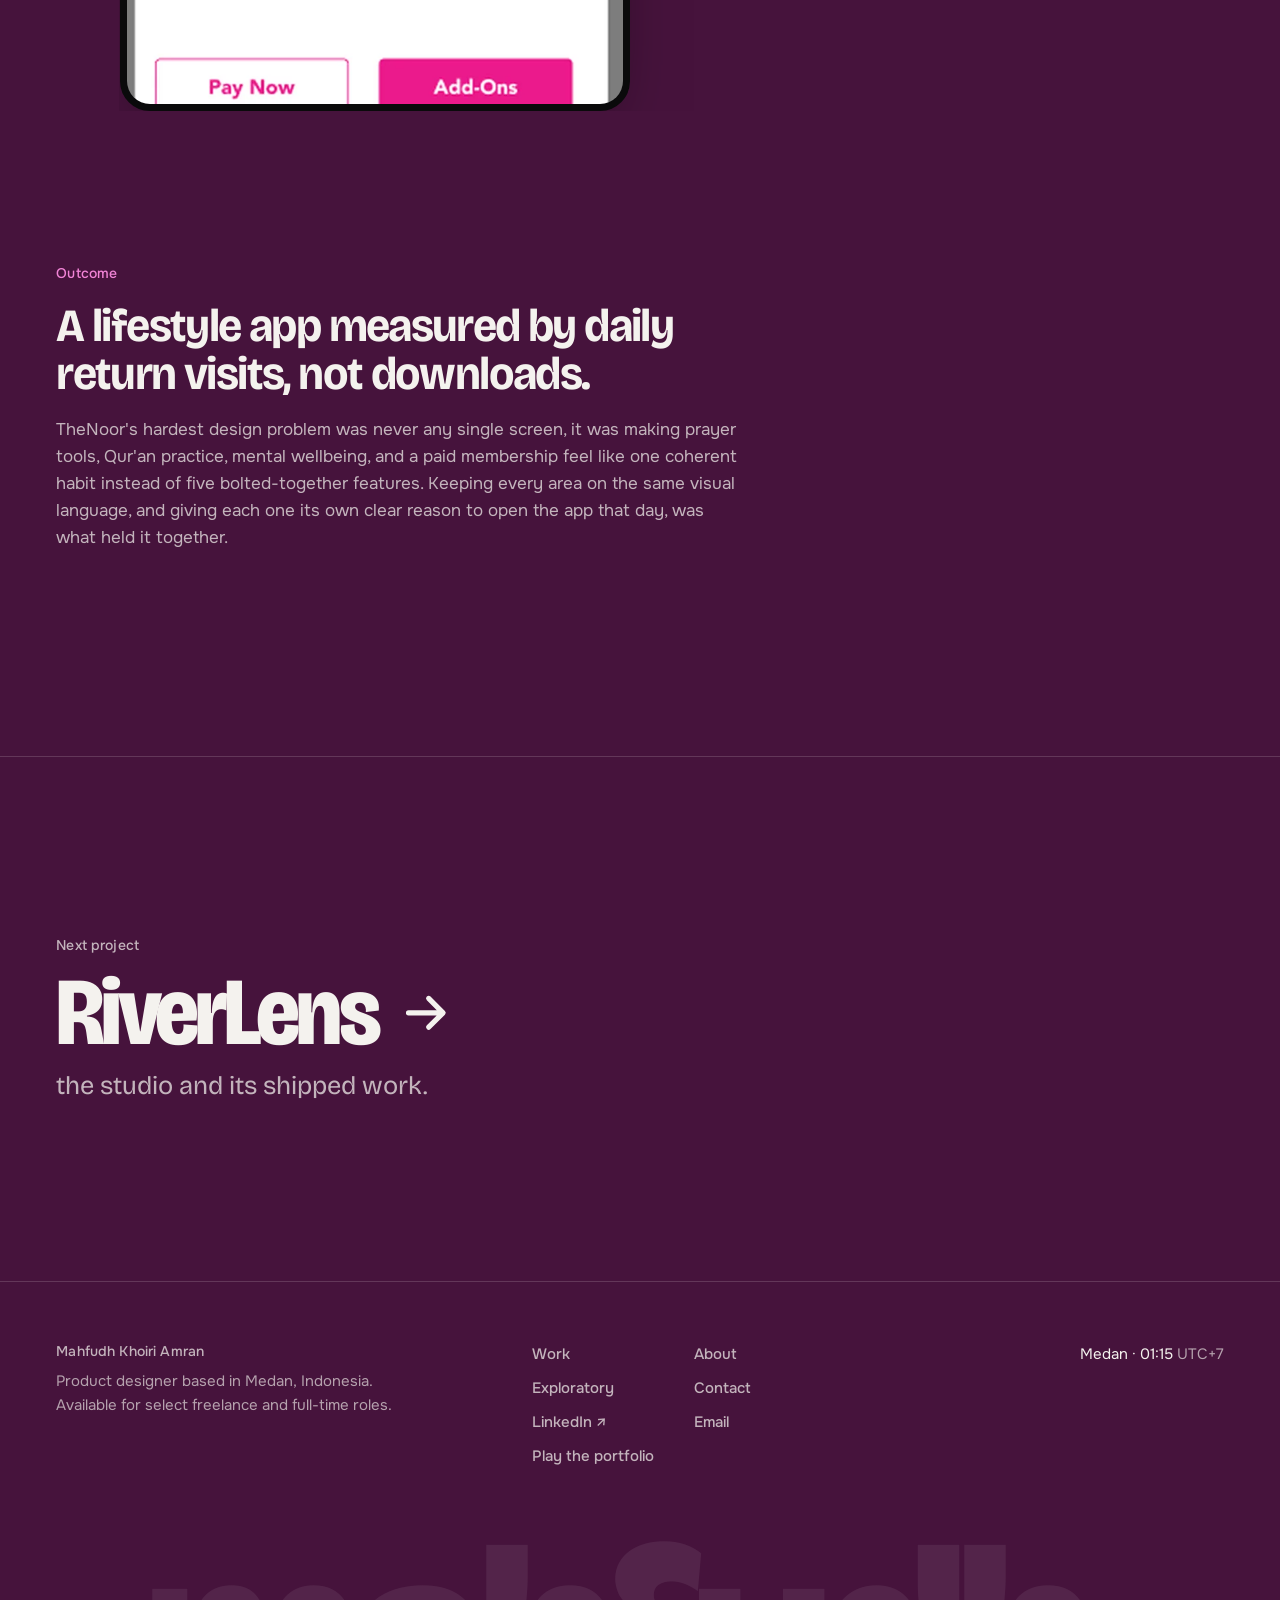
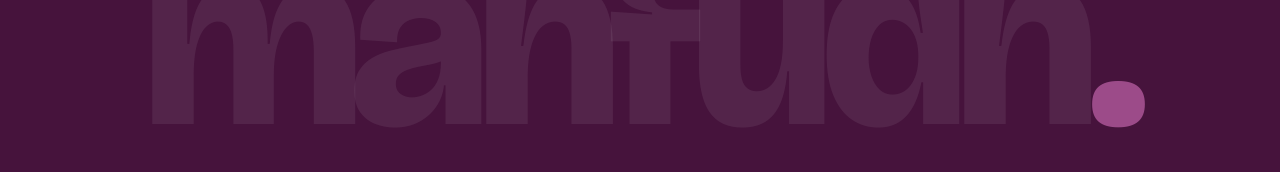
<file: case-thenoor.html>
<!doctype html>
<html lang="en" style="--bg:#46133c;--accent:#f184d6">
<head>
<meta charset="utf-8">
<meta name="viewport" content="width=device-width, initial-scale=1">
<title>TheNoor — Case study — Mahfudh Khoiri Amran</title>
<meta name="description" content="An all-in-one Islamic lifestyle app bundling prayer times and Qiblah direction, Qur&#x27;an reading, an AI-assisted memorization checker, and mood-based wellness, with a membership tier that layers in auto-donation, Takaful insurance, and marketplace perks.">
<meta name="theme-color" content="#46133c">
<link rel="preconnect" href="https://fonts.googleapis.com">
<link rel="preconnect" href="https://fonts.gstatic.com" crossorigin>
<link rel="stylesheet" href="https://fonts.googleapis.com/css2?family=Bricolage+Grotesque:opsz,wdth,wght@12..96,75..100,300..800&family=Onest:wght@400;500;600&display=swap">
<link rel="stylesheet" href="styles.css?v=r3-7">
<script>document.documentElement.classList.add('js');</script>
</head>
<body class="is-case">
<a class="skip" href="#main">Skip to content</a>
<div class="grain" aria-hidden="true"></div>
<div class="cursor" data-cursor aria-hidden="true"><span data-cursor-label></span></div>
<header class="top" data-top>
  <a class="wordmark" href="index.html" aria-label="mahfudh, home">mahfudh<span>.</span></a>
  <nav class="nav" aria-label="Primary"><a class="nav-link is-on" aria-current="page" href="index.html#work"><span>Work</span></a><a class="nav-link" href="about.html"><span>About</span></a><a class="nav-link" href="exploratory.html"><span>Exploratory</span></a><a class="nav-link" href="contact.html"><span>Contact</span></a></nav>
  <div class="top-right">
    <a class="play" href="play/"><svg class="arr" viewBox="0 0 20 20" aria-hidden="true"><path d="M6 4v12l10-6Z" fill="currentColor"/></svg><span>Play</span></a>
    <a class="pill pill-paper" href="files/Mahfudh-Khoiri-Amran-CV.pdf" download="Mahfudh-Khoiri-Amran-CV.pdf" data-magnetic>Download CV</a>
    <button type="button" class="menu-btn" data-menu aria-expanded="false" aria-controls="menu"><span class="sr-only">Menu</span><i></i><i></i></button>
  </div>
</header>
<div class="menu" id="menu" data-menu-panel hidden>
  <nav aria-label="Mobile"><a class="menu-link" href="index.html#work" style="--i:0">Work</a><a class="menu-link" href="about.html" style="--i:1">About</a><a class="menu-link" href="exploratory.html" style="--i:2">Exploratory</a><a class="menu-link" href="contact.html" style="--i:3">Contact</a></nav>
  <div class="menu-foot"><a class="pill pill-paper" href="files/Mahfudh-Khoiri-Amran-CV.pdf" download="Mahfudh-Khoiri-Amran-CV.pdf">Download CV</a><a class="pill pill-line" href="play/"><svg class="arr" viewBox="0 0 20 20" aria-hidden="true"><path d="M6 4v12l10-6Z" fill="currentColor"/></svg> Play the portfolio</a></div>
</div>
<main id="main">

<section class="case-hero" data-bg="#46133c" data-accent="#f184d6">
  <div class="wrap">
    <p class="crumbs hero-in" style="--d:0"><a href="index.html#work">Work</a> <span aria-hidden="true">/</span> Mobile app</p>
    <h1 class="case-title"><span class="sr-only">TheNoor</span><span class="hl" aria-hidden="true"><span style="--d:1">TheNoor</span></span></h1>
    <p class="case-tag hero-in" style="--d:2">a Muslim lifestyle app built around daily habits.</p>
    <div class="case-intro hero-in" style="--d:3">
      <p class="lede">An all-in-one Islamic lifestyle app bundling prayer times and Qiblah direction, Qur&#x27;an reading, an AI-assisted memorization checker, and mood-based wellness, with a membership tier that layers in auto-donation, Takaful insurance, and marketplace perks.</p>
      <dl class="case-meta"><div><dt>Role</dt><dd>UI/UX Designer</dd></div><div><dt>Timeline</dt><dd>Oct 2022 - Jan 2025</dd></div><div><dt>Platform</dt><dd>iOS, Android</dd></div><div><dt>Client</dt><dd>Noor Luminous Sdn Bhd</dd></div></dl>
    </div>
  </div>
  <div class="wrap case-cover hero-in" style="--d:4; view-transition-name: media-thenoor"><div data-parallax="-0.05"><div class="stack phones cover-stack">
      <div class="phone ph ph-back"><img src="images/thenoor-dashboard-2.webp" width="375" height="812" alt="TheNoor screen" loading="lazy" decoding="async"></div>
      <div class="ph ph-front"><img src="images/thenoor-mockup.webp" width="863" height="1800" alt="TheNoor shown in an iPhone frame" fetchpriority="high" decoding="async"></div>
      <div class="phone ph ph-side"><img src="images/thenoor-verses.webp" width="576" height="1212" alt="TheNoor screen" loading="lazy" decoding="async"></div></div></div></div>
</section>
<div class="case-body" data-bg="#46133c" data-accent="#f184d6">
<section class="scene split is-tall">
  <div class="wrap scene-grid"><div class="scene-text"><p class="eyebrow accent" data-reveal>The context</p><h2 class="h2" data-reveal><span class="sr-only">One app, five very different jobs to do.</span><span class="lines" aria-hidden="true"><span class="w"><span>One</span></span> <span class="w"><span>app,</span></span> <span class="w"><span>five</span></span> <span class="w"><span>very</span></span> <span class="w"><span>different</span></span> <span class="w"><span>jobs</span></span> <span class="w"><span>to</span></span> <span class="w"><span>do.</span></span> </span></h2><p data-reveal>Most Muslim lifestyle apps pick a lane: a prayer utility, or a Qur&#x27;an reader, or a donation platform. TheNoor tried to be a daily home screen habit instead, prayer tracking, Qur&#x27;an practice, emotional wellbeing, and a paid membership tier all living in one product, without any single feature getting lost among the others.</p></div><div class="scene-media" data-reveal="clip"><button type="button" class="shot tall" data-shot="thenoor" data-full="images/thenoor-dashboard-1.webp" data-alt="TheNoor home dashboard with a prayer countdown, live radio, and daily prayer tracker" data-cursor-text="Zoom"><img src="images/thenoor-dashboard-1.webp" width="375" height="812" alt="TheNoor home dashboard with a prayer countdown, live radio, and daily prayer tracker" loading="lazy" decoding="async"></button></div></div>
</section>
<section class="scene">
  <div class="wrap"><div class="scene-text wide"><p class="eyebrow accent" data-reveal>What I designed</p><h2 class="h2" data-reveal><span class="sr-only">Six areas, one shared design language.</span><span class="lines" aria-hidden="true"><span class="w"><span>Six</span></span> <span class="w"><span>areas,</span></span> <span class="w"><span>one</span></span> <span class="w"><span>shared</span></span> <span class="w"><span>design</span></span> <span class="w"><span>language.</span></span> </span></h2><p data-reveal>From the home dashboard through to the paid membership tier, every feature reuses the same cards, colour system, and pink-accented dark mode, so a user moving between prayer tools and the Qur&#x27;an reader never feels like they&#x27;ve left the app.</p></div></div>
</section>
<section class="scene">
  <div class="wrap"><div class="scene-text wide"><p class="eyebrow accent" data-reveal>Home dashboard</p><h2 class="h2" data-reveal><span class="sr-only">A dashboard that earns daily opens.</span><span class="lines" aria-hidden="true"><span class="w"><span>A</span></span> <span class="w"><span>dashboard</span></span> <span class="w"><span>that</span></span> <span class="w"><span>earns</span></span> <span class="w"><span>daily</span></span> <span class="w"><span>opens.</span></span> </span></h2><p data-reveal>The home screen leads with a live countdown to the next prayer, then layers in a 24/7 live radio player, a daily prayer tracker, a sadaqah donation card, and a rotating hadith card, so there&#x27;s always a reason to open the app beyond checking the time.</p></div><div class="shots n2 is-tall" data-reveal="clip"><button type="button" class="shot tall" data-shot="thenoor" data-full="images/thenoor-dashboard-1.webp" data-alt="TheNoor home dashboard with next-prayer countdown and profile membership status" data-cursor-text="Zoom"><img src="images/thenoor-dashboard-1.webp" width="375" height="812" alt="TheNoor home dashboard with next-prayer countdown and profile membership status" loading="lazy" decoding="async"></button><button type="button" class="shot tall" data-shot="thenoor" data-full="images/thenoor-dashboard-2.webp" data-alt="TheNoor home dashboard prompting the user to upgrade to Pro" data-cursor-text="Zoom"><img src="images/thenoor-dashboard-2.webp" width="375" height="812" alt="TheNoor home dashboard prompting the user to upgrade to Pro" loading="lazy" decoding="async"></button></div></div>
</section>
<section class="scene split is-tall is-flip">
  <div class="wrap scene-grid"><div class="scene-text"><p class="eyebrow accent" data-reveal>Prayer &amp; Qiblah</p><h2 class="h2" data-reveal><span class="sr-only">A full month of prayer times, and a compass that finds Mecca.</span><span class="lines" aria-hidden="true"><span class="w"><span>A</span></span> <span class="w"><span>full</span></span> <span class="w"><span>month</span></span> <span class="w"><span>of</span></span> <span class="w"><span>prayer</span></span> <span class="w"><span>times,</span></span> <span class="w"><span>and</span></span> <span class="w"><span>a</span></span> <span class="w"><span>compass</span></span> <span class="w"><span>that</span></span> <span class="w"><span>finds</span></span> <span class="w"><span>Mecca.</span></span> </span></h2><p data-reveal>Beyond the day&#x27;s five prayers, a dedicated timetable scrolls through the full month at a glance. A separate Qiblah compass gives an exact bearing to Mecca along with nearby mosques, for the moments a countdown alone isn&#x27;t enough.</p></div><div class="scene-media" data-reveal="clip"><button type="button" class="shot tall" data-shot="thenoor" data-full="images/thenoor-qibla.webp" data-alt="TheNoor monthly prayer timetable next to a Qiblah direction compass showing 292.5 degrees" data-cursor-text="Zoom"><img src="images/thenoor-qibla.webp" width="655" height="1050" alt="TheNoor monthly prayer timetable next to a Qiblah direction compass showing 292.5 degrees" loading="lazy" decoding="async"></button></div></div>
</section>
<section class="scene split is-tall">
  <div class="wrap scene-grid"><div class="scene-text"><p class="eyebrow accent" data-reveal>Qur&#x27;an reader</p><h2 class="h2" data-reveal><span class="sr-only">Reading, translation, and tajweed in one view.</span><span class="lines" aria-hidden="true"><span class="w"><span>Reading,</span></span> <span class="w"><span>translation,</span></span> <span class="w"><span>and</span></span> <span class="w"><span>tajweed</span></span> <span class="w"><span>in</span></span> <span class="w"><span>one</span></span> <span class="w"><span>view.</span></span> </span></h2><p data-reveal>Every ayah pairs the Arabic text with an English translation and a reciter&#x27;s audio track. A tajweed mode color-codes each articulation rule directly over the script, turning a feature usually buried in settings into something visible on the very first read.</p></div><div class="scene-media" data-reveal="clip"><button type="button" class="shot tall" data-shot="thenoor" data-full="images/thenoor-quran.webp" data-alt="TheNoor Qur&#x27;an reader with word-by-word tajweed colour coding and an audio reciter player" data-cursor-text="Zoom"><img src="images/thenoor-quran.webp" width="906" height="1674" alt="TheNoor Qur&#x27;an reader with word-by-word tajweed colour coding and an audio reciter player" loading="lazy" decoding="async"></button></div></div>
</section>
<section class="scene">
  <div class="wrap"><div class="scene-text wide"><p class="eyebrow accent" data-reveal>Hifz SmartChecker</p><h2 class="h2" data-reveal><span class="sr-only">An AI listener for memorization practice.</span><span class="lines" aria-hidden="true"><span class="w"><span>An</span></span> <span class="w"><span>AI</span></span> <span class="w"><span>listener</span></span> <span class="w"><span>for</span></span> <span class="w"><span>memorization</span></span> <span class="w"><span>practice.</span></span> </span></h2><p data-reveal>Hifz SmartChecker listens to a live recitation, detects which surah and ayah is being read, and scores accuracy and completeness against the source text, flagging missed, extra, or incorrect words. Every attempt is saved to a history log, so improvement is something a user can actually see over time, not just feel.</p></div><div class="shots n2 is-tall" data-reveal="clip"><button type="button" class="shot tall" data-shot="thenoor" data-full="images/thenoor-hifz-checker.webp" data-alt="TheNoor Hifz SmartChecker screen showing live recitation accuracy scoring" data-cursor-text="Zoom"><img src="images/thenoor-hifz-checker.webp" width="520" height="1800" alt="TheNoor Hifz SmartChecker screen showing live recitation accuracy scoring" loading="lazy" decoding="async"></button><button type="button" class="shot tall" data-shot="thenoor" data-full="images/thenoor-hifz-history.webp" data-alt="TheNoor Hifz SmartChecker history log of past recitation attempts" data-cursor-text="Zoom"><img src="images/thenoor-hifz-history.webp" width="903" height="1296" alt="TheNoor Hifz SmartChecker history log of past recitation attempts" loading="lazy" decoding="async"></button></div></div>
</section>
<section class="scene">
  <div class="wrap"><div class="scene-text wide"><p class="eyebrow accent" data-reveal>Mood &amp; wellbeing</p><h2 class="h2" data-reveal><span class="sr-only">A mood check-in, not another to-do list.</span><span class="lines" aria-hidden="true"><span class="w"><span>A</span></span> <span class="w"><span>mood</span></span> <span class="w"><span>check-in,</span></span> <span class="w"><span>not</span></span> <span class="w"><span>another</span></span> <span class="w"><span>to-do</span></span> <span class="w"><span>list.</span></span> </span></h2><p data-reveal>A simple daily prompt, how are you feeling, happy, anxious, stressed, lonely, angry, or sad, surfaces a matched verse for comfort rather than a generic affirmation. Verses can be saved to a personal favorites list, filterable by the mood that led there.</p></div><div class="shots n2 is-tall" data-reveal="clip"><button type="button" class="shot tall" data-shot="thenoor" data-full="images/thenoor-mood.webp" data-alt="TheNoor mood check-in screen asking how are you today with six mood options" data-cursor-text="Zoom"><img src="images/thenoor-mood.webp" width="558" height="1212" alt="TheNoor mood check-in screen asking how are you today with six mood options" loading="lazy" decoding="async"></button><button type="button" class="shot tall" data-shot="thenoor" data-full="images/thenoor-verses.webp" data-alt="TheNoor favorite verses list filterable by mood" data-cursor-text="Zoom"><img src="images/thenoor-verses.webp" width="576" height="1212" alt="TheNoor favorite verses list filterable by mood" loading="lazy" decoding="async"></button></div></div>
</section>
<section class="scene">
  <div class="wrap"><div class="scene-text wide"><p class="eyebrow accent" data-reveal>NoorPro membership</p><h2 class="h2" data-reveal><span class="sr-only">A membership that bundles more than app features.</span><span class="lines" aria-hidden="true"><span class="w"><span>A</span></span> <span class="w"><span>membership</span></span> <span class="w"><span>that</span></span> <span class="w"><span>bundles</span></span> <span class="w"><span>more</span></span> <span class="w"><span>than</span></span> <span class="w"><span>app</span></span> <span class="w"><span>features.</span></span> </span></h2><p data-reveal>NoorPro isn&#x27;t just an unlock switch for premium screens. Monthly or annual plans fold in add-ons most apps would treat as separate products entirely: auto-donation, Takaful insurance coverage, and merchant perks across the NoorCommerce marketplace, all priced and itemized before checkout so the final total is never a surprise.</p></div><div class="shots n2 is-tall" data-reveal="clip"><button type="button" class="shot tall" data-shot="thenoor" data-full="images/thenoor-pro-plans.webp" data-alt="TheNoor Pro membership plan screen with monthly and annual pricing and included perks" data-cursor-text="Zoom"><img src="images/thenoor-pro-plans.webp" width="724" height="1800" alt="TheNoor Pro membership plan screen with monthly and annual pricing and included perks" loading="lazy" decoding="async"></button><button type="button" class="shot tall" data-shot="thenoor" data-full="images/thenoor-pro-summary.webp" data-alt="TheNoor membership summary screen itemizing subscription, donation, and Takaful coverage" data-cursor-text="Zoom"><img src="images/thenoor-pro-summary.webp" width="900" height="1257" alt="TheNoor membership summary screen itemizing subscription, donation, and Takaful coverage" loading="lazy" decoding="async"></button></div></div>
</section>
<section class="scene">
  <div class="wrap"><div class="scene-text wide"><p class="eyebrow accent" data-reveal>Outcome</p><h2 class="h2" data-reveal><span class="sr-only">A lifestyle app measured by daily return visits, not downloads.</span><span class="lines" aria-hidden="true"><span class="w"><span>A</span></span> <span class="w"><span>lifestyle</span></span> <span class="w"><span>app</span></span> <span class="w"><span>measured</span></span> <span class="w"><span>by</span></span> <span class="w"><span>daily</span></span> <span class="w"><span>return</span></span> <span class="w"><span>visits,</span></span> <span class="w"><span>not</span></span> <span class="w"><span>downloads.</span></span> </span></h2><p data-reveal>TheNoor&#x27;s hardest design problem was never any single screen, it was making prayer tools, Qur&#x27;an practice, mental wellbeing, and a paid membership feel like one coherent habit instead of five bolted-together features. Keeping every area on the same visual language, and giving each one its own clear reason to open the app that day, was what held it together.</p></div></div>
</section>
</div>
<a class="next" href="case-riverlens.html" data-bg="#0b1a36" data-accent="#6d93ff" data-cursor-text="Next">
  <span class="wrap next-inner">
    <span class="eyebrow">Next project</span>
    <span class="next-name">RiverLens <svg class="arr" viewBox="0 0 20 20" aria-hidden="true"><path d="M4 10h11M11 5l5 5-5 5" fill="none" stroke="currentColor" stroke-width="1.8" stroke-linecap="round" stroke-linejoin="round"/></svg></span>
    <span class="next-tag">the studio and its shipped work.</span>
  </span>
</a>
</main>
<footer class="foot" data-bg="#0c0c0e" data-accent="#9db4ff">
  <div class="wrap foot-grid">
    <div><p class="eyebrow">Mahfudh Khoiri Amran</p><p class="foot-fine">Product designer based in Medan, Indonesia. Available for select freelance and full-time roles.</p></div>
    <nav class="foot-links" aria-label="Footer">
      <a href="index.html#work">Work</a><a href="about.html">About</a><a href="exploratory.html">Exploratory</a><a href="contact.html">Contact</a>
      <a href="https://www.linkedin.com/in/mahfudhkho/" target="_blank" rel="noopener">LinkedIn ↗</a><a href="mailto:mahfudhkhoiri2906@gmail.com">Email</a><a href="play/">Play the portfolio</a>
    </nav>
    <p class="foot-time">Medan · <span data-clock>--:--</span> <span class="muted">UTC+7</span></p>
  </div>
  <p class="foot-mark" aria-hidden="true">mahfudh<span>.</span></p>
</footer>
<dialog class="dlg viewer" data-lb aria-label="Screen viewer">
  <div class="viewer-top"><span class="viewer-count" data-lb-count>01 / 01</span><span class="viewer-cap" data-lb-cap></span><button type="button" class="viewer-x" data-lb-close>Close</button></div>
  <figure class="viewer-stage" data-lb-stage></figure>
  <button type="button" class="viewer-nav viewer-prev" data-lb-prev aria-label="Previous screen">←</button>
  <button type="button" class="viewer-nav viewer-next" data-lb-next aria-label="Next screen">→</button>
</dialog>
<script src="script.js?v=r3-7" defer></script>
</body>
</html>
</file>
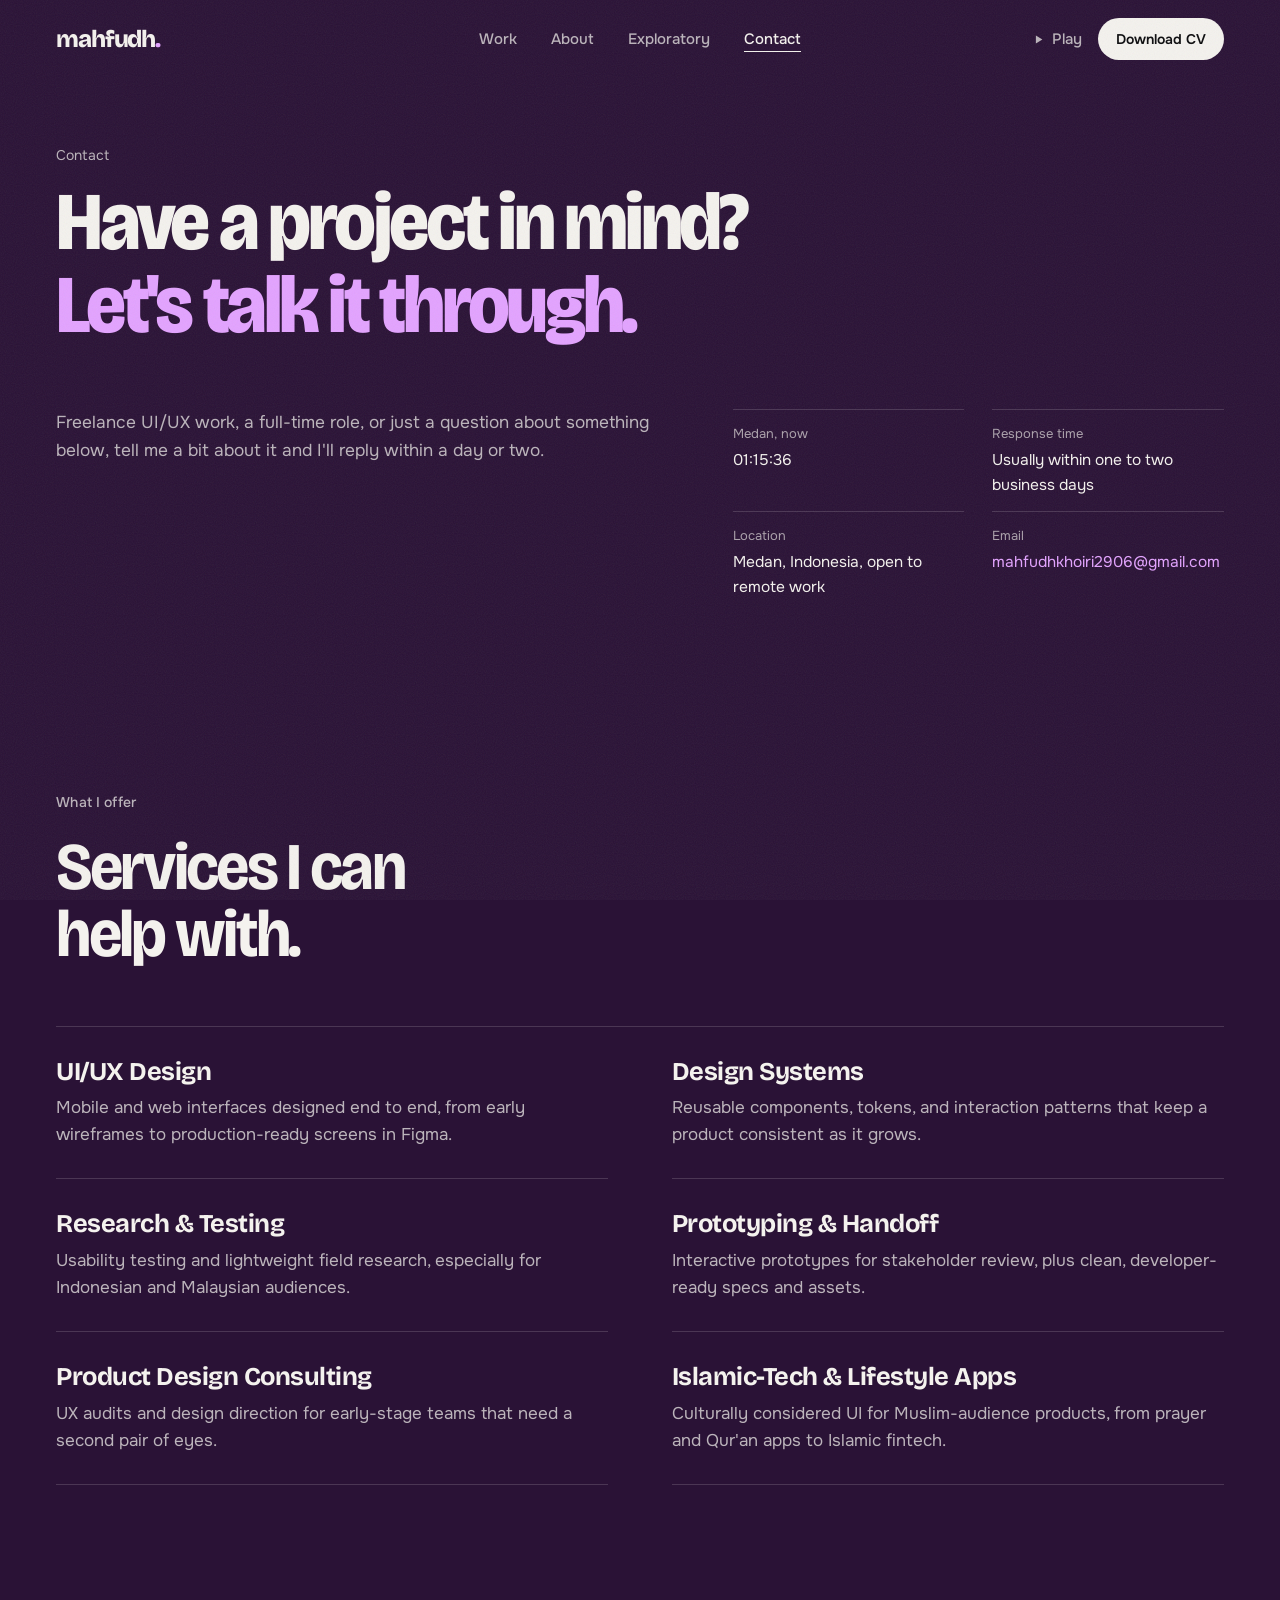
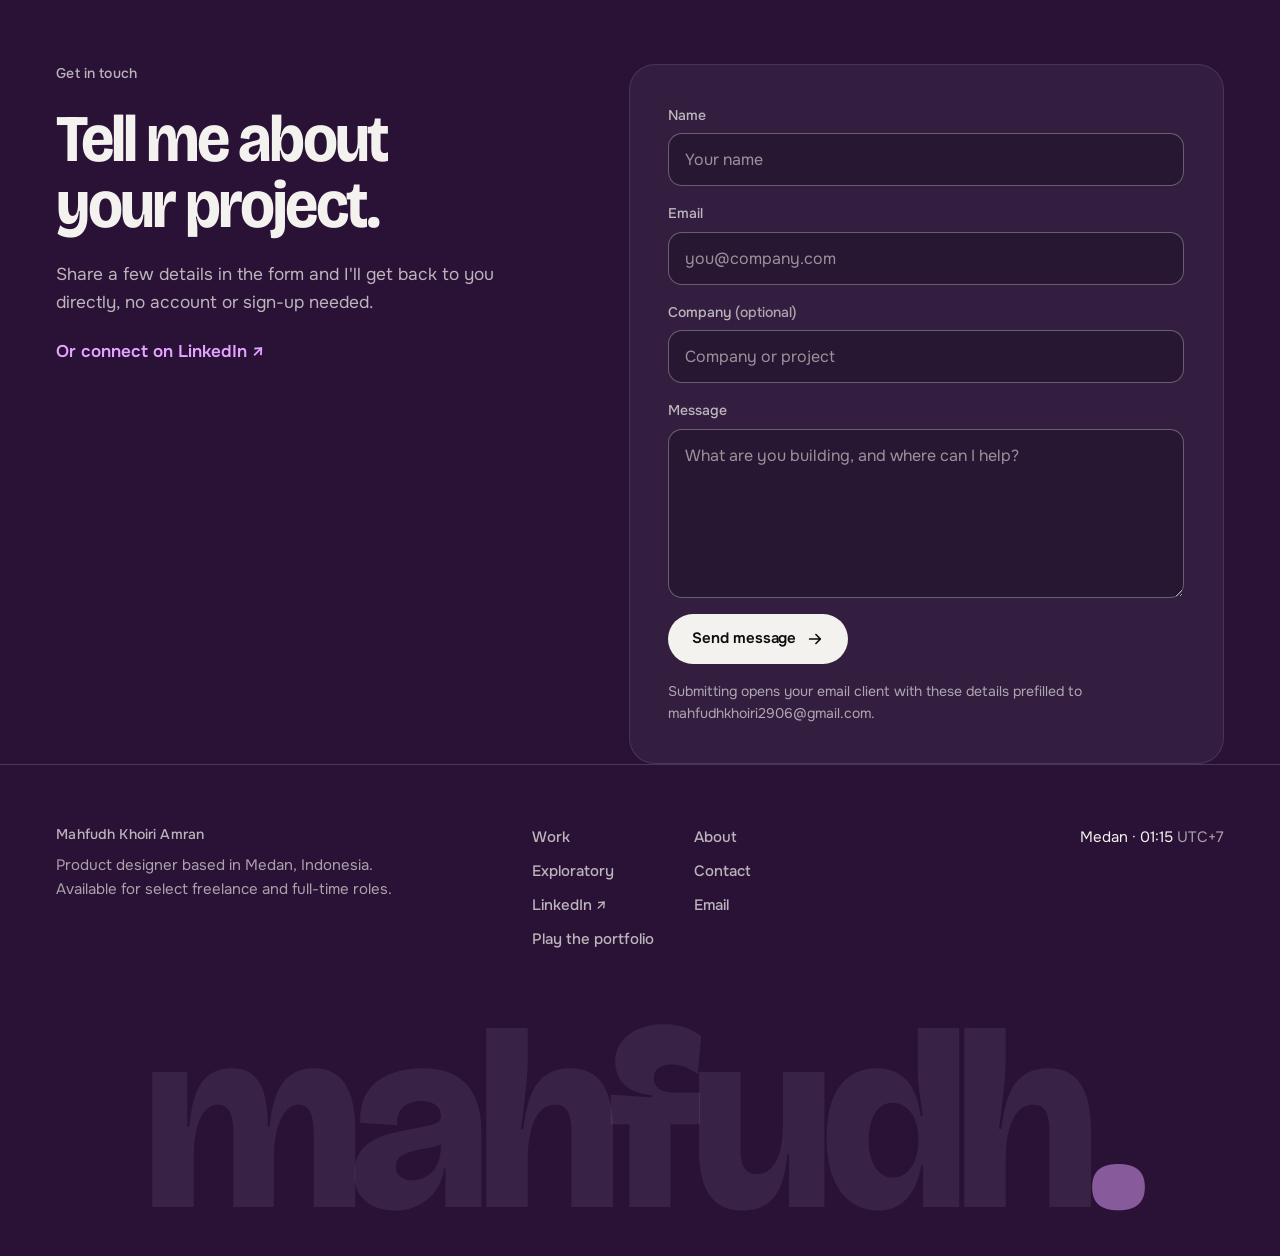
<file: contact.html>
<!doctype html>
<html lang="en" style="--bg:#2a1236;--accent:#e3a3ff">
<head>
<meta charset="utf-8">
<meta name="viewport" content="width=device-width, initial-scale=1">
<title>Contact — Mahfudh Khoiri Amran</title>
<meta name="description" content="Get in touch with Mahfudh Khoiri Amran for freelance UI/UX work or a full-time product design role.">
<meta name="theme-color" content="#2a1236">
<link rel="preconnect" href="https://fonts.googleapis.com">
<link rel="preconnect" href="https://fonts.gstatic.com" crossorigin>
<link rel="stylesheet" href="https://fonts.googleapis.com/css2?family=Bricolage+Grotesque:opsz,wdth,wght@12..96,75..100,300..800&family=Onest:wght@400;500;600&display=swap">
<link rel="stylesheet" href="styles.css?v=r3-7">
<script>document.documentElement.classList.add('js');</script>
</head>
<body class="">
<a class="skip" href="#main">Skip to content</a>
<div class="grain" aria-hidden="true"></div>
<div class="cursor" data-cursor aria-hidden="true"><span data-cursor-label></span></div>
<header class="top" data-top>
  <a class="wordmark" href="index.html" aria-label="mahfudh, home">mahfudh<span>.</span></a>
  <nav class="nav" aria-label="Primary"><a class="nav-link" href="index.html#work"><span>Work</span></a><a class="nav-link" href="about.html"><span>About</span></a><a class="nav-link" href="exploratory.html"><span>Exploratory</span></a><a class="nav-link is-on" aria-current="page" href="contact.html"><span>Contact</span></a></nav>
  <div class="top-right">
    <a class="play" href="play/"><svg class="arr" viewBox="0 0 20 20" aria-hidden="true"><path d="M6 4v12l10-6Z" fill="currentColor"/></svg><span>Play</span></a>
    <a class="pill pill-paper" href="files/Mahfudh-Khoiri-Amran-CV.pdf" download="Mahfudh-Khoiri-Amran-CV.pdf" data-magnetic>Download CV</a>
    <button type="button" class="menu-btn" data-menu aria-expanded="false" aria-controls="menu"><span class="sr-only">Menu</span><i></i><i></i></button>
  </div>
</header>
<div class="menu" id="menu" data-menu-panel hidden>
  <nav aria-label="Mobile"><a class="menu-link" href="index.html#work" style="--i:0">Work</a><a class="menu-link" href="about.html" style="--i:1">About</a><a class="menu-link" href="exploratory.html" style="--i:2">Exploratory</a><a class="menu-link" href="contact.html" style="--i:3">Contact</a></nav>
  <div class="menu-foot"><a class="pill pill-paper" href="files/Mahfudh-Khoiri-Amran-CV.pdf" download="Mahfudh-Khoiri-Amran-CV.pdf">Download CV</a><a class="pill pill-line" href="play/"><svg class="arr" viewBox="0 0 20 20" aria-hidden="true"><path d="M6 4v12l10-6Z" fill="currentColor"/></svg> Play the portfolio</a></div>
</div>
<main id="main">

<section class="page-hero" data-bg="#2a1236" data-accent="#e3a3ff">
  <div class="wrap">
    <p class="crumbs hero-in" style="--d:0">Contact</p>
    <h1 class="page-title"><span class="sr-only">Have a project in mind? Let's talk it through.</span>
      <span class="hl" aria-hidden="true"><span style="--d:1">Have a project in mind?</span></span>
      <span class="hl" aria-hidden="true"><span style="--d:2"><em class="accent">Let's talk it through.</em></span></span></h1>
    <div class="page-intro hero-in" style="--d:3">
      <p class="lede">Freelance UI/UX work, a full-time role, or just a question about something below, tell me a bit about it and I'll reply within a day or two.</p>
      <dl class="case-meta"><div><dt>Medan, now</dt><dd><span data-clock data-seconds>--:--:--</span></dd></div><div><dt>Response time</dt><dd>Usually within one to two business days</dd></div><div><dt>Location</dt><dd>Medan, Indonesia, open to remote work</dd></div><div><dt>Email</dt><dd><a href="mailto:mahfudhkhoiri2906@gmail.com">mahfudhkhoiri2906@gmail.com</a></dd></div></dl>
    </div>
  </div>
</section>
<section class="svc-sec" data-bg="#2a1236" data-accent="#e3a3ff">
  <div class="wrap"><p class="eyebrow" data-reveal>What I offer</p><h2 class="display" data-reveal><span class="sr-only">Services I can help with.</span><span class="lines" aria-hidden="true"><span class="w"><span>Services</span></span> <span class="w"><span>I</span></span> <span class="w"><span>can</span></span> <span class="w"><span>help</span></span> <span class="w"><span>with.</span></span> </span></h2><ul class="svcs"><li class="svc" data-reveal><h3>UI/UX Design</h3><p>Mobile and web interfaces designed end to end, from early wireframes to production-ready screens in Figma.</p></li><li class="svc" data-reveal><h3>Design Systems</h3><p>Reusable components, tokens, and interaction patterns that keep a product consistent as it grows.</p></li><li class="svc" data-reveal><h3>Research &amp; Testing</h3><p>Usability testing and lightweight field research, especially for Indonesian and Malaysian audiences.</p></li><li class="svc" data-reveal><h3>Prototyping &amp; Handoff</h3><p>Interactive prototypes for stakeholder review, plus clean, developer-ready specs and assets.</p></li><li class="svc" data-reveal><h3>Product Design Consulting</h3><p>UX audits and design direction for early-stage teams that need a second pair of eyes.</p></li><li class="svc" data-reveal><h3>Islamic-Tech &amp; Lifestyle Apps</h3><p>Culturally considered UI for Muslim-audience products, from prayer and Qur&#x27;an apps to Islamic fintech.</p></li></ul></div>
</section>
<section class="form-sec" data-bg="#151518" data-accent="#9db4ff">
  <div class="wrap form-grid">
    <div class="sec-head"><p class="eyebrow" data-reveal>Get in touch</p><h2 class="display" data-reveal><span class="sr-only">Tell me about your project.</span><span class="lines" aria-hidden="true"><span class="w"><span>Tell</span></span> <span class="w"><span>me</span></span> <span class="w"><span>about</span></span> <span class="w"><span>your</span></span> <span class="w"><span>project.</span></span> </span></h2>
      <p class="lede" data-reveal>Share a few details in the form and I'll get back to you directly, no account or sign-up needed.</p>
      <a class="text-link" href="https://www.linkedin.com/in/mahfudhkho/" target="_blank" rel="noopener" data-reveal>Or connect on LinkedIn ↗</a></div>
    <form class="form card" id="contact-form" novalidate data-reveal>
      <label class="field"><span>Name</span><input type="text" name="name" autocomplete="name" placeholder="Your name" required></label>
      <label class="field"><span>Email</span><input type="email" name="email" autocomplete="email" placeholder="you@company.com" required></label>
      <label class="field"><span>Company <em>(optional)</em></span><input type="text" name="company" autocomplete="organization" placeholder="Company or project"></label>
      <label class="field"><span>Message</span><textarea name="message" rows="6" placeholder="What are you building, and where can I help?" required></textarea></label>
      <p class="form-error" data-contact-error role="alert" hidden></p>
      <button type="submit" class="pill pill-paper" data-magnetic>Send message <svg class="arr" viewBox="0 0 20 20" aria-hidden="true"><path d="M4 10h11M11 5l5 5-5 5" fill="none" stroke="currentColor" stroke-width="1.8" stroke-linecap="round" stroke-linejoin="round"/></svg></button>
      <p class="form-note">Submitting opens your email client with these details prefilled to mahfudhkhoiri2906@gmail.com.</p>
    </form>
  </div>
</section>
</main>
<footer class="foot" data-bg="#0c0c0e" data-accent="#9db4ff">
  <div class="wrap foot-grid">
    <div><p class="eyebrow">Mahfudh Khoiri Amran</p><p class="foot-fine">Product designer based in Medan, Indonesia. Available for select freelance and full-time roles.</p></div>
    <nav class="foot-links" aria-label="Footer">
      <a href="index.html#work">Work</a><a href="about.html">About</a><a href="exploratory.html">Exploratory</a><a href="contact.html">Contact</a>
      <a href="https://www.linkedin.com/in/mahfudhkho/" target="_blank" rel="noopener">LinkedIn ↗</a><a href="mailto:mahfudhkhoiri2906@gmail.com">Email</a><a href="play/">Play the portfolio</a>
    </nav>
    <p class="foot-time">Medan · <span data-clock>--:--</span> <span class="muted">UTC+7</span></p>
  </div>
  <p class="foot-mark" aria-hidden="true">mahfudh<span>.</span></p>
</footer>
<dialog class="dlg viewer" data-lb aria-label="Screen viewer">
  <div class="viewer-top"><span class="viewer-count" data-lb-count>01 / 01</span><span class="viewer-cap" data-lb-cap></span><button type="button" class="viewer-x" data-lb-close>Close</button></div>
  <figure class="viewer-stage" data-lb-stage></figure>
  <button type="button" class="viewer-nav viewer-prev" data-lb-prev aria-label="Previous screen">←</button>
  <button type="button" class="viewer-nav viewer-next" data-lb-next aria-label="Next screen">→</button>
</dialog>
<script src="script.js?v=r3-7" defer></script>
</body>
</html>
</file>
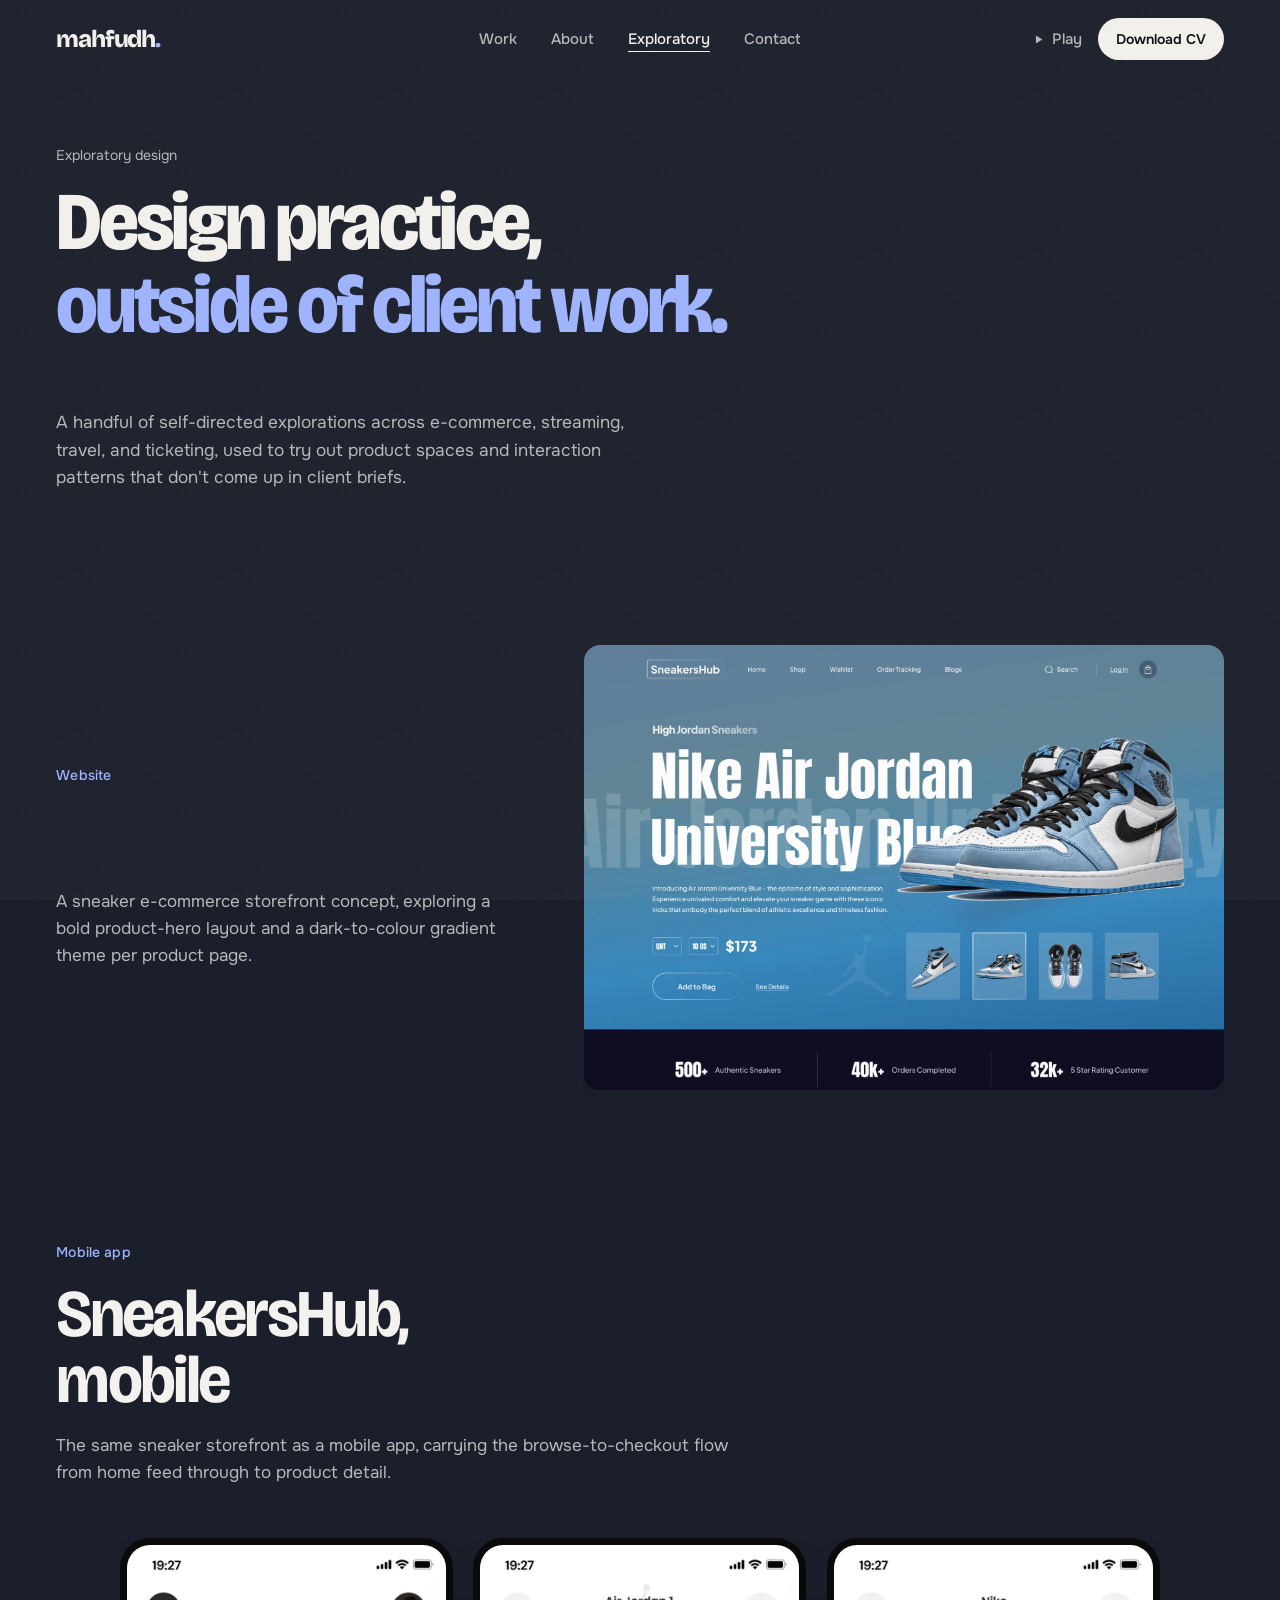
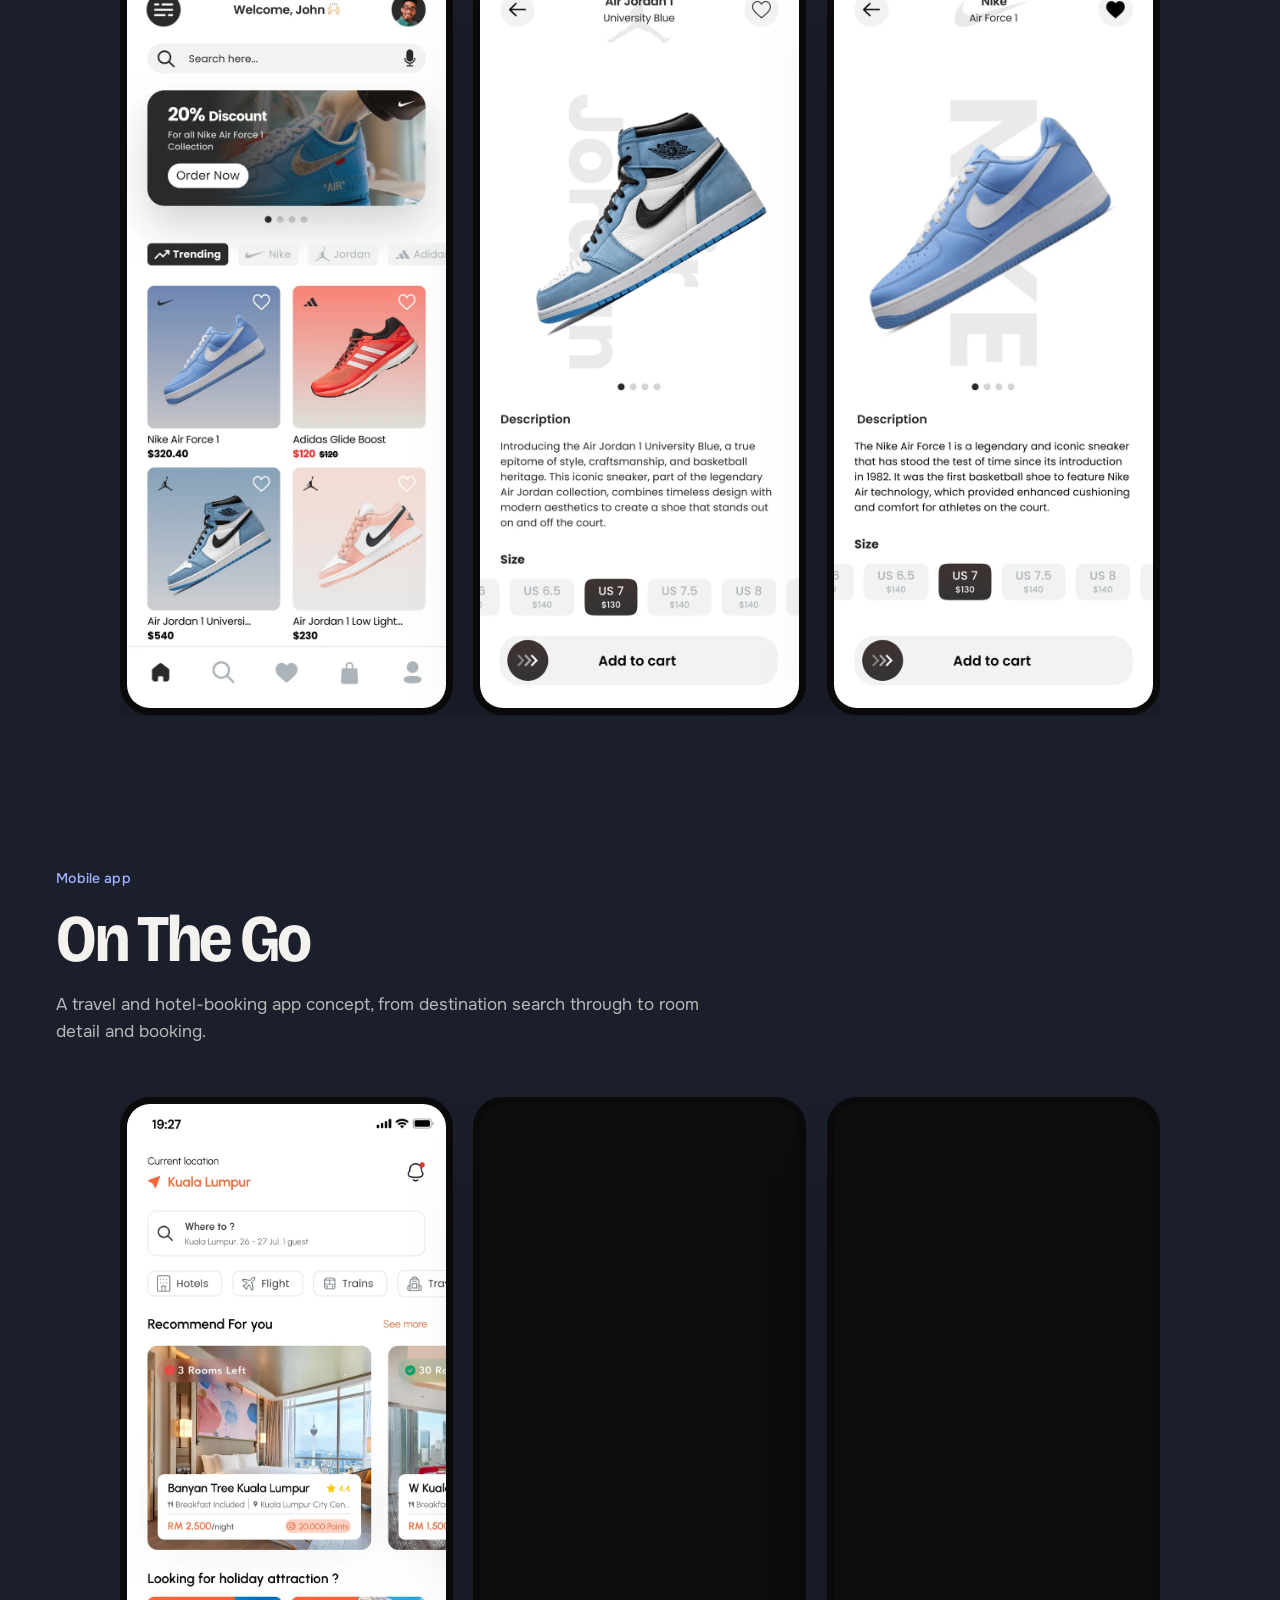
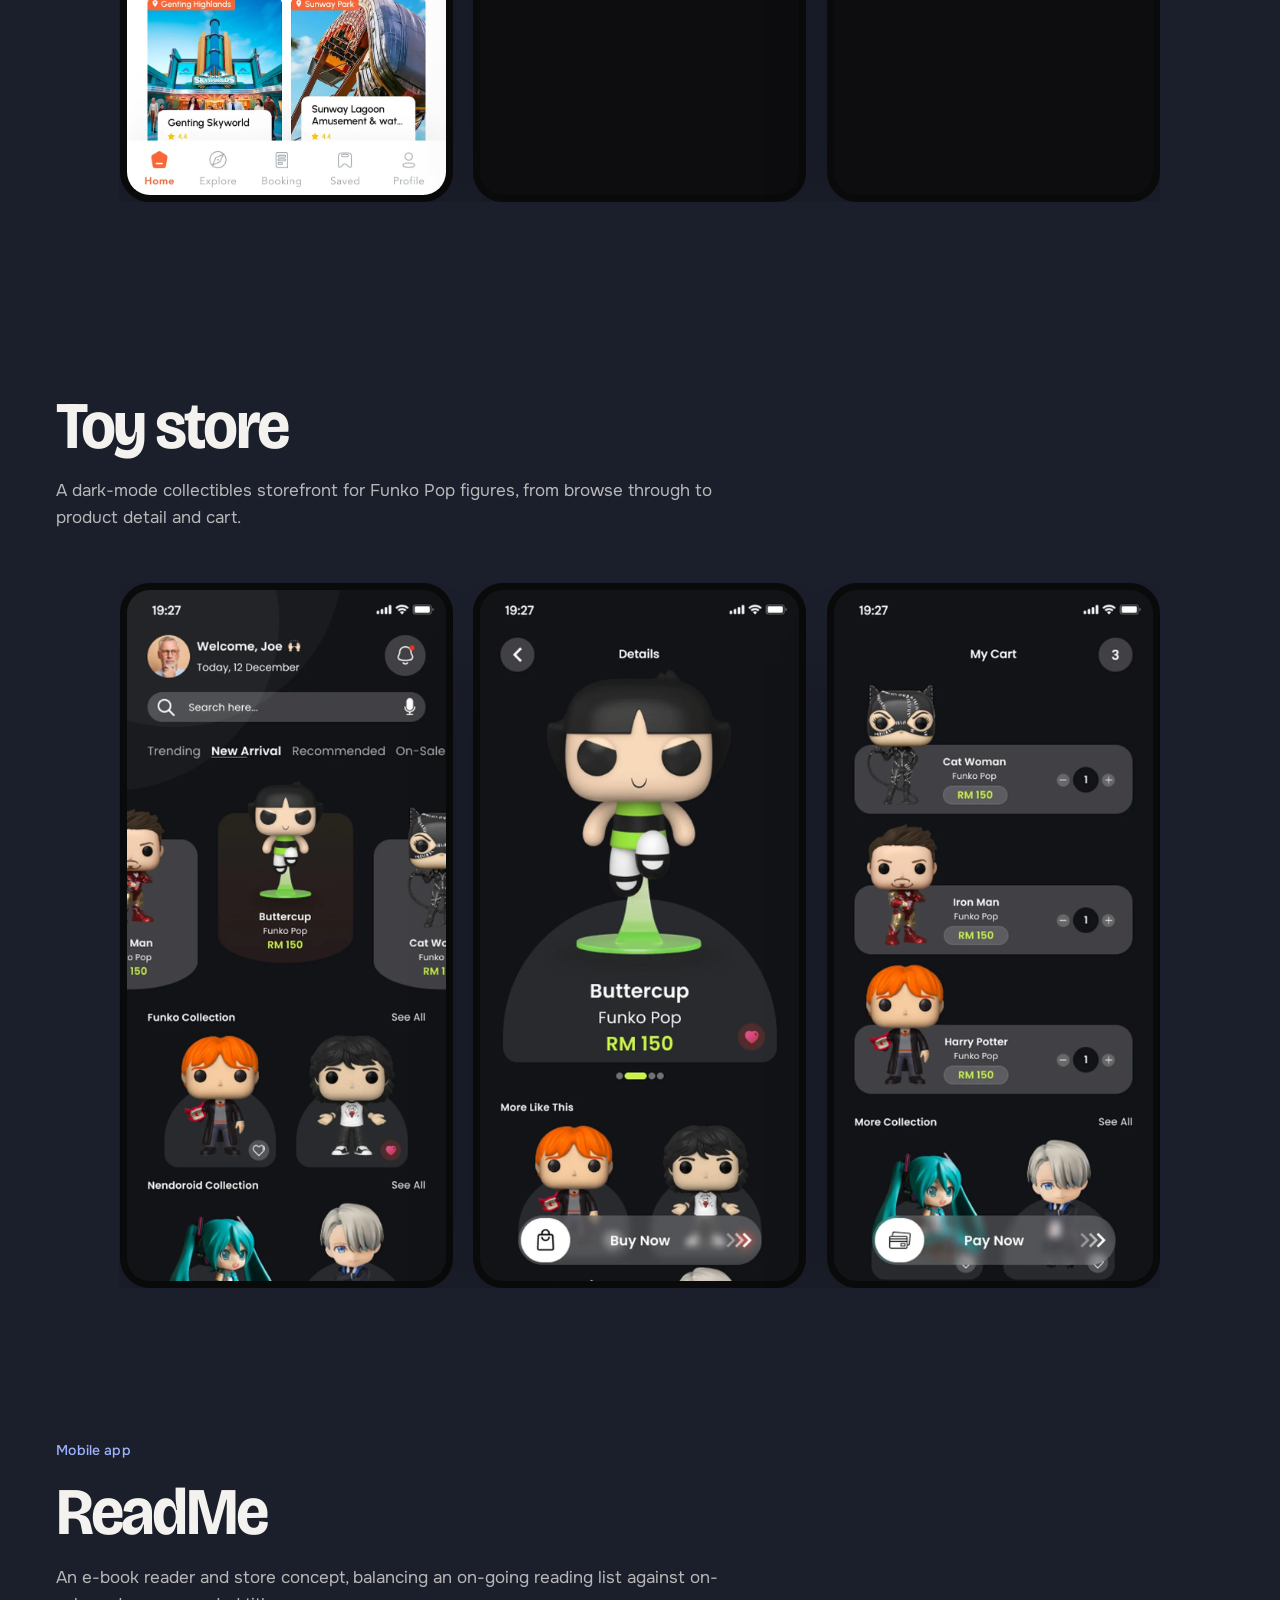
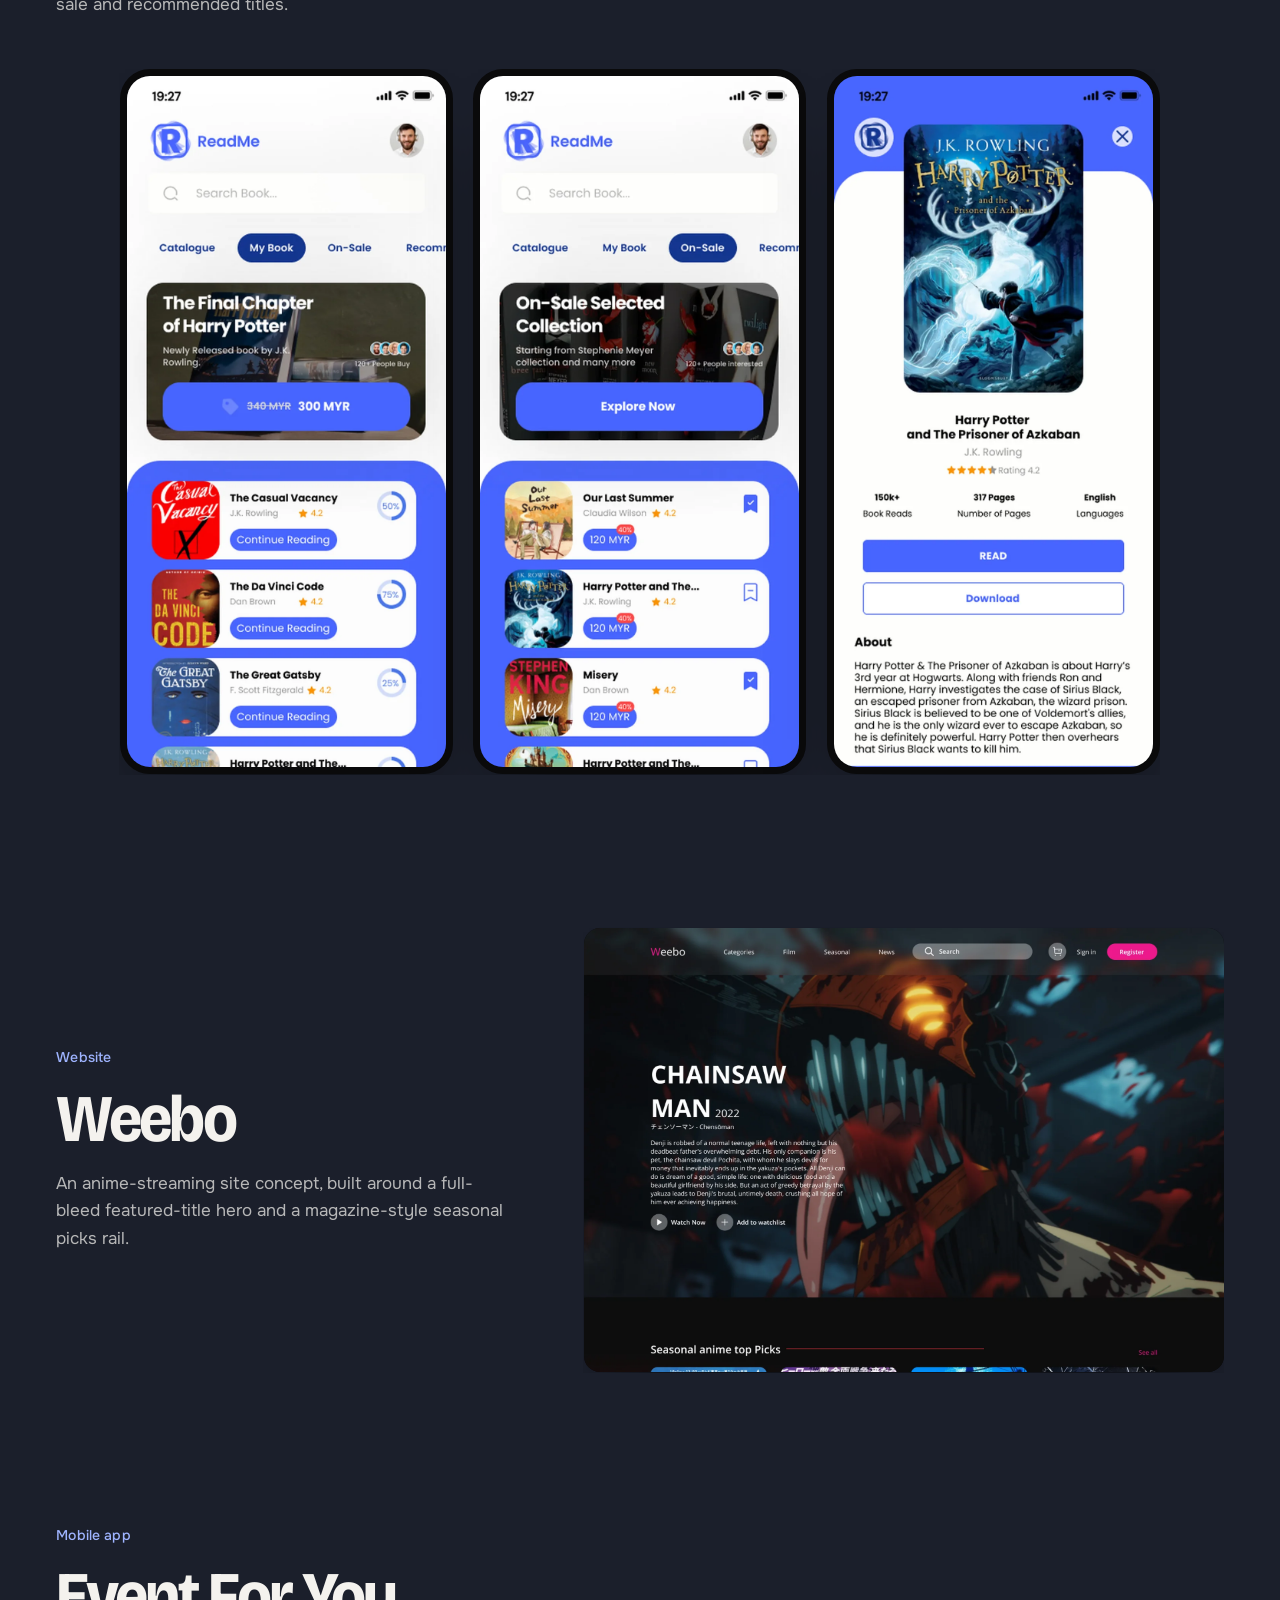
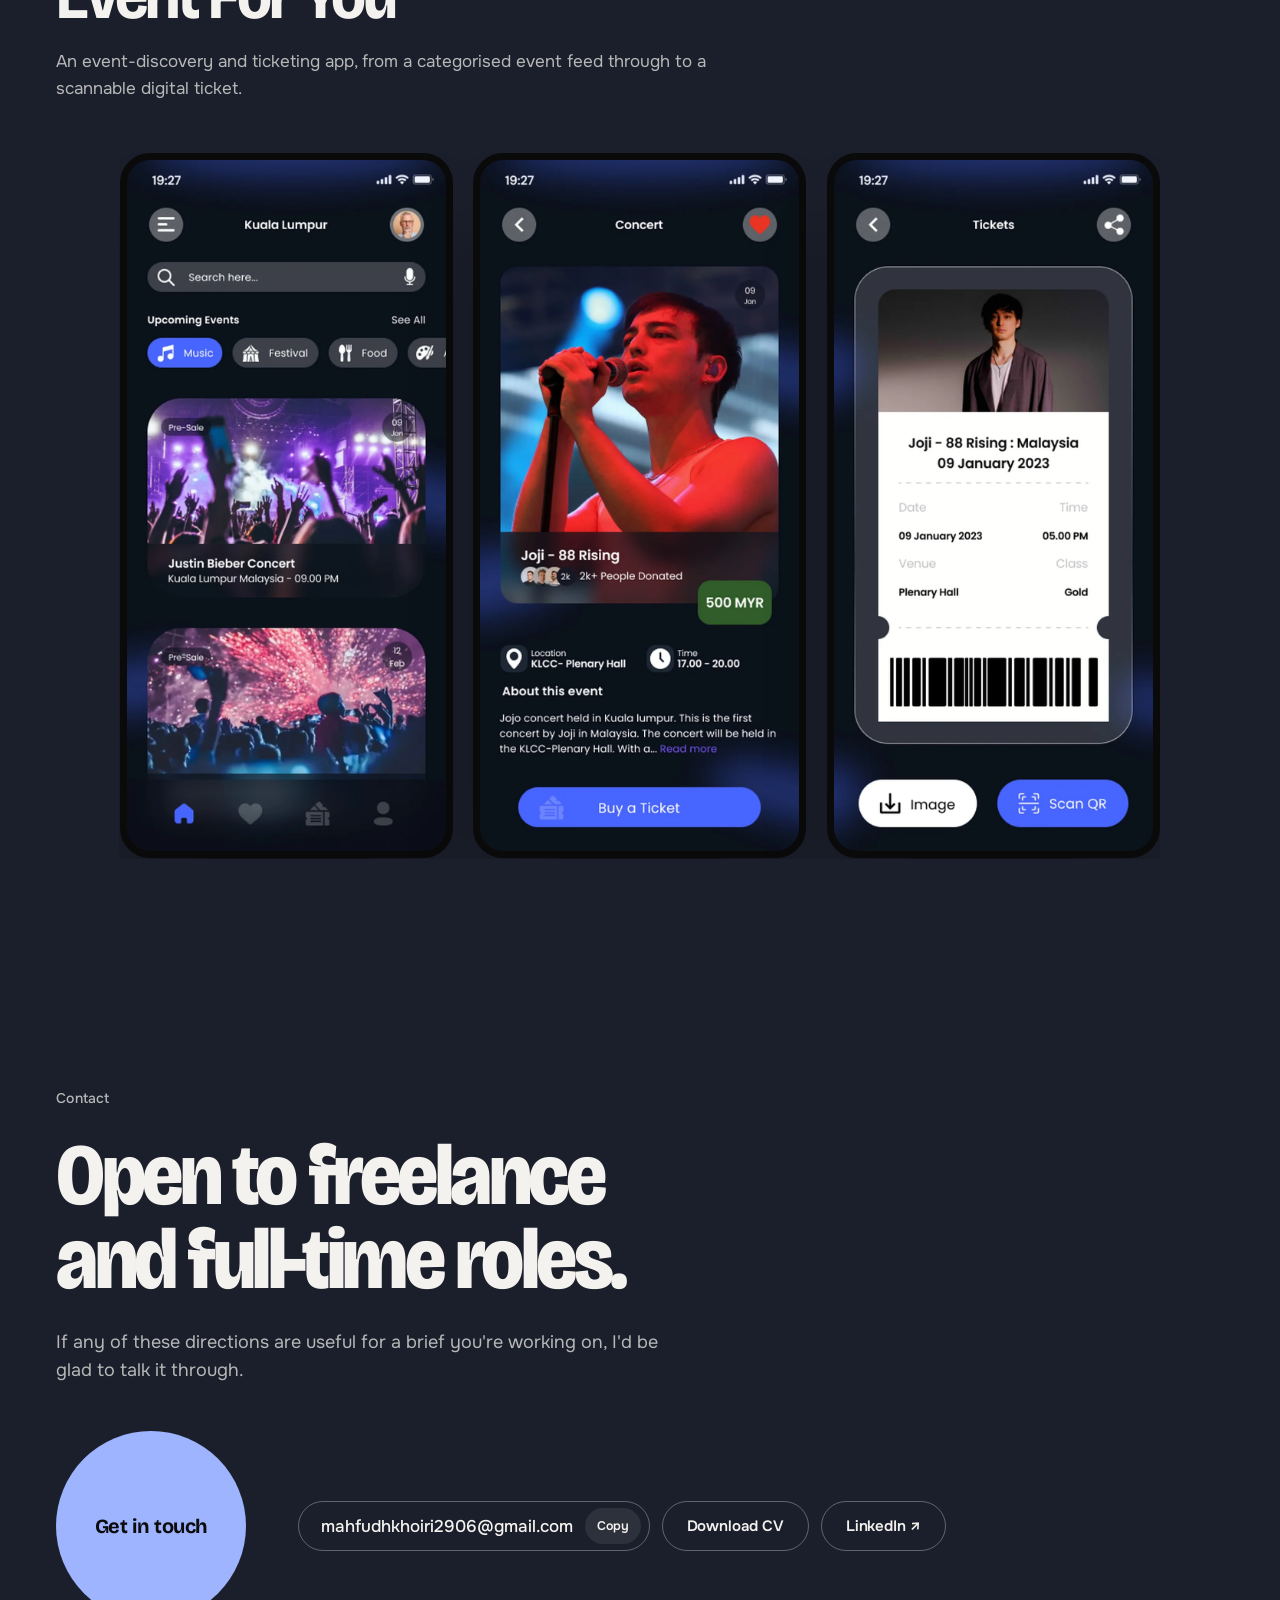
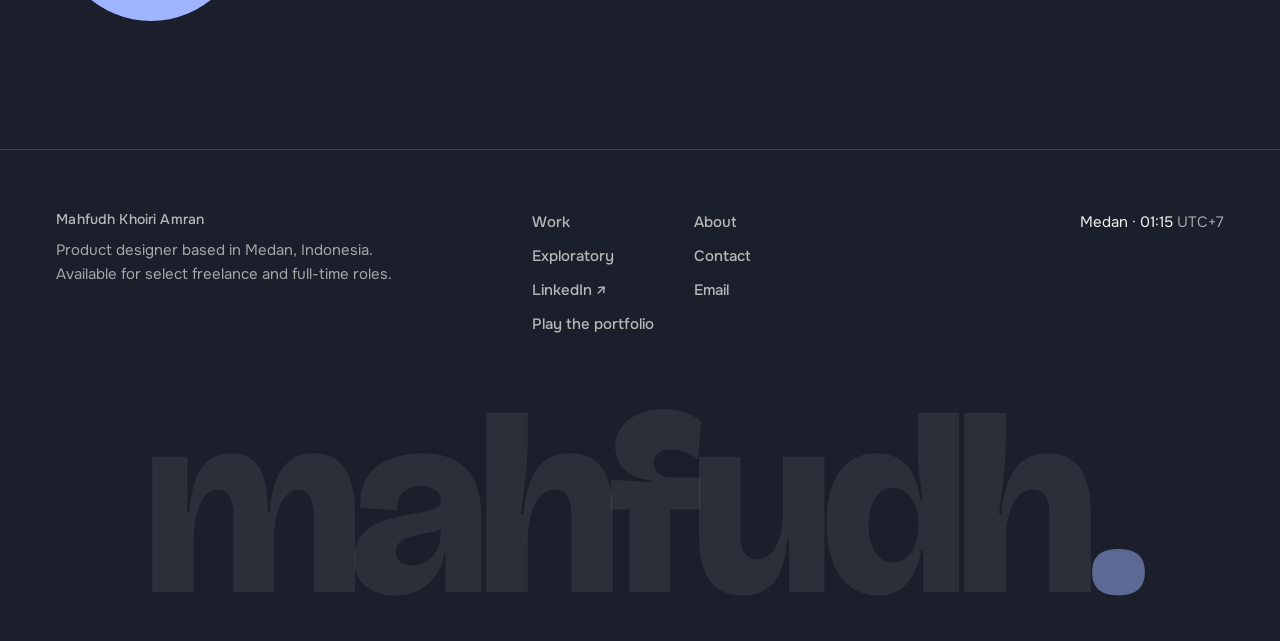
<file: exploratory.html>
<!doctype html>
<html lang="en" style="--bg:#1b1f2b;--accent:#9fb4ff">
<head>
<meta charset="utf-8">
<meta name="viewport" content="width=device-width, initial-scale=1">
<title>Exploratory design — Mahfudh Khoiri Amran</title>
<meta name="description" content="A handful of self-directed explorations across e-commerce, streaming, travel, and ticketing, used to try out product spaces and interaction patterns that don&#x27;t come up in client briefs.">
<meta name="theme-color" content="#1b1f2b">
<link rel="preconnect" href="https://fonts.googleapis.com">
<link rel="preconnect" href="https://fonts.gstatic.com" crossorigin>
<link rel="stylesheet" href="https://fonts.googleapis.com/css2?family=Bricolage+Grotesque:opsz,wdth,wght@12..96,75..100,300..800&family=Onest:wght@400;500;600&display=swap">
<link rel="stylesheet" href="styles.css?v=r3-7">
<script>document.documentElement.classList.add('js');</script>
</head>
<body class="">
<a class="skip" href="#main">Skip to content</a>
<div class="grain" aria-hidden="true"></div>
<div class="cursor" data-cursor aria-hidden="true"><span data-cursor-label></span></div>
<header class="top" data-top>
  <a class="wordmark" href="index.html" aria-label="mahfudh, home">mahfudh<span>.</span></a>
  <nav class="nav" aria-label="Primary"><a class="nav-link" href="index.html#work"><span>Work</span></a><a class="nav-link" href="about.html"><span>About</span></a><a class="nav-link is-on" aria-current="page" href="exploratory.html"><span>Exploratory</span></a><a class="nav-link" href="contact.html"><span>Contact</span></a></nav>
  <div class="top-right">
    <a class="play" href="play/"><svg class="arr" viewBox="0 0 20 20" aria-hidden="true"><path d="M6 4v12l10-6Z" fill="currentColor"/></svg><span>Play</span></a>
    <a class="pill pill-paper" href="files/Mahfudh-Khoiri-Amran-CV.pdf" download="Mahfudh-Khoiri-Amran-CV.pdf" data-magnetic>Download CV</a>
    <button type="button" class="menu-btn" data-menu aria-expanded="false" aria-controls="menu"><span class="sr-only">Menu</span><i></i><i></i></button>
  </div>
</header>
<div class="menu" id="menu" data-menu-panel hidden>
  <nav aria-label="Mobile"><a class="menu-link" href="index.html#work" style="--i:0">Work</a><a class="menu-link" href="about.html" style="--i:1">About</a><a class="menu-link" href="exploratory.html" style="--i:2">Exploratory</a><a class="menu-link" href="contact.html" style="--i:3">Contact</a></nav>
  <div class="menu-foot"><a class="pill pill-paper" href="files/Mahfudh-Khoiri-Amran-CV.pdf" download="Mahfudh-Khoiri-Amran-CV.pdf">Download CV</a><a class="pill pill-line" href="play/"><svg class="arr" viewBox="0 0 20 20" aria-hidden="true"><path d="M6 4v12l10-6Z" fill="currentColor"/></svg> Play the portfolio</a></div>
</div>
<main id="main">

<section class="page-hero" data-bg="#1b1f2b" data-accent="#9fb4ff">
  <div class="wrap">
    <p class="crumbs hero-in" style="--d:0">Exploratory design</p>
    <h1 class="page-title"><span class="sr-only">Design practice, outside of client work.</span>
      <span class="hl" aria-hidden="true"><span style="--d:1">Design practice,</span></span>
      <span class="hl" aria-hidden="true"><span style="--d:2"><em class="accent">outside of client work.</em></span></span></h1>
    <div class="page-intro hero-in" style="--d:3"><p class="lede">A handful of self-directed explorations across e-commerce, streaming, travel, and ticketing, used to try out product spaces and interaction patterns that don&#x27;t come up in client briefs.</p></div>
  </div>
</section>
<section class="scene explore split" data-bg="#1b1f2b" data-accent="#9fb4ff">
  <div class="wrap scene-grid">
    <div class="scene-text"><p class="eyebrow accent" data-reveal>Website</p><h2 class="display" data-reveal><span class="sr-only">SneakersHub</span><span class="lines" aria-hidden="true"><span class="w"><span>SneakersHub</span></span> </span></h2><p data-reveal>A sneaker e-commerce storefront concept, exploring a bold product-hero layout and a dark-to-colour gradient theme per product page.</p></div>
    <div class="scene-media" data-reveal="clip"><button type="button" class="shot wide" data-shot="exploratory" data-full="images/exp-sneakershub-web.webp" data-alt="SneakersHub website hero, Nike Air Jordan product page" data-cursor-text="Zoom"><img src="images/exp-sneakershub-web.webp" width="1920" height="1333" alt="SneakersHub website hero, Nike Air Jordan product page" loading="lazy" decoding="async"></button></div>
  </div>
</section><section class="scene explore" data-bg="#10261f" data-accent="#6fe0b2">
  <div class="wrap">
    <div class="scene-text wide"><p class="eyebrow accent" data-reveal>Mobile app</p><h2 class="display" data-reveal><span class="sr-only">SneakersHub, mobile</span><span class="lines" aria-hidden="true"><span class="w"><span>SneakersHub,</span></span> <span class="w"><span>mobile</span></span> </span></h2><p data-reveal>The same sneaker storefront as a mobile app, carrying the browse-to-checkout flow from home feed through to product detail.</p></div>
    <div class="shots n3 is-tall" data-reveal="clip"><button type="button" class="shot tall" data-shot="exploratory" data-full="images/exp-sneakershub-app-home.webp" data-alt="SneakersHub app home feed with trending sneakers" data-cursor-text="Zoom"><img src="images/exp-sneakershub-app-home.webp" width="752" height="1800" alt="SneakersHub app home feed with trending sneakers" loading="lazy" decoding="async"></button><button type="button" class="shot tall" data-shot="exploratory" data-full="images/exp-sneakershub-app-details.webp" data-alt="SneakersHub app Air Jordan 1 product detail screen" data-cursor-text="Zoom"><img src="images/exp-sneakershub-app-details.webp" width="752" height="1800" alt="SneakersHub app Air Jordan 1 product detail screen" loading="lazy" decoding="async"></button><button type="button" class="shot tall" data-shot="exploratory" data-full="images/exp-sneakershub-app-details2.webp" data-alt="SneakersHub app Nike Air Force 1 product detail screen" data-cursor-text="Zoom"><img src="images/exp-sneakershub-app-details2.webp" width="752" height="1800" alt="SneakersHub app Nike Air Force 1 product detail screen" loading="lazy" decoding="async"></button></div>
  </div>
</section><section class="scene explore" data-bg="#2b1a12" data-accent="#ffb27a">
  <div class="wrap">
    <div class="scene-text wide"><p class="eyebrow accent" data-reveal>Mobile app</p><h2 class="display" data-reveal><span class="sr-only">On The Go</span><span class="lines" aria-hidden="true"><span class="w"><span>On</span></span> <span class="w"><span>The</span></span> <span class="w"><span>Go</span></span> </span></h2><p data-reveal>A travel and hotel-booking app concept, from destination search through to room detail and booking.</p></div>
    <div class="shots n3 is-tall" data-reveal="clip"><button type="button" class="shot tall" data-shot="exploratory" data-full="images/exp-onthego-home.webp" data-alt="On The Go app home screen with hotel search" data-cursor-text="Zoom"><img src="images/exp-onthego-home.webp" width="831" height="1800" alt="On The Go app home screen with hotel search" loading="lazy" decoding="async"></button><button type="button" class="shot tall" data-shot="exploratory" data-full="images/exp-onthego-details.webp" data-alt="On The Go app hotel detail screen" data-cursor-text="Zoom"><img src="images/exp-onthego-details.webp" width="831" height="1800" alt="On The Go app hotel detail screen" loading="lazy" decoding="async"></button><button type="button" class="shot tall" data-shot="exploratory" data-full="images/exp-onthego-room.webp" data-alt="On The Go app room selection screen" data-cursor-text="Zoom"><img src="images/exp-onthego-room.webp" width="831" height="1800" alt="On The Go app room selection screen" loading="lazy" decoding="async"></button></div>
  </div>
</section><section class="scene explore" data-bg="#261028" data-accent="#f39be0">
  <div class="wrap">
    <div class="scene-text wide"><p class="eyebrow accent" data-reveal>Mobile app</p><h2 class="display" data-reveal><span class="sr-only">Toy store</span><span class="lines" aria-hidden="true"><span class="w"><span>Toy</span></span> <span class="w"><span>store</span></span> </span></h2><p data-reveal>A dark-mode collectibles storefront for Funko Pop figures, from browse through to product detail and cart.</p></div>
    <div class="shots n3 is-tall" data-reveal="clip"><button type="button" class="shot tall" data-shot="exploratory" data-full="images/exp-toystore-home.webp" data-alt="Toy store app home feed with Funko Pop collections" data-cursor-text="Zoom"><img src="images/exp-toystore-home.webp" width="831" height="1800" alt="Toy store app home feed with Funko Pop collections" loading="lazy" decoding="async"></button><button type="button" class="shot tall" data-shot="exploratory" data-full="images/exp-toystore-details.webp" data-alt="Toy store app Buttercup Funko Pop detail screen" data-cursor-text="Zoom"><img src="images/exp-toystore-details.webp" width="831" height="1800" alt="Toy store app Buttercup Funko Pop detail screen" loading="lazy" decoding="async"></button><button type="button" class="shot tall" data-shot="exploratory" data-full="images/exp-toystore-cart.webp" data-alt="Toy store app cart screen" data-cursor-text="Zoom"><img src="images/exp-toystore-cart.webp" width="831" height="1800" alt="Toy store app cart screen" loading="lazy" decoding="async"></button></div>
  </div>
</section><section class="scene explore" data-bg="#12202b" data-accent="#8fd3ff">
  <div class="wrap">
    <div class="scene-text wide"><p class="eyebrow accent" data-reveal>Mobile app</p><h2 class="display" data-reveal><span class="sr-only">ReadMe</span><span class="lines" aria-hidden="true"><span class="w"><span>ReadMe</span></span> </span></h2><p data-reveal>An e-book reader and store concept, balancing an on-going reading list against on-sale and recommended titles.</p></div>
    <div class="shots n3 is-tall" data-reveal="clip"><button type="button" class="shot tall" data-shot="exploratory" data-full="images/exp-readme-mybook.webp" data-alt="ReadMe app My Book library screen" data-cursor-text="Zoom"><img src="images/exp-readme-mybook.webp" width="831" height="1800" alt="ReadMe app My Book library screen" loading="lazy" decoding="async"></button><button type="button" class="shot tall" data-shot="exploratory" data-full="images/exp-readme-onsale.webp" data-alt="ReadMe app On-Sale collection screen" data-cursor-text="Zoom"><img src="images/exp-readme-onsale.webp" width="831" height="1800" alt="ReadMe app On-Sale collection screen" loading="lazy" decoding="async"></button><button type="button" class="shot tall" data-shot="exploratory" data-full="images/exp-readme-readpage.webp" data-alt="ReadMe app Harry Potter book detail screen" data-cursor-text="Zoom"><img src="images/exp-readme-readpage.webp" width="831" height="1800" alt="ReadMe app Harry Potter book detail screen" loading="lazy" decoding="async"></button></div>
  </div>
</section><section class="scene explore split" data-bg="#2a1016" data-accent="#ff8fa0">
  <div class="wrap scene-grid">
    <div class="scene-text"><p class="eyebrow accent" data-reveal>Website</p><h2 class="display" data-reveal><span class="sr-only">Weebo</span><span class="lines" aria-hidden="true"><span class="w"><span>Weebo</span></span> </span></h2><p data-reveal>An anime-streaming site concept, built around a full-bleed featured-title hero and a magazine-style seasonal picks rail.</p></div>
    <div class="scene-media" data-reveal="clip"><button type="button" class="shot wide" data-shot="exploratory" data-full="images/exp-weebo.webp" data-alt="Weebo anime streaming website hero, Chainsaw Man featured title" data-cursor-text="Zoom"><img src="images/exp-weebo.webp" width="1920" height="1333" alt="Weebo anime streaming website hero, Chainsaw Man featured title" loading="lazy" decoding="async"></button></div>
  </div>
</section><section class="scene explore" data-bg="#1d1b2e" data-accent="#c1a8ff">
  <div class="wrap">
    <div class="scene-text wide"><p class="eyebrow accent" data-reveal>Mobile app</p><h2 class="display" data-reveal><span class="sr-only">Event For You</span><span class="lines" aria-hidden="true"><span class="w"><span>Event</span></span> <span class="w"><span>For</span></span> <span class="w"><span>You</span></span> </span></h2><p data-reveal>An event-discovery and ticketing app, from a categorised event feed through to a scannable digital ticket.</p></div>
    <div class="shots n3 is-tall" data-reveal="clip"><button type="button" class="shot tall" data-shot="exploratory" data-full="images/exp-eventforyou-home.webp" data-alt="Event For You app home feed with upcoming events" data-cursor-text="Zoom"><img src="images/exp-eventforyou-home.webp" width="831" height="1800" alt="Event For You app home feed with upcoming events" loading="lazy" decoding="async"></button><button type="button" class="shot tall" data-shot="exploratory" data-full="images/exp-eventforyou-details.webp" data-alt="Event For You app Joji concert detail screen" data-cursor-text="Zoom"><img src="images/exp-eventforyou-details.webp" width="831" height="1800" alt="Event For You app Joji concert detail screen" loading="lazy" decoding="async"></button><button type="button" class="shot tall" data-shot="exploratory" data-full="images/exp-eventforyou-ticket.webp" data-alt="Event For You app digital ticket with QR code" data-cursor-text="Zoom"><img src="images/exp-eventforyou-ticket.webp" width="831" height="1800" alt="Event For You app digital ticket with QR code" loading="lazy" decoding="async"></button></div>
  </div>
</section>
<section class="cta" data-bg="#0c0c0e" data-accent="#9db4ff">
  <div class="wrap">
    <p class="eyebrow" data-reveal>Contact</p>
    <h2 class="cta-title" data-reveal><span class="sr-only">Open to freelance and full-time roles.</span><span class="lines" aria-hidden="true"><span class="w"><span>Open</span></span> <span class="w"><span>to</span></span> <span class="w"><span>freelance</span></span> <span class="w"><span>and</span></span> <span class="w"><span>full-time</span></span> <span class="w"><span>roles.</span></span> </span></h2>
    <p class="cta-copy" data-reveal>If any of these directions are useful for a brief you&#x27;re working on, I&#x27;d be glad to talk it through.</p>
    <div class="cta-actions" data-reveal>
      <a class="orb" href="contact.html" data-magnetic data-cursor-text="Write"><span>Get in touch</span></a>
      <div class="cta-links">
        <button type="button" class="copy" data-copy="mahfudhkhoiri2906@gmail.com"><span data-copy-label>mahfudhkhoiri2906@gmail.com</span><small>Copy</small></button>
        <a class="pill pill-line" href="files/Mahfudh-Khoiri-Amran-CV.pdf" download="Mahfudh-Khoiri-Amran-CV.pdf">Download CV</a>
        <a class="pill pill-line" href="https://www.linkedin.com/in/mahfudhkho/" target="_blank" rel="noopener">LinkedIn ↗</a>
      </div>
    </div>
  </div>
</section>
</main>
<footer class="foot" data-bg="#0c0c0e" data-accent="#9db4ff">
  <div class="wrap foot-grid">
    <div><p class="eyebrow">Mahfudh Khoiri Amran</p><p class="foot-fine">Product designer based in Medan, Indonesia. Available for select freelance and full-time roles.</p></div>
    <nav class="foot-links" aria-label="Footer">
      <a href="index.html#work">Work</a><a href="about.html">About</a><a href="exploratory.html">Exploratory</a><a href="contact.html">Contact</a>
      <a href="https://www.linkedin.com/in/mahfudhkho/" target="_blank" rel="noopener">LinkedIn ↗</a><a href="mailto:mahfudhkhoiri2906@gmail.com">Email</a><a href="play/">Play the portfolio</a>
    </nav>
    <p class="foot-time">Medan · <span data-clock>--:--</span> <span class="muted">UTC+7</span></p>
  </div>
  <p class="foot-mark" aria-hidden="true">mahfudh<span>.</span></p>
</footer>
<dialog class="dlg viewer" data-lb aria-label="Screen viewer">
  <div class="viewer-top"><span class="viewer-count" data-lb-count>01 / 01</span><span class="viewer-cap" data-lb-cap></span><button type="button" class="viewer-x" data-lb-close>Close</button></div>
  <figure class="viewer-stage" data-lb-stage></figure>
  <button type="button" class="viewer-nav viewer-prev" data-lb-prev aria-label="Previous screen">←</button>
  <button type="button" class="viewer-nav viewer-next" data-lb-next aria-label="Next screen">→</button>
</dialog>
<script src="script.js?v=r3-7" defer></script>
</body>
</html>
</file>
<file: styles.css>
/* mahfudh. portfolio v3, colour-room showcase.
   The page background is one variable (--bg) that repaints to each product's own colour as that product
   reaches the middle of the screen (see script.js "rooms"). Everything else is paper-white type on that field,
   with one bright --accent per room. */

:root {
  color-scheme: dark;
  --ink: #0c0c0e;
  --paper: #f4f2ee;
  --paper-2: rgba(244, 242, 238, .72);
  --paper-3: rgba(244, 242, 238, .64);
  --hair: rgba(244, 242, 238, .16);
  --hair-2: rgba(244, 242, 238, .32);
  --glass: rgba(255, 255, 255, .05);
  --f-display: 'Bricolage Grotesque', 'Helvetica Neue', Arial, sans-serif;
  --f-text: 'Onest', system-ui, -apple-system, 'Segoe UI', sans-serif;
  --gutter: clamp(18px, 4.4vw, 72px);
  --wrap: 1320px;
  --ease: cubic-bezier(.16, 1, .3, 1);
  --ease-io: cubic-bezier(.65, 0, .35, 1);
}

*, *::before, *::after { box-sizing: border-box; }
html {
  background-color: var(--bg, #0c0c0e);
  transition: background-color 1.1s var(--ease-io);
  -webkit-text-size-adjust: 100%;
  scroll-behavior: smooth;
  overflow-x: clip;
}
body { margin: 0; color: var(--paper); font: 400 17px/1.6 var(--f-text); -webkit-font-smoothing: antialiased; overflow-x: clip; }
img, video { display: block; max-width: 100%; height: auto; }
a { color: inherit; text-decoration: none; }
button { font: inherit; color: inherit; background: none; border: 0; padding: 0; cursor: pointer; }
h1, h2, h3, p, ul, ol, dl, dd, figure { margin: 0; }
ul, ol { padding: 0; list-style: none; }
::selection { background: var(--accent); color: var(--ink); }
:focus-visible { outline: 2px solid var(--accent); outline-offset: 4px; border-radius: 6px; }
.sr-only { position: absolute !important; width: 1px; height: 1px; overflow: hidden; clip: rect(0 0 0 0); white-space: nowrap; }
.skip { position: fixed; left: 14px; top: 14px; z-index: 200; padding: 10px 16px; border-radius: 999px; background: var(--paper); color: var(--ink); font-weight: 600; transform: translateY(-200%); }
.skip:focus { transform: none; }
.wrap { width: min(var(--wrap), 100% - 2 * var(--gutter)); margin-inline: auto; }
.muted { color: var(--paper-3); }
.accent { color: var(--accent); font-style: normal; }

.grain {
  position: fixed; inset: 0; z-index: 90; pointer-events: none; opacity: .07;
  background-image: url("data:image/svg+xml,%3Csvg xmlns='http://www.w3.org/2000/svg' width='160' height='160'%3E%3Cfilter id='n'%3E%3CfeTurbulence type='fractalNoise' baseFrequency='.9' numOctaves='2' stitchTiles='stitch'/%3E%3C/filter%3E%3Crect width='100%25' height='100%25' filter='url(%23n)'/%3E%3C/svg%3E");
}

/* ---------- Type ---------- */
.eyebrow { font: 500 14px/1.4 var(--f-text); color: var(--paper-2); letter-spacing: .01em; }
.eyebrow.accent { color: var(--accent); }
.display { font: 700 clamp(40px, 5.2vw, 84px)/1 var(--f-display); font-variation-settings: 'wdth' 92; letter-spacing: -.04em; max-width: 15ch; text-wrap: balance; }
.h2 { font: 700 clamp(32px, 3.6vw, 56px)/1.04 var(--f-display); font-variation-settings: 'wdth' 94; letter-spacing: -.035em; text-wrap: balance; }
.lede { font-size: clamp(17px, 1.35vw, 20px); line-height: 1.6; color: var(--paper-2); max-width: 56ch; text-wrap: pretty; }
.lines { display: inline; }
/* Each word slides up inside its own mask. Tight tracking and descenders overhang the word box, so the mask
   gets room on every side and gives it back with negative margins: nothing clips, spacing is unchanged. */
.lines .w { display: inline-block; overflow: hidden; vertical-align: top; padding: .06em .12em .2em; margin: -.06em -.12em -.2em; }
.lines .w > span { display: inline-block; }

/* ---------- Pills & links ---------- */
.arr { width: 18px; height: 18px; flex: none; transition: transform .45s var(--ease); }
.pill {
  display: inline-flex; align-items: center; justify-content: center; gap: 10px;
  min-height: 50px; padding: 0 24px; border-radius: 999px; white-space: nowrap;
  font: 600 15px/1 var(--f-text); letter-spacing: -.005em;
  transition: background-color .3s, color .3s, border-color .3s, transform .35s var(--ease);
}
.pill:hover .arr { transform: translateX(4px); }
.pill-paper { background: var(--paper); color: var(--ink); }
.pill-paper:hover { background: var(--accent); }
.pill-line { border: 1px solid var(--hair-2); color: var(--paper); }
.pill-line:hover { border-color: var(--paper); background: rgba(255, 255, 255, .06); }
.pill-ink { background: var(--ink); color: var(--paper); }
.pill-ink:hover { background: #2a2a31; }
.pill[disabled] { opacity: .6; cursor: progress; }
.text-link { font-weight: 600; color: var(--accent); background: linear-gradient(currentColor, currentColor) 0 100% / 0 1.5px no-repeat; padding-bottom: 2px; transition: background-size .45s var(--ease); }
.text-link:hover { background-size: 100% 1.5px; }

/* ---------- Header ---------- */
.top {
  position: fixed; inset: 0 0 auto; z-index: 60; display: grid; grid-template-columns: 1fr auto 1fr; align-items: center; gap: 20px;
  padding: 18px var(--gutter); transition: transform .5s var(--ease), background-color .6s var(--ease-io);
}
.top.is-solid { background: color-mix(in srgb, var(--bg, #0c0c0e) 90%, transparent); }
.top.is-hidden { transform: translateY(-105%); }
.wordmark { justify-self: start; font: 800 24px/1 var(--f-display); letter-spacing: -.05em; }
.wordmark span { color: var(--accent); transition: color .8s; }
.nav { display: flex; gap: 34px; }
.nav-link { position: relative; font-weight: 500; font-size: 15px; color: var(--paper-2); transition: color .25s; }
.nav-link span { background: linear-gradient(currentColor, currentColor) 0 100% / 0 1.5px no-repeat; padding-bottom: 3px; transition: background-size .45s var(--ease); }
.nav-link:hover, .nav-link.is-on { color: var(--paper); }
.nav-link:hover span, .nav-link.is-on span { background-size: 100% 1.5px; }
.top-right { justify-self: end; display: flex; align-items: center; gap: 16px; }
.play { display: inline-flex; align-items: center; gap: 7px; font-weight: 500; font-size: 15px; color: var(--paper-2); }
.play .arr { width: 13px; height: 13px; }
.play:hover { color: var(--paper); }
.top .pill { min-height: 42px; padding: 0 18px; font-size: 14px; }
.menu-btn { display: none; width: 46px; height: 46px; border-radius: 50%; border: 1px solid var(--hair-2); position: relative; }
.menu-btn i { position: absolute; left: 14px; right: 14px; height: 1.5px; background: var(--paper); transition: transform .4s var(--ease); }
.menu-btn i:first-of-type { top: 19px; } .menu-btn i:last-of-type { top: 25px; }
.menu-btn[aria-expanded="true"] i:first-of-type { transform: translateY(3px) rotate(45deg); }
.menu-btn[aria-expanded="true"] i:last-of-type { transform: translateY(-3px) rotate(-45deg); }
.menu { position: fixed; inset: 0; z-index: 55; display: flex; flex-direction: column; justify-content: space-between; padding: 110px var(--gutter) 36px; background: var(--bg, #0c0c0e); clip-path: inset(0 0 100% 0); transition: clip-path .6s var(--ease); }
.menu.is-open { clip-path: inset(0); }
.menu nav { display: grid; gap: 4px; }
.menu-link { display: block; font: 800 clamp(44px, 13vw, 72px)/1.05 var(--f-display); letter-spacing: -.04em; transform: translateY(30px); opacity: 0; transition: transform .7s var(--ease), opacity .5s; transition-delay: calc(var(--i) * 60ms + 150ms); }
.menu.is-open .menu-link { transform: none; opacity: 1; }
.menu-foot { display: grid; gap: 10px; }

/* ---------- Cursor ---------- */
/* The disc is always 86px and scales down to a dot, so only transform animates. */
.cursor { position: fixed; left: 0; top: 0; z-index: 120; width: 0; height: 0; pointer-events: none; opacity: 0; transition: opacity .3s; }
.cursor.is-on { opacity: 1; }
.cursor::before { content: ''; position: absolute; left: -43px; top: -43px; width: 86px; height: 86px; border-radius: 50%; background: var(--paper); transform: scale(.12); transition: transform .45s var(--ease), background-color .3s; }
.cursor span { position: absolute; left: 0; top: 0; transform: translate(-50%, -50%); font: 600 13px var(--f-text); color: var(--ink); opacity: 0; transition: opacity .2s; white-space: nowrap; }
.cursor.is-label::before { transform: scale(1); background: var(--accent); }
.cursor.is-label span { opacity: 1; transition-delay: .1s; }
@media (hover: none), (pointer: coarse) { .cursor { display: none; } }

/* ---------- Reveals ---------- */
.js [data-reveal]:not([data-reveal="clip"]) { opacity: 0; transform: translateY(26px); transition: opacity .9s var(--ease), transform 1.1s var(--ease); }
.js [data-reveal].in { opacity: 1; transform: none; }
.js [data-reveal] .lines .w > span { transform: translateY(105%); transition: transform 1.1s var(--ease); transition-delay: calc(var(--i, 0) * 45ms); }
.js [data-reveal].in .lines .w > span { transform: none; }
.js [data-reveal="clip"] { clip-path: inset(14% 6% 0 6% round 24px); transform: translateY(40px); transition: clip-path 1.3s var(--ease), transform 1.3s var(--ease); }
.js [data-reveal="clip"].in { clip-path: inset(0 0 0 0 round 0); transform: none; }
.hl { display: block; overflow: hidden; padding: .06em .12em .2em; margin: -.06em -.12em -.2em; }
.hl > span { display: inline-block; transform: translateY(108%); animation: rise 1.2s var(--ease) forwards; animation-delay: calc(var(--d, 0) * 110ms + 150ms); }
.hero-in { opacity: 0; transform: translateY(18px); animation: fade-up 1.1s var(--ease) forwards; animation-delay: calc(var(--d, 0) * 110ms + 250ms); }
@keyframes rise { to { transform: none; } }
@keyframes fade-up { to { opacity: 1; transform: none; } }

/* ---------- Hero ---------- */
.hero { position: relative; min-height: 100svh; display: flex; flex-direction: column; justify-content: center; padding: 120px 0 40px; overflow: hidden; isolation: isolate; }
.aura { position: absolute; inset: 0; z-index: -1; pointer-events: none; }
.aura i { position: absolute; width: 60vmax; height: 60vmax; border-radius: 50%; opacity: .5; animation: drift 22s var(--ease-io) infinite alternate; }
.aura i:nth-child(1) { left: 30%; top: -30%; background: radial-gradient(circle, rgba(109, 147, 255, .45), transparent 62%); }
.aura i:nth-child(2) { left: 60%; top: 20%; background: radial-gradient(circle, rgba(255, 138, 115, .3), transparent 60%); animation-duration: 26s; }
.aura i:nth-child(3) { left: -20%; top: 40%; background: radial-gradient(circle, rgba(53, 224, 165, .22), transparent 60%); animation-duration: 30s; }
@keyframes drift { to { transform: translate(-8vmax, 6vmax) scale(1.12); } }
.hero-grid { perspective: 2000px; display: grid; grid-template-columns: minmax(0, 1.05fr) minmax(0, 1fr); gap: clamp(24px, 4vw, 64px); align-items: center; }
.hero-copy { display: grid; gap: 28px; }
.hero-title { font: 800 clamp(50px, 6.8vw, 96px)/.94 var(--f-display); font-variation-settings: 'wdth' 90; letter-spacing: -.04em; }
/* Every word sits in one grid cell; the slot eases to the active word's width while words roll through the mask. */
.rot { font-style: normal; display: inline-grid; vertical-align: bottom; overflow: hidden; padding-bottom: .2em; margin-bottom: -.2em; margin-right: -.1em; color: #6d93ff; transition: width .7s var(--ease); }
/* Waiting words stay transparent so none peek through the mask's descender padding. */
/* Tight tracking lets the last glyph overhang its advance width; the right padding keeps it inside the mask,
   and the matching negative margin keeps the gap before the next word unchanged. */
.rot > span { grid-area: 1 / 1; white-space: nowrap; justify-self: start; padding-right: .1em; opacity: 0; transform: translateY(110%); transition: transform .8s var(--ease), opacity .45s; }
.rot > span.is-on { opacity: 1; transform: none; }
.rot > span.is-out { opacity: 0; transform: translateY(-110%); }
.rot > span:only-child { opacity: 1; transform: none; }
.hero-lede { max-width: 46ch; font-size: clamp(17px, 1.35vw, 20px); color: var(--paper-2); }
.hero-ctas { display: flex; flex-wrap: wrap; gap: 12px; }
/* The stage tilts as one flat card (the grid supplies the perspective). Keeping it flat stops the angled
   laptop from cutting through the phones in 3D, which also blacked out its video on some GPUs. */
.hero-stage { position: relative; aspect-ratio: 1 / .86; perspective: 1800px; transform-style: flat; --mx: 0; --my: 0; transform: rotateY(calc(var(--mx) * 12deg)) rotateX(calc(var(--my) * -9deg)); }
.hero-stage [data-depth] { --tx: calc(var(--mx) * var(--dp) * -560px); --ty: calc(var(--my) * var(--dp) * -560px); }
.laptop { position: absolute; left: 0; top: 10%; width: 86%; transform: translate(var(--tx, 0), var(--ty, 0)) rotateY(-12deg) rotateX(5deg); transition: transform .9s var(--ease); --dp: .02; }
.laptop-screen { display: block; aspect-ratio: 16 / 10; overflow: hidden; border: 10px solid #0a0a0b; border-bottom-width: 14px; border-radius: 18px 18px 6px 6px; background: #0a0a0b; box-shadow: 0 50px 90px -40px rgba(0, 0, 0, .8); }
.laptop-screen video, .laptop-screen img { width: 100%; height: 100%; object-fit: cover; object-position: top; }
.laptop-base { display: block; height: 14px; margin: 0 -6%; border-radius: 0 0 20px 20px; background: linear-gradient(#d9dade, #8e9098); box-shadow: 0 30px 40px -20px rgba(0, 0, 0, .7); }
.hp { position: absolute; width: 24%; transition: transform .9s var(--ease); transform: translate(var(--tx, 0), var(--ty, 0)) rotate(var(--r, 0deg)); filter: drop-shadow(0 28px 30px rgba(0, 0, 0, .55)); }
.hp img { width: 100%; height: auto; }
.hp-0 { left: 50%; top: 40%; --r: -6deg; --dp: .04; }
.hp-1 { left: 66%; top: 26%; --r: 3deg; --dp: .065; z-index: 2; }
.hp-2 { left: 80%; top: 46%; --r: 9deg; --dp: .09; }
.hero-facts { display: grid; grid-template-columns: repeat(4, minmax(0, 1fr)); gap: 24px; margin-top: clamp(28px, 5vh, 64px); padding-top: 22px; border-top: 1px solid var(--hair); }
.hero-facts dt { font-size: 13px; color: var(--paper-3); }
.hero-facts dd { margin-top: 4px; font-size: 16px; }

/* ---------- Marquee ---------- */
.marquee { overflow: hidden; padding: 30px 0; border-block: 1px solid var(--hair); }
.marquee-track { display: flex; align-items: center; gap: 44px; width: max-content; animation: marquee 48s linear infinite; }
.marquee:hover .marquee-track { animation-play-state: paused; }
.marquee span { font: 800 clamp(48px, 6.4vw, 92px)/1 var(--f-display); font-variation-settings: 'wdth' 88; letter-spacing: -.035em; white-space: nowrap; }
.marquee span:nth-of-type(even) { color: transparent; -webkit-text-stroke: 1.5px var(--paper-2); }
.marquee i { font-style: normal; font-size: 28px; color: var(--accent); }
@keyframes marquee { to { transform: translateX(-50%); } }

/* ---------- Work ---------- */
.work-intro { padding: clamp(140px, 16vw, 220px) 0 clamp(40px, 6vw, 80px); }
.work-intro .wrap, .sec-head { display: grid; gap: 22px; }
.work { position: relative; }
.work-index { position: fixed; left: var(--gutter); top: 50%; z-index: 40; transform: translate(-16px, -50%); opacity: 0; pointer-events: none; transition: opacity .5s, transform .6s var(--ease); display: none; }
.work-index.is-shown { opacity: 1; transform: translate(0, -50%); pointer-events: auto; }
.work-index ol { display: grid; gap: 8px; margin-top: 14px; }
.work-index a { display: flex; gap: 12px; align-items: baseline; font-size: 14px; color: var(--paper-3); transition: color .3s; }
.work-index a span { font: 600 12px var(--f-text); font-variant-numeric: tabular-nums; width: 22px; }
.work-index a::after { content: ''; width: 26px; height: 1.5px; align-self: center; background: var(--accent); transform: scaleX(0); transform-origin: left; transition: transform .5s var(--ease); }
.work-index a:hover, .work-index a.is-on { color: var(--paper); }
.work-index a.is-on::after { transform: scaleX(1); }
.project { min-height: 100svh; display: flex; align-items: center; padding: clamp(80px, 12vh, 140px) 0; --p: 0; }
.project-grid { display: grid; grid-template-columns: minmax(0, 5fr) minmax(0, 7fr); gap: clamp(32px, 5vw, 88px); align-items: center; }
.project.is-flip .project-media { order: -1; }
.project-text { display: grid; gap: 18px; justify-items: start; }
.project-num { display: flex; align-items: center; gap: 14px; font-size: 14px; color: var(--paper-2); }
.project-num span { font: 700 18px var(--f-display); color: var(--accent); transition: color .8s; }
.project-num i { width: 42px; height: 1px; background: var(--hair-2); }
.project-name { font: 800 clamp(52px, 6.2vw, 96px)/.92 var(--f-display); font-variation-settings: 'wdth' 88; letter-spacing: -.04em; }
.project-name a { transition: color .3s; }
.project-name a:hover { color: var(--accent); }
.project-tag { font: 400 clamp(20px, 1.8vw, 26px)/1.3 var(--f-display); letter-spacing: -.015em; color: var(--paper); max-width: 24ch; }
.project-desc { color: var(--paper-2); max-width: 48ch; }
.project-cta { margin-top: 8px; }
.chips { display: flex; flex-wrap: wrap; gap: 8px; }
.chips li { display: inline-flex; align-items: center; gap: 8px; padding: 7px 13px; border-radius: 999px; border: 1px solid var(--hair-2); font-size: 13.5px; color: var(--paper-2); }
.chips li.live { border-color: var(--accent); color: var(--paper); }
.chips li.live i { width: 7px; height: 7px; border-radius: 50%; background: var(--accent); box-shadow: 0 0 0 0 var(--accent); animation: ping 2s infinite; }
@keyframes ping { 70% { box-shadow: 0 0 0 7px transparent; } }

.project-media { display: block; position: relative; }
.stack { position: relative; }
.stack.web { aspect-ratio: 16 / 11.5; }
.browser { position: absolute; background: #0d0d10; border-radius: 16px; overflow: hidden; box-shadow: 0 50px 90px -45px rgba(0, 0, 0, .85), 0 0 0 1px rgba(255, 255, 255, .08); transition: transform .25s linear; }
.browser-bar { display: flex; gap: 6px; align-items: center; height: 30px; padding: 0 14px; background: #17171b; }
.browser-bar i { width: 9px; height: 9px; border-radius: 50%; background: #3a3a42; }
.browser-body { aspect-ratio: 16 / 10; overflow: hidden; }
.browser-body img, .browser-body video { width: 100%; height: 100%; object-fit: cover; object-position: top; }
.br-back { right: 0; top: 0; width: 74%; opacity: .92; transform: translate(calc(var(--p, 0) * -40px), calc(var(--p, 0) * -90px)) rotate(calc(2.5deg + var(--p, 0) * 4deg)) scale(.96); }
.br-front { left: 0; bottom: 0; width: 84%; transform: translateY(calc(var(--p, 0) * 40px)); }
.project-media:hover .br-front { transform: translateY(calc(var(--p, 0) * 40px - 10px)); }
.project-media:hover .br-back { transform: translateY(calc(var(--p, 0) * -60px + 8px)) rotate(4deg) scale(.96); }
.stack.phones { aspect-ratio: 1 / .92; }
.ph { position: absolute; transition: transform .25s linear; }
.phone { border: 8px solid #0a0a0b; border-radius: 36px; overflow: hidden; background: #0a0a0b; box-shadow: 0 40px 70px -35px rgba(0, 0, 0, .85); aspect-ratio: 9 / 19.5; }
.phone img { width: 100%; height: 100%; object-fit: cover; object-position: top; }
.ph-front { left: 50%; top: 2%; width: 36%; z-index: 2; transform: translate(-50%, calc(var(--p, 0) * 30px)); filter: drop-shadow(0 40px 40px rgba(0, 0, 0, .6)); }
.ph-front img { width: 100%; height: auto; }
.ph-back { left: 6%; top: 12%; width: 29%; transform: translate(calc(var(--p, 0) * 40px), calc(var(--p, 0) * -60px)) rotate(calc(-9deg + var(--p, 0) * 7deg)); }
.ph-side { right: 6%; top: 16%; width: 29%; transform: translate(calc(var(--p, 0) * -40px), calc(var(--p, 0) * -80px)) rotate(calc(8deg - var(--p, 0) * 7deg)); }
.project-media:hover .ph-back { transform: translateY(calc(var(--p, 0) * -50px)) translateX(-14px) rotate(-12deg); }
.project-media:hover .ph-side { transform: translateY(calc(var(--p, 0) * -70px)) translateX(14px) rotate(11deg); }

/* ---------- Experience ---------- */
.exp { padding: clamp(140px, 15vw, 220px) 0 0; position: relative; }
.exp-list { margin: clamp(48px, 5vw, 72px) 0 40px; border-top: 1px solid var(--hair); }
.exp-row { display: grid; grid-template-columns: 140px minmax(0, 1.3fr) minmax(0, 1fr) 24px; gap: 24px; align-items: center; padding: 30px 6px; border-bottom: 1px solid var(--hair); }
.exp-row > span { transition: transform .5s var(--ease); }
.exp-row:hover > span { transform: translateX(12px); }
.exp-when { font: 700 18px var(--f-display); color: var(--accent); }
.exp-role { font: 700 clamp(22px, 2.2vw, 32px)/1.1 var(--f-display); letter-spacing: -.025em; }
.exp-org { color: var(--paper-2); }
.exp-row .arr { color: var(--paper-3); }
.exp-row:hover .arr { color: var(--accent); transform: translateX(4px); }
.exp-preview { position: fixed; left: 0; top: 0; z-index: 50; width: 300px; aspect-ratio: 16 / 10; border-radius: 14px; overflow: hidden; pointer-events: none; opacity: 0; transform: translate(-50%, -50%) scale(.8) rotate(-4deg); transition: opacity .3s, transform .5s var(--ease); box-shadow: 0 40px 60px -30px rgba(0, 0, 0, .7); }
.exp-preview.is-on { opacity: 1; transform: translate(-50%, -50%) scale(1) rotate(-3deg); }
.exp-preview img { width: 100%; height: 100%; object-fit: cover; object-position: top; background: #0d0d10; }

/* ---------- Capabilities ---------- */
.caps { padding: clamp(140px, 15vw, 220px) 0 0; }
.caps-grid { margin-top: clamp(48px, 5vw, 72px); border-top: 1px solid var(--hair); }
.cap { display: grid; grid-template-columns: minmax(0, 4fr) minmax(0, 5fr) minmax(0, 4fr); gap: 32px; align-items: start; padding: 38px 0; border-bottom: 1px solid var(--hair); }
.cap h3 { font: 700 clamp(26px, 2.6vw, 38px)/1.05 var(--f-display); letter-spacing: -.03em; }
.cap p { color: var(--paper-2); }

/* ---------- Drafts ---------- */
.drafts-sec { padding: clamp(140px, 15vw, 220px) 0 0; }
.drafts-head { display: flex; justify-content: space-between; align-items: end; gap: 24px; flex-wrap: wrap; }
.drafts { display: flex; gap: 22px; overflow-x: auto; scroll-snap-type: x mandatory; padding: 48px max(var(--gutter), (100% - var(--wrap)) / 2) 30px; scroll-padding-inline: max(var(--gutter), (100% - var(--wrap)) / 2); scrollbar-width: thin; scrollbar-color: var(--hair-2) transparent; }
.draft { flex: 0 0 min(420px, 82vw); scroll-snap-align: start; display: grid; gap: 16px; }
.draft-screens { position: relative; display: flex; justify-content: center; align-items: center; height: 380px; border-radius: 28px; background: var(--glass); border: 1px solid rgba(255, 255, 255, .07); overflow: hidden; }
.draft-screens img { position: absolute; width: 34%; aspect-ratio: 9 / 19; object-fit: cover; object-position: top; border-radius: 18px; border: 5px solid #0a0a0b; box-shadow: 0 26px 40px -20px rgba(0, 0, 0, .8); transition: transform .8s var(--ease); }
.draft-screens img:nth-child(1) { transform: translateX(-62%) rotate(-8deg); }
.draft-screens img:nth-child(2) { z-index: 2; }
.draft-screens img:nth-child(3) { transform: translateX(62%) rotate(8deg); }
.draft:hover .draft-screens img:nth-child(1) { transform: translateX(-78%) rotate(-12deg); }
.draft:hover .draft-screens img:nth-child(2) { transform: translateY(-10px); }
.draft:hover .draft-screens img:nth-child(3) { transform: translateX(78%) rotate(12deg); }
.draft-cap { display: grid; gap: 2px; color: var(--paper-2); font-size: 15px; padding: 0 4px; }
.draft-cap b { font: 700 22px var(--f-display); letter-spacing: -.02em; color: var(--paper); }

/* ---------- CTA ---------- */
.cta { padding: clamp(160px, 18vw, 260px) 0 clamp(100px, 10vw, 160px); }
.cta .wrap { display: grid; gap: 26px; }
.cta-title { font: 800 clamp(48px, 6.8vw, 96px)/.96 var(--f-display); font-variation-settings: 'wdth' 88; letter-spacing: -.04em; max-width: 14ch; }
.cta-copy { color: var(--paper-2); max-width: 52ch; font-size: 18px; }
.cta-actions { display: flex; flex-wrap: wrap; align-items: center; gap: clamp(24px, 4vw, 56px); margin-top: 20px; }
.orb { display: grid; place-items: center; width: 190px; height: 190px; border-radius: 50%; background: var(--accent); color: var(--ink); font: 700 20px var(--f-display); letter-spacing: -.02em; transition: background-color .8s, transform .4s var(--ease); }
.orb:hover { background: var(--paper); }
.cta-links { display: flex; flex-wrap: wrap; gap: 12px; align-items: center; }
.copy { display: inline-flex; align-items: center; gap: 12px; min-height: 50px; padding: 0 8px 0 22px; border-radius: 999px; border: 1px solid var(--hair-2); font-weight: 500; }
.copy small { padding: 8px 12px; border-radius: 999px; background: rgba(255, 255, 255, .08); font-size: 12.5px; font-weight: 600; }
.copy:hover { border-color: var(--paper); }

/* ---------- Footer ---------- */
.foot { padding: 60px 0 30px; border-top: 1px solid var(--hair); overflow: hidden; }
.foot-grid { display: grid; grid-template-columns: minmax(0, 1.2fr) minmax(0, 1.4fr) auto; gap: 32px 48px; align-items: start; }
.foot-fine { margin-top: 8px; color: var(--paper-3); max-width: 38ch; font-size: 15px; }
.foot-links { display: grid; grid-template-columns: repeat(2, max-content); gap: 10px 40px; font-size: 15px; font-weight: 500; }
.foot-links a { color: var(--paper-2); transition: color .25s; }
.foot-links a:hover { color: var(--paper); }
.foot-time { font-size: 15px; }
.foot-mark { margin-top: 70px; text-align: center; font: 800 20vw/.8 var(--f-display); letter-spacing: -.05em; color: rgba(244, 242, 238, .08); white-space: nowrap; }
.foot-mark span { color: var(--accent); opacity: .5; }

/* ---------- Case study ---------- */
.case-hero, .page-hero { padding: clamp(130px, 16vh, 190px) 0 0; }
.crumbs { font-size: 14px; color: var(--paper-2); }
.crumbs a:hover { color: var(--paper); }
.case-title { margin-top: 18px; font: 800 clamp(64px, 11vw, 150px)/.88 var(--f-display); font-variation-settings: 'wdth' 86; letter-spacing: -.04em; }
.case-tag { margin-top: 14px; font: 400 clamp(24px, 2.6vw, 38px)/1.2 var(--f-display); letter-spacing: -.02em; max-width: 26ch; }
.case-intro, .page-intro { display: grid; grid-template-columns: minmax(0, 1.25fr) minmax(0, 1fr); gap: clamp(28px, 5vw, 80px); margin-top: clamp(36px, 5vw, 64px); align-items: start; }
.case-meta { display: grid; grid-template-columns: repeat(2, minmax(0, 1fr)); gap: 0 28px; }
.case-meta > div { padding: 14px 0; border-top: 1px solid var(--hair); }
.case-meta dt { font-size: 13px; color: var(--paper-3); }
.case-meta dd { margin-top: 3px; font-size: 15.5px; }
.case-meta a { color: var(--accent); }
.case-cover { margin-top: clamp(56px, 7vw, 100px); }
.cover-browser .browser { position: relative; }
.cover-browser .browser-body { aspect-ratio: auto; }
.cover-browser .browser-body img, .cover-browser .browser-body video { height: auto; }
.cover-stack { aspect-ratio: 16 / 9; max-width: 1000px; margin-inline: auto; }
.cover-stack .ph-front { width: 30%; }
.cover-stack .ph-back, .cover-stack .ph-side { width: 24%; }
.cover-stack .ph-back { left: 14%; } .cover-stack .ph-side { right: 14%; }

.scene { padding-top: clamp(120px, 12vw, 190px); }
.scene-text { display: grid; gap: 18px; align-content: start; }
.scene-text > p:not(.eyebrow) { color: var(--paper-2); max-width: 62ch; }
.scene-text.wide { max-width: 860px; margin-bottom: clamp(40px, 4vw, 60px); }
.scene-grid { display: grid; grid-template-columns: minmax(0, 5fr) minmax(0, 7fr); gap: clamp(32px, 5.5vw, 96px); align-items: center; }
.scene.split.is-flip .scene-text { order: 2; }
.scene.split.is-tall .scene-grid { grid-template-columns: minmax(0, 7fr) minmax(0, 5fr); }
.scene.split.is-tall .scene-media { justify-self: center; width: min(100%, 360px); }
.ticks { display: grid; gap: 10px; }
.ticks li { position: relative; padding-left: 22px; color: var(--paper-2); }
.ticks li::before { content: ''; position: absolute; left: 0; top: .62em; width: 8px; height: 8px; border-radius: 50%; background: var(--accent); transition: background-color .8s; }
.shots { display: grid; gap: clamp(14px, 1.6vw, 22px); align-items: start; }
.shots + .shots { margin-top: clamp(14px, 1.6vw, 22px); }
.shots.n2 { grid-template-columns: repeat(2, minmax(0, 1fr)); }
.shots.n3 { grid-template-columns: repeat(3, minmax(0, 1fr)); }
.shots.n3.is-tall, .shots.n2.is-tall { max-width: 1040px; margin-inline: auto; }
.shots.gallery { display: flex; gap: 18px; overflow-x: auto; scroll-snap-type: x mandatory; padding-bottom: 16px; scrollbar-width: thin; scrollbar-color: var(--hair-2) transparent; }
.shots.gallery .shot { flex: 0 0 min(230px, 58vw); scroll-snap-align: start; }
.shot { display: block; width: 100%; padding: 0; overflow: hidden; border-radius: 16px; background: #0d0d10; cursor: zoom-in; box-shadow: 0 40px 70px -40px rgba(0, 0, 0, .8); transition: transform .7s var(--ease); }
.shot img { width: 100%; transition: transform 1.2s var(--ease); }
.shot:hover { transform: translateY(-6px); }
.shot:hover img { transform: scale(1.025); }
.shot.tall { border: 7px solid #0a0a0b; border-radius: 30px; }

.next { display: block; margin-top: clamp(160px, 16vw, 240px); padding: clamp(120px, 14vw, 200px) 0; border-top: 1px solid var(--hair); }
.next-inner { display: grid; gap: 14px; }
.next-name { display: flex; align-items: center; gap: .2em; font: 800 clamp(56px, 9vw, 96px)/.9 var(--f-display); font-variation-settings: 'wdth' 86; letter-spacing: -.04em; }
.next-name .arr { width: .6em; height: .6em; transition: transform .6s var(--ease); }
.next:hover .next-name .arr { transform: translateX(16px); }
.next-tag { font: 400 clamp(20px, 2vw, 28px) var(--f-display); color: var(--paper-2); }

/* ---------- About / contact / exploratory ---------- */
.page-title { font: 800 clamp(48px, 6.4vw, 96px)/.95 var(--f-display); font-variation-settings: 'wdth' 90; letter-spacing: -.04em; margin-top: 18px; }
.page-title em { font-style: normal; }
.roles-sec, .svc-sec, .form-sec, .facts-sec { padding-top: clamp(130px, 14vw, 200px); }
.roles-sec .wrap, .svc-sec .wrap { display: grid; gap: 22px; }
.roles { margin-top: 36px; border-top: 1px solid var(--hair); }
.role { display: grid; grid-template-columns: minmax(0, 3fr) minmax(0, 8fr); gap: 32px; padding: 44px 0; border-bottom: 1px solid var(--hair); }
.role-when span { display: block; font: 800 clamp(30px, 3vw, 44px)/1 var(--f-display); letter-spacing: -.03em; color: var(--accent); }
.role-when small { display: block; margin-top: 10px; color: var(--paper-3); font-size: 14px; line-height: 1.5; }
.role-body h3 { font: 700 clamp(24px, 2.2vw, 32px)/1.1 var(--f-display); letter-spacing: -.025em; }
.role-org { color: var(--paper-2); margin: 6px 0 18px; }
.facts { display: grid; grid-template-columns: repeat(3, minmax(0, 1fr)); gap: clamp(24px, 4vw, 64px); }
.fact { display: grid; gap: 14px; align-content: start; padding-top: 26px; border-top: 1px solid var(--hair-2); }
.fact h3 { font: 700 26px/1.1 var(--f-display); letter-spacing: -.02em; }
.fact > p { color: var(--paper-2); }
.big-num { font: 800 72px/1 var(--f-display) !important; color: var(--paper) !important; letter-spacing: -.04em; }
.big-num small { display: block; margin-top: 8px; font: 400 14px var(--f-text); color: var(--paper-3); letter-spacing: 0; }
.lang > div { display: flex; justify-content: space-between; padding: 12px 0; border-bottom: 1px solid var(--hair); }
.lang dd { color: var(--paper-2); }
.svcs { margin-top: 36px; display: grid; grid-template-columns: repeat(2, minmax(0, 1fr)); column-gap: clamp(28px, 5vw, 80px); border-top: 1px solid var(--hair); }
.svc { display: grid; gap: 8px; padding: 30px 0; border-bottom: 1px solid var(--hair); }
.svc h3 { font: 700 clamp(22px, 2vw, 28px)/1.15 var(--f-display); letter-spacing: -.02em; }
.svc p { color: var(--paper-2); }
.form-grid { display: grid; grid-template-columns: minmax(0, 5fr) minmax(0, 6fr); gap: clamp(32px, 6vw, 96px); align-items: start; }
.explore .display { max-width: 12ch; }

/* ---------- Forms & dialogs ---------- */
.form { display: grid; gap: 16px; }
.card { padding: clamp(24px, 3vw, 40px); border-radius: 26px; background: var(--glass); border: 1px solid rgba(255, 255, 255, .1); }
.field { display: grid; gap: 7px; }
.field > span { font-size: 14px; font-weight: 500; color: var(--paper-2); }
.field em { font-style: normal; color: var(--paper-3); }
.field input, .field textarea { width: 100%; padding: 14px 16px; border-radius: 14px; border: 1px solid var(--hair-2); background: rgba(0, 0, 0, .22); color: var(--paper); font: 400 16px/1.45 var(--f-text); transition: border-color .2s, box-shadow .2s; }
.field textarea { resize: vertical; min-height: 150px; }
.field input::placeholder, .field textarea::placeholder { color: rgba(244, 242, 238, .56); }
.field input:focus, .field textarea:focus { outline: none; border-color: var(--accent); box-shadow: 0 0 0 4px color-mix(in srgb, var(--accent) 25%, transparent); }
.field input[aria-invalid="true"], .field textarea[aria-invalid="true"] { border-color: #ff8a73; }
.code-input { font-size: 24px !important; letter-spacing: .45em; font-variant-numeric: tabular-nums; }
.form-error { color: #ffb4a6; font-weight: 500; font-size: 15px; }
.form-error[hidden] { display: none; }
.form-note { font-size: 14px; color: var(--paper-3); }
.form .pill { justify-self: start; }

.dlg { padding: 0; border: 0; background: transparent; color: inherit; max-width: none; max-height: none; overflow: visible; }
.dlg::backdrop { background: rgba(8, 8, 10, .7); }

.viewer { width: 100vw; height: 100dvh; max-width: 100vw; max-height: 100dvh; background: #09090b; }
.viewer::backdrop { background: #09090b; }
.viewer-top { position: absolute; inset: 0 0 auto; z-index: 2; display: flex; align-items: center; gap: 18px; padding: 18px 22px; }
.viewer-count { font: 700 15px var(--f-display); font-variant-numeric: tabular-nums; color: var(--accent); }
.viewer-cap { flex: 1; font-size: 14px; color: var(--paper-2); overflow: hidden; white-space: nowrap; text-overflow: ellipsis; }
.viewer-x { padding: 10px 16px; border-radius: 999px; border: 1px solid var(--hair-2); font-size: 14px; font-weight: 600; }
.viewer-x:hover { border-color: var(--paper); }
.viewer-stage { position: absolute; inset: 76px 100px 36px; display: grid; place-items: center; }
.viewer-stage img { max-width: 100%; max-height: 100%; width: auto; height: auto; object-fit: contain; border-radius: 12px; }
.viewer-stage img.is-in { animation: slide .55s var(--ease) both; }
@keyframes slide { from { opacity: 0; transform: translateX(var(--from, 30px)) scale(.98); } }
.viewer-nav { position: absolute; top: 50%; z-index: 2; width: 54px; height: 54px; margin-top: -27px; border-radius: 50%; border: 1px solid var(--hair-2); font-size: 20px; transition: background-color .2s; }
.viewer-nav:hover { background: rgba(255, 255, 255, .08); }
.viewer-prev { left: 24px; } .viewer-next { right: 24px; }
.viewer-nav[hidden] { display: none; }

/* ---------- Page transitions ---------- */
@view-transition { navigation: auto; }
::view-transition-group(*) { animation-duration: .7s; animation-timing-function: cubic-bezier(.16, 1, .3, 1); }
::view-transition-old(root) { animation: vt-out .35s ease both; }
::view-transition-new(root) { animation: vt-in .6s cubic-bezier(.16, 1, .3, 1) both; }
@keyframes vt-out { to { opacity: 0; } }
@keyframes vt-in { from { opacity: 0; transform: translateY(20px); } }

/* ---------- Responsive ---------- */
/* Large screens pin each room for an extra screen of scroll so its stack fans out in place. */
@media (min-width: 1100px) {
  .project { display: block; min-height: 185svh; padding: 0; }
  .project-grid { position: sticky; top: 0; height: 100svh; align-content: center; }
}
@media (min-width: 1200px) {
  .work-index { display: block; }
  /* Leave room for the fixed project index on the left. */
  .work .project .wrap { padding-left: 250px; }
}
@media (max-width: 1100px) {
  .nav, .play { display: none; }
  .top { grid-template-columns: 1fr auto; }
  .menu-btn { display: inline-block; }
  .hero-grid { grid-template-columns: minmax(0, 1fr); }
  .hero-stage { max-width: 720px; width: 100%; justify-self: center; }
  .project-grid, .scene-grid, .scene.split.is-tall .scene-grid, .case-intro, .page-intro, .form-grid { grid-template-columns: minmax(0, 1fr); }
  .project.is-flip .project-media { order: 0; }
  .scene.split.is-flip .scene-text { order: 0; }
  .cap { grid-template-columns: minmax(0, 1fr) minmax(0, 1.4fr); }
  .cap .chips { grid-column: 2; }
  .facts { grid-template-columns: minmax(0, 1fr); }
  .foot-grid { grid-template-columns: minmax(0, 1fr) minmax(0, 1fr); }
}
@media (max-width: 760px) {
  body { font-size: 16px; }
  .top { padding: 14px var(--gutter); }
  .top .pill { display: none; }
  .hero { padding-top: 100px; }
  .hero-facts { grid-template-columns: repeat(2, minmax(0, 1fr)); gap: 18px; }
  .laptop { width: 82%; }
  .hp { width: 25%; }
  .hp-0 { left: 44%; } .hp-1 { left: 58%; } .hp-2 { left: 72%; }
  .hero-ctas .pill { flex: 1 1 auto; }
  .project { min-height: 0; }
  .project-media { margin-top: 72px; }
  .exp-row { grid-template-columns: minmax(0, 1fr) 20px; gap: 6px 14px; padding: 24px 2px; }
  .exp-when, .exp-role, .exp-org { grid-column: 1; }
  .exp-row .arr { grid-column: 2; grid-row: 1 / span 3; }
  .exp-row:hover > span { transform: none; }
  .exp-preview { display: none; }
  .cap { grid-template-columns: minmax(0, 1fr); gap: 14px; }
  .cap .chips { grid-column: auto; }
  .draft-screens { height: 320px; }
  .cta-actions { flex-direction: column; align-items: flex-start; }
  .orb { width: 150px; height: 150px; font-size: 17px; }
  .shots.n2:not(.is-tall), .shots.n3:not(.is-tall) { grid-template-columns: minmax(0, 1fr); }
  .shots.n3.is-tall { grid-template-columns: none; grid-auto-flow: column; grid-auto-columns: 62%; overflow-x: auto; scroll-snap-type: x mandatory; padding-bottom: 12px; }
  .shots.n3.is-tall .shot { scroll-snap-align: start; }
  .case-meta { grid-template-columns: minmax(0, 1fr); }
  .role { grid-template-columns: minmax(0, 1fr); gap: 14px; }
  .svcs { grid-template-columns: minmax(0, 1fr); }
  .foot-grid { grid-template-columns: minmax(0, 1fr); }
  .cover-stack { aspect-ratio: 1 / .9; }
  .cover-stack .ph-front { width: 42%; } .cover-stack .ph-back, .cover-stack .ph-side { width: 33%; }
  .cover-stack .ph-back { left: 2%; } .cover-stack .ph-side { right: 2%; }
  .viewer-stage { inset: 70px 10px 90px; }
  .viewer-nav { top: auto; bottom: 20px; margin-top: 0; }
}

@media (prefers-reduced-motion: reduce) {
  *, *::before, *::after { animation-duration: .001ms !important; animation-iteration-count: 1 !important; transition-duration: .001ms !important; scroll-behavior: auto !important; }
  .js [data-reveal], .js [data-reveal] .lines .w > span, .hl > span, .hero-in { opacity: 1 !important; transform: none !important; clip-path: none !important; }
  .marquee-track { animation: none; }
  ::view-transition-group(*), ::view-transition-old(root), ::view-transition-new(root) { animation: none !important; }
}
</file>
